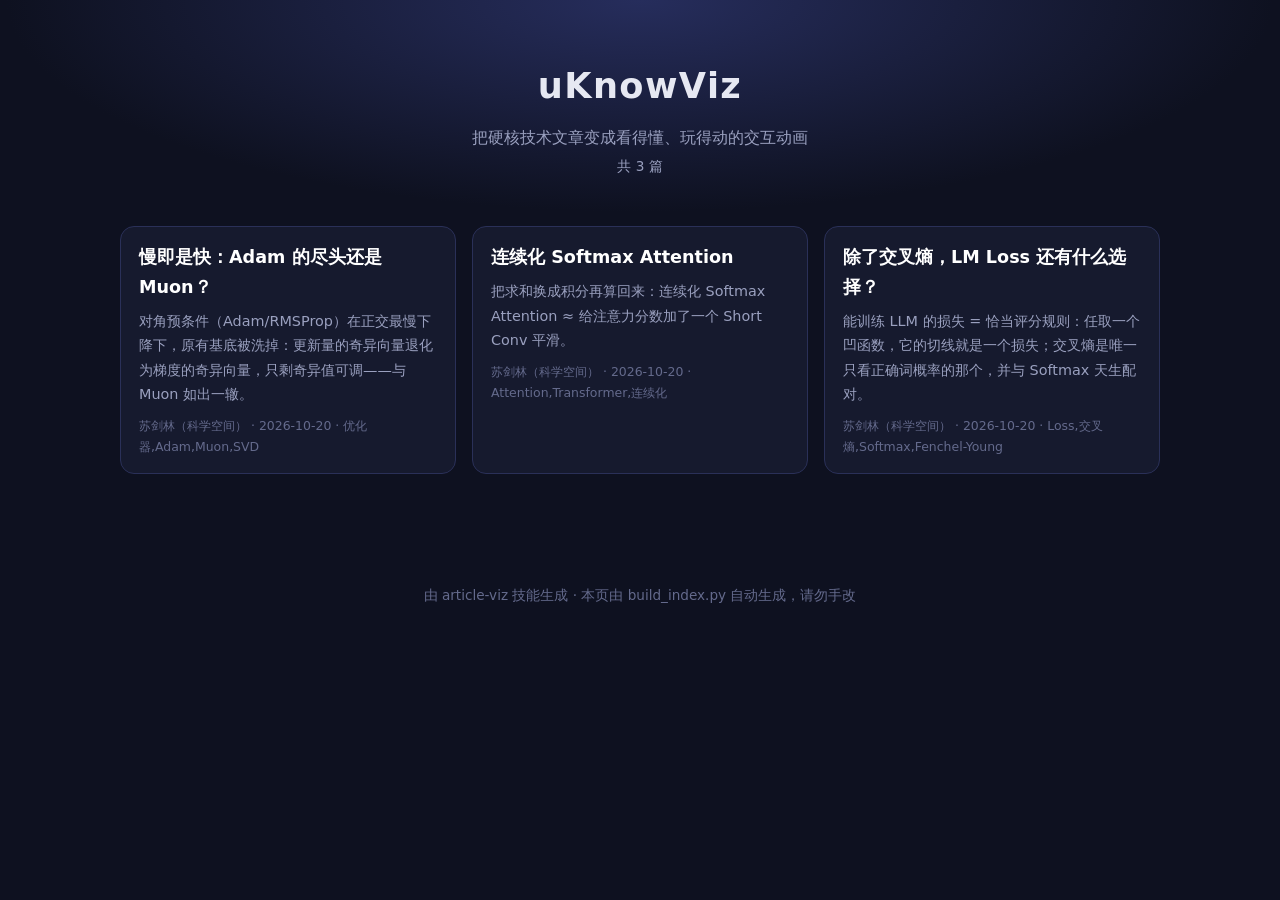
<file: index.html>
<!DOCTYPE html>
<html lang="zh-CN">
<head>
<meta charset="utf-8">
<meta name="viewport" content="width=device-width, initial-scale=1">
<title>uKnowViz · 技术文章可视化解读</title>
<style>
/* viz-core.css — uKnowViz 共享样式 v1
 * 语义配色：颜色代表“角色”而不是装饰，全站一致（见 references/style-guide.md）
 */
:root{
  --bg:#0e1120; --panel:#161a2e; --panel2:#1d2240; --line:#2a3058;
  --text:#e6e8f2; --muted:#9aa0bf; --dim:#646a8c;
  --new:#b197fc;     /* 文章提出的新方法 / 主角 */
  --base:#69db7c;    /* 基线 / 标准做法 / 正确 ✓ */
  --pa:#f59f4c;      /* 一分为二时的 A 部分（左 / 第一项） */
  --pb:#4dabf7;      /* 一分为二时的 B 部分（右 / 第二项） */
  --approx:#ffd43b;  /* 近似值 / 辅助量 / 输入数据 */
  --warn:#ff8787;    /* 负面结果 / 误差 / 警告 */
}
*{box-sizing:border-box}
html,body{margin:0;background:var(--bg);color:var(--text);
  font-family:"PingFang SC","Microsoft YaHei","Noto Sans SC",system-ui,sans-serif;line-height:1.7}
a{color:var(--pb)}
b,strong{color:#fff}

/* ---------- 页首 / 导航 / 页脚 ---------- */
header.hero{padding:56px 24px 32px;text-align:center;
  background:radial-gradient(ellipse at top,#262d5c 0%,var(--bg) 70%)}
header.hero h1{font-size:2.2rem;margin:0 0 8px;letter-spacing:.04em}
header.hero p{color:var(--muted);margin:4px 0}
header.hero .src{font-size:.85rem}
nav.toc{position:sticky;top:0;z-index:10;background:rgba(14,17,32,.92);backdrop-filter:blur(6px);
  border-bottom:1px solid var(--line);display:flex;gap:4px;justify-content:center;flex-wrap:wrap;padding:8px}
nav.toc a{color:var(--muted);text-decoration:none;font-size:.88rem;padding:4px 10px;border-radius:6px}
nav.toc a:hover{background:var(--panel2);color:var(--text)}
main{max-width:1080px;margin:0 auto;padding:12px 20px 80px}
footer{color:var(--dim);text-align:center;font-size:.85rem;padding:30px}

/* ---------- 章节 ---------- */
section{margin:44px 0;scroll-margin-top:56px}
h2{font-size:1.45rem;border-left:4px solid var(--new);padding-left:12px;margin:0 0 14px}
h2 .num{color:var(--new);margin-right:8px}
h3{font-size:1.1rem;margin:10px 0 6px;color:#fff}
.card{background:var(--panel);border:1px solid var(--line);border-radius:14px;padding:18px 20px;margin:14px 0}
.grid2{display:grid;grid-template-columns:1fr 1fr;gap:14px}
.grid3{display:grid;grid-template-columns:repeat(3,1fr);gap:14px}
@media(max-width:820px){.grid2,.grid3{grid-template-columns:1fr}}

/* ---------- 画布与控件 ---------- */
canvas{width:100%;display:block;border-radius:10px;background:#11152a}
canvas.clickable{cursor:pointer}
.cap{color:var(--muted);font-size:.85rem;text-align:center;margin:2px 0}
.controls{display:flex;flex-wrap:wrap;gap:10px 18px;align-items:center;margin:12px 0 4px;font-size:.92rem}
.controls label{display:flex;align-items:center;gap:8px;color:var(--muted)}
.controls input[type=range]{width:150px;accent-color:var(--new)}
.controls select{background:var(--panel2);color:var(--text);border:1px solid var(--line);border-radius:6px;padding:3px 6px}
button{background:var(--panel2);color:var(--text);border:1px solid var(--line);border-radius:8px;
  padding:6px 14px;cursor:pointer;font-size:.9rem;font-family:inherit}
button:hover{border-color:var(--new)}
button.primary{background:var(--new);color:#14112a;border:none;font-weight:600}
.val{font-family:Consolas,Menlo,monospace;color:var(--text);min-width:3.5em;display:inline-block}

/* 图例：<span><i class="sw new"></i>说明</span> */
.legend{display:flex;flex-wrap:wrap;gap:14px;font-size:.85rem;color:var(--muted);margin-top:8px}
.legend i{display:inline-block;width:12px;height:12px;border-radius:3px;margin-right:6px;vertical-align:-1px}
.sw.new{background:var(--new)} .sw.base{background:var(--base)} .sw.pa{background:var(--pa)}
.sw.pb{background:var(--pb)} .sw.approx{background:var(--approx)} .sw.warn{background:var(--warn)}
.sw.text{background:var(--text)} .sw.dashed{background:none;border:2px dashed var(--base)}

/* 实时数值读数 */
.readout{font-family:Consolas,Menlo,monospace;font-size:.88rem;background:#0f1326;border-radius:8px;
  padding:10px 12px;margin-top:10px;white-space:pre-wrap;color:#cfd3ee;overflow-x:auto}
.readout b{color:var(--new)}
.ok{color:var(--base)} .bad{color:var(--warn)}

/* ---------- 文字层 ---------- */
.note{color:var(--muted);font-size:.92rem}
.key{background:linear-gradient(90deg,rgba(177,151,252,.14),rgba(77,171,247,.06));
  border:1px solid rgba(177,151,252,.35);border-radius:12px;padding:12px 16px;margin:12px 0}
.plain{background:linear-gradient(135deg,rgba(105,219,124,.10),rgba(255,212,59,.06));
  border:1px solid rgba(105,219,124,.35);border-radius:12px;padding:12px 18px 12px 16px;margin:12px 0;font-size:.97rem}
.plain::before{content:"🧒 通俗地说";display:block;font-weight:700;color:var(--base);margin-bottom:4px}
.plain.how::before{content:"👀 怎么看这张图";color:var(--approx)}
.plain ul,.plain ol{margin:4px 0;padding-left:1.3em}
.schematic-note{color:var(--muted);font-size:.88rem}
.schematic-note::before{content:"⚠️ 示意图：";color:var(--warn);font-weight:600}

/* 三联比喻卡 */
.analogy{display:grid;grid-template-columns:repeat(3,1fr);gap:12px;margin:10px 0}
@media(max-width:820px){.analogy{grid-template-columns:1fr}}
.analogy>div{background:var(--panel2);border-radius:10px;padding:12px 14px}
.analogy .ico{font-size:1.8rem}
.analogy b{color:var(--new)}

/* 实验卡 */
.tag{display:inline-block;font-size:.75rem;padding:1px 8px;border-radius:99px;border:1px solid var(--line);color:var(--muted)}
.stat{font-size:2rem;font-weight:700;color:var(--new)}

/* 表格 / 术语表 */
table{border-collapse:collapse;width:100%;font-size:.9rem}
td,th{border-bottom:1px solid var(--line);padding:8px 10px;text-align:left;vertical-align:top}
th{color:var(--muted);font-weight:500}
dl.gloss{display:grid;grid-template-columns:170px 1fr;gap:8px 14px;margin:0}
dl.gloss dt{color:var(--new);font-weight:600}
dl.gloss dd{margin:0;color:#cfd3ee}
@media(max-width:820px){dl.gloss{grid-template-columns:1fr}}

/* 公式分步展开器（VIZ.stepper） */
.stepper .step{padding:6px 10px;border-left:3px solid transparent;border-radius:6px;margin:4px 0;transition:all .35s}
.stepper .step.cur{border-left-color:var(--new);background:rgba(177,151,252,.08)}
.stepper .step.hidden{display:none}
.stepper .step .why{color:var(--muted);font-size:.9rem;margin-left:4px}
.katex-display{overflow-x:auto;overflow-y:hidden;padding:4px 0}

/* 运行时错误横幅（VIZ 捕获的 JS 错误，便于自检） */
#viz-errors{position:fixed;bottom:0;left:0;right:0;background:#5c1a1a;color:#fff;font:12px Consolas,monospace;
  padding:6px 12px;z-index:99;white-space:pre-wrap;display:none}

/* ---------- 首页索引 ---------- */
.cards{display:grid;grid-template-columns:repeat(auto-fill,minmax(300px,1fr));gap:16px}
.cards a.item{display:block;text-decoration:none;color:var(--text);background:var(--panel);border:1px solid var(--line);
  border-radius:14px;padding:16px 18px;transition:border-color .2s,transform .2s}
.cards a.item:hover{border-color:var(--new);transform:translateY(-2px)}
.cards .item h3{margin:0 0 6px;color:#fff}
.cards .item p{margin:0 0 8px;color:var(--muted);font-size:.9rem}
.cards .item .meta{font-size:.78rem;color:var(--dim)}

</style>
</head>
<body>
<header class="hero">
  <h1>uKnowViz</h1>
  <p>把硬核技术文章变成看得懂、玩得动的交互动画</p>
  <p class="src">共 3 篇</p>
</header>
<main>
<div class="cards">
  <a class="item" href="adam-to-muon-orthogonal-slowest-descent/index.html">
    <h3>慢即是快：Adam 的尽头还是 Muon？</h3>
    <p>对角预条件（Adam/RMSProp）在正交最慢下降下，原有基底被洗掉：更新量的奇异向量退化为梯度的奇异向量，只剩奇异值可调——与 Muon 如出一辙。</p>
    <div class="meta">苏剑林（科学空间） · 2026-10-20 · 优化器,Adam,Muon,SVD</div>
  </a>
  <a class="item" href="continuous-softmax-attention/index.html">
    <h3>连续化 Softmax Attention</h3>
    <p>把求和换成积分再算回来：连续化 Softmax Attention ≈ 给注意力分数加了一个 Short Conv 平滑。</p>
    <div class="meta">苏剑林（科学空间） · 2026-10-20 · Attention,Transformer,连续化</div>
  </a>
  <a class="item" href="lm-loss-proper-scoring-rules/index.html">
    <h3>除了交叉熵，LM Loss 还有什么选择？</h3>
    <p>能训练 LLM 的损失 = 恰当评分规则：任取一个凹函数，它的切线就是一个损失；交叉熵是唯一只看正确词概率的那个，并与 Softmax 天生配对。</p>
    <div class="meta">苏剑林（科学空间） · 2026-10-20 · Loss,交叉熵,Softmax,Fenchel-Young</div>
  </a>
</div>
</main>
<footer>由 article-viz 技能生成 · 本页由 build_index.py 自动生成，请勿手改</footer>
</body>
</html>
</file>
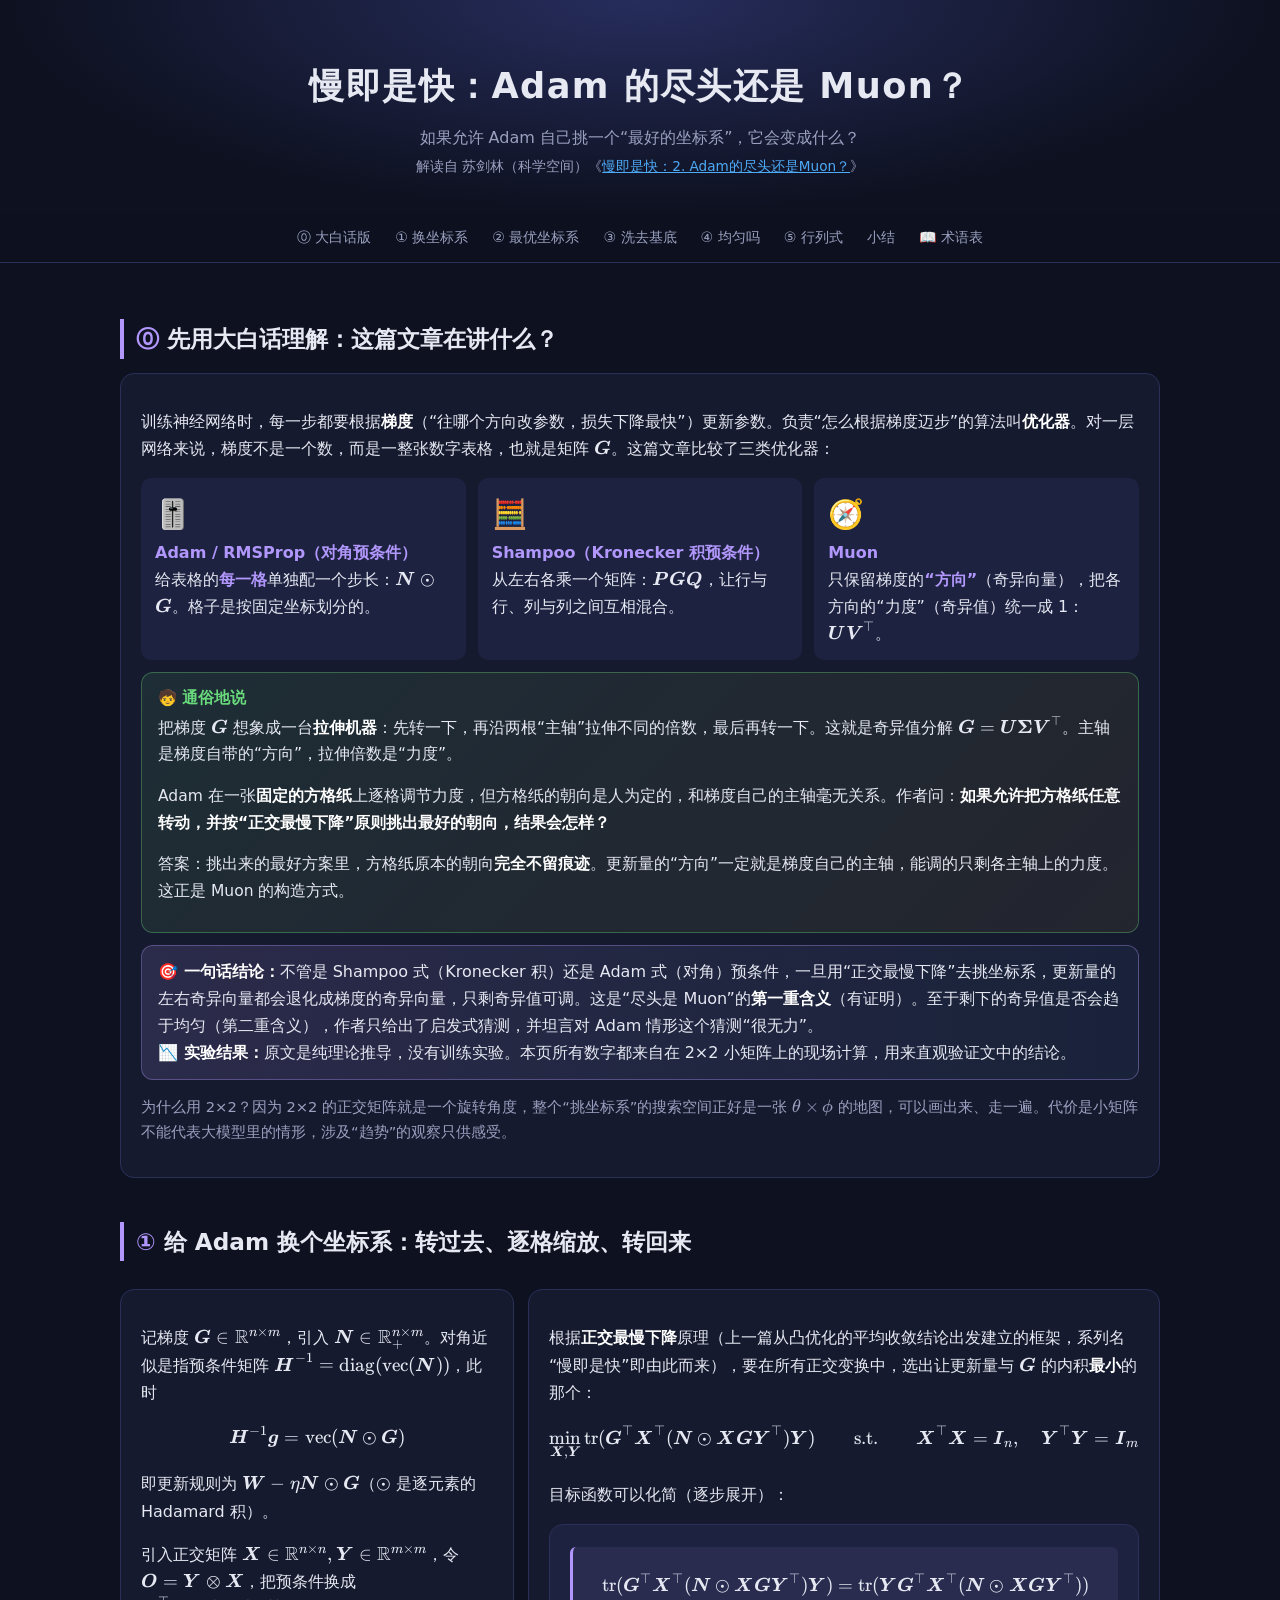
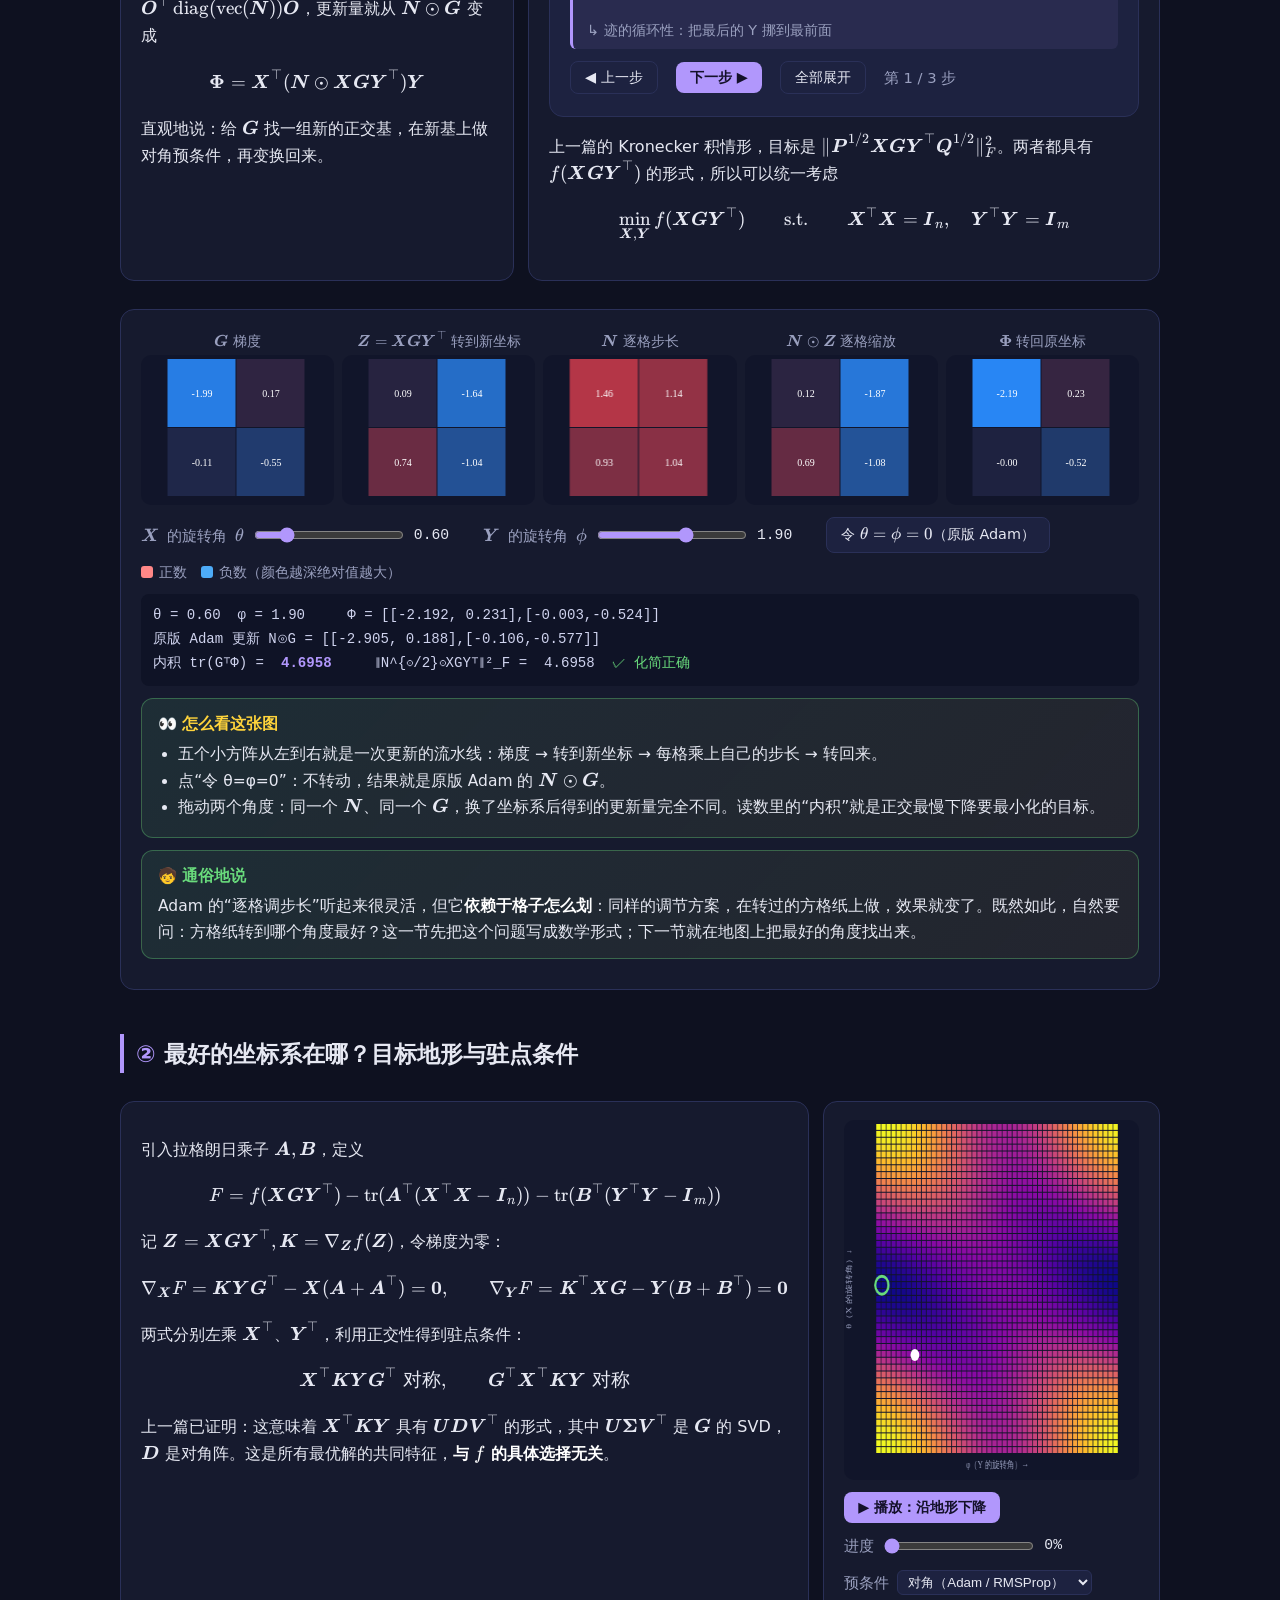
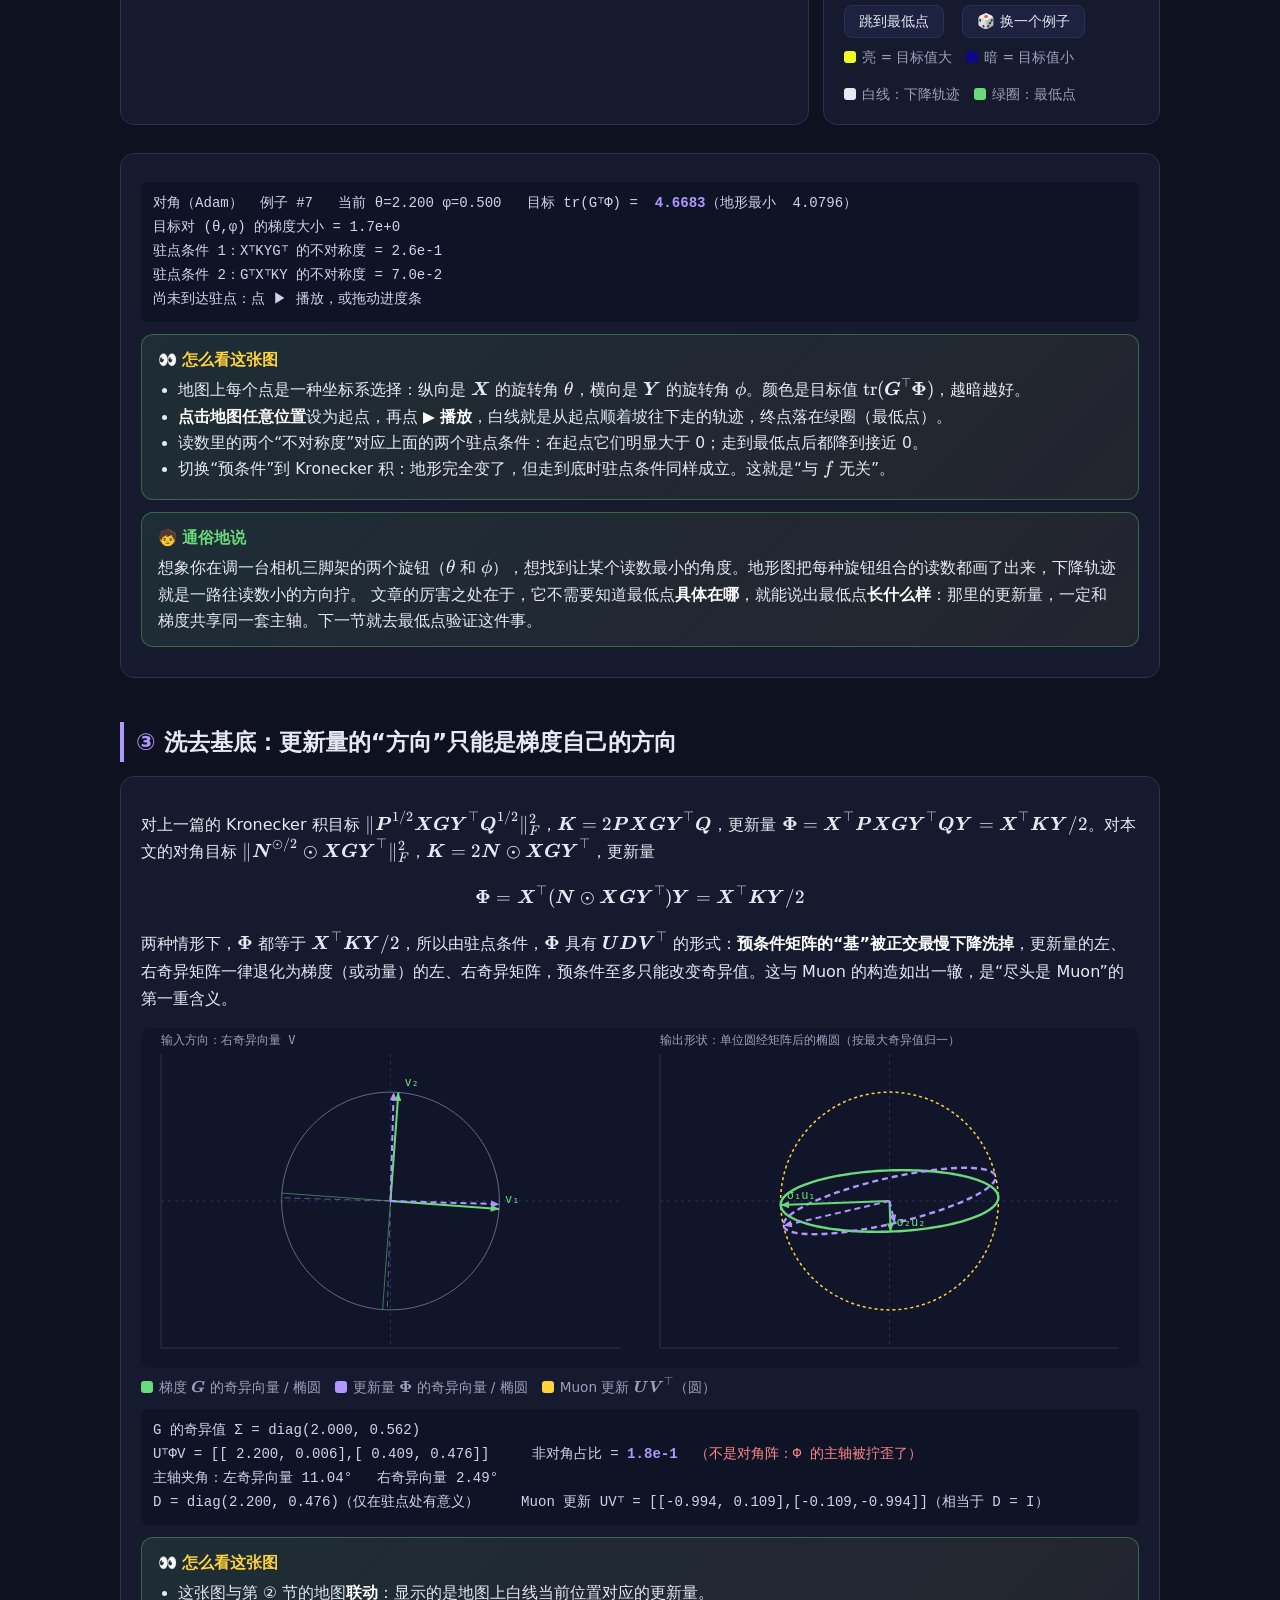
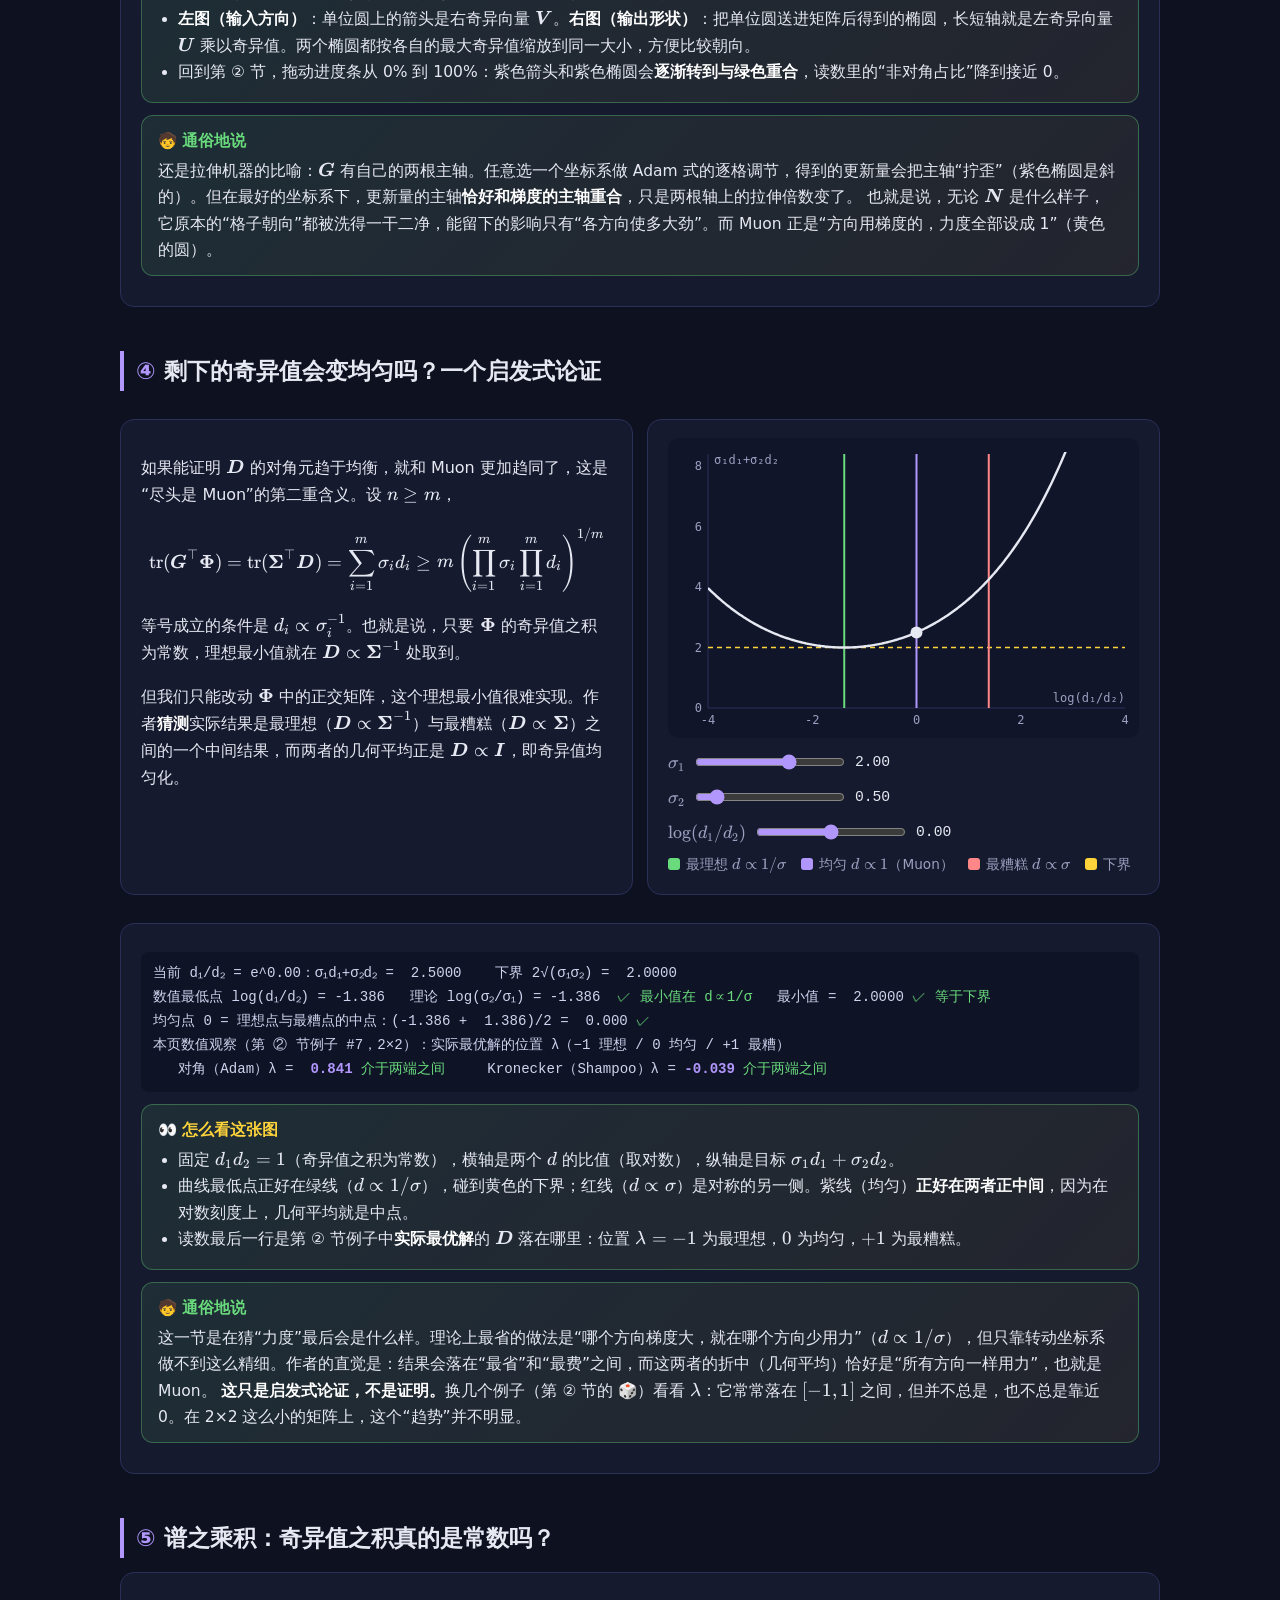
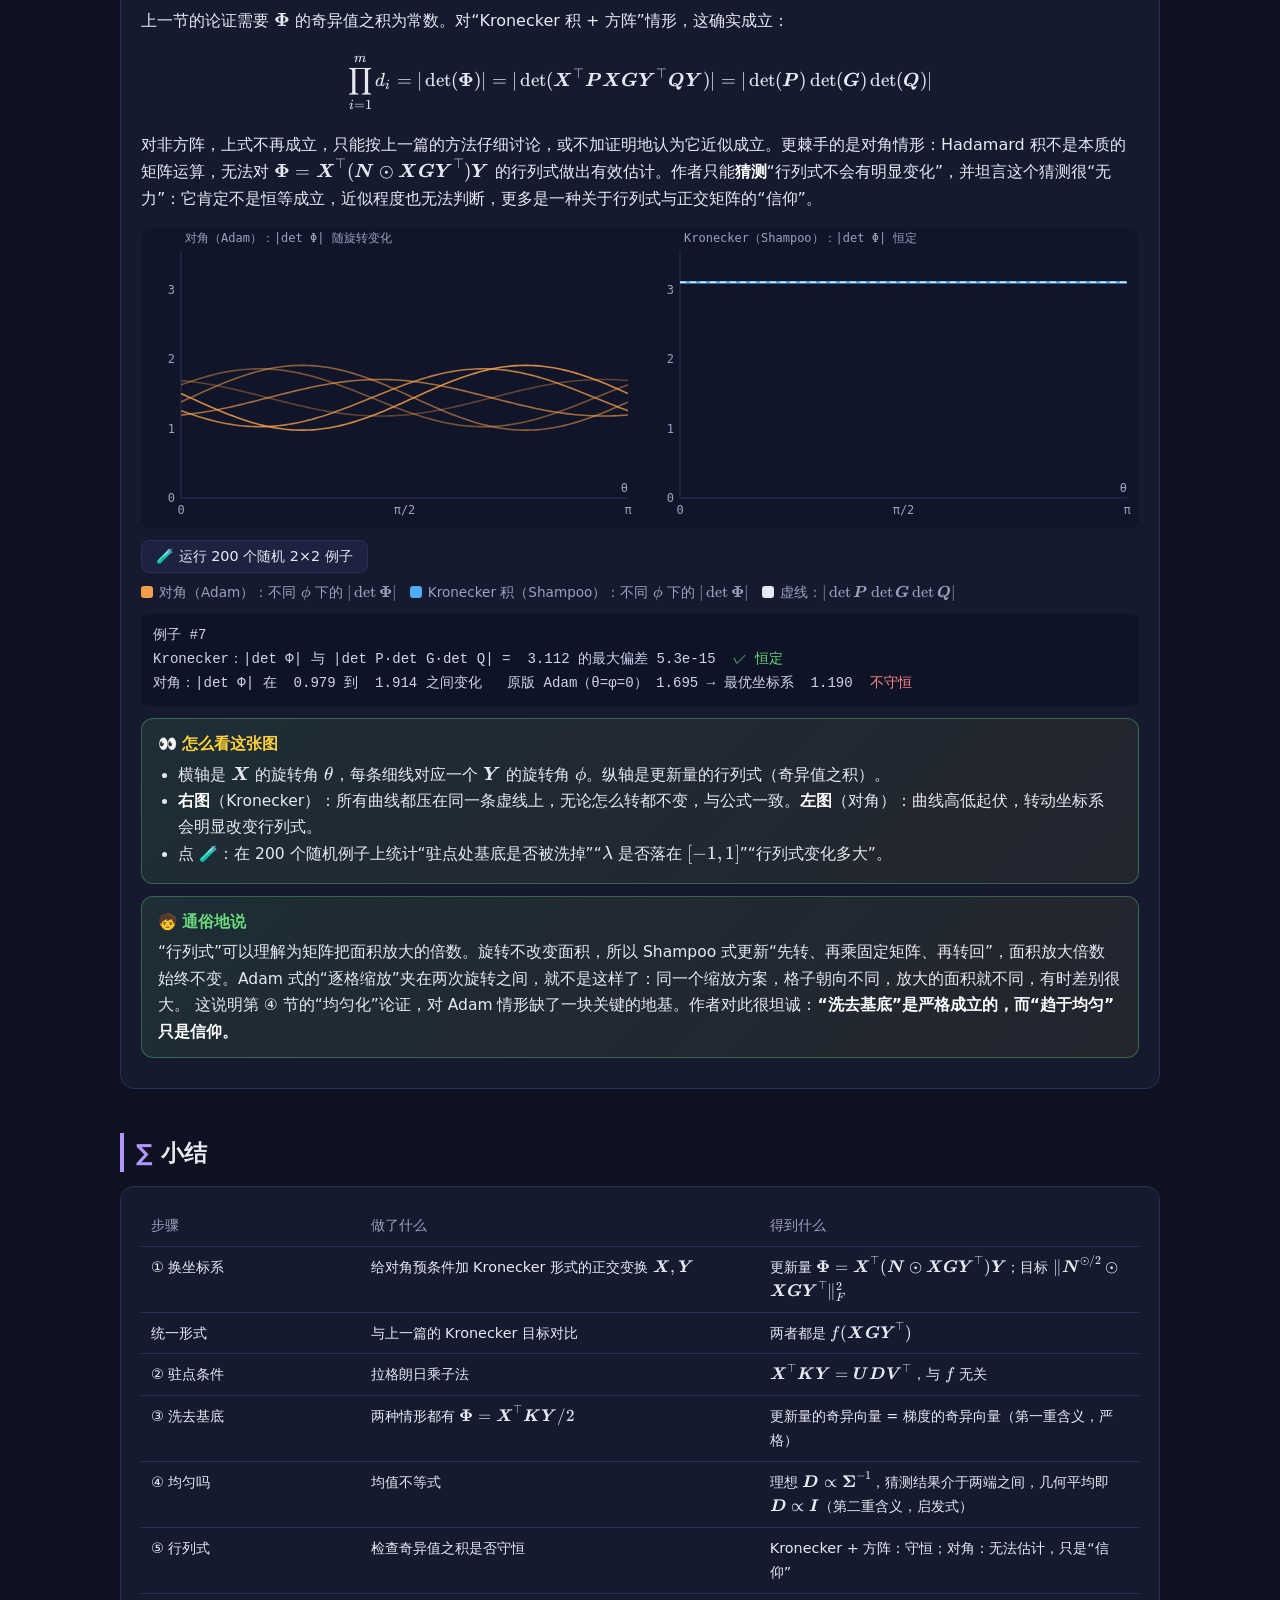
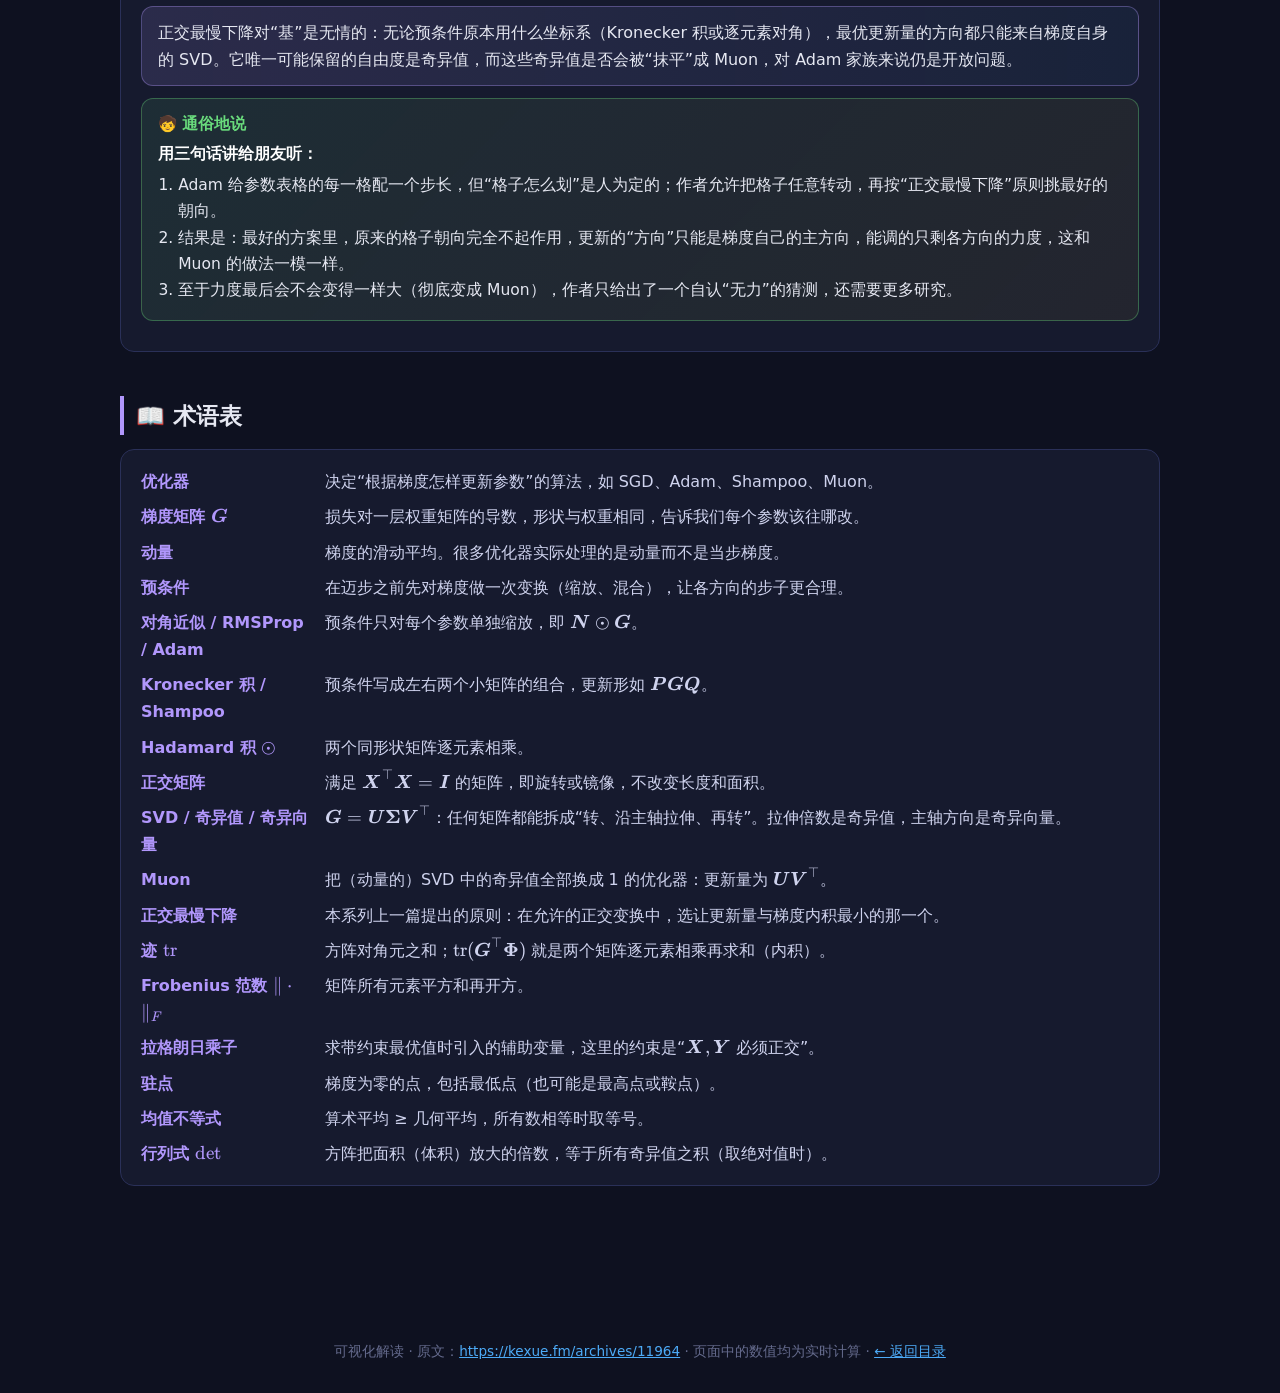
<file: adam-to-muon-orthogonal-slowest-descent/index.html>
<!DOCTYPE html>
<html lang="zh-CN">
<head>
<meta charset="utf-8">
<meta name="viewport" content="width=device-width, initial-scale=1">
<title>慢即是快：Adam 的尽头还是 Muon？ · 可视化解读</title>
<!-- 首页索引（build_index.py）读取以下 viz:* 元信息 -->
<meta name="viz:title" content="慢即是快：Adam 的尽头还是 Muon？">
<meta name="viz:summary" content="对角预条件（Adam/RMSProp）在正交最慢下降下，原有基底被洗掉：更新量的奇异向量退化为梯度的奇异向量，只剩奇异值可调——与 Muon 如出一辙。">
<meta name="viz:source" content="https://kexue.fm/archives/11964">
<meta name="viz:author" content="苏剑林（科学空间）">
<meta name="viz:date" content="2026-10-20">
<meta name="viz:tags" content="优化器,Adam,Muon,SVD">
<!-- KaTeX：优先本地 _lib，失败时 viz-core 自动回退 CDN -->
<link rel="stylesheet" href="../_lib/katex/katex.min.css">
<script src="../_lib/katex/katex.min.js"></script>
<script src="../_lib/katex/contrib/auto-render.min.js"></script>
<style>
/* ==== viz-core.css（内联快照，勿手改；页面专属样式写在下方） ==== */
/* viz-core.css — uKnowViz 共享样式 v1
 * 语义配色：颜色代表“角色”而不是装饰，全站一致（见 references/style-guide.md）
 */
:root{
  --bg:#0e1120; --panel:#161a2e; --panel2:#1d2240; --line:#2a3058;
  --text:#e6e8f2; --muted:#9aa0bf; --dim:#646a8c;
  --new:#b197fc;     /* 文章提出的新方法 / 主角 */
  --base:#69db7c;    /* 基线 / 标准做法 / 正确 ✓ */
  --pa:#f59f4c;      /* 一分为二时的 A 部分（左 / 第一项） */
  --pb:#4dabf7;      /* 一分为二时的 B 部分（右 / 第二项） */
  --approx:#ffd43b;  /* 近似值 / 辅助量 / 输入数据 */
  --warn:#ff8787;    /* 负面结果 / 误差 / 警告 */
}
*{box-sizing:border-box}
html,body{margin:0;background:var(--bg);color:var(--text);
  font-family:"PingFang SC","Microsoft YaHei","Noto Sans SC",system-ui,sans-serif;line-height:1.7}
a{color:var(--pb)}
b,strong{color:#fff}

/* ---------- 页首 / 导航 / 页脚 ---------- */
header.hero{padding:56px 24px 32px;text-align:center;
  background:radial-gradient(ellipse at top,#262d5c 0%,var(--bg) 70%)}
header.hero h1{font-size:2.2rem;margin:0 0 8px;letter-spacing:.04em}
header.hero p{color:var(--muted);margin:4px 0}
header.hero .src{font-size:.85rem}
nav.toc{position:sticky;top:0;z-index:10;background:rgba(14,17,32,.92);backdrop-filter:blur(6px);
  border-bottom:1px solid var(--line);display:flex;gap:4px;justify-content:center;flex-wrap:wrap;padding:8px}
nav.toc a{color:var(--muted);text-decoration:none;font-size:.88rem;padding:4px 10px;border-radius:6px}
nav.toc a:hover{background:var(--panel2);color:var(--text)}
main{max-width:1080px;margin:0 auto;padding:12px 20px 80px}
footer{color:var(--dim);text-align:center;font-size:.85rem;padding:30px}

/* ---------- 章节 ---------- */
section{margin:44px 0;scroll-margin-top:56px}
h2{font-size:1.45rem;border-left:4px solid var(--new);padding-left:12px;margin:0 0 14px}
h2 .num{color:var(--new);margin-right:8px}
h3{font-size:1.1rem;margin:10px 0 6px;color:#fff}
.card{background:var(--panel);border:1px solid var(--line);border-radius:14px;padding:18px 20px;margin:14px 0}
.grid2{display:grid;grid-template-columns:1fr 1fr;gap:14px}
.grid3{display:grid;grid-template-columns:repeat(3,1fr);gap:14px}
@media(max-width:820px){.grid2,.grid3{grid-template-columns:1fr}}

/* ---------- 画布与控件 ---------- */
canvas{width:100%;display:block;border-radius:10px;background:#11152a}
canvas.clickable{cursor:pointer}
.cap{color:var(--muted);font-size:.85rem;text-align:center;margin:2px 0}
.controls{display:flex;flex-wrap:wrap;gap:10px 18px;align-items:center;margin:12px 0 4px;font-size:.92rem}
.controls label{display:flex;align-items:center;gap:8px;color:var(--muted)}
.controls input[type=range]{width:150px;accent-color:var(--new)}
.controls select{background:var(--panel2);color:var(--text);border:1px solid var(--line);border-radius:6px;padding:3px 6px}
button{background:var(--panel2);color:var(--text);border:1px solid var(--line);border-radius:8px;
  padding:6px 14px;cursor:pointer;font-size:.9rem;font-family:inherit}
button:hover{border-color:var(--new)}
button.primary{background:var(--new);color:#14112a;border:none;font-weight:600}
.val{font-family:Consolas,Menlo,monospace;color:var(--text);min-width:3.5em;display:inline-block}

/* 图例：<span><i class="sw new"></i>说明</span> */
.legend{display:flex;flex-wrap:wrap;gap:14px;font-size:.85rem;color:var(--muted);margin-top:8px}
.legend i{display:inline-block;width:12px;height:12px;border-radius:3px;margin-right:6px;vertical-align:-1px}
.sw.new{background:var(--new)} .sw.base{background:var(--base)} .sw.pa{background:var(--pa)}
.sw.pb{background:var(--pb)} .sw.approx{background:var(--approx)} .sw.warn{background:var(--warn)}
.sw.text{background:var(--text)} .sw.dashed{background:none;border:2px dashed var(--base)}

/* 实时数值读数 */
.readout{font-family:Consolas,Menlo,monospace;font-size:.88rem;background:#0f1326;border-radius:8px;
  padding:10px 12px;margin-top:10px;white-space:pre-wrap;color:#cfd3ee;overflow-x:auto}
.readout b{color:var(--new)}
.ok{color:var(--base)} .bad{color:var(--warn)}

/* ---------- 文字层 ---------- */
.note{color:var(--muted);font-size:.92rem}
.key{background:linear-gradient(90deg,rgba(177,151,252,.14),rgba(77,171,247,.06));
  border:1px solid rgba(177,151,252,.35);border-radius:12px;padding:12px 16px;margin:12px 0}
.plain{background:linear-gradient(135deg,rgba(105,219,124,.10),rgba(255,212,59,.06));
  border:1px solid rgba(105,219,124,.35);border-radius:12px;padding:12px 18px 12px 16px;margin:12px 0;font-size:.97rem}
.plain::before{content:"🧒 通俗地说";display:block;font-weight:700;color:var(--base);margin-bottom:4px}
.plain.how::before{content:"👀 怎么看这张图";color:var(--approx)}
.plain ul,.plain ol{margin:4px 0;padding-left:1.3em}
.schematic-note{color:var(--muted);font-size:.88rem}
.schematic-note::before{content:"⚠️ 示意图：";color:var(--warn);font-weight:600}

/* 三联比喻卡 */
.analogy{display:grid;grid-template-columns:repeat(3,1fr);gap:12px;margin:10px 0}
@media(max-width:820px){.analogy{grid-template-columns:1fr}}
.analogy>div{background:var(--panel2);border-radius:10px;padding:12px 14px}
.analogy .ico{font-size:1.8rem}
.analogy b{color:var(--new)}

/* 实验卡 */
.tag{display:inline-block;font-size:.75rem;padding:1px 8px;border-radius:99px;border:1px solid var(--line);color:var(--muted)}
.stat{font-size:2rem;font-weight:700;color:var(--new)}

/* 表格 / 术语表 */
table{border-collapse:collapse;width:100%;font-size:.9rem}
td,th{border-bottom:1px solid var(--line);padding:8px 10px;text-align:left;vertical-align:top}
th{color:var(--muted);font-weight:500}
dl.gloss{display:grid;grid-template-columns:170px 1fr;gap:8px 14px;margin:0}
dl.gloss dt{color:var(--new);font-weight:600}
dl.gloss dd{margin:0;color:#cfd3ee}
@media(max-width:820px){dl.gloss{grid-template-columns:1fr}}

/* 公式分步展开器（VIZ.stepper） */
.stepper .step{padding:6px 10px;border-left:3px solid transparent;border-radius:6px;margin:4px 0;transition:all .35s}
.stepper .step.cur{border-left-color:var(--new);background:rgba(177,151,252,.08)}
.stepper .step.hidden{display:none}
.stepper .step .why{color:var(--muted);font-size:.9rem;margin-left:4px}
.katex-display{overflow-x:auto;overflow-y:hidden;padding:4px 0}

/* 运行时错误横幅（VIZ 捕获的 JS 错误，便于自检） */
#viz-errors{position:fixed;bottom:0;left:0;right:0;background:#5c1a1a;color:#fff;font:12px Consolas,monospace;
  padding:6px 12px;z-index:99;white-space:pre-wrap;display:none}

/* ---------- 首页索引 ---------- */
.cards{display:grid;grid-template-columns:repeat(auto-fill,minmax(300px,1fr));gap:16px}
.cards a.item{display:block;text-decoration:none;color:var(--text);background:var(--panel);border:1px solid var(--line);
  border-radius:14px;padding:16px 18px;transition:border-color .2s,transform .2s}
.cards a.item:hover{border-color:var(--new);transform:translateY(-2px)}
.cards .item h3{margin:0 0 6px;color:#fff}
.cards .item p{margin:0 0 8px;color:var(--muted);font-size:.9rem}
.cards .item .meta{font-size:.78rem;color:var(--dim)}

/* ==== 页面专属样式 ==== */
.pipe{display:grid;grid-template-columns:repeat(5,1fr);gap:8px}
@media(max-width:820px){.pipe{grid-template-columns:repeat(2,1fr)}}
</style>
</head>
<body>
<header class="hero">
  <h1>慢即是快：Adam 的尽头还是 Muon？</h1>
  <p>如果允许 Adam 自己挑一个“最好的坐标系”，它会变成什么？</p>
  <p class="src">解读自 苏剑林（科学空间）《<a href="https://kexue.fm/archives/11964" target="_blank">慢即是快：2. Adam的尽头还是Muon？</a>》</p>
</header>
<nav class="toc">
  <a href="#s0">⓪ 大白话版</a><a href="#s1">① 换坐标系</a><a href="#s2">② 最优坐标系</a><a href="#s3">③ 洗去基底</a>
  <a href="#s4">④ 均匀吗</a><a href="#s5">⑤ 行列式</a><a href="#summary">小结</a><a href="#gloss">📖 术语表</a>
</nav>
<main>

<!-- ================= ⓪ ================= -->
<section id="s0">
  <h2><span class="num">⓪</span>先用大白话理解：这篇文章在讲什么？</h2>
  <div class="card">
    <p>训练神经网络时，每一步都要根据<b>梯度</b>（“往哪个方向改参数，损失下降最快”）更新参数。负责“怎么根据梯度迈步”的算法叫<b>优化器</b>。对一层网络来说，梯度不是一个数，而是一整张数字表格，也就是矩阵 $\boldsymbol{G}$。这篇文章比较了三类优化器：</p>
    <div class="analogy">
      <div><div class="ico">🎚️</div><b>Adam / RMSProp（对角预条件）</b><br>给表格的<b>每一格</b>单独配一个步长：$\boldsymbol{N}\odot\boldsymbol{G}$。格子是按固定坐标划分的。</div>
      <div><div class="ico">🧮</div><b>Shampoo（Kronecker 积预条件）</b><br>从左右各乘一个矩阵：$\boldsymbol{P}\boldsymbol{G}\boldsymbol{Q}$，让行与行、列与列之间互相混合。</div>
      <div><div class="ico">🧭</div><b>Muon</b><br>只保留梯度的<b>“方向”</b>（奇异向量），把各方向的“力度”（奇异值）统一成 1：$\boldsymbol{U}\boldsymbol{V}^{\top}$。</div>
    </div>
    <div class="plain">
      <p style="margin-top:0">把梯度 $\boldsymbol{G}$ 想象成一台<b>拉伸机器</b>：先转一下，再沿两根“主轴”拉伸不同的倍数，最后再转一下。这就是奇异值分解 $\boldsymbol{G}=\boldsymbol{U}\boldsymbol{\Sigma}\boldsymbol{V}^{\top}$。主轴是梯度自带的“方向”，拉伸倍数是“力度”。</p>
      <p>Adam 在一张<b>固定的方格纸</b>上逐格调节力度，但方格纸的朝向是人为定的，和梯度自己的主轴毫无关系。作者问：<b>如果允许把方格纸任意转动，并按“正交最慢下降”原则挑出最好的朝向，结果会怎样？</b></p>
      <p>答案：挑出来的最好方案里，方格纸原本的朝向<b>完全不留痕迹</b>。更新量的“方向”一定就是梯度自己的主轴，能调的只剩各主轴上的力度。这正是 Muon 的构造方式。</p>
    </div>
    <div class="key">
      <b>🎯 一句话结论：</b>不管是 Shampoo 式（Kronecker 积）还是 Adam 式（对角）预条件，一旦用“正交最慢下降”去挑坐标系，更新量的左右奇异向量都会退化成梯度的奇异向量，只剩奇异值可调。这是“尽头是 Muon”的<b>第一重含义</b>（有证明）。至于剩下的奇异值是否会趋于均匀（第二重含义），作者只给出了启发式猜测，并坦言对 Adam 情形这个猜测“很无力”。<br>
      <b>📉 实验结果：</b>原文是纯理论推导，没有训练实验。本页所有数字都来自在 2×2 小矩阵上的现场计算，用来直观验证文中的结论。
    </div>
    <p class="note">为什么用 2×2？因为 2×2 的正交矩阵就是一个旋转角度，整个“挑坐标系”的搜索空间正好是一张 $\theta\times\phi$ 的地图，可以画出来、走一遍。代价是小矩阵不能代表大模型里的情形，涉及“趋势”的观察只供感受。</p>
  </div>
</section>

<!-- ================= ① ================= -->
<section id="s1">
  <h2><span class="num">①</span>给 Adam 换个坐标系：转过去、逐格缩放、转回来</h2>
  <div class="grid2">
    <div class="card">
      <p>记梯度 $\boldsymbol{G}\in\mathbb{R}^{n\times m}$，引入 $\boldsymbol{N}\in\mathbb{R}_+^{n\times m}$。对角近似是指预条件矩阵 $\boldsymbol{H}^{-1}=\mathop{\text{diag}}(\mathop{\text{vec}}(\boldsymbol{N}))$，此时</p>
      $$\boldsymbol{H}^{-1} \boldsymbol{g} = \mathop{\text{vec}}(\boldsymbol{N}\odot\boldsymbol{G})$$
      <p>即更新规则为 $\boldsymbol{W} - \eta \boldsymbol{N}\odot\boldsymbol{G}$（$\odot$ 是逐元素的 Hadamard 积）。</p>
      <p>引入正交矩阵 $\boldsymbol{X}\in\mathbb{R}^{n\times n},\boldsymbol{Y}\in\mathbb{R}^{m\times m}$，令 $\boldsymbol{O} = \boldsymbol{Y}\otimes\boldsymbol{X}$，把预条件换成 $\boldsymbol{O}^{\top}\mathop{\text{diag}}(\mathop{\text{vec}}(\boldsymbol{N}))\boldsymbol{O}$，更新量就从 $\boldsymbol{N}\odot\boldsymbol{G}$ 变成</p>
      $$\boldsymbol{\Phi}=\boldsymbol{X}^{\top}(\boldsymbol{N}\odot\boldsymbol{X}\boldsymbol{G}\boldsymbol{Y}^{\top})\boldsymbol{Y}$$
      <p>直观地说：给 $\boldsymbol{G}$ 找一组新的正交基，在新基上做对角预条件，再变换回来。</p>
    </div>
    <div class="card">
      <p>根据<b>正交最慢下降</b>原理（上一篇从凸优化的平均收敛结论出发建立的框架，系列名“慢即是快”即由此而来），要在所有正交变换中，选出让更新量与 $\boldsymbol{G}$ 的内积<b>最小</b>的那个：</p>
      $$\min_{\boldsymbol{X},\boldsymbol{Y}} \mathop{\text{tr}}(\boldsymbol{G}^{\top}\boldsymbol{X}^{\top}(\boldsymbol{N}\odot\boldsymbol{X}\boldsymbol{G}\boldsymbol{Y}^{\top})\boldsymbol{Y})\qquad\text{s.t.}\qquad \boldsymbol{X}^{\top}\boldsymbol{X} = \boldsymbol{I}_n,\quad \boldsymbol{Y}^{\top}\boldsymbol{Y} = \boldsymbol{I}_m$$
      <p>目标函数可以化简（逐步展开）：</p>
      <div id="st1" class="card" style="background:var(--panel2)"></div>
      <p>上一篇的 Kronecker 积情形，目标是 $\Vert\boldsymbol{P}^{1/2}\boldsymbol{X}\boldsymbol{G}\boldsymbol{Y}^{\top}\boldsymbol{Q}^{1/2}\Vert_F^2$。两者都具有 $f(\boldsymbol{X} \boldsymbol{G} \boldsymbol{Y}^{\top})$ 的形式，所以可以统一考虑</p>
      $$\min_{\boldsymbol{X}, \boldsymbol{Y}} f(\boldsymbol{X} \boldsymbol{G} \boldsymbol{Y}^{\top}) \qquad\text{s.t.}\qquad \boldsymbol{X}^{\top}\boldsymbol{X} = \boldsymbol{I}_n,\quad \boldsymbol{Y}^{\top}\boldsymbol{Y} = \boldsymbol{I}_m$$
    </div>
  </div>
  <div class="card">
    <div class="pipe">
      <div><div class="cap">$\boldsymbol{G}$ 梯度</div><canvas id="c1a" style="height:150px"></canvas></div>
      <div><div class="cap">$\boldsymbol{Z}=\boldsymbol{X}\boldsymbol{G}\boldsymbol{Y}^{\top}$ 转到新坐标</div><canvas id="c1b" style="height:150px"></canvas></div>
      <div><div class="cap">$\boldsymbol{N}$ 逐格步长</div><canvas id="c1c" style="height:150px"></canvas></div>
      <div><div class="cap">$\boldsymbol{N}\odot\boldsymbol{Z}$ 逐格缩放</div><canvas id="c1d" style="height:150px"></canvas></div>
      <div><div class="cap">$\boldsymbol{\Phi}$ 转回原坐标</div><canvas id="c1e" style="height:150px"></canvas></div>
    </div>
    <div class="controls">
      <label>$\boldsymbol{X}$ 的旋转角 $\theta$ <input type="range" id="c1-th" min="0" max="3.1416" step="0.01" value="0.6"><span class="val" data-for="c1-th"></span></label>
      <label>$\boldsymbol{Y}$ 的旋转角 $\phi$ <input type="range" id="c1-ph" min="0" max="3.1416" step="0.01" value="1.9"><span class="val" data-for="c1-ph"></span></label>
      <button id="c1-zero">令 $\theta=\phi=0$（原版 Adam）</button>
    </div>
    <div class="legend"><span><i class="sw warn"></i>正数</span><span><i class="sw pb"></i>负数（颜色越深绝对值越大）</span></div>
    <div class="readout" id="c1-out"></div>
    <div class="plain how">
      <ul>
        <li>五个小方阵从左到右就是一次更新的流水线：梯度 → 转到新坐标 → 每格乘上自己的步长 → 转回来。</li>
        <li>点“令 θ=φ=0”：不转动，结果就是原版 Adam 的 $\boldsymbol{N}\odot\boldsymbol{G}$。</li>
        <li>拖动两个角度：同一个 $\boldsymbol{N}$、同一个 $\boldsymbol{G}$，换了坐标系后得到的更新量完全不同。读数里的“内积”就是正交最慢下降要最小化的目标。</li>
      </ul>
    </div>
    <div class="plain">
      Adam 的“逐格调步长”听起来很灵活，但它<b>依赖于格子怎么划</b>：同样的调节方案，在转过的方格纸上做，效果就变了。既然如此，自然要问：方格纸转到哪个角度最好？这一节先把这个问题写成数学形式；下一节就在地图上把最好的角度找出来。
    </div>
  </div>
</section>

<!-- ================= ② ================= -->
<section id="s2">
  <h2><span class="num">②</span>最好的坐标系在哪？目标地形与驻点条件</h2>
  <div class="grid2">
    <div class="card">
      <p>引入拉格朗日乘子 $\boldsymbol{A},\boldsymbol{B}$，定义</p>
      $$F = f(\boldsymbol{X} \boldsymbol{G} \boldsymbol{Y}^{\top}) - \mathop{\text{tr}}(\boldsymbol{A}^{\top}(\boldsymbol{X}^{\top}\boldsymbol{X} - \boldsymbol{I}_n)) - \mathop{\text{tr}}(\boldsymbol{B}^{\top}(\boldsymbol{Y}^{\top}\boldsymbol{Y} - \boldsymbol{I}_m))$$
      <p>记 $\boldsymbol{Z} = \boldsymbol{X} \boldsymbol{G} \boldsymbol{Y}^{\top}, \boldsymbol{K} = \nabla_{\boldsymbol{Z}} f(\boldsymbol{Z})$，令梯度为零：</p>
      $$\nabla_{\boldsymbol{X}} F = \boldsymbol{K} \boldsymbol{Y} \boldsymbol{G}^{\top} - \boldsymbol{X}(\boldsymbol{A} + \boldsymbol{A}^{\top}) = \boldsymbol{0},\qquad \nabla_{\boldsymbol{Y}} F = \boldsymbol{K}^{\top} \boldsymbol{X} \boldsymbol{G} - \boldsymbol{Y}(\boldsymbol{B} + \boldsymbol{B}^{\top}) = \boldsymbol{0}$$
      <p>两式分别左乘 $\boldsymbol{X}^{\top}$、$\boldsymbol{Y}^{\top}$，利用正交性得到驻点条件：</p>
      $$\boldsymbol{X}^{\top}\boldsymbol{K}\boldsymbol{Y}\boldsymbol{G}^{\top}\,\,\text{对称},\qquad\boldsymbol{G}^{\top}\boldsymbol{X}^{\top}\boldsymbol{K}\boldsymbol{Y}\,\,\text{对称}$$
      <p>上一篇已证明：这意味着 $\boldsymbol{X}^{\top}\boldsymbol{K}\boldsymbol{Y}$ 具有 $\boldsymbol{U}\boldsymbol{D}\boldsymbol{V}^{\top}$ 的形式，其中 $\boldsymbol{U}\boldsymbol{\Sigma}\boldsymbol{V}^{\top}$ 是 $\boldsymbol{G}$ 的 SVD，$\boldsymbol{D}$ 是对角阵。这是所有最优解的共同特征，<b>与 $f$ 的具体选择无关</b>。</p>
    </div>
    <div class="card">
      <canvas id="c2" style="height:360px"></canvas>
      <div class="controls">
        <button class="primary" id="c2-play">▶ 播放：沿地形下降</button>
        <label>进度 <input type="range" id="c2-t" min="0" max="1" step="0.001" value="0"><span class="val" id="c2-tv">0%</span></label>
      </div>
      <div class="controls">
        <label>预条件 <select id="c2-mode"><option value="diag">对角（Adam / RMSProp）</option><option value="kron">Kronecker 积（Shampoo）</option></select></label>
        <button id="c2-best">跳到最低点</button><button id="c2-rand">🎲 换一个例子</button>
      </div>
      <div class="legend"><span><i class="sw" style="background:#f0f921"></i>亮 = 目标值大</span><span><i class="sw" style="background:#0d0887"></i>暗 = 目标值小</span><span><i class="sw text"></i>白线：下降轨迹</span><span><i class="sw base"></i>绿圈：最低点</span></div>
    </div>
  </div>
  <div class="card">
    <div class="readout" id="c2-out"></div>
    <div class="plain how">
      <ul>
        <li>地图上每个点是一种坐标系选择：纵向是 $\boldsymbol{X}$ 的旋转角 $\theta$，横向是 $\boldsymbol{Y}$ 的旋转角 $\phi$。颜色是目标值 $\mathop{\text{tr}}(\boldsymbol{G}^{\top}\boldsymbol{\Phi})$，越暗越好。</li>
        <li><b>点击地图任意位置</b>设为起点，再点 <b>▶ 播放</b>，白线就是从起点顺着坡往下走的轨迹，终点落在绿圈（最低点）。</li>
        <li>读数里的两个“不对称度”对应上面的两个驻点条件：在起点它们明显大于 0；走到最低点后都降到接近 0。</li>
        <li>切换“预条件”到 Kronecker 积：地形完全变了，但走到底时驻点条件同样成立。这就是“与 $f$ 无关”。</li>
      </ul>
    </div>
    <div class="plain">
      想象你在调一台相机三脚架的两个旋钮（$\theta$ 和 $\phi$），想找到让某个读数最小的角度。地形图把每种旋钮组合的读数都画了出来，下降轨迹就是一路往读数小的方向拧。
      文章的厉害之处在于，它不需要知道最低点<b>具体在哪</b>，就能说出最低点<b>长什么样</b>：那里的更新量，一定和梯度共享同一套主轴。下一节就去最低点验证这件事。
    </div>
  </div>
</section>

<!-- ================= ③ ================= -->
<section id="s3">
  <h2><span class="num">③</span>洗去基底：更新量的“方向”只能是梯度自己的方向</h2>
  <div class="card">
    <p>对上一篇的 Kronecker 积目标 $\Vert\boldsymbol{P}^{1/2}\boldsymbol{X}\boldsymbol{G}\boldsymbol{Y}^{\top}\boldsymbol{Q}^{1/2}\Vert_F^2$，$\boldsymbol{K} = 2\boldsymbol{P}\boldsymbol{X}\boldsymbol{G}\boldsymbol{Y}^{\top}\boldsymbol{Q}$，更新量 $\boldsymbol{\Phi} = \boldsymbol{X}^{\top}\boldsymbol{P}\boldsymbol{X}\boldsymbol{G}\boldsymbol{Y}^{\top}\boldsymbol{Q}\boldsymbol{Y} = \boldsymbol{X}^{\top}\boldsymbol{K}\boldsymbol{Y}/2$。对本文的对角目标 $\Vert\boldsymbol{N}^{\odot/2}\odot\boldsymbol{X}\boldsymbol{G}\boldsymbol{Y}^{\top}\Vert_F^2$，$\boldsymbol{K} = 2\boldsymbol{N}\odot\boldsymbol{X}\boldsymbol{G}\boldsymbol{Y}^{\top}$，更新量</p>
    $$\boldsymbol{\Phi} = \boldsymbol{X}^{\top}(\boldsymbol{N}\odot\boldsymbol{X}\boldsymbol{G}\boldsymbol{Y}^{\top})\boldsymbol{Y} = \boldsymbol{X}^{\top}\boldsymbol{K}\boldsymbol{Y}/2$$
    <p>两种情形下，$\boldsymbol{\Phi}$ 都等于 $\boldsymbol{X}^{\top}\boldsymbol{K}\boldsymbol{Y}/2$，所以由驻点条件，$\boldsymbol{\Phi}$ 具有 $\boldsymbol{U}\boldsymbol{D}\boldsymbol{V}^{\top}$ 的形式：<b>预条件矩阵的“基”被正交最慢下降洗掉</b>，更新量的左、右奇异矩阵一律退化为梯度（或动量）的左、右奇异矩阵，预条件至多只能改变奇异值。这与 Muon 的构造如出一辙，是“尽头是 Muon”的第一重含义。</p>
    <canvas id="c3" style="height:340px"></canvas>
    <div class="legend">
      <span><i class="sw base"></i>梯度 $\boldsymbol{G}$ 的奇异向量 / 椭圆</span>
      <span><i class="sw new"></i>更新量 $\boldsymbol{\Phi}$ 的奇异向量 / 椭圆</span>
      <span><i class="sw approx"></i>Muon 更新 $\boldsymbol{U}\boldsymbol{V}^{\top}$（圆）</span>
    </div>
    <div class="readout" id="c3-out"></div>
    <div class="plain how">
      <ul>
        <li>这张图与第 ② 节的地图<b>联动</b>：显示的是地图上白线当前位置对应的更新量。</li>
        <li><b>左图（输入方向）</b>：单位圆上的箭头是右奇异向量 $\boldsymbol{V}$。<b>右图（输出形状）</b>：把单位圆送进矩阵后得到的椭圆，长短轴就是左奇异向量 $\boldsymbol{U}$ 乘以奇异值。两个椭圆都按各自的最大奇异值缩放到同一大小，方便比较朝向。</li>
        <li>回到第 ② 节，拖动进度条从 0% 到 100%：紫色箭头和紫色椭圆会<b>逐渐转到与绿色重合</b>，读数里的“非对角占比”降到接近 0。</li>
      </ul>
    </div>
    <div class="plain">
      还是拉伸机器的比喻：$\boldsymbol{G}$ 有自己的两根主轴。任意选一个坐标系做 Adam 式的逐格调节，得到的更新量会把主轴“拧歪”（紫色椭圆是斜的）。但在最好的坐标系下，更新量的主轴<b>恰好和梯度的主轴重合</b>，只是两根轴上的拉伸倍数变了。
      也就是说，无论 $\boldsymbol{N}$ 是什么样子，它原本的“格子朝向”都被洗得一干二净，能留下的影响只有“各方向使多大劲”。而 Muon 正是“方向用梯度的，力度全部设成 1”（黄色的圆）。
    </div>
  </div>
</section>

<!-- ================= ④ ================= -->
<section id="s4">
  <h2><span class="num">④</span>剩下的奇异值会变均匀吗？一个启发式论证</h2>
  <div class="grid2">
    <div class="card">
      <p>如果能证明 $\boldsymbol{D}$ 的对角元趋于均衡，就和 Muon 更加趋同了，这是“尽头是 Muon”的第二重含义。设 $n\geq m$，</p>
      $$\mathop{\text{tr}}(\boldsymbol{G}^{\top}\boldsymbol{\Phi}) = \mathop{\text{tr}}(\boldsymbol{\Sigma}^{\top} \boldsymbol{D}) = \sum_{i=1}^m \sigma_i d_i \geq m\left(\prod_{i=1}^m \sigma_i \prod_{i=1}^m d_i\right)^{1/m}$$
      <p>等号成立的条件是 $d_i\propto \sigma_i^{-1}$。也就是说，只要 $\boldsymbol{\Phi}$ 的奇异值之积为常数，理想最小值就在 $\boldsymbol{D}\propto \boldsymbol{\Sigma}^{-1}$ 处取到。</p>
      <p>但我们只能改动 $\boldsymbol{\Phi}$ 中的正交矩阵，这个理想最小值很难实现。作者<b>猜测</b>实际结果是最理想（$\boldsymbol{D}\propto \boldsymbol{\Sigma}^{-1}$）与最糟糕（$\boldsymbol{D}\propto \boldsymbol{\Sigma}$）之间的一个中间结果，而两者的几何平均正是 $\boldsymbol{D}\propto \boldsymbol{I}$，即奇异值均匀化。</p>
    </div>
    <div class="card">
      <canvas id="c4" style="height:300px"></canvas>
      <div class="controls">
        <label>$\sigma_1$ <input type="range" id="c4-s1" min="0.2" max="3" step="0.01" value="2"><span class="val" data-for="c4-s1"></span></label>
        <label>$\sigma_2$ <input type="range" id="c4-s2" min="0.2" max="3" step="0.01" value="0.5"><span class="val" data-for="c4-s2"></span></label>
        <label>$\log(d_1/d_2)$ <input type="range" id="c4-t" min="-4" max="4" step="0.01" value="0"><span class="val" data-for="c4-t"></span></label>
      </div>
      <div class="legend">
        <span><i class="sw base"></i>最理想 $d\propto 1/\sigma$</span><span><i class="sw new"></i>均匀 $d\propto 1$（Muon）</span><span><i class="sw warn"></i>最糟糕 $d\propto\sigma$</span><span><i class="sw approx"></i>下界</span>
      </div>
    </div>
  </div>
  <div class="card">
    <div class="readout" id="c4-out"></div>
    <div class="plain how">
      <ul>
        <li>固定 $d_1 d_2 = 1$（奇异值之积为常数），横轴是两个 $d$ 的比值（取对数），纵轴是目标 $\sigma_1 d_1+\sigma_2 d_2$。</li>
        <li>曲线最低点正好在绿线（$d\propto 1/\sigma$），碰到黄色的下界；红线（$d\propto\sigma$）是对称的另一侧。紫线（均匀）<b>正好在两者正中间</b>，因为在对数刻度上，几何平均就是中点。</li>
        <li>读数最后一行是第 ② 节例子中<b>实际最优解</b>的 $\boldsymbol{D}$ 落在哪里：位置 $\lambda=-1$ 为最理想，$0$ 为均匀，$+1$ 为最糟糕。</li>
      </ul>
    </div>
    <div class="plain">
      这一节是在猜“力度”最后会是什么样。理论上最省的做法是“哪个方向梯度大，就在哪个方向少用力”（$d\propto 1/\sigma$），但只靠转动坐标系做不到这么精细。作者的直觉是：结果会落在“最省”和“最费”之间，而这两者的折中（几何平均）恰好是“所有方向一样用力”，也就是 Muon。
      <b>这只是启发式论证，不是证明。</b>换几个例子（第 ② 节的 🎲）看看 $\lambda$：它常常落在 $[-1,1]$ 之间，但并不总是，也不总是靠近 0。在 2×2 这么小的矩阵上，这个“趋势”并不明显。
    </div>
  </div>
</section>

<!-- ================= ⑤ ================= -->
<section id="s5">
  <h2><span class="num">⑤</span>谱之乘积：奇异值之积真的是常数吗？</h2>
  <div class="card">
    <p>上一节的论证需要 $\boldsymbol{\Phi}$ 的奇异值之积为常数。对“Kronecker 积 + 方阵”情形，这确实成立：</p>
    $$\prod_{i=1}^m d_i = |\det(\boldsymbol{\Phi})| = |\det(\boldsymbol{X}^{\top}\boldsymbol{P}\boldsymbol{X}\boldsymbol{G}\boldsymbol{Y}^{\top}\boldsymbol{Q}\boldsymbol{Y})| = |\det(\boldsymbol{P})\det(\boldsymbol{G})\det(\boldsymbol{Q})|$$
    <p>对非方阵，上式不再成立，只能按上一篇的方法仔细讨论，或不加证明地认为它近似成立。更棘手的是对角情形：Hadamard 积不是本质的矩阵运算，无法对 $\boldsymbol{\Phi} = \boldsymbol{X}^{\top}(\boldsymbol{N}\odot\boldsymbol{X}\boldsymbol{G}\boldsymbol{Y}^{\top})\boldsymbol{Y}$ 的行列式做出有效估计。作者只能<b>猜测</b>“行列式不会有明显变化”，并坦言这个猜测很“无力”：它肯定不是恒等成立，近似程度也无法判断，更多是一种关于行列式与正交矩阵的“信仰”。</p>
    <canvas id="c5" style="height:300px"></canvas>
    <div class="controls"><button id="c5-batch">🧪 运行 200 个随机 2×2 例子</button></div>
    <div class="legend">
      <span><i class="sw pa"></i>对角（Adam）：不同 $\phi$ 下的 $|\det\boldsymbol{\Phi}|$</span>
      <span><i class="sw pb"></i>Kronecker 积（Shampoo）：不同 $\phi$ 下的 $|\det\boldsymbol{\Phi}|$</span>
      <span><i class="sw text"></i>虚线：$|\det\boldsymbol{P}\det\boldsymbol{G}\det\boldsymbol{Q}|$</span>
    </div>
    <div class="readout" id="c5-out"></div>
    <div class="plain how">
      <ul>
        <li>横轴是 $\boldsymbol{X}$ 的旋转角 $\theta$，每条细线对应一个 $\boldsymbol{Y}$ 的旋转角 $\phi$。纵轴是更新量的行列式（奇异值之积）。</li>
        <li><b>右图</b>（Kronecker）：所有曲线都压在同一条虚线上，无论怎么转都不变，与公式一致。<b>左图</b>（对角）：曲线高低起伏，转动坐标系会明显改变行列式。</li>
        <li>点 🧪：在 200 个随机例子上统计“驻点处基底是否被洗掉”“$\lambda$ 是否落在 $[-1,1]$”“行列式变化多大”。</li>
      </ul>
    </div>
    <div class="plain">
      “行列式”可以理解为矩阵把面积放大的倍数。旋转不改变面积，所以 Shampoo 式更新“先转、再乘固定矩阵、再转回”，面积放大倍数始终不变。Adam 式的“逐格缩放”夹在两次旋转之间，就不是这样了：同一个缩放方案，格子朝向不同，放大的面积就不同，有时差别很大。
      这说明第 ④ 节的“均匀化”论证，对 Adam 情形缺了一块关键的地基。作者对此很坦诚：<b>“洗去基底”是严格成立的，而“趋于均匀”只是信仰。</b>
    </div>
  </div>
</section>

<!-- ================= 小结 ================= -->
<section id="summary">
  <h2><span class="num">∑</span>小结</h2>
  <div class="card">
    <table>
      <tr><th style="width:22%">步骤</th><th>做了什么</th><th style="width:38%">得到什么</th></tr>
      <tr><td>① 换坐标系</td><td>给对角预条件加 Kronecker 形式的正交变换 $\boldsymbol{X},\boldsymbol{Y}$</td><td>更新量 $\boldsymbol{\Phi}=\boldsymbol{X}^{\top}(\boldsymbol{N}\odot\boldsymbol{X}\boldsymbol{G}\boldsymbol{Y}^{\top})\boldsymbol{Y}$；目标 $\Vert\boldsymbol{N}^{\odot/2}\odot\boldsymbol{X}\boldsymbol{G}\boldsymbol{Y}^{\top}\Vert_F^2$</td></tr>
      <tr><td>统一形式</td><td>与上一篇的 Kronecker 目标对比</td><td>两者都是 $f(\boldsymbol{X}\boldsymbol{G}\boldsymbol{Y}^{\top})$</td></tr>
      <tr><td>② 驻点条件</td><td>拉格朗日乘子法</td><td>$\boldsymbol{X}^{\top}\boldsymbol{K}\boldsymbol{Y}=\boldsymbol{U}\boldsymbol{D}\boldsymbol{V}^{\top}$，与 $f$ 无关</td></tr>
      <tr><td>③ 洗去基底</td><td>两种情形都有 $\boldsymbol{\Phi}=\boldsymbol{X}^{\top}\boldsymbol{K}\boldsymbol{Y}/2$</td><td>更新量的奇异向量 = 梯度的奇异向量（第一重含义，严格）</td></tr>
      <tr><td>④ 均匀吗</td><td>均值不等式</td><td>理想 $\boldsymbol{D}\propto\boldsymbol{\Sigma}^{-1}$，猜测结果介于两端之间，几何平均即 $\boldsymbol{D}\propto\boldsymbol{I}$（第二重含义，启发式）</td></tr>
      <tr><td>⑤ 行列式</td><td>检查奇异值之积是否守恒</td><td>Kronecker + 方阵：守恒；对角：无法估计，只是“信仰”</td></tr>
    </table>
    <div class="key">正交最慢下降对“基”是无情的：无论预条件原本用什么坐标系（Kronecker 积或逐元素对角），最优更新量的方向都只能来自梯度自身的 SVD。它唯一可能保留的自由度是奇异值，而这些奇异值是否会被“抹平”成 Muon，对 Adam 家族来说仍是开放问题。</div>
    <div class="plain">
      <b>用三句话讲给朋友听：</b>
      <ol>
        <li>Adam 给参数表格的每一格配一个步长，但“格子怎么划”是人为定的；作者允许把格子任意转动，再按“正交最慢下降”原则挑最好的朝向。</li>
        <li>结果是：最好的方案里，原来的格子朝向完全不起作用，更新的“方向”只能是梯度自己的主方向，能调的只剩各方向的力度，这和 Muon 的做法一模一样。</li>
        <li>至于力度最后会不会变得一样大（彻底变成 Muon），作者只给出了一个自认“无力”的猜测，还需要更多研究。</li>
      </ol>
    </div>
  </div>
</section>

<!-- ================= 术语表 ================= -->
<section id="gloss">
  <h2><span class="num">📖</span>术语表</h2>
  <div class="card">
    <dl class="gloss">
      <dt>优化器</dt><dd>决定“根据梯度怎样更新参数”的算法，如 SGD、Adam、Shampoo、Muon。</dd>
      <dt>梯度矩阵 $\boldsymbol{G}$</dt><dd>损失对一层权重矩阵的导数，形状与权重相同，告诉我们每个参数该往哪改。</dd>
      <dt>动量</dt><dd>梯度的滑动平均。很多优化器实际处理的是动量而不是当步梯度。</dd>
      <dt>预条件</dt><dd>在迈步之前先对梯度做一次变换（缩放、混合），让各方向的步子更合理。</dd>
      <dt>对角近似 / RMSProp / Adam</dt><dd>预条件只对每个参数单独缩放，即 $\boldsymbol{N}\odot\boldsymbol{G}$。</dd>
      <dt>Kronecker 积 / Shampoo</dt><dd>预条件写成左右两个小矩阵的组合，更新形如 $\boldsymbol{P}\boldsymbol{G}\boldsymbol{Q}$。</dd>
      <dt>Hadamard 积 $\odot$</dt><dd>两个同形状矩阵逐元素相乘。</dd>
      <dt>正交矩阵</dt><dd>满足 $\boldsymbol{X}^{\top}\boldsymbol{X}=\boldsymbol{I}$ 的矩阵，即旋转或镜像，不改变长度和面积。</dd>
      <dt>SVD / 奇异值 / 奇异向量</dt><dd>$\boldsymbol{G}=\boldsymbol{U}\boldsymbol{\Sigma}\boldsymbol{V}^{\top}$：任何矩阵都能拆成“转、沿主轴拉伸、再转”。拉伸倍数是奇异值，主轴方向是奇异向量。</dd>
      <dt>Muon</dt><dd>把（动量的）SVD 中的奇异值全部换成 1 的优化器：更新量为 $\boldsymbol{U}\boldsymbol{V}^{\top}$。</dd>
      <dt>正交最慢下降</dt><dd>本系列上一篇提出的原则：在允许的正交变换中，选让更新量与梯度内积最小的那一个。</dd>
      <dt>迹 $\mathop{\text{tr}}$</dt><dd>方阵对角元之和；$\mathop{\text{tr}}(\boldsymbol{G}^{\top}\boldsymbol{\Phi})$ 就是两个矩阵逐元素相乘再求和（内积）。</dd>
      <dt>Frobenius 范数 $\Vert\cdot\Vert_F$</dt><dd>矩阵所有元素平方和再开方。</dd>
      <dt>拉格朗日乘子</dt><dd>求带约束最优值时引入的辅助变量，这里的约束是“$\boldsymbol{X},\boldsymbol{Y}$ 必须正交”。</dd>
      <dt>驻点</dt><dd>梯度为零的点，包括最低点（也可能是最高点或鞍点）。</dd>
      <dt>均值不等式</dt><dd>算术平均 ≥ 几何平均，所有数相等时取等号。</dd>
      <dt>行列式 $\det$</dt><dd>方阵把面积（体积）放大的倍数，等于所有奇异值之积（取绝对值时）。</dd>
    </dl>
  </div>
</section>
</main>
<footer>可视化解读 · 原文：<a href="https://kexue.fm/archives/11964" target="_blank">https://kexue.fm/archives/11964</a> · 页面中的数值均为实时计算 · <a href="../index.html">← 返回目录</a></footer>

<script>
/* ==== viz-core.js（内联快照，勿手改） ==== */
/* viz-core.js — uKnowViz 共享可视化运行时 v1
 * 无依赖（KaTeX 可选）。全部挂在全局 VIZ 上。API 说明见 references/components.md
 *
 *  数学      VIZ.clamp lerp linspace sum softmax logsumexp randn rng fmt fmtE integrate ease
 *  颜色      VIZ.C（从 CSS 变量读取） VIZ.alpha(hex,a) VIZ.cmap.seq(u) VIZ.cmap.div(x,m)
 *  画布      VIZ.plot(canvas, opts) → Plot（坐标映射 + 轴 + 线/面/柱/点/箭头/文字）
 *            VIZ.heatmap(canvas, M, opts)
 *  动画      VIZ.animate(ms, onFrame, onDone) VIZ.player({...})
 *  控件      VIZ.slider(id, cb, digits) VIZ.num(id) VIZ.readout(id, html) VIZ.$(id)
 *  组件      VIZ.stepper(el, steps) VIZ.schematic(canvas, opts)
 *  生命周期  VIZ.onReady(fn) VIZ.onRender(fn) VIZ.redraw() VIZ.start()
 */
(function (global) {
  'use strict';
  const VIZ = {};
  const $ = id => (typeof id === 'string' ? document.getElementById(id) : id);
  VIZ.$ = $;

  /* ============ 数学 ============ */
  VIZ.clamp = (x, a, b) => Math.max(a, Math.min(b, x));
  VIZ.lerp = (a, b, u) => a + (b - a) * u;
  VIZ.linspace = (a, b, n) => Array.from({ length: n }, (_, i) => a + (b - a) * i / (n - 1));
  VIZ.sum = arr => arr.reduce((s, x) => s + x, 0);
  VIZ.logsumexp = arr => {
    const f = arr.filter(Number.isFinite); if (!f.length) return -Infinity;
    const m = Math.max(...f); return m + Math.log(VIZ.sum(f.map(x => Math.exp(x - m))));
  };
  /** softmax，-Infinity 视为被 mask（权重 0） */
  VIZ.softmax = arr => {
    const lse = VIZ.logsumexp(arr);
    return arr.map(x => (Number.isFinite(x) ? Math.exp(x - lse) : 0));
  };
  /** 可复现随机数：const r = VIZ.rng(42); r() ∈ [0,1) */
  VIZ.rng = seed => {
    let a = (seed >>> 0) || 1;
    return () => { a |= 0; a = (a + 0x6D2B79F5) | 0; let t = Math.imul(a ^ (a >>> 15), 1 | a);
      t = (t + Math.imul(t ^ (t >>> 7), 61 | t)) ^ t; return ((t ^ (t >>> 14)) >>> 0) / 4294967296; };
  };
  /** 标准正态；可传入 VIZ.rng 生成器以复现 */
  VIZ.randn = (r = Math.random) => {
    let u = 0, v = 0; while (!u) u = r(); while (!v) v = r();
    return Math.sqrt(-2 * Math.log(u)) * Math.cos(2 * Math.PI * v);
  };
  /** 定宽数字：正数前补空格，使读数列对齐 */
  VIZ.fmt = (x, n = 4) => (!Number.isFinite(x) ? String(x) : (x >= 0 ? ' ' : '') + x.toFixed(n));
  VIZ.fmtE = (x, n = 1) => x.toExponential(n);
  /** 数值积分（复合 Simpson，n 取偶数），用于在页面上核对闭式解 */
  VIZ.integrate = (f, a, b, n = 2000) => {
    if (n % 2) n++; const h = (b - a) / n; let s = f(a) + f(b);
    for (let i = 1; i < n; i++) s += f(a + i * h) * (i % 2 ? 4 : 2);
    return s * h / 3;
  };
  VIZ.ease = {
    inOut: u => (u < .5 ? 2 * u * u : 1 - Math.pow(-2 * u + 2, 2) / 2),
    out: u => 1 - Math.pow(1 - u, 3),
    linear: u => u,
  };

  /* ============ 颜色 ============ */
  VIZ.C = {};
  function loadPalette() {
    const cs = getComputedStyle(document.documentElement);
    ['bg', 'panel', 'panel2', 'line', 'text', 'muted', 'dim', 'new', 'base', 'pa', 'pb', 'approx', 'warn']
      .forEach(k => { VIZ.C[k] = cs.getPropertyValue('--' + k).trim(); });
  }
  /** '#rgb' / '#rrggbb' → rgba 字符串 */
  VIZ.alpha = (hex, a) => {
    let h = hex.replace('#', ''); if (h.length === 3) h = h.split('').map(c => c + c).join('');
    const n = parseInt(h, 16); return `rgba(${n >> 16},${(n >> 8) & 255},${n & 255},${a})`;
  };
  const SEQ = [[13, 8, 135], [84, 2, 163], [139, 10, 165], [185, 50, 137], [219, 92, 104], [244, 136, 73], [254, 188, 43], [240, 249, 33]];
  VIZ.cmap = {
    /** 顺序色带（plasma 近似），u∈[0,1] */
    seq(u) {
      u = VIZ.clamp(u, 0, 1) * (SEQ.length - 1); const i = Math.floor(u), f = u - i;
      const c0 = SEQ[i], c1 = SEQ[Math.min(i + 1, SEQ.length - 1)];
      return `rgb(${c0.map((c, k) => Math.round(c + (c1[k] - c) * f)).join(',')})`;
    },
    /** 发散色带：负→蓝，0→深底色，正→红；m 为饱和值 */
    div(x, m = 1) {
      const u = VIZ.clamp(x / m, -1, 1);
      return u >= 0 ? `rgb(${Math.round(30 + 225 * u)},${Math.round(34 + 30 * u)},${Math.round(64 + 10 * u)})`
        : `rgb(${Math.round(30 - 10 * u)},${Math.round(34 - 100 * u)},${Math.round(64 - 180 * u)})`;
    },
  };

  /* ============ 画布 ============ */
  /** HiDPI 适配；每次重绘前调用（同时清空画布） */
  VIZ.setup = cv => {
    cv = $(cv);
    const dpr = global.devicePixelRatio || 1, w = cv.clientWidth, h = cv.clientHeight;
    cv.width = Math.round(w * dpr); cv.height = Math.round(h * dpr);
    const ctx = cv.getContext('2d'); ctx.setTransform(dpr, 0, 0, dpr, 0, 0);
    ctx.font = '12px Consolas, Menlo, monospace'; ctx.lineJoin = 'round';
    return { ctx, w, h, cv };
  };

  class Plot {
    /**
     * opts.x=[x0,x1], opts.y=[y0,y1]   数据坐标范围
     * opts.m={l,r,t,b}                 边距(px)
     * opts.equal=true                  等比例（旋转、几何图）
     * opts.box=[px0,py0,px1,py1]       只占画布的一部分（上下分栏时用）
     * opts.keep=true                   不清空画布，在同一画布上叠加第二个坐标系（双 y 轴 / 分栏）
     */
    constructor(cv, opts = {}) {
      const el = $(cv);
      Object.assign(this, opts.keep ? { ctx: el.getContext('2d'), w: el.clientWidth, h: el.clientHeight, cv: el } : VIZ.setup(el));
      const m = Object.assign({ l: 46, r: 16, t: 16, b: 30 }, opts.m || {});
      const box = opts.box || [0, 0, this.w, this.h];
      this.L = box[0] + m.l; this.R = box[2] - m.r; this.T = box[1] + m.t; this.B = box[3] - m.b;
      this.x = (opts.x || [0, 1]).slice(); this.y = (opts.y || [0, 1]).slice();
      if (opts.equal) {
        const sx = (this.R - this.L) / (this.x[1] - this.x[0]), sy = (this.B - this.T) / (this.y[1] - this.y[0]);
        const s = Math.min(sx, sy), cx = (this.x[0] + this.x[1]) / 2, cy = (this.y[0] + this.y[1]) / 2;
        const hw = (this.R - this.L) / s / 2, hh = (this.B - this.T) / s / 2;
        this.x = [cx - hw, cx + hw]; this.y = [cy - hh, cy + hh];
      }
    }
    X(v) { return this.L + (this.R - this.L) * (v - this.x[0]) / (this.x[1] - this.x[0]); }
    Y(v) { return this.B - (this.B - this.T) * (v - this.y[0]) / (this.y[1] - this.y[0]); }
    /** 像素长度 ↔ 数据长度 */
    sx(d) { return d * (this.R - this.L) / (this.x[1] - this.x[0]); }
    sy(d) { return d * (this.B - this.T) / (this.y[1] - this.y[0]); }
    _style(o, defColor) {
      const c = this.ctx; c.strokeStyle = o.color || defColor || VIZ.C.text; c.lineWidth = o.width || 2;
      c.setLineDash(o.dash || []); c.globalAlpha = o.alpha == null ? 1 : o.alpha;
    }
    _reset() { this.ctx.setLineDash([]); this.ctx.globalAlpha = 1; }
    /** 坐标轴。o.xTicks/yTicks: 数组或 'auto'；o.xFmt/yFmt: 刻度文字格式（o.tickFmt 同时作用于两轴）；
     *  o.xLabel/yLabel；o.grid；o.zero（画 y=0 / x=0 线） */
    axes(o = {}) {
      const c = this.ctx, C = VIZ.C;
      const ticks = (t, r) => (t === 'auto' ? niceTicks(r[0], r[1], 5) : t || []);
      const xt = ticks(o.xTicks, this.x), yt = ticks(o.yTicks, this.y);
      c.strokeStyle = C.line; c.lineWidth = 1;
      if (o.grid) {
        c.globalAlpha = .45;
        xt.forEach(v => { c.beginPath(); c.moveTo(this.X(v), this.T); c.lineTo(this.X(v), this.B); c.stroke(); });
        yt.forEach(v => { c.beginPath(); c.moveTo(this.L, this.Y(v)); c.lineTo(this.R, this.Y(v)); c.stroke(); });
        c.globalAlpha = 1;
      }
      c.beginPath(); c.moveTo(this.L, this.T); c.lineTo(this.L, this.B); c.lineTo(this.R, this.B); c.stroke();
      if (o.zero) {
        c.setLineDash([3, 4]);
        if (this.y[0] < 0 && this.y[1] > 0) { c.beginPath(); c.moveTo(this.L, this.Y(0)); c.lineTo(this.R, this.Y(0)); c.stroke(); }
        if (this.x[0] < 0 && this.x[1] > 0) { c.beginPath(); c.moveTo(this.X(0), this.T); c.lineTo(this.X(0), this.B); c.stroke(); }
        c.setLineDash([]);
      }
      c.fillStyle = C.muted; c.textAlign = 'center'; c.textBaseline = 'alphabetic';
      const def = v => +v.toFixed(3), xf = o.xFmt || o.tickFmt || def, yf = o.yFmt || o.tickFmt || def;
      xt.forEach(v => c.fillText(xf(v), this.X(v), this.B + 16));
      c.textAlign = 'right'; yt.forEach(v => c.fillText(yf(v), this.L - 6, this.Y(v) + 4));
      if (o.xLabel) { c.textAlign = 'right'; c.fillText(o.xLabel, this.R, this.B - 6); }
      if (o.yLabel) { c.textAlign = 'left'; c.fillText(o.yLabel, this.L + 6, this.T + 10); }
      return this;
    }
    /** 函数曲线 y=f(x)。o.from/o.to/o.n/o.color/o.width/o.dash/o.clip(默认 true：超出 y 范围截断) */
    fn(f, o = {}) {
      const a = o.from ?? this.x[0], b = o.to ?? this.x[1], n = o.n || 300;
      const pts = []; for (let i = 0; i <= n; i++) { const x = a + (b - a) * i / n; pts.push([x, f(x)]); }
      return this.path(pts, o);
    }
    /** 折线（数据坐标点数组 [[x,y],...]） */
    path(pts, o = {}) {
      const c = this.ctx, clip = o.clip !== false; this._style(o, VIZ.C.new);
      if (clip) { c.save(); c.beginPath(); c.rect(this.L, this.T - 2, this.R - this.L, this.B - this.T + 4); c.clip(); }
      c.beginPath(); let started = false;
      for (const [x, y] of pts) {
        if (!Number.isFinite(y)) { started = false; continue; }
        const px = this.X(x), py = this.Y(y); started ? c.lineTo(px, py) : c.moveTo(px, py); started = true;
      }
      c.stroke(); if (clip) c.restore(); this._reset(); return this;
    }
    /** 两曲线间填色：f 上沿，g 下沿（默认 0）。o.fill/o.from/o.to */
    area(f, g = 0, o = {}) {
      const c = this.ctx, a = o.from ?? this.x[0], b = o.to ?? this.x[1], n = o.n || 200;
      const gf = typeof g === 'function' ? g : () => g;
      c.beginPath();
      for (let i = 0; i <= n; i++) { const x = a + (b - a) * i / n; const p = [this.X(x), this.Y(f(x))]; i ? c.lineTo(...p) : c.moveTo(...p); }
      for (let i = n; i >= 0; i--) { const x = a + (b - a) * i / n; c.lineTo(this.X(x), this.Y(gf(x))); }
      c.closePath(); c.fillStyle = o.fill || VIZ.alpha(VIZ.C.new, .3); c.fill(); return this;
    }
    /** 竖直柱：中心 x，高度 h（数据单位），o.w 像素宽，o.base 底部，o.fill/o.stroke/o.dash/o.label */
    bar(x, h, o = {}) {
      const c = this.ctx, w = o.w || 14, base = o.base || 0;
      const x0 = this.X(x) - w / 2 + (o.dx || 0), y0 = this.Y(base + Math.max(h, 0)), y1 = this.Y(base + Math.min(h, 0));
      if (o.fill !== null) { c.fillStyle = o.fill || VIZ.alpha(VIZ.C.base, .85); c.fillRect(x0, y0, w, y1 - y0); }
      if (o.stroke) { c.strokeStyle = o.stroke; c.lineWidth = o.lineWidth || 1.5; c.setLineDash(o.dash || []); c.strokeRect(x0, y0, w, y1 - y0); c.setLineDash([]); }
      if (o.label != null) { c.fillStyle = o.labelColor || VIZ.C.muted; c.textAlign = 'center'; c.fillText(o.label, x0 + w / 2, h >= 0 ? y0 - 4 : y1 + 12); }
      return this;
    }
    dot(x, y, o = {}) {
      const c = this.ctx; c.fillStyle = o.color || VIZ.C.text; c.globalAlpha = o.alpha ?? 1;
      c.beginPath(); c.arc(this.X(x), this.Y(y), o.r || 4, 0, Math.PI * 2); c.fill(); c.globalAlpha = 1; return this;
    }
    /** 箭头（数据坐标），向量/梯度/旋转演示用 */
    arrow(x0, y0, x1, y1, o = {}) {
      const c = this.ctx, p0 = [this.X(x0), this.Y(y0)], p1 = [this.X(x1), this.Y(y1)];
      const ang = Math.atan2(p1[1] - p0[1], p1[0] - p0[0]), hs = o.head || 9;
      this._style(o, VIZ.C.text); c.beginPath(); c.moveTo(...p0); c.lineTo(...p1); c.stroke(); this._reset();
      c.fillStyle = o.color || VIZ.C.text; c.beginPath(); c.moveTo(...p1);
      c.lineTo(p1[0] - hs * Math.cos(ang - .4), p1[1] - hs * Math.sin(ang - .4));
      c.lineTo(p1[0] - hs * Math.cos(ang + .4), p1[1] - hs * Math.sin(ang + .4)); c.closePath(); c.fill();
      if (o.label) { c.textAlign = 'left'; c.fillText(o.label, p1[0] + 6, p1[1] - 6); }
      return this;
    }
    vline(x, o = {}) { return this.path([[x, this.y[0]], [x, this.y[1]]], Object.assign({ color: VIZ.C.dim, width: 1, dash: [3, 4] }, o)); }
    hline(y, o = {}) { return this.path([[this.x[0], y], [this.x[1], y]], Object.assign({ color: VIZ.C.dim, width: 1, dash: [3, 4] }, o)); }
    /** 文字（数据坐标）。o.px=true 时 x,y 为像素坐标；o.align/o.color/o.size/o.bold */
    text(s, x, y, o = {}) {
      const c = this.ctx; c.fillStyle = o.color || VIZ.C.muted; c.textAlign = o.align || 'center';
      if (o.size || o.bold) c.font = `${o.bold ? 'bold ' : ''}${o.size || 12}px Consolas, Menlo, "Microsoft YaHei", monospace`;
      c.fillText(s, o.px ? x : this.X(x), o.px ? y : this.Y(y));
      c.font = '12px Consolas, Menlo, monospace'; return this;
    }
  }
  function niceTicks(a, b, n) {
    const span = b - a, step0 = span / n, mag = Math.pow(10, Math.floor(Math.log10(step0)));
    const step = [1, 2, 5, 10].map(k => k * mag).find(s => span / s <= n) || 10 * mag;
    const out = []; for (let v = Math.ceil(a / step) * step; v <= b + 1e-9; v += step) out.push(+v.toFixed(10)); return out;
  }
  VIZ.niceTicks = niceTicks;
  VIZ.Plot = Plot;
  VIZ.plot = (cv, opts) => new Plot(cv, opts);

  /**
   * 热力图。M 为二维数组（行×列）。
   * opts.color(v,r,c) → css 颜色（默认 seq(√v)）
   * opts.mask(r,c) → true 表示不可见（如因果遮罩）
   * opts.highlightRow / highlightCol：白框高亮
   * opts.onClick({r,c})：点击回调（自动绑定一次）
   * opts.rowLabel/colLabel：轴说明；opts.values=true 时在格子里写数值
   */
  VIZ.heatmap = (cv, M, opts = {}) => {
    const { ctx, w, h } = VIZ.setup(cv); cv = $(cv);
    const R = M.length, Cn = Math.max(...M.map(r => r.length)), pad = opts.pad ?? 22;
    const cs = Math.min((w - pad - 6) / Cn, (h - pad - 8) / R), ox = pad + ((w - pad - 6) - cs * Cn) / 2, oy = 4;
    const color = opts.color || (v => VIZ.cmap.seq(Math.sqrt(Math.max(0, v))));
    for (let r = 0; r < R; r++) for (let c = 0; c < Cn; c++) {
      const x = ox + c * cs, y = oy + r * cs, v = M[r][c];
      ctx.fillStyle = (opts.mask && opts.mask(r, c)) || v == null ? '#0b0e1c' : color(v, r, c);
      ctx.fillRect(x, y, cs - 1, cs - 1);
      if (opts.values && v != null && !(opts.mask && opts.mask(r, c)) && cs > 22) {
        ctx.fillStyle = '#fff'; ctx.textAlign = 'center'; ctx.font = '10px Consolas';
        ctx.fillText(typeof opts.values === 'function' ? opts.values(v) : v.toFixed(2), x + cs / 2, y + cs / 2 + 3);
      }
    }
    ctx.strokeStyle = '#fff'; ctx.lineWidth = 2;
    if (opts.highlightRow != null) ctx.strokeRect(ox - 1, oy + opts.highlightRow * cs - 1, Cn * cs + 1, cs + 1);
    if (opts.highlightCol != null) ctx.strokeRect(ox + opts.highlightCol * cs - 1, oy - 1, cs + 1, R * cs + 1);
    ctx.fillStyle = VIZ.C.muted; ctx.textAlign = 'center'; ctx.font = '10px Consolas';
    if (opts.colLabel) ctx.fillText(opts.colLabel, ox + Cn * cs / 2, oy + R * cs + 14);
    if (opts.rowLabel) { ctx.save(); ctx.translate(10, oy + R * cs / 2); ctx.rotate(-Math.PI / 2); ctx.fillText(opts.rowLabel, 0, 0); ctx.restore(); }
    cv._vizHeat = { ox, oy, cs, R, Cn, onClick: opts.onClick };
    if (opts.onClick) { cv.classList.add('clickable'); }
    if (!cv._vizHeatBound) {
      cv._vizHeatBound = true;
      cv.addEventListener('click', e => {
        const g = cv._vizHeat; if (!g || !g.onClick) return; const b = cv.getBoundingClientRect();
        const c = Math.floor((e.clientX - b.left - g.ox) / g.cs), r = Math.floor((e.clientY - b.top - g.oy) / g.cs);
        if (r >= 0 && r < g.R && c >= 0 && c < g.Cn) g.onClick({ r, c });
      });
    }
    return cv._vizHeat;
  };

  /* ============ 动画 ============ */
  /** 跑一段 ms 毫秒的动画，onFrame(u∈[0,1])；返回取消函数 */
  VIZ.animate = (ms, onFrame, onDone) => {
    let stop = false; const t0 = performance.now();
    const step = now => { if (stop) return; const u = Math.min(1, (now - t0) / ms); onFrame(u); u < 1 ? requestAnimationFrame(step) : onDone && onDone(); };
    requestAnimationFrame(step); return () => { stop = true; };
  };
  /**
   * 播放器：把「播放按钮 + 进度滑块 + 数值标签」绑定成一个可拖动、可播放的时间轴。
   * VIZ.player({ button:'id', range:'id', label:'id'(可选), ms:2500, from:0(可选，从头播放的起点), onUpdate:u=>draw(u) })
   * 返回 { set(u), play(), get() }。滑块需 min=0 max=1 step=0.001。
   */
  VIZ.player = o => {
    let u = 0, cancel = null; const btn = $(o.button), rg = $(o.range), lb = o.label && $(o.label);
    const txt = btn ? btn.textContent : '';
    const set = v => { u = v; if (rg) rg.value = v; if (lb) lb.textContent = Math.round(v * 100) + '%'; o.onUpdate(v); };
    const stopIt = () => { if (cancel) cancel(); cancel = null; if (btn) btn.textContent = txt; };
    const play = () => {
      if (cancel) { stopIt(); return; }
      const start = u >= 1 ? (o.from || 0) : u; if (btn) btn.textContent = '⏸ 暂停';
      cancel = VIZ.animate(o.ms * (1 - start), k => set(start + (1 - start) * k), stopIt);
    };
    if (btn) btn.addEventListener('click', play);
    if (rg) rg.addEventListener('input', e => { stopIt(); set(+e.target.value); });
    return { set, play, get: () => u };
  };

  /* ============ 控件 ============ */
  VIZ.num = id => +$(id).value;
  /**
   * 绑定滑块：自动更新 <span class="val" data-for="id"> 的显示，并在 input 时调用 cb(value)。
   * 不会立刻调用 cb（首帧由 VIZ.onRender 统一绘制）。
   */
  VIZ.slider = (id, cb, digits = 2) => {
    const el = $(id), out = document.querySelector(`.val[data-for="${id}"]`);
    const show = () => { if (out) out.textContent = (+el.value).toFixed(digits); };
    el.addEventListener('input', () => { show(); cb && cb(+el.value); }); show();
    return el;
  };
  VIZ.readout = (id, html) => { $(id).innerHTML = html; };

  /* ============ 组件 ============ */
  /**
   * 公式分步展开器：逐行显示推导，每步一句“为什么”。
   * steps: [{tex:'...LaTeX...', why:'这一步做了什么'}]
   * 容器内自动生成 ◀ ▶ 按钮；需要 KaTeX。
   */
  VIZ.stepper = (el, steps, opts = {}) => {
    el = $(el); el.classList.add('stepper'); el.innerHTML = '';
    const rows = steps.map(s => {
      const d = document.createElement('div'); d.className = 'step hidden';
      const m = document.createElement('div');
      try { global.katex.render(s.tex, m, { displayMode: true, throwOnError: false }); } catch (e) { m.textContent = s.tex; }
      d.appendChild(m);
      if (s.why) { const w = document.createElement('div'); w.className = 'why'; w.innerHTML = '↳ ' + s.why; d.appendChild(w); }
      el.appendChild(d); return d;
    });
    const bar = document.createElement('div'); bar.className = 'controls';
    bar.innerHTML = `<button data-a="prev">◀ 上一步</button><button class="primary" data-a="next">下一步 ▶</button><button data-a="all">全部展开</button><span class="note"></span>`;
    el.appendChild(bar);
    let k = opts.start ?? 0;
    const show = () => {
      rows.forEach((r, i) => { r.classList.toggle('hidden', i > k); r.classList.toggle('cur', i === k); });
      bar.querySelector('.note').textContent = `第 ${k + 1} / ${rows.length} 步`;
      opts.onStep && opts.onStep(k);
    };
    bar.addEventListener('click', e => {
      const a = e.target.dataset.a; if (!a) return;
      if (a === 'prev') k = Math.max(0, k - 1); if (a === 'next') k = Math.min(rows.length - 1, k + 1); if (a === 'all') k = rows.length - 1;
      show();
    });
    show(); return { go: i => { k = i; show(); } };
  };

  /**
   * 示意曲线（原文没有给数据时使用），永远带“示意图，非原文数据”水印。
   * opts: { curves:[{name,color,f,dash}], progress:0..1, x:[0,1], y:[lo,hi], xLabel, yLabel, marks:[{x,label}] }
   */
  VIZ.schematic = (cv, o) => {
    const legendW = 150, p = VIZ.plot(cv, { x: o.x || [0, 1], y: o.y, m: { l: 40, r: legendW, t: 16, b: 30 } });
    p.axes({ xLabel: o.xLabel, yLabel: o.yLabel });
    const prog = o.progress ?? 1, [x0, x1] = p.x;
    (o.marks || []).forEach(m => { if ((m.x - x0) / (x1 - x0) <= prog) { p.vline(m.x); p.text(m.label, m.x, p.y[1], { color: VIZ.C.dim }); } });
    o.curves.forEach((cv_, k) => {
      p.fn(cv_.f, { color: cv_.color, dash: cv_.dash, width: 2.2, to: x0 + (x1 - x0) * prog });
      const c = p.ctx; c.fillStyle = cv_.color; c.fillRect(p.R + 16, p.T + 8 + k * 22, 14, 3);
      c.textAlign = 'left'; c.fillText(cv_.name, p.R + 36, p.T + 13 + k * 22);
    });
    p.text('示意图，非原文数据', p.R - 4, p.B - 8, { px: true, align: 'right', color: VIZ.C.warn });
    return p;
  };

  /* ============ 生命周期 ============ */
  const renders = [], readies = [];
  /** 注册绘制函数：启动时、窗口缩放时自动重绘 */
  VIZ.onRender = fn => { renders.push(fn); return fn; };
  /** 注册一次性初始化（KaTeX 就绪后、首次绘制前执行；VIZ.stepper 应放在这里创建） */
  VIZ.onReady = fn => { readies.push(fn); return fn; };
  VIZ.redraw = () => renders.forEach(fn => { try { fn(); } catch (e) { reportError(e); } });

  const KATEX_CDN = 'https://cdn.jsdelivr.net/npm/katex@0.16.11/dist/';
  function loadScript(src) {
    return new Promise((ok, fail) => { const s = document.createElement('script'); s.src = src; s.onload = ok; s.onerror = fail; document.head.appendChild(s); });
  }
  /** 本地 _lib/katex 加载失败时自动回退 CDN */
  async function ensureKatex() {
    if (global.katex && global.renderMathInElement) return true;
    try {
      const l = document.createElement('link'); l.rel = 'stylesheet'; l.href = KATEX_CDN + 'katex.min.css'; document.head.appendChild(l);
      if (!global.katex) await loadScript(KATEX_CDN + 'katex.min.js');
      if (!global.renderMathInElement) await loadScript(KATEX_CDN + 'contrib/auto-render.min.js');
      return true;
    } catch (e) { reportError(new Error('KaTeX 加载失败：公式将以源码显示')); return false; }
  }
  function reportError(e) {
    const msg = (e && (e.message || e.reason || e)) + '';
    const root = document.documentElement; root.dataset.vizErrors = ((root.dataset.vizErrors || '') + msg + ' | ').slice(0, 2000);
    let bar = document.getElementById('viz-errors');
    if (!bar && document.body) { bar = document.createElement('div'); bar.id = 'viz-errors'; document.body.appendChild(bar); }
    if (bar) { bar.style.display = 'block'; bar.textContent += '⚠ ' + msg + '\n'; }
    console.error(e);
  }
  global.addEventListener('error', e => reportError(e.error || e.message));
  global.addEventListener('unhandledrejection', e => reportError(e.reason));

  /** 页面脚本最后调用：渲染公式 → 读取配色 → 首次绘制 → 监听缩放 */
  VIZ.start = () => {
    const go = async () => {
      loadPalette();
      if (await ensureKatex()) {
        global.renderMathInElement(document.body, {
          delimiters: [{ left: '$$', right: '$$', display: true }, { left: '$', right: '$', display: false }],
          throwOnError: false, ignoredClasses: ['readout', 'no-math'],
        });
      }
      readies.forEach(fn => { try { fn(); } catch (e) { reportError(e); } });
      VIZ.redraw();
      document.documentElement.dataset.vizReady = '1';
    };
    document.readyState === 'loading' ? document.addEventListener('DOMContentLoaded', go) : go();
    let t; global.addEventListener('resize', () => { clearTimeout(t); t = setTimeout(VIZ.redraw, 120); });
  };

  global.VIZ = VIZ;
})(window);

</script>
<script>
/* ==== 页面脚本 ==== */
'use strict';
const { $, C, fmt } = VIZ;

/* ---------- 2×2 矩阵工具 ---------- */
const Rot = t => [[Math.cos(t), -Math.sin(t)], [Math.sin(t), Math.cos(t)]];
const T = A => [[A[0][0], A[1][0]], [A[0][1], A[1][1]]];
const mul = (A, B) => [[A[0][0] * B[0][0] + A[0][1] * B[1][0], A[0][0] * B[0][1] + A[0][1] * B[1][1]],
                       [A[1][0] * B[0][0] + A[1][1] * B[1][0], A[1][0] * B[0][1] + A[1][1] * B[1][1]]];
const mul3 = (A, B, Cm) => mul(mul(A, B), Cm);
const had = (A, B) => A.map((r, i) => r.map((x, j) => x * B[i][j]));
const sub = (A, B) => A.map((r, i) => r.map((x, j) => x - B[i][j]));
const fro = A => Math.sqrt(A.flat().reduce((s, x) => s + x * x, 0));
const inner = (A, B) => A.flat().reduce((s, x, k) => s + x * B.flat()[k], 0);
const det = A => A[0][0] * A[1][1] - A[0][1] * A[1][0];
const diag = (a, b) => [[a, 0], [0, b]];
const sqrtEl = A => A.map(r => r.map(Math.sqrt));
const apply = (A, v) => [A[0][0] * v[0] + A[0][1] * v[1], A[1][0] * v[0] + A[1][1] * v[1]];
const fmtM = A => `[[${A[0].map(x => fmt(x, 3)).join(',')}],[${A[1].map(x => fmt(x, 3)).join(',')}]]`;
/** 2×2 SVD：A = U diag(s) Vᵀ，s₁ ≥ s₂ ≥ 0 */
function svd(A) {
  const M = mul(T(A), A), psi = 0.5 * Math.atan2(2 * M[0][1], M[0][0] - M[1][1]);
  let v1 = [Math.cos(psi), Math.sin(psi)], v2 = [-Math.sin(psi), Math.cos(psi)];
  let a1 = apply(A, v1), a2 = apply(A, v2), s1 = Math.hypot(...a1), s2 = Math.hypot(...a2);
  if (s2 > s1) [v1, v2, a1, a2, s1, s2] = [v2, v1, a2, a1, s2, s1];
  const u1 = a1.map(x => x / s1), u2 = s2 > 1e-12 ? a2.map(x => x / s2) : [-u1[1], u1[0]];
  return { U: [[u1[0], u2[0]], [u1[1], u2[1]]], V: [[v1[0], v2[0]], [v1[1], v2[1]]], s: [s1, s2] };
}

/* ---------- 例子：G、N（对角）、P、Q（Kronecker） ---------- */
function makeExample(seed) {
  const r = VIZ.rng(seed), ang = () => r() * Math.PI;
  const spd = () => { const c = ang(); return mul3(Rot(c), diag(0.3 + 2 * r(), 0.3 + 2 * r()), T(Rot(c))); };
  return {
    seed,
    G: mul3(Rot(ang()), diag(2, 0.5 + r()), T(Rot(ang()))),
    N: [[0.2 + 1.8 * r(), 0.2 + 1.8 * r()], [0.2 + 1.8 * r(), 0.2 + 1.8 * r()]],
    P: spd(), Q: spd(),
  };
}
/** 更新量 Φ 与 K = ∇_Z f */
function update(E, mode, th, ph) {
  const X = Rot(th), Y = Rot(ph), Z = mul3(X, E.G, T(Y));
  const K = mode === 'diag' ? had(E.N, Z).map(r => r.map(x => 2 * x)) : mul3(E.P, Z, E.Q).map(r => r.map(x => 2 * x));
  const Phi = mul3(T(X), K, Y).map(r => r.map(x => x / 2));
  return { X, Y, Z, K, Phi };
}
const J = (E, mode, th, ph) => inner(E.G, update(E, mode, th, ph).Phi);   // tr(GᵀΦ)
function gradJ(E, mode, th, ph) {
  const h = 1e-6;
  return [(J(E, mode, th + h, ph) - J(E, mode, th - h, ph)) / (2 * h), (J(E, mode, th, ph + h) - J(E, mode, th, ph - h)) / (2 * h)];
}
/** 梯度下降轨迹：自适应步长（越过谷底就减半，顺利则放大），单步角度不超过 0.06 保证动画平滑 */
function descend(E, mode, th, ph, steps = 400, cap = 0.06) {
  const path = [[th, ph]];
  let lr = 0.05, cur = J(E, mode, th, ph);
  for (let k = 0; k < steps; k++) {
    const [gt, gp] = gradJ(E, mode, th, ph), n = Math.hypot(gt, gp);
    if (n < 1e-7 || lr < 1e-14) break;
    const step = Math.min(lr, cap / n), t2 = th - step * gt, p2 = ph - step * gp, nxt = J(E, mode, t2, p2);
    if (nxt > cur) { lr *= 0.5; continue; }
    th = t2; ph = p2; cur = nxt; lr *= 1.2; path.push([th, ph]);
  }
  return path;
}
const optCache = new Map();
function optimum(E, mode) {
  const key = E.seed + '-' + mode;
  if (!optCache.has(key)) optCache.set(key, findOptimum(E, mode));
  return optCache.get(key);
}
function findOptimum(E, mode) {
  let best = [0, 0, Infinity]; const n = 32;
  for (let i = 0; i < n; i++) for (let j = 0; j < n; j++) {
    const th = (i + .5) * Math.PI / n, ph = (j + .5) * Math.PI / n, v = J(E, mode, th, ph); if (v < best[2]) best = [th, ph, v];
  }
  const p = descend(E, mode, best[0], best[1], 3000, Infinity);
  return p[p.length - 1];
}
/** 驻点条件的不对称度：‖S − Sᵀ‖/‖S‖ */
const asym = S => fro(sub(S, T(S))) / (fro(S) || 1);
function analyze(E, mode, th, ph) {
  const u = update(E, mode, th, ph), sv = svd(E.G);
  const M = mul3(T(sv.U), u.Phi, sv.V);                       // UᵀΦV：驻点处应为对角阵
  const XtKY = mul3(T(u.X), u.K, u.Y);
  return {
    ...u, sv, M, off: Math.hypot(M[0][1], M[1][0]) / fro(u.Phi),
    a1: asym(mul(XtKY, T(E.G))), a2: asym(mul(T(E.G), XtKY)),
    lam: Math.log(Math.abs(M[0][0]) / Math.abs(M[1][1])) / Math.log(sv.s[0] / sv.s[1]),
  };
}

/* ================= ① 流水线 ================= */
const S1 = { E: makeExample(7) };
const draw1 = VIZ.onRender(() => {
  const E = S1.E, th = VIZ.num('c1-th'), ph = VIZ.num('c1-ph'), u = update(E, 'diag', th, ph), NZ = had(E.N, u.Z);
  const mats = [['c1a', E.G], ['c1b', u.Z], ['c1c', E.N], ['c1d', NZ], ['c1e', u.Phi]];
  const m = Math.max(...mats.flatMap(([, A]) => A.flat().map(Math.abs)));
  mats.forEach(([id, A]) => VIZ.heatmap(id, A, { pad: 4, values: v => v.toFixed(2), color: v => VIZ.cmap.div(v, m) }));
  const lhs = inner(E.G, u.Phi), rhs = fro(had(sqrtEl(E.N), u.Z)) ** 2, adam = had(E.N, E.G);
  VIZ.readout('c1-out',
`θ = ${th.toFixed(2)}  φ = ${ph.toFixed(2)}     Φ = ${fmtM(u.Phi)}
原版 Adam 更新 N⊙G = ${fmtM(adam)}   ${th === 0 && ph === 0 ? '<span class="ok">✓ θ=φ=0 时 Φ = N⊙G</span>' : ''}
内积 tr(GᵀΦ) = <b>${fmt(lhs)}</b>     ‖N^{⊙/2}⊙XGYᵀ‖²_F = ${fmt(rhs)}  ${Math.abs(lhs - rhs) < 1e-9 ? '<span class="ok">✓ 化简正确</span>' : '<span class="bad">✗</span>'}`);
});
VIZ.onReady(() => VIZ.stepper('st1', [
  { tex: String.raw`\mathop{\text{tr}}(\boldsymbol{G}^{\top}\boldsymbol{X}^{\top}(\boldsymbol{N}\odot\boldsymbol{X}\boldsymbol{G}\boldsymbol{Y}^{\top})\boldsymbol{Y}) = \mathop{\text{tr}}(\boldsymbol{Y}\boldsymbol{G}^{\top}\boldsymbol{X}^{\top}(\boldsymbol{N}\odot\boldsymbol{X}\boldsymbol{G}\boldsymbol{Y}^{\top}))`, why: '迹的循环性：把最后的 Y 挪到最前面' },
  { tex: String.raw`= \mathop{\text{tr}}\big(\boldsymbol{Z}^{\top}(\boldsymbol{N}\odot\boldsymbol{Z})\big),\qquad \boldsymbol{Z}=\boldsymbol{X}\boldsymbol{G}\boldsymbol{Y}^{\top}`, why: '注意 YGᵀXᵀ 正好是 Z 的转置' },
  { tex: String.raw`= \sum_{i,j} N_{ij} Z_{ij}^2 = \Vert\boldsymbol{N}^{\odot/2}\odot\boldsymbol{X}\boldsymbol{G}\boldsymbol{Y}^{\top}\Vert_F^2`, why: 'tr(AᵀB) 就是逐元素乘积之和；N^{⊙/2} 表示逐元素开平方' },
]));
VIZ.slider('c1-th', draw1); VIZ.slider('c1-ph', draw1);
$('c1-zero').onclick = () => { ['c1-th', 'c1-ph'].forEach(id => { $(id).value = 0; $(id).dispatchEvent(new Event('input')); }); };

/* ================= ② 地形与下降 ================= */
const GRID = 48;
const S2 = { E: makeExample(7), mode: 'diag', start: [2.2, 0.5], path: [], u: 0, land: null, best: null };
function rebuild2(keepStart) {
  const { E, mode } = S2;
  S2.land = Array.from({ length: GRID }, (_, i) => Array.from({ length: GRID }, (_, j) => J(E, mode, (i + .5) * Math.PI / GRID, (j + .5) * Math.PI / GRID)));
  S2.best = optimum(E, mode);
  if (!keepStart) S2.start = [2.2, 0.5];
  S2.path = descend(E, mode, S2.start[0], S2.start[1]);
}
const cur2 = () => S2.path[Math.min(S2.path.length - 1, Math.round(S2.u * (S2.path.length - 1)))];
const wrap = a => ((a % Math.PI) + Math.PI) % Math.PI;
const draw2 = VIZ.onRender(() => {
  const L = S2.land, lo = Math.min(...L.flat()), hi = Math.max(...L.flat());
  const g = VIZ.heatmap('c2', L, {
    color: v => VIZ.cmap.seq((v - lo) / (hi - lo)), rowLabel: 'θ（X 的旋转角）↓', colLabel: 'φ（Y 的旋转角）→',
    onClick: ({ r, c }) => { S2.start = [(r + .5) * Math.PI / GRID, (c + .5) * Math.PI / GRID]; S2.path = descend(S2.E, S2.mode, ...S2.start); player2.set(0); },
  });
  const ctx = $('c2').getContext('2d'), px = ([th, ph]) => [g.ox + wrap(ph) / Math.PI * GRID * g.cs, g.oy + wrap(th) / Math.PI * GRID * g.cs];
  // 轨迹（跨越周期边界时断开）
  const n = Math.min(S2.path.length - 1, Math.round(S2.u * (S2.path.length - 1)));
  ctx.strokeStyle = '#fff'; ctx.lineWidth = 2; ctx.beginPath();
  for (let k = 0; k <= n; k++) {
    const p = px(S2.path[k]), q = k ? px(S2.path[k - 1]) : p;
    Math.hypot(p[0] - q[0], p[1] - q[1]) > GRID * g.cs / 2 || !k ? ctx.moveTo(...p) : ctx.lineTo(...p);
  }
  ctx.stroke();
  const dot = (p, col, r, fill) => { ctx.beginPath(); ctx.arc(...p, r, 0, 7); fill ? (ctx.fillStyle = col, ctx.fill()) : (ctx.strokeStyle = col, ctx.lineWidth = 3, ctx.stroke()); };
  dot(px(S2.best), C.base, 9, false); dot(px(S2.path[0]), C.muted, 4, true); dot(px(cur2()), '#fff', 6, true);
  // 读数
  const A = analyze(S2.E, S2.mode, ...cur2()), gr = gradJ(S2.E, S2.mode, ...cur2());
  const atBest = A.a1 < 1e-3 && A.a2 < 1e-3;
  VIZ.readout('c2-out',
`${S2.mode === 'diag' ? '对角（Adam）' : 'Kronecker（Shampoo）'}  例子 #${S2.E.seed}   当前 θ=${wrap(cur2()[0]).toFixed(3)} φ=${wrap(cur2()[1]).toFixed(3)}   目标 tr(GᵀΦ) = <b>${fmt(J(S2.E, S2.mode, ...cur2()))}</b>（地形最小 ${fmt(lo)}）
目标对 (θ,φ) 的梯度大小 = ${VIZ.fmtE(Math.hypot(...gr))}
驻点条件 1：XᵀKYGᵀ 的不对称度 = ${VIZ.fmtE(A.a1)}   ${A.a1 < 1e-3 ? '<span class="ok">✓ 对称</span>' : ''}
驻点条件 2：GᵀXᵀKY 的不对称度 = ${VIZ.fmtE(A.a2)}   ${A.a2 < 1e-3 ? '<span class="ok">✓ 对称</span>' : ''}
${atBest ? '<span class="ok">✓ 已到达驻点：去第 ③ 节看更新量的形状</span>' : '尚未到达驻点：点 ▶ 播放，或拖动进度条'}`);
  draw3(); draw4(); draw5();
});
const player2 = VIZ.player({ button: 'c2-play', range: 'c2-t', label: 'c2-tv', ms: 3500, onUpdate: u => { S2.u = u; draw2(); } });
$('c2-mode').onchange = () => { S2.mode = $('c2-mode').value; rebuild2(true); player2.set(0); };
$('c2-best').onclick = () => { S2.start = S2.best.slice(); S2.path = [S2.best.slice()]; player2.set(1); };
$('c2-rand').onclick = () => { S2.E = makeExample(Math.floor(Math.random() * 1e6)); rebuild2(false); player2.set(0); };

/* ================= ③ 洗去基底 ================= */
function draw3() {
  const A = analyze(S2.E, S2.mode, ...cur2()), sv = A.sv, sp = svd(A.Phi);
  const cv = $('c3'), W = cv.clientWidth, H = cv.clientHeight;
  const L = VIZ.plot(cv, { x: [-1.35, 1.35], y: [-1.35, 1.35], equal: true, box: [0, 0, W / 2, H], m: { l: 20, r: 20, t: 26, b: 20 } }).axes({ zero: true });
  L.text('输入方向：右奇异向量 V', L.L, L.T - 10, { px: true, align: 'left' });
  L.path(VIZ.linspace(0, 2 * Math.PI, 121).map(t => [Math.cos(t), Math.sin(t)]), { color: C.dim, width: 1 });
  const vec = (P, M, k, col, dash, lab) => { const v = [M[0][k], M[1][k]]; P.arrow(0, 0, v[0], v[1], { color: col, dash, label: lab }); P.path([[0, 0], [-v[0], -v[1]]], { color: col, dash, width: 1, alpha: .5 }); };
  vec(L, sv.V, 0, C.base, [], 'v₁'); vec(L, sv.V, 1, C.base, [], 'v₂');
  vec(L, sp.V, 0, C.new, [6, 4]); vec(L, sp.V, 1, C.new, [6, 4]);
  const R = VIZ.plot(cv, { keep: true, x: [-1.35, 1.35], y: [-1.35, 1.35], equal: true, box: [W / 2, 0, W, H], m: { l: 20, r: 20, t: 26, b: 20 } }).axes({ zero: true });
  R.text('输出形状：单位圆经矩阵后的椭圆（按最大奇异值归一）', R.L, R.T - 10, { px: true, align: 'left' });
  const ell = (M, s1) => VIZ.linspace(0, 2 * Math.PI, 161).map(t => apply(M, [Math.cos(t), Math.sin(t)]).map(x => x / s1));
  R.path(VIZ.linspace(0, 2 * Math.PI, 121).map(t => [Math.cos(t), Math.sin(t)]), { color: C.approx, width: 1.5, dash: [3, 3] });
  R.path(ell(S2.E.G, sv.s[0]), { color: C.base, width: 2.4 }).path(ell(A.Phi, sp.s[0]), { color: C.new, width: 2.4, dash: [6, 4] });
  [0, 1].forEach(k => {
    R.arrow(0, 0, sv.U[0][k] * sv.s[k] / sv.s[0], sv.U[1][k] * sv.s[k] / sv.s[0], { color: C.base, label: k ? 'σ₂u₂' : 'σ₁u₁' });
    R.arrow(0, 0, sp.U[0][k] * sp.s[k] / sp.s[0], sp.U[1][k] * sp.s[k] / sp.s[0], { color: C.new, dash: [6, 4] });
  });
  // 主轴夹角（奇异值接近时奇异向量不唯一，此时只看非对角占比）
  const ang = (a, b) => { const c = Math.abs(a[0] * b[0] + a[1] * b[1]); return Math.acos(Math.min(1, c)) * 180 / Math.PI; };
  const col = (M, k) => [M[0][k], M[1][k]];
  const dU = Math.min(ang(col(sv.U, 0), col(sp.U, 0)), ang(col(sv.U, 0), col(sp.U, 1)));
  const dV = Math.min(ang(col(sv.V, 0), col(sp.V, 0)), ang(col(sv.V, 0), col(sp.V, 1)));
  const degenerate = Math.abs(sp.s[0] - sp.s[1]) / sp.s[0] < 1e-3;
  const muon = mul(sv.U, T(sv.V));
  VIZ.readout('c3-out',
`G 的奇异值 Σ = diag(${sv.s.map(x => x.toFixed(3)).join(', ')})
UᵀΦV = ${fmtM(A.M)}     非对角占比 = <b>${VIZ.fmtE(A.off)}</b>  ${A.off < 1e-3 ? '<span class="ok">✓ Φ = U D Vᵀ：基底已被洗掉</span>' : '<span class="bad">（不是对角阵：Φ 的主轴被拧歪了）</span>'}
主轴夹角：左奇异向量 ${dU.toFixed(2)}°   右奇异向量 ${dV.toFixed(2)}°${degenerate ? '（Φ 两个奇异值几乎相等，主轴不唯一，以非对角占比为准）' : ''}
D = diag(${A.M[0][0].toFixed(3)}, ${A.M[1][1].toFixed(3)})${A.off < 1e-3 ? '' : '（仅在驻点处有意义）'}     Muon 更新 UVᵀ = ${fmtM(muon)}（相当于 D = I）`);
}

/* ================= ④ 均值不等式 ================= */
function draw4() {
  const s1 = VIZ.num('c4-s1'), s2 = VIZ.num('c4-s2'), t = VIZ.num('c4-t');
  const f = x => s1 * Math.exp(x / 2) + s2 * Math.exp(-x / 2), lb = 2 * Math.sqrt(s1 * s2);
  const ys = VIZ.linspace(-4, 4, 200).map(f), yMax = Math.min(Math.max(...ys), lb * 4);
  const P = VIZ.plot('c4', { x: [-4, 4], y: [0, yMax * 1.05], m: { l: 40, r: 14, t: 16, b: 30 } })
    .axes({ xTicks: [-4, -2, 0, 2, 4], yTicks: 'auto', xLabel: 'log(d₁/d₂)', yLabel: 'σ₁d₁+σ₂d₂' });
  const tI = Math.log(s2 / s1), tW = Math.log(s1 / s2);
  P.hline(lb, { color: C.approx, dash: [5, 4], width: 1.5 });
  P.vline(tI, { color: C.base, width: 2, dash: [] }).vline(0, { color: C.new, width: 2, dash: [] }).vline(tW, { color: C.warn, width: 2, dash: [] });
  P.fn(f, { color: C.text, width: 2.4 }).dot(t, f(t), { r: 6, color: C.text });
  const grid = VIZ.linspace(-4, 4, 8001), tMin = grid.reduce((b, x) => (f(x) < f(b) ? x : b), grid[0]);
  const Ad = analyze(S2.E, 'diag', ...optimum(S2.E, 'diag')), Ak = analyze(S2.E, 'kron', ...optimum(S2.E, 'kron'));
  const pos = l => (Math.abs(l) <= 1 ? `<span class="ok">介于两端之间</span>` : `<span class="bad">超出两端</span>`);
  VIZ.readout('c4-out',
`当前 d₁/d₂ = e^${t.toFixed(2)}：σ₁d₁+σ₂d₂ = ${fmt(f(t))}    下界 2√(σ₁σ₂) = ${fmt(lb)}
数值最低点 log(d₁/d₂) = ${fmt(tMin, 3)}   理论 log(σ₂/σ₁) = ${fmt(tI, 3)}  ${Math.abs(tMin - tI) < 2e-3 ? '<span class="ok">✓ 最小值在 d∝1/σ</span>' : ''}   最小值 = ${fmt(f(tI))} ${Math.abs(f(tI) - lb) < 1e-9 ? '<span class="ok">✓ 等于下界</span>' : ''}
均匀点 0 = 理想点与最糟点的中点：(${fmt(tI, 3)} + ${fmt(tW, 3)})/2 = ${fmt((tI + tW) / 2, 3)} <span class="ok">✓</span>
本页数值观察（第 ② 节例子 #${S2.E.seed}，2×2）：实际最优解的位置 λ（−1 理想 / 0 均匀 / +1 最糟）
   对角（Adam）λ = <b>${fmt(Ad.lam, 3)}</b> ${pos(Ad.lam)}     Kronecker（Shampoo）λ = <b>${fmt(Ak.lam, 3)}</b> ${pos(Ak.lam)}`);
}
['c4-s1', 'c4-s2', 'c4-t'].forEach(id => VIZ.slider(id, draw4));

/* ================= ⑤ 行列式 ================= */
function draw5() {
  const E = S2.E, cv = $('c5'), W = cv.clientWidth, H = cv.clientHeight, phs = VIZ.linspace(0, Math.PI, 7).slice(0, 6);
  const th = VIZ.linspace(0, Math.PI, 121), formula = Math.abs(det(E.P) * det(E.G) * det(E.Q));
  const curves = mode => phs.map(ph => th.map(t => [t, Math.abs(det(update(E, mode, t, ph).Phi))]));
  const cd = curves('diag'), ck = curves('kron');
  const yMax = Math.max(...cd.flat().map(p => p[1]), formula) * 1.15;
  const panel = (box, cs, col, title, keep) => {
    const P = VIZ.plot(cv, { keep, x: [0, Math.PI], y: [0, yMax], box, m: { l: 40, r: 12, t: 22, b: 30 } })
      .axes({ xTicks: [0, Math.PI / 2, Math.PI], xFmt: v => (v === 0 ? '0' : v < 2 ? 'π/2' : 'π'), yTicks: 'auto', xLabel: 'θ' });
    P.text(title, P.L + 4, P.T - 8, { px: true, align: 'left' });
    cs.forEach((c, k) => P.path(c, { color: VIZ.alpha(col, .35 + .1 * k), width: 1.6 }));
    return P;
  };
  panel([0, 0, W / 2, H], cd, C.pa, '对角（Adam）：|det Φ| 随旋转变化', false);
  panel([W / 2, 0, W, H], ck, C.pb, 'Kronecker（Shampoo）：|det Φ| 恒定', true).hline(formula, { color: C.text, dash: [6, 4], width: 1.5 });
  const dv = cd.flat().map(p => p[1]), kv = ck.flat().map(p => p[1]);
  const kErr = Math.max(...kv.map(v => Math.abs(v - formula)));
  const dOpt = Math.abs(det(update(E, 'diag', ...optimum(E, 'diag')).Phi)), d0 = Math.abs(det(had(E.N, E.G)));
  S5.base =
`例子 #${E.seed}
Kronecker：|det Φ| 与 |det P·det G·det Q| = ${fmt(formula, 3)} 的最大偏差 ${VIZ.fmtE(kErr)}  ${kErr < 1e-9 ? '<span class="ok">✓ 恒定</span>' : '<span class="bad">✗</span>'}
对角：|det Φ| 在 ${fmt(Math.min(...dv), 3)} 到 ${fmt(Math.max(...dv), 3)} 之间变化   原版 Adam（θ=φ=0）${fmt(d0, 3)} → 最优坐标系 ${fmt(dOpt, 3)}  <span class="bad">不守恒</span>`;
  VIZ.readout('c5-out', S5.base + (S5.batch ? '\n' + S5.batch : ''));
}
const S5 = { base: '', batch: '' };
$('c5-batch').onclick = () => {
  VIZ.readout('c5-out', S5.base + '\n🧪 计算中（约 1–2 秒）…');
  setTimeout(runBatch, 30);
};
function runBatch() {
  const stats = { diag: { off: [], lam: [], dr: [] }, kron: { off: [], lam: [], dr: [] } };
  for (let s = 0; s < 200; s++) {
    const E = makeExample(1000 + s);
    ['diag', 'kron'].forEach(mode => {
      const A = analyze(E, mode, ...optimum(E, mode)), d0 = Math.abs(det(update(E, mode, 0, 0).Phi));
      stats[mode].off.push(A.off); stats[mode].lam.push(A.lam); stats[mode].dr.push(Math.abs(det(A.Phi)) / d0);
    });
  }
  const q = (a, p) => a.slice().sort((x, y) => x - y)[Math.floor(p * (a.length - 1))];
  const row = (name, st) => {
    const washed = st.off.filter(x => x < 1e-3).length;
    return `${name}  基底被洗掉 ${washed}/200 ${washed === 200 ? '<span class="ok">✓</span>' : ''}   λ∈[−1,1] ${st.lam.filter(l => Math.abs(l) <= 1).length}/200   λ 中位数 ${fmt(q(st.lam, .5), 2)}\n` +
           `${' '.repeat(name.length)}  |det Φ| 最优处/原版 的 10%/50%/90% 分位：${q(st.dr, .1).toFixed(2)} / ${q(st.dr, .5).toFixed(2)} / ${q(st.dr, .9).toFixed(2)}`;
  };
  S5.batch = `🧪 200 个随机 2×2 例子（“基底被洗掉”= UᵀΦV 非对角占比 < 1e-3）：\n${row('对角     ', stats.diag)}\n${row('Kronecker', stats.kron)}\n仅 2×2 小实验：“洗去基底”每次都成立；“均匀化”与对角情形的“行列式守恒”并不可靠。不能代表大矩阵。`;
  VIZ.readout('c5-out', S5.base + '\n' + S5.batch);
}

rebuild2(false);
VIZ.start();
</script>
</body>
</html>
</file>
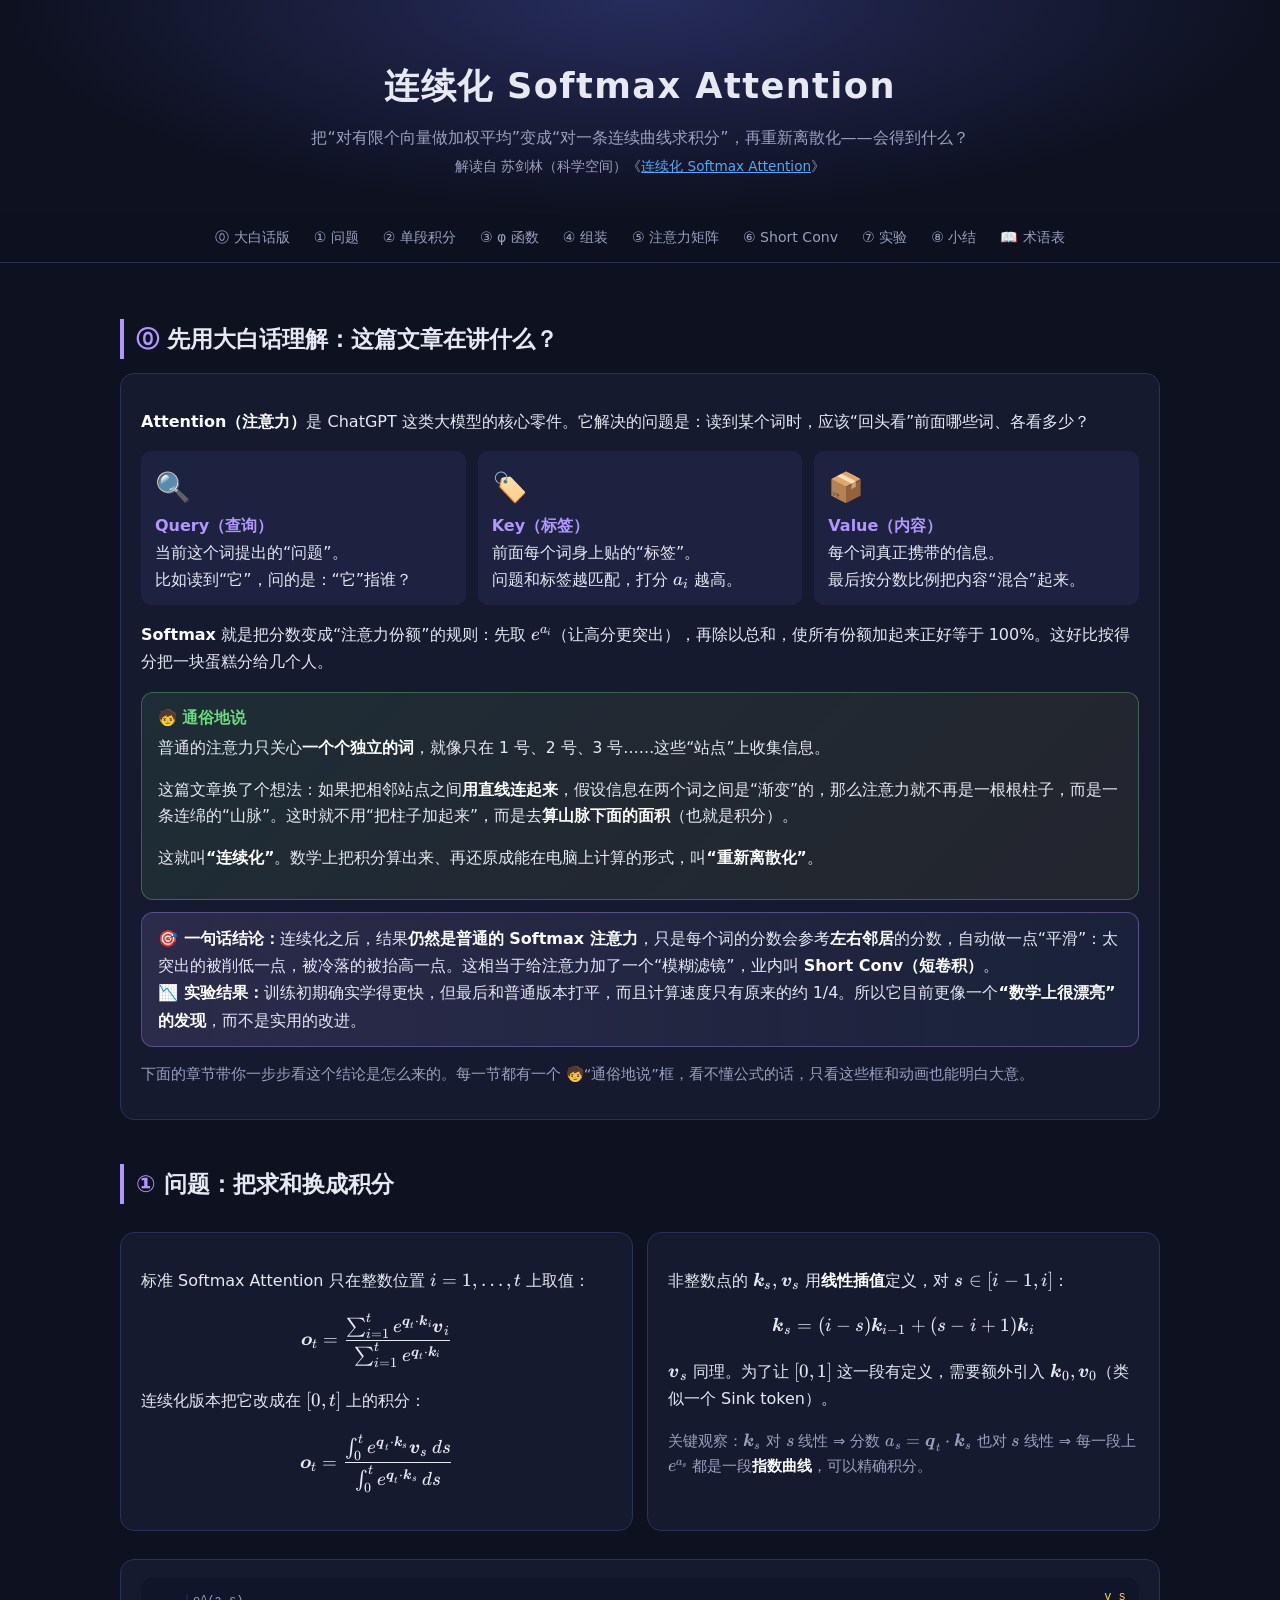
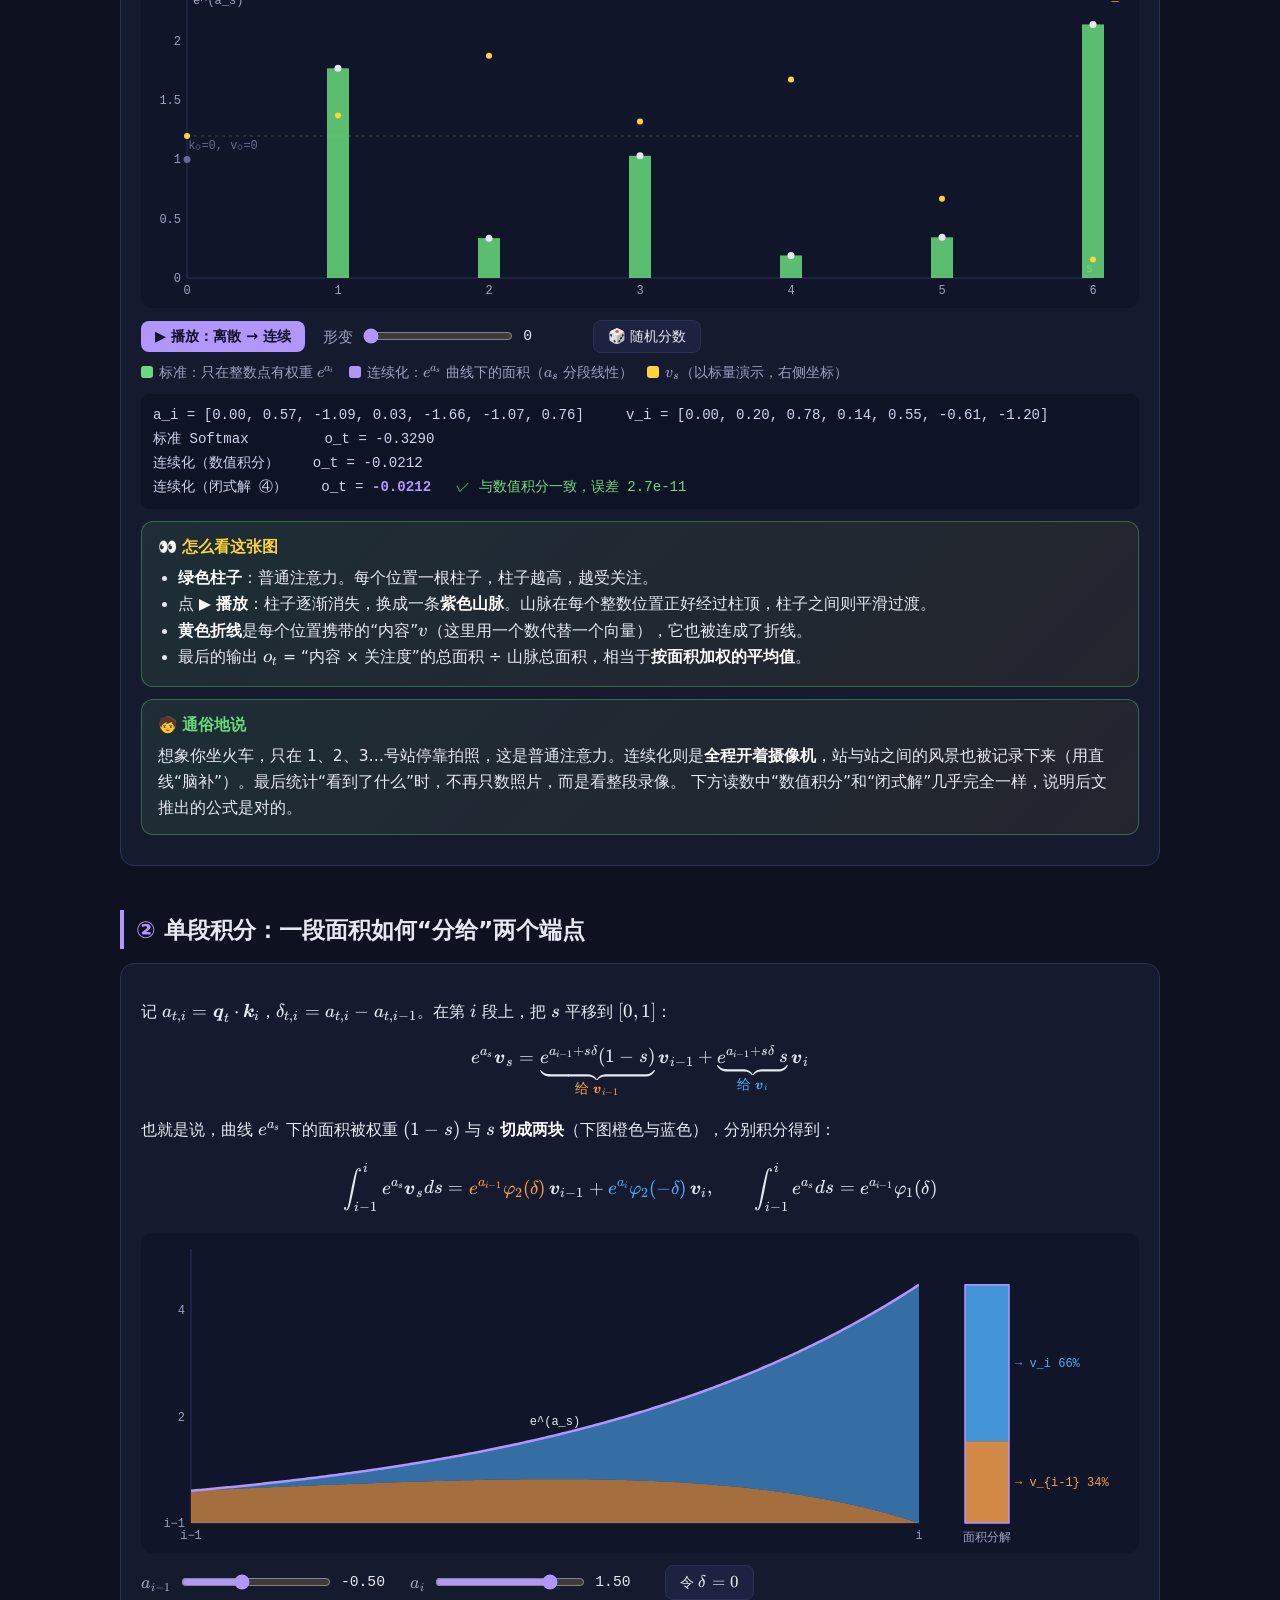
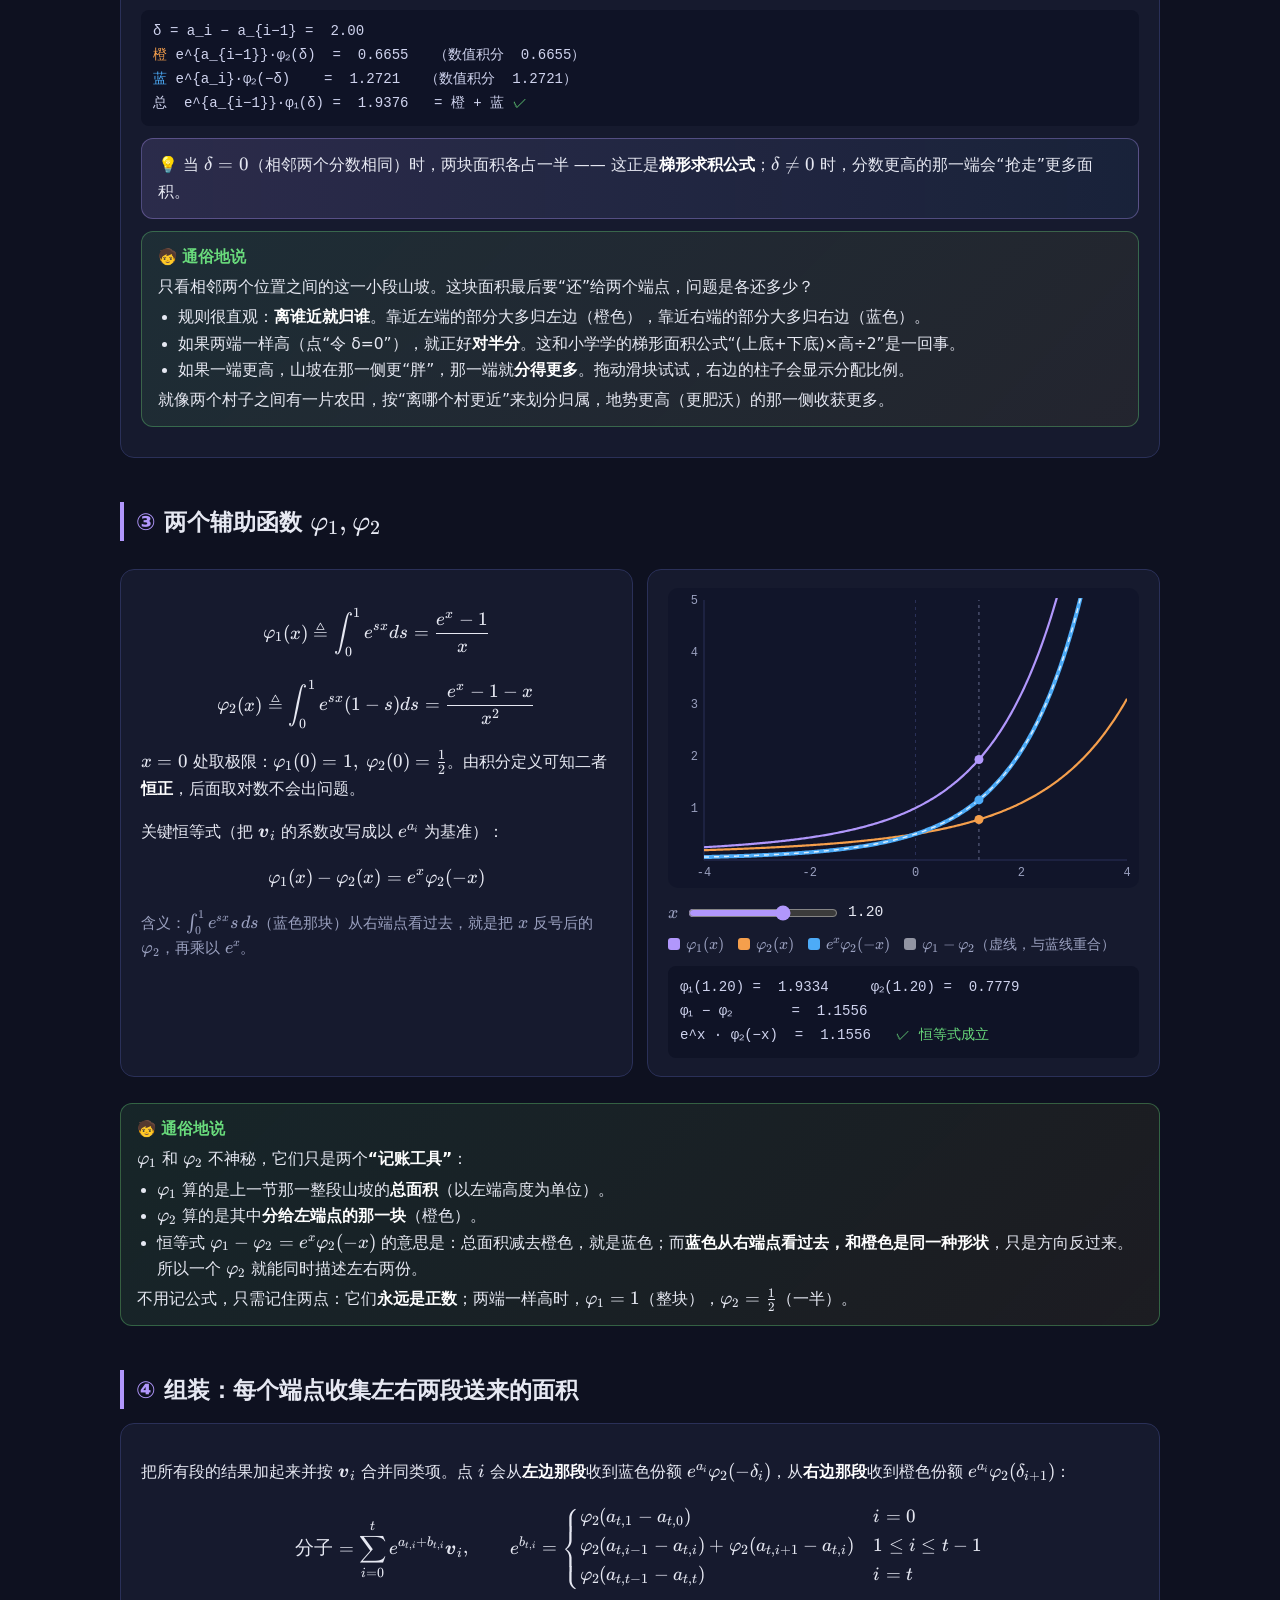
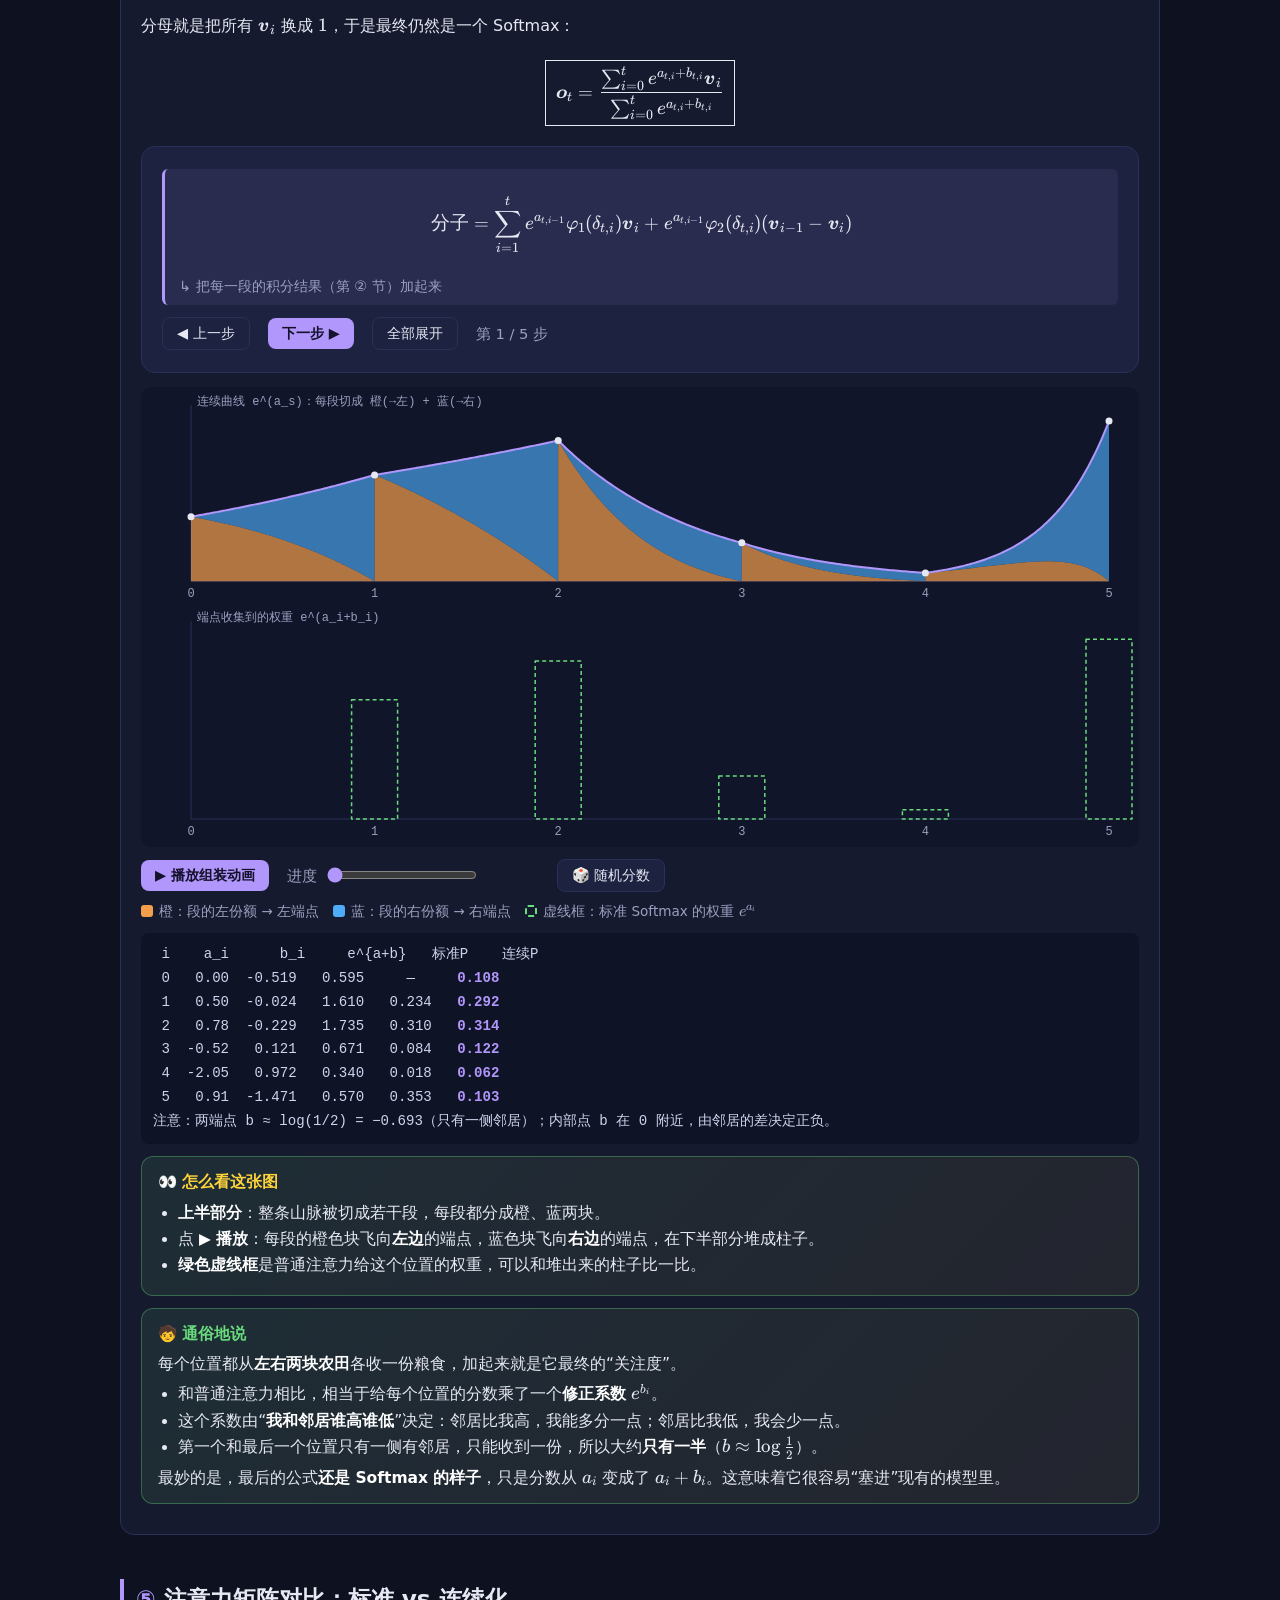
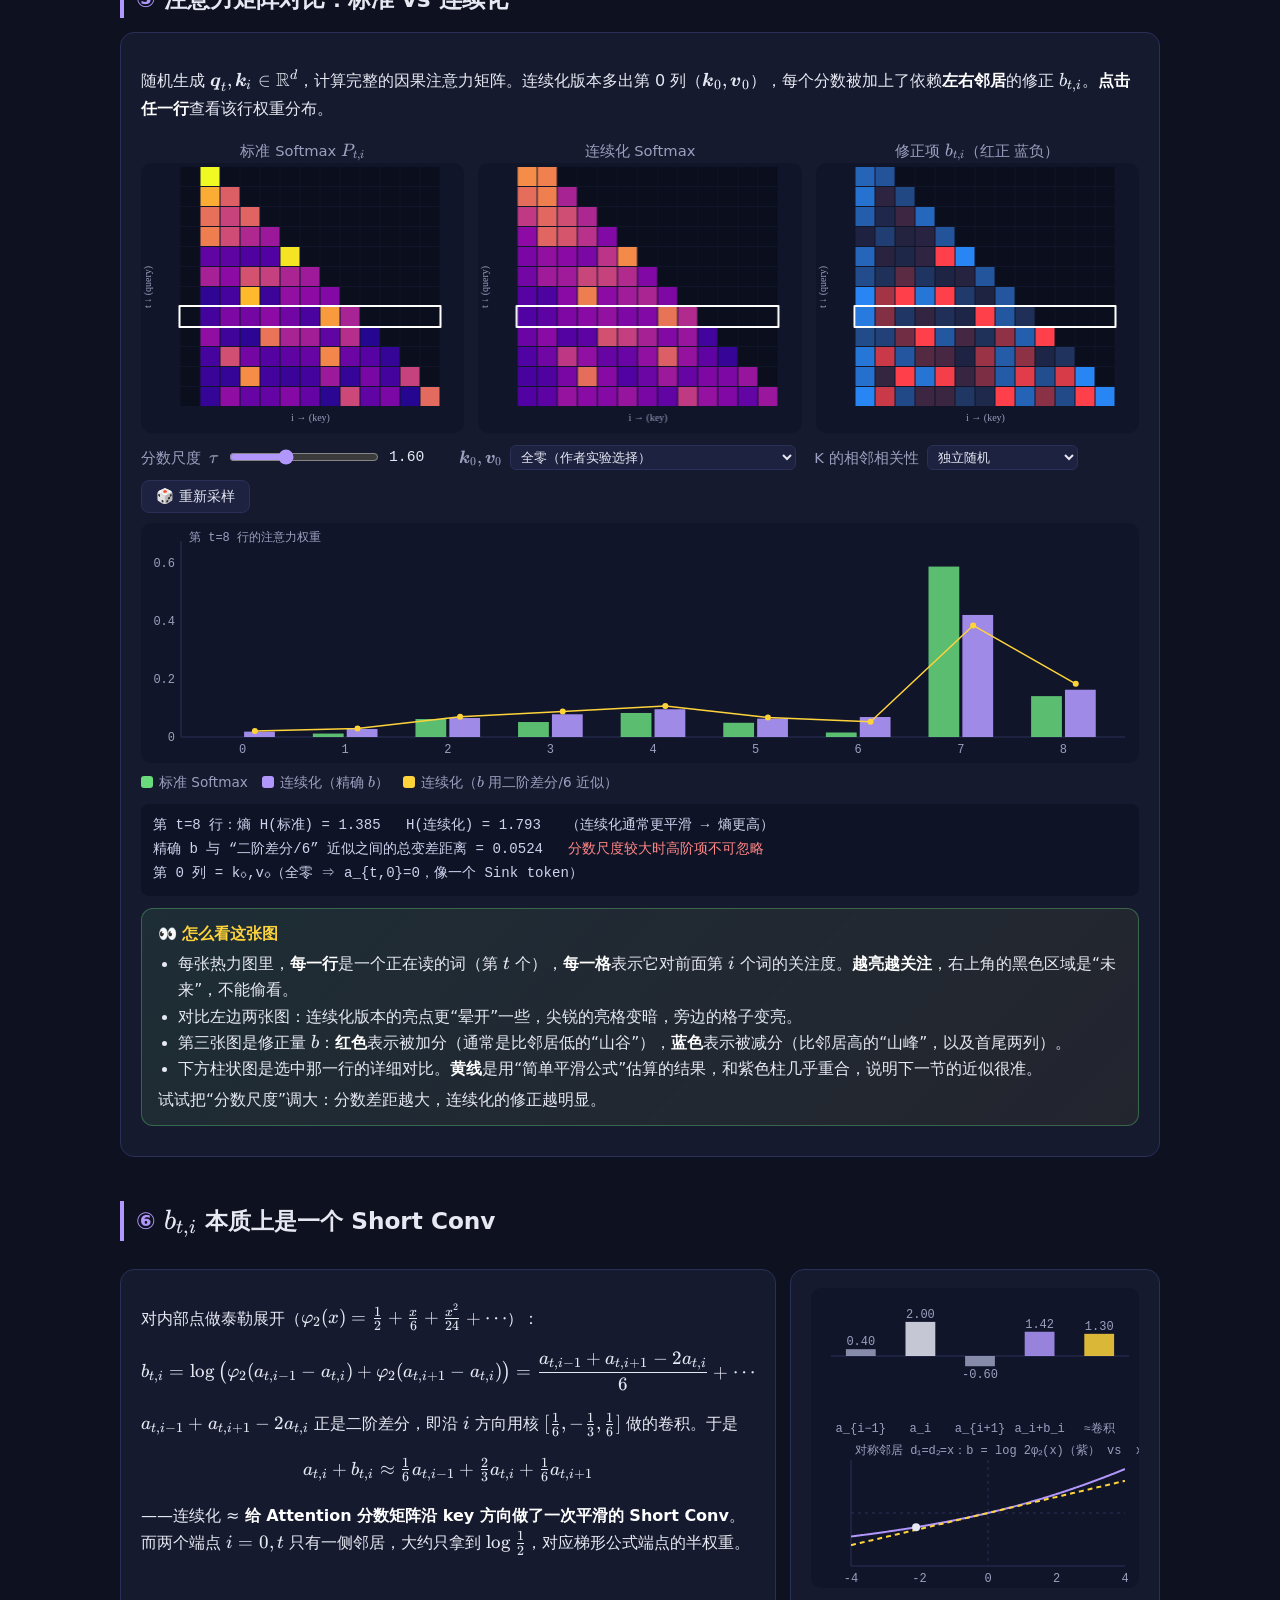
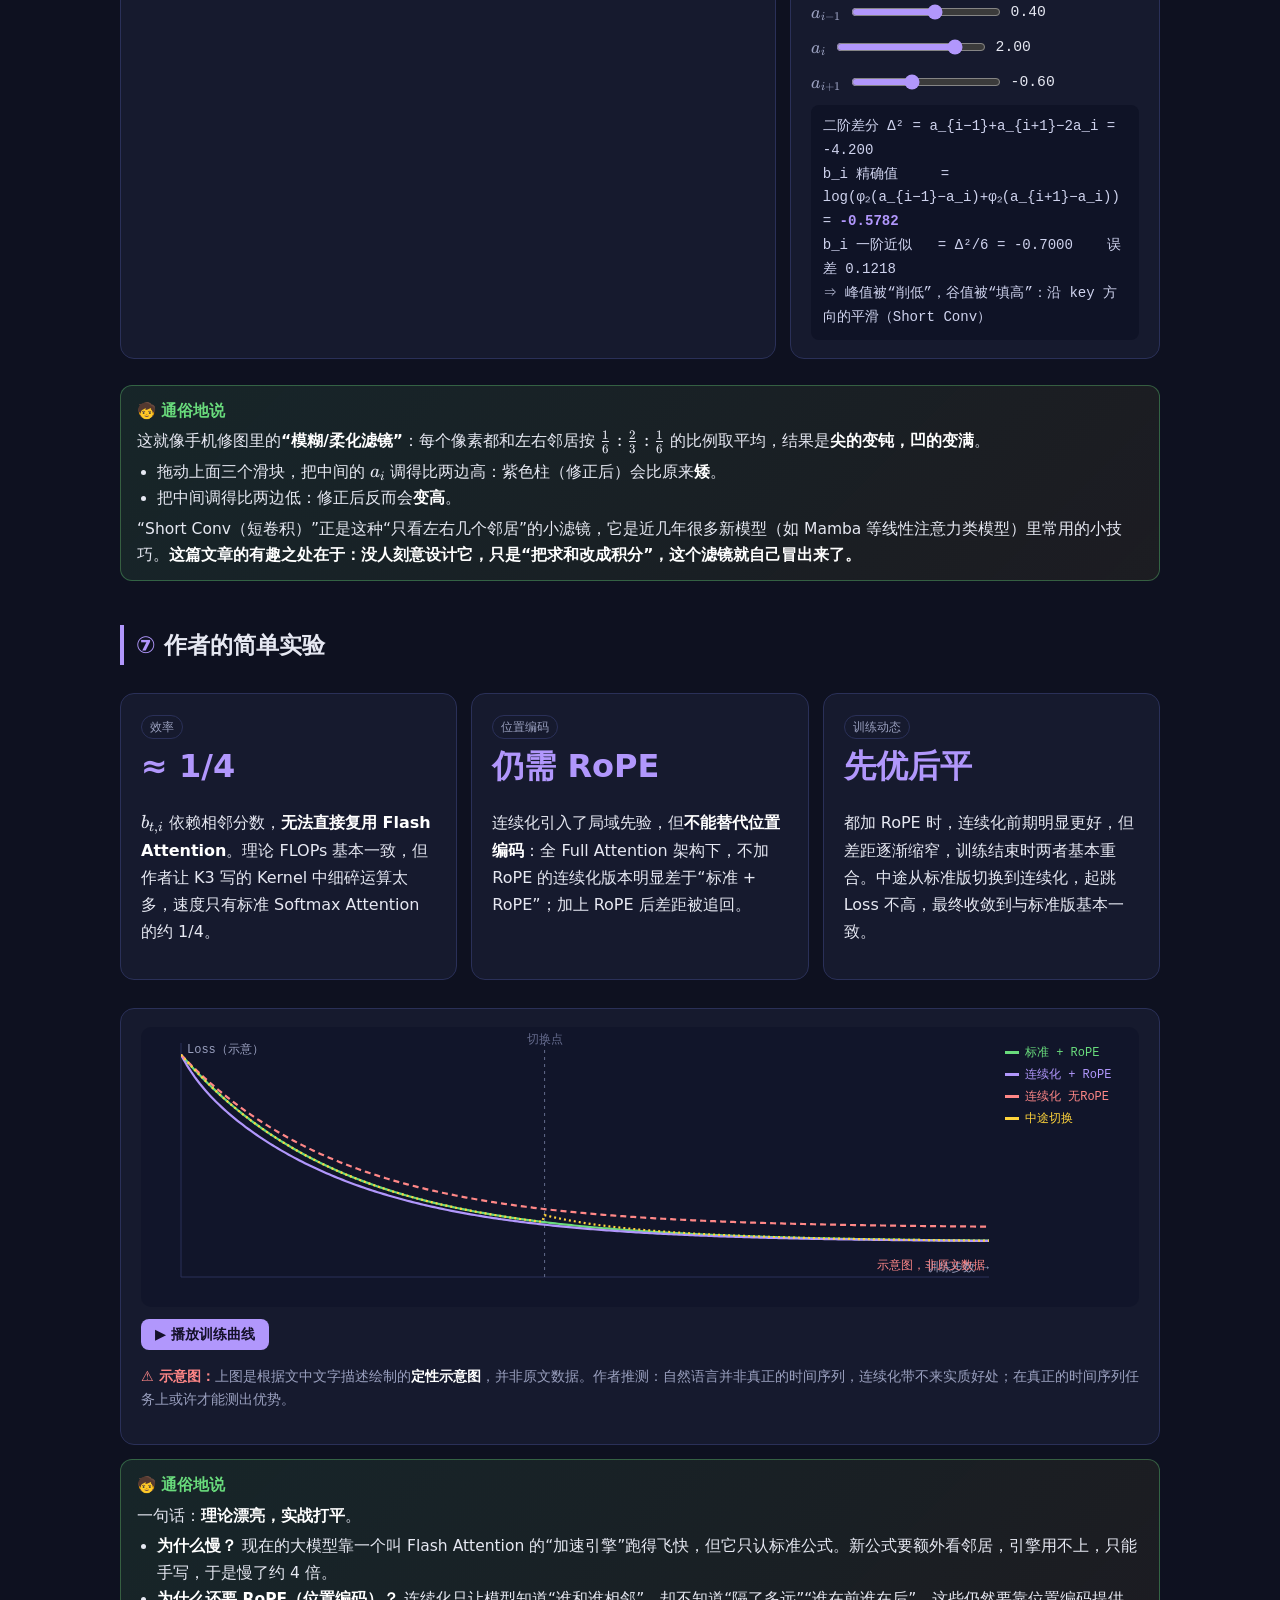
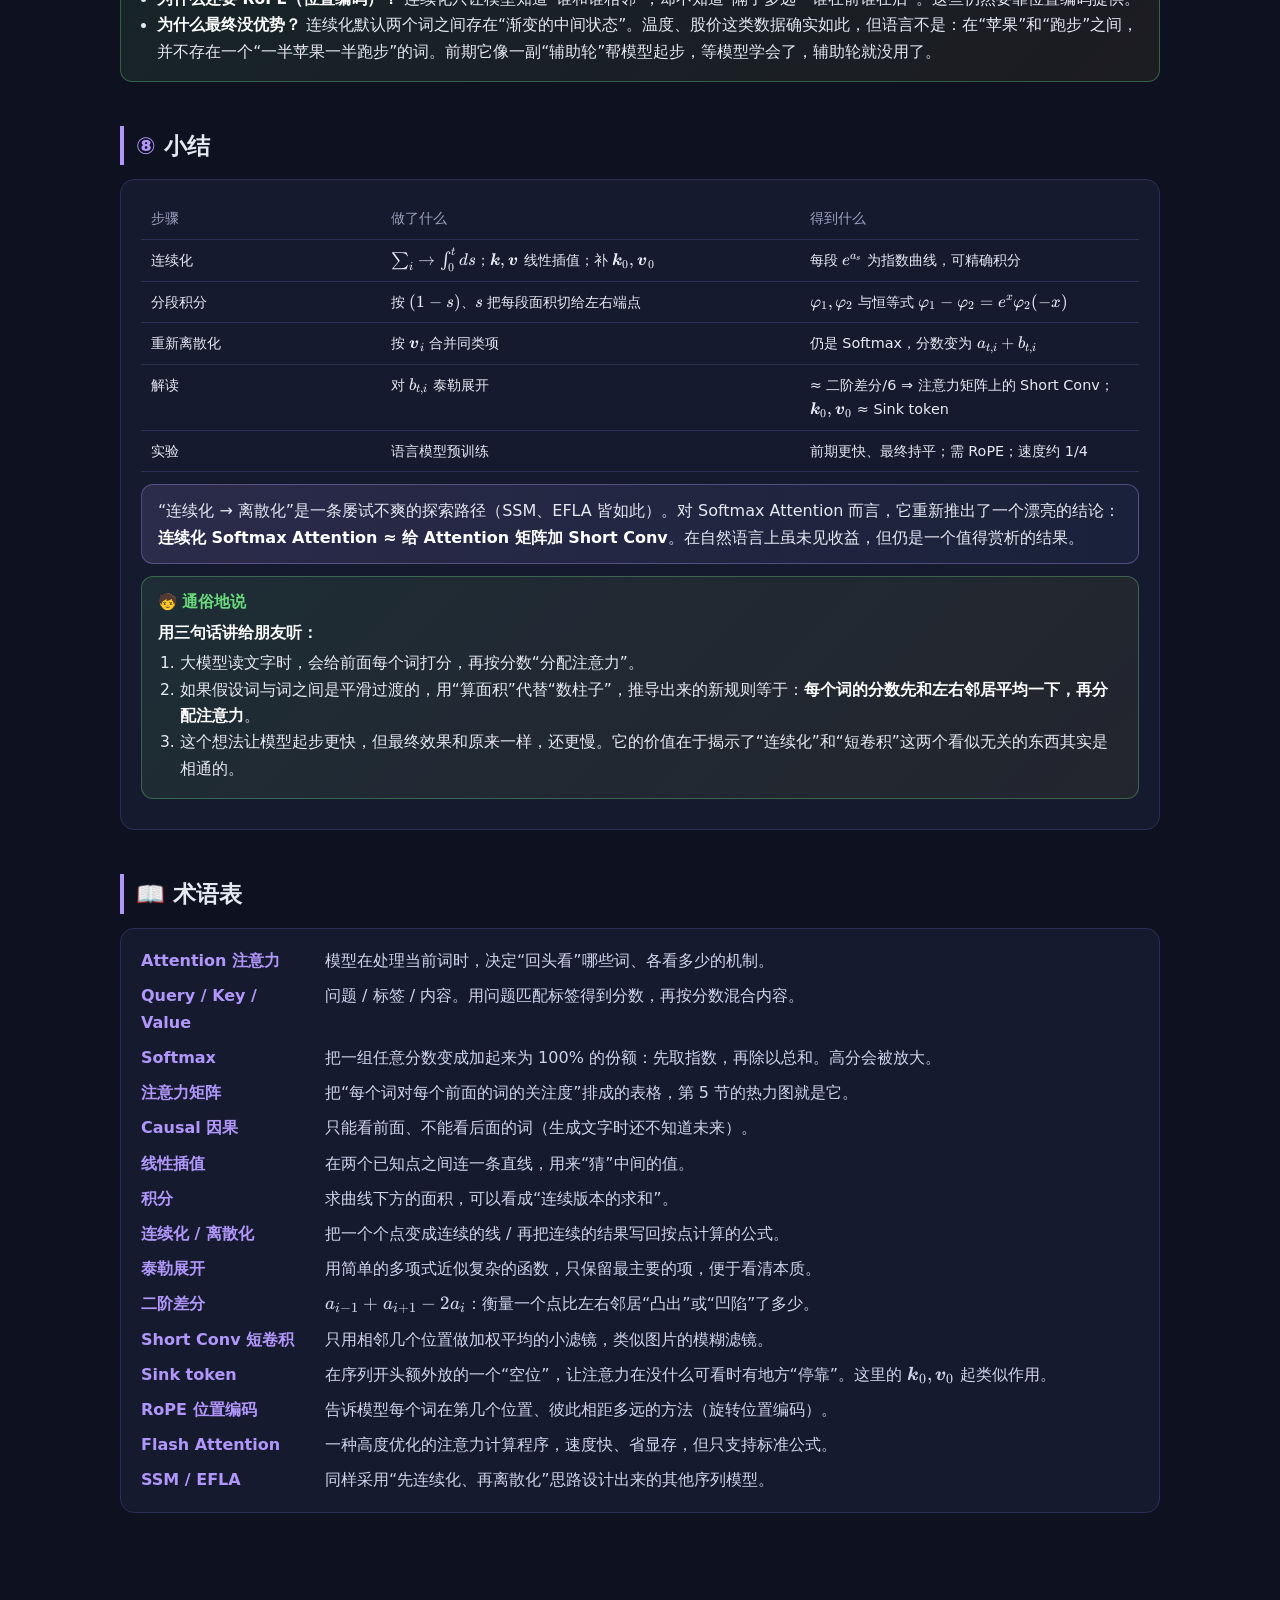
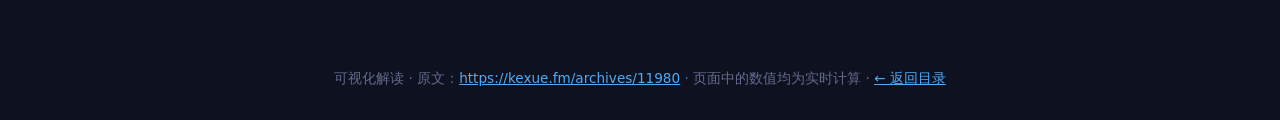
<file: continuous-softmax-attention/index.html>
<!DOCTYPE html>
<html lang="zh-CN">
<head>
<meta charset="utf-8">
<meta name="viewport" content="width=device-width, initial-scale=1">
<title>连续化 Softmax Attention · 可视化解读</title>
<!-- 首页索引（build_index.py）读取以下 viz:* 元信息 -->
<meta name="viz:title" content="连续化 Softmax Attention">
<meta name="viz:summary" content="把求和换成积分再算回来：连续化 Softmax Attention ≈ 给注意力分数加了一个 Short Conv 平滑。">
<meta name="viz:source" content="https://kexue.fm/archives/11980">
<meta name="viz:author" content="苏剑林（科学空间）">
<meta name="viz:date" content="2026-10-20">
<meta name="viz:tags" content="Attention,Transformer,连续化">
<!-- KaTeX：优先本地 _lib，失败时 viz-core 自动回退 CDN -->
<link rel="stylesheet" href="../_lib/katex/katex.min.css">
<script src="../_lib/katex/katex.min.js"></script>
<script src="../_lib/katex/contrib/auto-render.min.js"></script>
<style>
/* ==== viz-core.css（内联快照，勿手改；页面专属样式写在下方） ==== */
/* viz-core.css — uKnowViz 共享样式 v1
 * 语义配色：颜色代表“角色”而不是装饰，全站一致（见 references/style-guide.md）
 */
:root{
  --bg:#0e1120; --panel:#161a2e; --panel2:#1d2240; --line:#2a3058;
  --text:#e6e8f2; --muted:#9aa0bf; --dim:#646a8c;
  --new:#b197fc;     /* 文章提出的新方法 / 主角 */
  --base:#69db7c;    /* 基线 / 标准做法 / 正确 ✓ */
  --pa:#f59f4c;      /* 一分为二时的 A 部分（左 / 第一项） */
  --pb:#4dabf7;      /* 一分为二时的 B 部分（右 / 第二项） */
  --approx:#ffd43b;  /* 近似值 / 辅助量 / 输入数据 */
  --warn:#ff8787;    /* 负面结果 / 误差 / 警告 */
}
*{box-sizing:border-box}
html,body{margin:0;background:var(--bg);color:var(--text);
  font-family:"PingFang SC","Microsoft YaHei","Noto Sans SC",system-ui,sans-serif;line-height:1.7}
a{color:var(--pb)}
b,strong{color:#fff}

/* ---------- 页首 / 导航 / 页脚 ---------- */
header.hero{padding:56px 24px 32px;text-align:center;
  background:radial-gradient(ellipse at top,#262d5c 0%,var(--bg) 70%)}
header.hero h1{font-size:2.2rem;margin:0 0 8px;letter-spacing:.04em}
header.hero p{color:var(--muted);margin:4px 0}
header.hero .src{font-size:.85rem}
nav.toc{position:sticky;top:0;z-index:10;background:rgba(14,17,32,.92);backdrop-filter:blur(6px);
  border-bottom:1px solid var(--line);display:flex;gap:4px;justify-content:center;flex-wrap:wrap;padding:8px}
nav.toc a{color:var(--muted);text-decoration:none;font-size:.88rem;padding:4px 10px;border-radius:6px}
nav.toc a:hover{background:var(--panel2);color:var(--text)}
main{max-width:1080px;margin:0 auto;padding:12px 20px 80px}
footer{color:var(--dim);text-align:center;font-size:.85rem;padding:30px}

/* ---------- 章节 ---------- */
section{margin:44px 0;scroll-margin-top:56px}
h2{font-size:1.45rem;border-left:4px solid var(--new);padding-left:12px;margin:0 0 14px}
h2 .num{color:var(--new);margin-right:8px}
h3{font-size:1.1rem;margin:10px 0 6px;color:#fff}
.card{background:var(--panel);border:1px solid var(--line);border-radius:14px;padding:18px 20px;margin:14px 0}
.grid2{display:grid;grid-template-columns:1fr 1fr;gap:14px}
.grid3{display:grid;grid-template-columns:repeat(3,1fr);gap:14px}
@media(max-width:820px){.grid2,.grid3{grid-template-columns:1fr}}

/* ---------- 画布与控件 ---------- */
canvas{width:100%;display:block;border-radius:10px;background:#11152a}
canvas.clickable{cursor:pointer}
.cap{color:var(--muted);font-size:.85rem;text-align:center;margin:2px 0}
.controls{display:flex;flex-wrap:wrap;gap:10px 18px;align-items:center;margin:12px 0 4px;font-size:.92rem}
.controls label{display:flex;align-items:center;gap:8px;color:var(--muted)}
.controls input[type=range]{width:150px;accent-color:var(--new)}
.controls select{background:var(--panel2);color:var(--text);border:1px solid var(--line);border-radius:6px;padding:3px 6px}
button{background:var(--panel2);color:var(--text);border:1px solid var(--line);border-radius:8px;
  padding:6px 14px;cursor:pointer;font-size:.9rem;font-family:inherit}
button:hover{border-color:var(--new)}
button.primary{background:var(--new);color:#14112a;border:none;font-weight:600}
.val{font-family:Consolas,Menlo,monospace;color:var(--text);min-width:3.5em;display:inline-block}

/* 图例：<span><i class="sw new"></i>说明</span> */
.legend{display:flex;flex-wrap:wrap;gap:14px;font-size:.85rem;color:var(--muted);margin-top:8px}
.legend i{display:inline-block;width:12px;height:12px;border-radius:3px;margin-right:6px;vertical-align:-1px}
.sw.new{background:var(--new)} .sw.base{background:var(--base)} .sw.pa{background:var(--pa)}
.sw.pb{background:var(--pb)} .sw.approx{background:var(--approx)} .sw.warn{background:var(--warn)}
.sw.text{background:var(--text)} .sw.dashed{background:none;border:2px dashed var(--base)}

/* 实时数值读数 */
.readout{font-family:Consolas,Menlo,monospace;font-size:.88rem;background:#0f1326;border-radius:8px;
  padding:10px 12px;margin-top:10px;white-space:pre-wrap;color:#cfd3ee;overflow-x:auto}
.readout b{color:var(--new)}
.ok{color:var(--base)} .bad{color:var(--warn)}

/* ---------- 文字层 ---------- */
.note{color:var(--muted);font-size:.92rem}
.key{background:linear-gradient(90deg,rgba(177,151,252,.14),rgba(77,171,247,.06));
  border:1px solid rgba(177,151,252,.35);border-radius:12px;padding:12px 16px;margin:12px 0}
.plain{background:linear-gradient(135deg,rgba(105,219,124,.10),rgba(255,212,59,.06));
  border:1px solid rgba(105,219,124,.35);border-radius:12px;padding:12px 18px 12px 16px;margin:12px 0;font-size:.97rem}
.plain::before{content:"🧒 通俗地说";display:block;font-weight:700;color:var(--base);margin-bottom:4px}
.plain.how::before{content:"👀 怎么看这张图";color:var(--approx)}
.plain ul,.plain ol{margin:4px 0;padding-left:1.3em}
.schematic-note{color:var(--muted);font-size:.88rem}
.schematic-note::before{content:"⚠️ 示意图：";color:var(--warn);font-weight:600}

/* 三联比喻卡 */
.analogy{display:grid;grid-template-columns:repeat(3,1fr);gap:12px;margin:10px 0}
@media(max-width:820px){.analogy{grid-template-columns:1fr}}
.analogy>div{background:var(--panel2);border-radius:10px;padding:12px 14px}
.analogy .ico{font-size:1.8rem}
.analogy b{color:var(--new)}

/* 实验卡 */
.tag{display:inline-block;font-size:.75rem;padding:1px 8px;border-radius:99px;border:1px solid var(--line);color:var(--muted)}
.stat{font-size:2rem;font-weight:700;color:var(--new)}

/* 表格 / 术语表 */
table{border-collapse:collapse;width:100%;font-size:.9rem}
td,th{border-bottom:1px solid var(--line);padding:8px 10px;text-align:left;vertical-align:top}
th{color:var(--muted);font-weight:500}
dl.gloss{display:grid;grid-template-columns:170px 1fr;gap:8px 14px;margin:0}
dl.gloss dt{color:var(--new);font-weight:600}
dl.gloss dd{margin:0;color:#cfd3ee}
@media(max-width:820px){dl.gloss{grid-template-columns:1fr}}

/* 公式分步展开器（VIZ.stepper） */
.stepper .step{padding:6px 10px;border-left:3px solid transparent;border-radius:6px;margin:4px 0;transition:all .35s}
.stepper .step.cur{border-left-color:var(--new);background:rgba(177,151,252,.08)}
.stepper .step.hidden{display:none}
.stepper .step .why{color:var(--muted);font-size:.9rem;margin-left:4px}
.katex-display{overflow-x:auto;overflow-y:hidden;padding:4px 0}

/* 运行时错误横幅（VIZ 捕获的 JS 错误，便于自检） */
#viz-errors{position:fixed;bottom:0;left:0;right:0;background:#5c1a1a;color:#fff;font:12px Consolas,monospace;
  padding:6px 12px;z-index:99;white-space:pre-wrap;display:none}

/* ---------- 首页索引 ---------- */
.cards{display:grid;grid-template-columns:repeat(auto-fill,minmax(300px,1fr));gap:16px}
.cards a.item{display:block;text-decoration:none;color:var(--text);background:var(--panel);border:1px solid var(--line);
  border-radius:14px;padding:16px 18px;transition:border-color .2s,transform .2s}
.cards a.item:hover{border-color:var(--new);transform:translateY(-2px)}
.cards .item h3{margin:0 0 6px;color:#fff}
.cards .item p{margin:0 0 8px;color:var(--muted);font-size:.9rem}
.cards .item .meta{font-size:.78rem;color:var(--dim)}
/* ==== 页面专属样式 ==== */
</style>
</head>
<body>
<header class="hero">
  <h1>连续化 Softmax Attention</h1>
  <p>把“对有限个向量做加权平均”变成“对一条连续曲线求积分”，再重新离散化——会得到什么？</p>
  <p class="src">解读自 苏剑林（科学空间）《<a href="https://kexue.fm/archives/11980" target="_blank">连续化 Softmax Attention</a>》</p>
</header>
<nav class="toc">
  <a href="#s0">⓪ 大白话版</a><a href="#s1">① 问题</a><a href="#s2">② 单段积分</a><a href="#s3">③ φ 函数</a>
  <a href="#s4">④ 组装</a><a href="#s5">⑤ 注意力矩阵</a><a href="#s6">⑥ Short Conv</a>
  <a href="#s7">⑦ 实验</a><a href="#s8">⑧ 小结</a><a href="#s9">📖 术语表</a>
</nav>
<main>

<!-- ================= 0 ================= -->
<section id="s0">
  <h2><span class="num">⓪</span>先用大白话理解：这篇文章在讲什么？</h2>
  <div class="card">
    <p><b>Attention（注意力）</b>是 ChatGPT 这类大模型的核心零件。它解决的问题是：读到某个词时，应该“回头看”前面哪些词、各看多少？</p>
    <div class="analogy">
      <div><div class="ico">🔍</div><b>Query（查询）</b><br>当前这个词提出的“问题”。<br>比如读到“它”，问的是：“它”指谁？</div>
      <div><div class="ico">🏷️</div><b>Key（标签）</b><br>前面每个词身上贴的“标签”。<br>问题和标签越匹配，打分 $a_i$ 越高。</div>
      <div><div class="ico">📦</div><b>Value（内容）</b><br>每个词真正携带的信息。<br>最后按分数比例把内容“混合”起来。</div>
    </div>
    <p><b>Softmax</b> 就是把分数变成“注意力份额”的规则：先取 $e^{a_i}$（让高分更突出），再除以总和，使所有份额加起来正好等于 100%。这好比按得分把一块蛋糕分给几个人。</p>

    <div class="plain">
      <p style="margin-top:0">普通的注意力只关心<b>一个个独立的词</b>，就像只在 1 号、2 号、3 号……这些“站点”上收集信息。</p>
      <p>这篇文章换了个想法：如果把相邻站点之间<b>用直线连起来</b>，假设信息在两个词之间是“渐变”的，那么注意力就不再是一根根柱子，而是一条连绵的“山脉”。这时就不用“把柱子加起来”，而是去<b>算山脉下面的面积</b>（也就是积分）。</p>
      <p>这就叫<b>“连续化”</b>。数学上把积分算出来、再还原成能在电脑上计算的形式，叫<b>“重新离散化”</b>。</p>
    </div>

    <div class="key">
      <b>🎯 一句话结论：</b>连续化之后，结果<b>仍然是普通的 Softmax 注意力</b>，只是每个词的分数会参考<b>左右邻居</b>的分数，自动做一点“平滑”：太突出的被削低一点，被冷落的被抬高一点。这相当于给注意力加了一个“模糊滤镜”，业内叫 <b>Short Conv（短卷积）</b>。<br>
      <b>📉 实验结果：</b>训练初期确实学得更快，但最后和普通版本打平，而且计算速度只有原来的约 1/4。所以它目前更像一个<b>“数学上很漂亮”的发现</b>，而不是实用的改进。
    </div>
    <p class="note">下面的章节带你一步步看这个结论是怎么来的。每一节都有一个 🧒“通俗地说”框，看不懂公式的话，只看这些框和动画也能明白大意。</p>
  </div>
</section>

<!-- ================= 1 ================= -->
<section id="s1">
  <h2><span class="num">①</span>问题：把求和换成积分</h2>
  <div class="grid2">
    <div class="card">
      <p>标准 Softmax Attention 只在整数位置 $i=1,\dots,t$ 上取值：</p>
      $$\boldsymbol{o}_t = \frac{\sum_{i=1}^t e^{\boldsymbol{q}_t\cdot\boldsymbol{k}_i} \boldsymbol{v}_i}{\sum_{i=1}^t e^{\boldsymbol{q}_t\cdot\boldsymbol{k}_i}}$$
      <p>连续化版本把它改成在 $[0,t]$ 上的积分：</p>
      $$\boldsymbol{o}_t = \frac{\int_0^t e^{\boldsymbol{q}_t\cdot\boldsymbol{k}_s} \boldsymbol{v}_s\, ds}{\int_0^t e^{\boldsymbol{q}_t\cdot\boldsymbol{k}_s}\, ds}$$
    </div>
    <div class="card">
      <p>非整数点的 $\boldsymbol{k}_s,\boldsymbol{v}_s$ 用<b>线性插值</b>定义，对 $s\in[i-1,i]$：</p>
      $$\boldsymbol{k}_s = (i - s)\boldsymbol{k}_{i-1} + (s - i + 1) \boldsymbol{k}_i$$
      <p>$\boldsymbol{v}_s$ 同理。为了让 $[0,1]$ 这一段有定义，需要额外引入 $\boldsymbol{k}_0,\boldsymbol{v}_0$（类似一个 Sink token）。</p>
      <p class="note">关键观察：$\boldsymbol{k}_s$ 对 $s$ 线性 ⇒ 分数 $a_s=\boldsymbol{q}_t\cdot\boldsymbol{k}_s$ 也对 $s$ 线性 ⇒ 每一段上 $e^{a_s}$ 都是一段<b>指数曲线</b>，可以精确积分。</p>
    </div>
  </div>
  <div class="card">
    <canvas id="c1" style="height:330px"></canvas>
    <div class="controls">
      <button class="primary" id="b1play">▶ 播放：离散 → 连续</button>
      <label>形变 <input type="range" id="r1m" min="0" max="1" step="0.001" value="0"><span class="val" id="v1m">0</span></label>
      <button id="b1rand">🎲 随机分数</button>
    </div>
    <div class="legend">
      <span><i class="sw base"></i>标准：只在整数点有权重 $e^{a_i}$</span>
      <span><i class="sw new"></i>连续化：$e^{a_s}$ 曲线下的面积（$a_s$ 分段线性）</span>
      <span><i class="sw approx"></i>$v_s$（以标量演示，右侧坐标）</span>
    </div>
    <div class="readout" id="o1"></div>
    <div class="plain how">
      <ul>
        <li><b>绿色柱子</b>：普通注意力。每个位置一根柱子，柱子越高，越受关注。</li>
        <li>点 <b>▶ 播放</b>：柱子逐渐消失，换成一条<b>紫色山脉</b>。山脉在每个整数位置正好经过柱顶，柱子之间则平滑过渡。</li>
        <li><b>黄色折线</b>是每个位置携带的“内容”$v$（这里用一个数代替一个向量），它也被连成了折线。</li>
        <li>最后的输出 $o_t$ = “内容 × 关注度”的总面积 ÷ 山脉总面积，相当于<b>按面积加权的平均值</b>。</li>
      </ul>
    </div>
    <div class="plain">
      想象你坐火车，只在 1、2、3…号站停靠拍照，这是普通注意力。连续化则是<b>全程开着摄像机</b>，站与站之间的风景也被记录下来（用直线“脑补”）。最后统计“看到了什么”时，不再只数照片，而是看整段录像。
      下方读数中“数值积分”和“闭式解”几乎完全一样，说明后文推出的公式是对的。
    </div>
  </div>
</section>

<!-- ================= 2 ================= -->
<section id="s2">
  <h2><span class="num">②</span>单段积分：一段面积如何“分给”两个端点</h2>
  <div class="card">
    <p>记 $a_{t,i} = \boldsymbol{q}_t\cdot\boldsymbol{k}_i$，$\delta_{t,i}=a_{t,i}-a_{t,i-1}$。在第 $i$ 段上，把 $s$ 平移到 $[0,1]$：</p>
    $$e^{a_s}\boldsymbol{v}_s = \underbrace{e^{a_{i-1}+s\delta}(1-s)}_{\color{#f59f4c}\text{给 }\boldsymbol{v}_{i-1}}\,\boldsymbol{v}_{i-1} + \underbrace{e^{a_{i-1}+s\delta}\, s}_{\color{#4dabf7}\text{给 }\boldsymbol{v}_{i}}\,\boldsymbol{v}_{i}$$
    <p>也就是说，曲线 $e^{a_s}$ 下的面积被权重 $(1-s)$ 与 $s$ <b>切成两块</b>（下图橙色与蓝色），分别积分得到：</p>
    $$\int_{i-1}^i e^{a_s} \boldsymbol{v}_s ds = {\color{#f59f4c}e^{a_{i-1}}\varphi_2(\delta)}\,\boldsymbol{v}_{i-1} + {\color{#4dabf7}e^{a_{i}}\varphi_2(-\delta)}\,\boldsymbol{v}_{i},\qquad \int_{i-1}^i e^{a_s} ds = e^{a_{i-1}}\varphi_1(\delta)$$
    <canvas id="c2" style="height:320px"></canvas>
    <div class="controls">
      <label>$a_{i-1}$ <input type="range" id="r2l" min="-2.5" max="2.5" step="0.01" value="-0.5"><span class="val" data-for="r2l"></span></label>
      <label>$a_{i}$ <input type="range" id="r2r" min="-2.5" max="2.5" step="0.01" value="1.5"><span class="val" data-for="r2r"></span></label>
      <button id="b2eq">令 $\delta=0$</button>
    </div>
    <div class="readout" id="o2"></div>
    <div class="key">💡 当 $\delta=0$（相邻两个分数相同）时，两块面积各占一半 —— 这正是<b>梯形求积公式</b>；$\delta\ne 0$ 时，分数更高的那一端会“抢走”更多面积。</div>
    <div class="plain">
      只看相邻两个位置之间的这一小段山坡。这块面积最后要“还”给两个端点，问题是各还多少？
      <ul>
        <li>规则很直观：<b>离谁近就归谁</b>。靠近左端的部分大多归左边（橙色），靠近右端的部分大多归右边（蓝色）。</li>
        <li>如果两端一样高（点“令 δ=0”），就正好<b>对半分</b>。这和小学学的梯形面积公式“(上底+下底)×高÷2”是一回事。</li>
        <li>如果一端更高，山坡在那一侧更“胖”，那一端就<b>分得更多</b>。拖动滑块试试，右边的柱子会显示分配比例。</li>
      </ul>
      就像两个村子之间有一片农田，按“离哪个村更近”来划分归属，地势更高（更肥沃）的那一侧收获更多。
    </div>
  </div>
</section>

<!-- ================= 3 ================= -->
<section id="s3">
  <h2><span class="num">③</span>两个辅助函数 $\varphi_1,\varphi_2$</h2>
  <div class="grid2">
    <div class="card">
      $$\varphi_1(x) \triangleq \int_0^1 e^{s x} ds = \frac{e^x - 1}{x}$$
      $$\varphi_2(x) \triangleq \int_0^1 e^{s x} (1-s) ds = \frac{e^x - 1 - x}{x^2}$$
      <p>$x=0$ 处取极限：$\varphi_1(0)=1,\ \varphi_2(0)=\tfrac12$。由积分定义可知二者<b>恒正</b>，后面取对数不会出问题。</p>
      <p>关键恒等式（把 $\boldsymbol{v}_i$ 的系数改写成以 $e^{a_i}$ 为基准）：</p>
      $$\varphi_1(x) - \varphi_2(x) = e^x \varphi_2(-x)$$
      <p class="note">含义：$\int_0^1 e^{sx}s\,ds$（蓝色那块）从右端点看过去，就是把 $x$ 反号后的 $\varphi_2$，再乘以 $e^x$。</p>
    </div>
    <div class="card">
      <canvas id="c3" style="height:300px"></canvas>
      <div class="controls">
        <label>$x$ <input type="range" id="r3x" min="-4" max="4" step="0.01" value="1.2"><span class="val" data-for="r3x"></span></label>
      </div>
      <div class="legend">
        <span><i class="sw new"></i>$\varphi_1(x)$</span>
        <span><i class="sw pa"></i>$\varphi_2(x)$</span>
        <span><i class="sw pb"></i>$e^x\varphi_2(-x)$</span>
        <span><i class="sw text" style="opacity:.6"></i>$\varphi_1-\varphi_2$（虚线，与蓝线重合）</span>
      </div>
      <div class="readout" id="o3"></div>
    </div>
  </div>
  <div class="plain">
    $\varphi_1$ 和 $\varphi_2$ 不神秘，它们只是两个<b>“记账工具”</b>：
    <ul>
      <li>$\varphi_1$ 算的是上一节那一整段山坡的<b>总面积</b>（以左端高度为单位）。</li>
      <li>$\varphi_2$ 算的是其中<b>分给左端点的那一块</b>（橙色）。</li>
      <li>恒等式 $\varphi_1-\varphi_2=e^x\varphi_2(-x)$ 的意思是：总面积减去橙色，就是蓝色；而<b>蓝色从右端点看过去，和橙色是同一种形状</b>，只是方向反过来。所以一个 $\varphi_2$ 就能同时描述左右两份。</li>
    </ul>
    不用记公式，只需记住两点：它们<b>永远是正数</b>；两端一样高时，$\varphi_1=1$（整块），$\varphi_2=\tfrac12$（一半）。
  </div>
</section>

<!-- ================= 4 ================= -->
<section id="s4">
  <h2><span class="num">④</span>组装：每个端点收集左右两段送来的面积</h2>
  <div class="card">
    <p>把所有段的结果加起来并按 $\boldsymbol{v}_i$ 合并同类项。点 $i$ 会从<b>左边那段</b>收到蓝色份额 $e^{a_i}\varphi_2(-\delta_i)$，从<b>右边那段</b>收到橙色份额 $e^{a_i}\varphi_2(\delta_{i+1})$：</p>
    $$\text{分子}= \sum_{i=0}^t e^{a_{t,i} + b_{t,i}} \boldsymbol{v}_i,\qquad e^{b_{t,i}} = \left\{\begin{aligned}
      &\varphi_2(a_{t,1} - a_{t,0}) && i = 0 \\
      &\varphi_2(a_{t,i-1} - a_{t,i}) + \varphi_2(a_{t,i+1} - a_{t,i}) && 1\leq i\leq t-1 \\
      &\varphi_2(a_{t,t-1} - a_{t,t}) && i = t
    \end{aligned}\right.$$
    <p>分母就是把所有 $\boldsymbol{v}_i$ 换成 $1$，于是最终仍然是一个 Softmax：</p>
    $$\boxed{\ \boldsymbol{o}_t = \frac{\sum_{i=0}^t e^{a_{t,i} + b_{t,i}} \boldsymbol{v}_i}{\sum_{i=0}^t e^{a_{t,i} + b_{t,i}}}\ }$$
    <div id="st4" class="card" style="background:var(--panel2)"></div>
    <canvas id="c4" style="height:460px"></canvas>
    <div class="controls">
      <button class="primary" id="b4play">▶ 播放组装动画</button>
      <label>进度 <input type="range" id="r4p" min="0" max="1" step="0.001" value="0"><span class="val" id="v4p"></span></label>
      <button id="b4rand">🎲 随机分数</button>
    </div>
    <div class="legend">
      <span><i class="sw pa"></i>橙：段的左份额 → 左端点</span>
      <span><i class="sw pb"></i>蓝：段的右份额 → 右端点</span>
      <span><i class="sw dashed"></i>虚线框：标准 Softmax 的权重 $e^{a_i}$</span>
    </div>
    <div class="readout" id="o4"></div>
    <div class="plain how">
      <ul>
        <li><b>上半部分</b>：整条山脉被切成若干段，每段都分成橙、蓝两块。</li>
        <li>点 <b>▶ 播放</b>：每段的橙色块飞向<b>左边</b>的端点，蓝色块飞向<b>右边</b>的端点，在下半部分堆成柱子。</li>
        <li><b>绿色虚线框</b>是普通注意力给这个位置的权重，可以和堆出来的柱子比一比。</li>
      </ul>
    </div>
    <div class="plain">
      每个位置都从<b>左右两块农田</b>各收一份粮食，加起来就是它最终的“关注度”。
      <ul>
        <li>和普通注意力相比，相当于给每个位置的分数乘了一个<b>修正系数</b> $e^{b_i}$。</li>
        <li>这个系数由“<b>我和邻居谁高谁低</b>”决定：邻居比我高，我能多分一点；邻居比我低，我会少一点。</li>
        <li>第一个和最后一个位置只有一侧有邻居，只能收到一份，所以大约<b>只有一半</b>（$b\approx\log\frac12$）。</li>
      </ul>
      最妙的是，最后的公式<b>还是 Softmax 的样子</b>，只是分数从 $a_i$ 变成了 $a_i+b_i$。这意味着它很容易“塞进”现有的模型里。
    </div>
  </div>
</section>

<!-- ================= 5 ================= -->
<section id="s5">
  <h2><span class="num">⑤</span>注意力矩阵对比：标准 vs 连续化</h2>
  <div class="card">
    <p>随机生成 $\boldsymbol{q}_t,\boldsymbol{k}_i\in\mathbb{R}^{d}$，计算完整的因果注意力矩阵。连续化版本多出第 0 列（$\boldsymbol{k}_0,\boldsymbol{v}_0$），每个分数被加上了依赖<b>左右邻居</b>的修正 $b_{t,i}$。<b>点击任一行</b>查看该行权重分布。</p>
    <div class="grid3">
      <div><div class="note" style="text-align:center">标准 Softmax $P_{t,i}$</div><canvas id="c5a" style="height:270px"></canvas></div>
      <div><div class="note" style="text-align:center">连续化 Softmax</div><canvas id="c5b" style="height:270px"></canvas></div>
      <div><div class="note" style="text-align:center">修正项 $b_{t,i}$（红正 蓝负）</div><canvas id="c5c" style="height:270px"></canvas></div>
    </div>
    <div class="controls">
      <label>分数尺度 $\tau$ <input type="range" id="r5s" min="0.2" max="4" step="0.05" value="1.6"><span class="val" data-for="r5s"></span></label>
      <label>$\boldsymbol{k}_0,\boldsymbol{v}_0$ <select id="s5k0"><option value="zero">全零（作者实验选择）</option><option value="copy">复制 $\boldsymbol{k}_1,\boldsymbol{v}_1$</option></select></label>
      <label>K 的相邻相关性 <select id="s5corr"><option value="0">独立随机</option><option value="0.85">平滑（类时间序列）</option></select></label>
      <button id="b5rand">🎲 重新采样</button>
    </div>
    <canvas id="c5d" style="height:240px;margin-top:10px"></canvas>
    <div class="legend">
      <span><i class="sw base"></i>标准 Softmax</span>
      <span><i class="sw new"></i>连续化（精确 $b$）</span>
      <span><i class="sw approx"></i>连续化（$b$ 用二阶差分/6 近似）</span>
    </div>
    <div class="readout" id="o5"></div>
    <div class="plain how">
      <ul>
        <li>每张热力图里，<b>每一行</b>是一个正在读的词（第 $t$ 个），<b>每一格</b>表示它对前面第 $i$ 个词的关注度。<b>越亮越关注</b>，右上角的黑色区域是“未来”，不能偷看。</li>
        <li>对比左边两张图：连续化版本的亮点更“晕开”一些，尖锐的亮格变暗，旁边的格子变亮。</li>
        <li>第三张图是修正量 $b$：<b>红色</b>表示被加分（通常是比邻居低的“山谷”），<b>蓝色</b>表示被减分（比邻居高的“山峰”，以及首尾两列）。</li>
        <li>下方柱状图是选中那一行的详细对比。<b>黄线</b>是用“简单平滑公式”估算的结果，和紫色柱几乎重合，说明下一节的近似很准。</li>
      </ul>
      试试把“分数尺度”调大：分数差距越大，连续化的修正越明显。
    </div>
  </div>
</section>

<!-- ================= 6 ================= -->
<section id="s6">
  <h2><span class="num">⑥</span>$b_{t,i}$ 本质上是一个 Short Conv</h2>
  <div class="grid2">
    <div class="card">
      <p>对内部点做泰勒展开（$\varphi_2(x)=\tfrac12+\tfrac{x}{6}+\tfrac{x^2}{24}+\cdots$）：</p>
      $$b_{t,i} = \log \big(\varphi_2(a_{t,i-1} - a_{t,i}) + \varphi_2(a_{t,i+1} - a_{t,i})\big) = \frac{a_{t,i-1} + a_{t,i+1} - 2a_{t,i}}{6} + \cdots$$
      <p>$a_{t,i-1} + a_{t,i+1} - 2a_{t,i}$ 正是二阶差分，即沿 $i$ 方向用核 $[\tfrac16,-\tfrac13,\tfrac16]$ 做的卷积。于是</p>
      $$a_{t,i}+b_{t,i}\approx \tfrac16 a_{t,i-1}+\tfrac23 a_{t,i}+\tfrac16 a_{t,i+1}$$
      <p>——连续化 ≈ <b>给 Attention 分数矩阵沿 key 方向做了一次平滑的 Short Conv</b>。而两个端点 $i=0,t$ 只有一侧邻居，大约只拿到 $\log\frac12$，对应梯形公式端点的半权重。</p>
    </div>
    <div class="card">
      <canvas id="c6" style="height:300px"></canvas>
      <div class="controls">
        <label>$a_{i-1}$ <input type="range" id="r6a" min="-3" max="3" step="0.01" value="0.4"><span class="val" data-for="r6a"></span></label>
        <label>$a_{i}$ <input type="range" id="r6b" min="-3" max="3" step="0.01" value="2.0"><span class="val" data-for="r6b"></span></label>
        <label>$a_{i+1}$ <input type="range" id="r6c" min="-3" max="3" step="0.01" value="-0.6"><span class="val" data-for="r6c"></span></label>
      </div>
      <div class="readout" id="o6"></div>
    </div>
  </div>
  <div class="plain">
    这就像手机修图里的<b>“模糊/柔化滤镜”</b>：每个像素都和左右邻居按 $\tfrac16:\tfrac23:\tfrac16$ 的比例取平均，结果是<b>尖的变钝，凹的变满</b>。
    <ul>
      <li>拖动上面三个滑块，把中间的 $a_i$ 调得比两边高：紫色柱（修正后）会比原来<b>矮</b>。</li>
      <li>把中间调得比两边低：修正后反而会<b>变高</b>。</li>
    </ul>
    “Short Conv（短卷积）”正是这种“只看左右几个邻居”的小滤镜，它是近几年很多新模型（如 Mamba 等线性注意力类模型）里常用的小技巧。<b>这篇文章的有趣之处在于：没人刻意设计它，只是“把求和改成积分”，这个滤镜就自己冒出来了。</b>
  </div>
</section>

<!-- ================= 7 ================= -->
<section id="s7">
  <h2><span class="num">⑦</span>作者的简单实验</h2>
  <div class="grid3">
    <div class="card">
      <span class="tag">效率</span>
      <div class="stat">≈ 1/4</div>
      <p>$b_{t,i}$ 依赖相邻分数，<b>无法直接复用 Flash Attention</b>。理论 FLOPs 基本一致，但作者让 K3 写的 Kernel 中细碎运算太多，速度只有标准 Softmax Attention 的约 1/4。</p>
    </div>
    <div class="card">
      <span class="tag">位置编码</span>
      <div class="stat">仍需 RoPE</div>
      <p>连续化引入了局域先验，但<b>不能替代位置编码</b>：全 Full Attention 架构下，不加 RoPE 的连续化版本明显差于“标准 + RoPE”；加上 RoPE 后差距被追回。</p>
    </div>
    <div class="card">
      <span class="tag">训练动态</span>
      <div class="stat">先优后平</div>
      <p>都加 RoPE 时，连续化前期明显更好，但差距逐渐缩窄，训练结束时两者基本重合。中途从标准版切换到连续化，起跳 Loss 不高，最终收敛到与标准版基本一致。</p>
    </div>
  </div>
  <div class="card">
    <canvas id="c7" style="height:280px"></canvas>
    <div class="controls"><button class="primary" id="b7play">▶ 播放训练曲线</button></div>
    <p class="schematic-note">上图是根据文中文字描述绘制的<b>定性示意图</b>，并非原文数据。作者推测：自然语言并非真正的时间序列，连续化带不来实质好处；在真正的时间序列任务上或许才能测出优势。</p>
  </div>
  <div class="plain">
    一句话：<b>理论漂亮，实战打平</b>。
    <ul>
      <li><b>为什么慢？</b> 现在的大模型靠一个叫 Flash Attention 的“加速引擎”跑得飞快，但它只认标准公式。新公式要额外看邻居，引擎用不上，只能手写，于是慢了约 4 倍。</li>
      <li><b>为什么还要 RoPE（位置编码）？</b> 连续化只让模型知道“谁和谁相邻”，却不知道“隔了多远”“谁在前谁在后”。这些仍然要靠位置编码提供。</li>
      <li><b>为什么最终没优势？</b> 连续化默认两个词之间存在“渐变的中间状态”。温度、股价这类数据确实如此，但语言不是：在“苹果”和“跑步”之间，并不存在一个“一半苹果一半跑步”的词。前期它像一副“辅助轮”帮模型起步，等模型学会了，辅助轮就没用了。</li>
    </ul>
  </div>
</section>

<!-- ================= 8 ================= -->
<section id="s8">
  <h2><span class="num">⑧</span>小结</h2>
  <div class="card">
    <table>
      <tr><th style="width:24%">步骤</th><th>做了什么</th><th style="width:34%">得到什么</th></tr>
      <tr><td>连续化</td><td>$\sum_i \to \int_0^t ds$；$\boldsymbol{k},\boldsymbol{v}$ 线性插值；补 $\boldsymbol{k}_0,\boldsymbol{v}_0$</td><td>每段 $e^{a_s}$ 为指数曲线，可精确积分</td></tr>
      <tr><td>分段积分</td><td>按 $(1-s)$、$s$ 把每段面积切给左右端点</td><td>$\varphi_1,\varphi_2$ 与恒等式 $\varphi_1-\varphi_2=e^x\varphi_2(-x)$</td></tr>
      <tr><td>重新离散化</td><td>按 $\boldsymbol{v}_i$ 合并同类项</td><td>仍是 Softmax，分数变为 $a_{t,i}+b_{t,i}$</td></tr>
      <tr><td>解读</td><td>对 $b_{t,i}$ 泰勒展开</td><td>≈ 二阶差分/6 ⇒ 注意力矩阵上的 Short Conv；$\boldsymbol{k}_0,\boldsymbol{v}_0$ ≈ Sink token</td></tr>
      <tr><td>实验</td><td>语言模型预训练</td><td>前期更快、最终持平；需 RoPE；速度约 1/4</td></tr>
    </table>
    <div class="key">“连续化 → 离散化”是一条屡试不爽的探索路径（SSM、EFLA 皆如此）。对 Softmax Attention 而言，它重新推出了一个漂亮的结论：<b>连续化 Softmax Attention ≈ 给 Attention 矩阵加 Short Conv</b>。在自然语言上虽未见收益，但仍是一个值得赏析的结果。</div>
    <div class="plain">
      <b>用三句话讲给朋友听：</b>
      <ol style="margin:4px 0;padding-left:1.4em">
        <li>大模型读文字时，会给前面每个词打分，再按分数“分配注意力”。</li>
        <li>如果假设词与词之间是平滑过渡的，用“算面积”代替“数柱子”，推导出来的新规则等于：<b>每个词的分数先和左右邻居平均一下，再分配注意力</b>。</li>
        <li>这个想法让模型起步更快，但最终效果和原来一样，还更慢。它的价值在于揭示了“连续化”和“短卷积”这两个看似无关的东西其实是相通的。</li>
      </ol>
    </div>
  </div>
</section>

<!-- ================= 9 ================= -->
<section id="s9">
  <h2><span class="num">📖</span>术语表</h2>
  <div class="card">
    <dl class="gloss">
      <dt>Attention 注意力</dt><dd>模型在处理当前词时，决定“回头看”哪些词、各看多少的机制。</dd>
      <dt>Query / Key / Value</dt><dd>问题 / 标签 / 内容。用问题匹配标签得到分数，再按分数混合内容。</dd>
      <dt>Softmax</dt><dd>把一组任意分数变成加起来为 100% 的份额：先取指数，再除以总和。高分会被放大。</dd>
      <dt>注意力矩阵</dt><dd>把“每个词对每个前面的词的关注度”排成的表格，第 5 节的热力图就是它。</dd>
      <dt>Causal 因果</dt><dd>只能看前面、不能看后面的词（生成文字时还不知道未来）。</dd>
      <dt>线性插值</dt><dd>在两个已知点之间连一条直线，用来“猜”中间的值。</dd>
      <dt>积分</dt><dd>求曲线下方的面积，可以看成“连续版本的求和”。</dd>
      <dt>连续化 / 离散化</dt><dd>把一个个点变成连续的线 / 再把连续的结果写回按点计算的公式。</dd>
      <dt>泰勒展开</dt><dd>用简单的多项式近似复杂的函数，只保留最主要的项，便于看清本质。</dd>
      <dt>二阶差分</dt><dd>$a_{i-1}+a_{i+1}-2a_i$：衡量一个点比左右邻居“凸出”或“凹陷”了多少。</dd>
      <dt>Short Conv 短卷积</dt><dd>只用相邻几个位置做加权平均的小滤镜，类似图片的模糊滤镜。</dd>
      <dt>Sink token</dt><dd>在序列开头额外放的一个“空位”，让注意力在没什么可看时有地方“停靠”。这里的 $\boldsymbol{k}_0,\boldsymbol{v}_0$ 起类似作用。</dd>
      <dt>RoPE 位置编码</dt><dd>告诉模型每个词在第几个位置、彼此相距多远的方法（旋转位置编码）。</dd>
      <dt>Flash Attention</dt><dd>一种高度优化的注意力计算程序，速度快、省显存，但只支持标准公式。</dd>
      <dt>SSM / EFLA</dt><dd>同样采用“先连续化、再离散化”思路设计出来的其他序列模型。</dd>
    </dl>
  </div>
</section>
</main>
<footer>可视化解读 · 原文：<a href="https://kexue.fm/archives/11980" target="_blank">https://kexue.fm/archives/11980</a> · 页面中的数值均为实时计算 · <a href="../index.html">← 返回目录</a></footer>

<script>
/* ==== viz-core.js（内联快照，勿手改） ==== */
/* viz-core.js — uKnowViz 共享可视化运行时 v1
 * 无依赖（KaTeX 可选）。全部挂在全局 VIZ 上。API 说明见 references/components.md
 *
 *  数学      VIZ.clamp lerp linspace sum softmax logsumexp randn rng fmt fmtE integrate ease
 *  颜色      VIZ.C（从 CSS 变量读取） VIZ.alpha(hex,a) VIZ.cmap.seq(u) VIZ.cmap.div(x,m)
 *  画布      VIZ.plot(canvas, opts) → Plot（坐标映射 + 轴 + 线/面/柱/点/箭头/文字）
 *            VIZ.heatmap(canvas, M, opts)
 *  动画      VIZ.animate(ms, onFrame, onDone) VIZ.player({...})
 *  控件      VIZ.slider(id, cb, digits) VIZ.num(id) VIZ.readout(id, html) VIZ.$(id)
 *  组件      VIZ.stepper(el, steps) VIZ.schematic(canvas, opts)
 *  生命周期  VIZ.onReady(fn) VIZ.onRender(fn) VIZ.redraw() VIZ.start()
 */
(function (global) {
  'use strict';
  const VIZ = {};
  const $ = id => (typeof id === 'string' ? document.getElementById(id) : id);
  VIZ.$ = $;

  /* ============ 数学 ============ */
  VIZ.clamp = (x, a, b) => Math.max(a, Math.min(b, x));
  VIZ.lerp = (a, b, u) => a + (b - a) * u;
  VIZ.linspace = (a, b, n) => Array.from({ length: n }, (_, i) => a + (b - a) * i / (n - 1));
  VIZ.sum = arr => arr.reduce((s, x) => s + x, 0);
  VIZ.logsumexp = arr => {
    const f = arr.filter(Number.isFinite); if (!f.length) return -Infinity;
    const m = Math.max(...f); return m + Math.log(VIZ.sum(f.map(x => Math.exp(x - m))));
  };
  /** softmax，-Infinity 视为被 mask（权重 0） */
  VIZ.softmax = arr => {
    const lse = VIZ.logsumexp(arr);
    return arr.map(x => (Number.isFinite(x) ? Math.exp(x - lse) : 0));
  };
  /** 可复现随机数：const r = VIZ.rng(42); r() ∈ [0,1) */
  VIZ.rng = seed => {
    let a = (seed >>> 0) || 1;
    return () => { a |= 0; a = (a + 0x6D2B79F5) | 0; let t = Math.imul(a ^ (a >>> 15), 1 | a);
      t = (t + Math.imul(t ^ (t >>> 7), 61 | t)) ^ t; return ((t ^ (t >>> 14)) >>> 0) / 4294967296; };
  };
  /** 标准正态；可传入 VIZ.rng 生成器以复现 */
  VIZ.randn = (r = Math.random) => {
    let u = 0, v = 0; while (!u) u = r(); while (!v) v = r();
    return Math.sqrt(-2 * Math.log(u)) * Math.cos(2 * Math.PI * v);
  };
  /** 定宽数字：正数前补空格，使读数列对齐 */
  VIZ.fmt = (x, n = 4) => (!Number.isFinite(x) ? String(x) : (x >= 0 ? ' ' : '') + x.toFixed(n));
  VIZ.fmtE = (x, n = 1) => x.toExponential(n);
  /** 数值积分（复合 Simpson，n 取偶数），用于在页面上核对闭式解 */
  VIZ.integrate = (f, a, b, n = 2000) => {
    if (n % 2) n++; const h = (b - a) / n; let s = f(a) + f(b);
    for (let i = 1; i < n; i++) s += f(a + i * h) * (i % 2 ? 4 : 2);
    return s * h / 3;
  };
  VIZ.ease = {
    inOut: u => (u < .5 ? 2 * u * u : 1 - Math.pow(-2 * u + 2, 2) / 2),
    out: u => 1 - Math.pow(1 - u, 3),
    linear: u => u,
  };

  /* ============ 颜色 ============ */
  VIZ.C = {};
  function loadPalette() {
    const cs = getComputedStyle(document.documentElement);
    ['bg', 'panel', 'panel2', 'line', 'text', 'muted', 'dim', 'new', 'base', 'pa', 'pb', 'approx', 'warn']
      .forEach(k => { VIZ.C[k] = cs.getPropertyValue('--' + k).trim(); });
  }
  /** '#rgb' / '#rrggbb' → rgba 字符串 */
  VIZ.alpha = (hex, a) => {
    let h = hex.replace('#', ''); if (h.length === 3) h = h.split('').map(c => c + c).join('');
    const n = parseInt(h, 16); return `rgba(${n >> 16},${(n >> 8) & 255},${n & 255},${a})`;
  };
  const SEQ = [[13, 8, 135], [84, 2, 163], [139, 10, 165], [185, 50, 137], [219, 92, 104], [244, 136, 73], [254, 188, 43], [240, 249, 33]];
  VIZ.cmap = {
    /** 顺序色带（plasma 近似），u∈[0,1] */
    seq(u) {
      u = VIZ.clamp(u, 0, 1) * (SEQ.length - 1); const i = Math.floor(u), f = u - i;
      const c0 = SEQ[i], c1 = SEQ[Math.min(i + 1, SEQ.length - 1)];
      return `rgb(${c0.map((c, k) => Math.round(c + (c1[k] - c) * f)).join(',')})`;
    },
    /** 发散色带：负→蓝，0→深底色，正→红；m 为饱和值 */
    div(x, m = 1) {
      const u = VIZ.clamp(x / m, -1, 1);
      return u >= 0 ? `rgb(${Math.round(30 + 225 * u)},${Math.round(34 + 30 * u)},${Math.round(64 + 10 * u)})`
        : `rgb(${Math.round(30 - 10 * u)},${Math.round(34 - 100 * u)},${Math.round(64 - 180 * u)})`;
    },
  };

  /* ============ 画布 ============ */
  /** HiDPI 适配；每次重绘前调用（同时清空画布） */
  VIZ.setup = cv => {
    cv = $(cv);
    const dpr = global.devicePixelRatio || 1, w = cv.clientWidth, h = cv.clientHeight;
    cv.width = Math.round(w * dpr); cv.height = Math.round(h * dpr);
    const ctx = cv.getContext('2d'); ctx.setTransform(dpr, 0, 0, dpr, 0, 0);
    ctx.font = '12px Consolas, Menlo, monospace'; ctx.lineJoin = 'round';
    return { ctx, w, h, cv };
  };

  class Plot {
    /**
     * opts.x=[x0,x1], opts.y=[y0,y1]   数据坐标范围
     * opts.m={l,r,t,b}                 边距(px)
     * opts.equal=true                  等比例（旋转、几何图）
     * opts.box=[px0,py0,px1,py1]       只占画布的一部分（上下分栏时用）
     * opts.keep=true                   不清空画布，在同一画布上叠加第二个坐标系（双 y 轴 / 分栏）
     */
    constructor(cv, opts = {}) {
      const el = $(cv);
      Object.assign(this, opts.keep ? { ctx: el.getContext('2d'), w: el.clientWidth, h: el.clientHeight, cv: el } : VIZ.setup(el));
      const m = Object.assign({ l: 46, r: 16, t: 16, b: 30 }, opts.m || {});
      const box = opts.box || [0, 0, this.w, this.h];
      this.L = box[0] + m.l; this.R = box[2] - m.r; this.T = box[1] + m.t; this.B = box[3] - m.b;
      this.x = (opts.x || [0, 1]).slice(); this.y = (opts.y || [0, 1]).slice();
      if (opts.equal) {
        const sx = (this.R - this.L) / (this.x[1] - this.x[0]), sy = (this.B - this.T) / (this.y[1] - this.y[0]);
        const s = Math.min(sx, sy), cx = (this.x[0] + this.x[1]) / 2, cy = (this.y[0] + this.y[1]) / 2;
        const hw = (this.R - this.L) / s / 2, hh = (this.B - this.T) / s / 2;
        this.x = [cx - hw, cx + hw]; this.y = [cy - hh, cy + hh];
      }
    }
    X(v) { return this.L + (this.R - this.L) * (v - this.x[0]) / (this.x[1] - this.x[0]); }
    Y(v) { return this.B - (this.B - this.T) * (v - this.y[0]) / (this.y[1] - this.y[0]); }
    /** 像素长度 ↔ 数据长度 */
    sx(d) { return d * (this.R - this.L) / (this.x[1] - this.x[0]); }
    sy(d) { return d * (this.B - this.T) / (this.y[1] - this.y[0]); }
    _style(o, defColor) {
      const c = this.ctx; c.strokeStyle = o.color || defColor || VIZ.C.text; c.lineWidth = o.width || 2;
      c.setLineDash(o.dash || []); c.globalAlpha = o.alpha == null ? 1 : o.alpha;
    }
    _reset() { this.ctx.setLineDash([]); this.ctx.globalAlpha = 1; }
    /** 坐标轴。o.xTicks/yTicks: 数组或 'auto'；o.xFmt/yFmt: 刻度文字格式（o.tickFmt 同时作用于两轴）；
     *  o.xLabel/yLabel；o.grid；o.zero（画 y=0 / x=0 线） */
    axes(o = {}) {
      const c = this.ctx, C = VIZ.C;
      const ticks = (t, r) => (t === 'auto' ? niceTicks(r[0], r[1], 5) : t || []);
      const xt = ticks(o.xTicks, this.x), yt = ticks(o.yTicks, this.y);
      c.strokeStyle = C.line; c.lineWidth = 1;
      if (o.grid) {
        c.globalAlpha = .45;
        xt.forEach(v => { c.beginPath(); c.moveTo(this.X(v), this.T); c.lineTo(this.X(v), this.B); c.stroke(); });
        yt.forEach(v => { c.beginPath(); c.moveTo(this.L, this.Y(v)); c.lineTo(this.R, this.Y(v)); c.stroke(); });
        c.globalAlpha = 1;
      }
      c.beginPath(); c.moveTo(this.L, this.T); c.lineTo(this.L, this.B); c.lineTo(this.R, this.B); c.stroke();
      if (o.zero) {
        c.setLineDash([3, 4]);
        if (this.y[0] < 0 && this.y[1] > 0) { c.beginPath(); c.moveTo(this.L, this.Y(0)); c.lineTo(this.R, this.Y(0)); c.stroke(); }
        if (this.x[0] < 0 && this.x[1] > 0) { c.beginPath(); c.moveTo(this.X(0), this.T); c.lineTo(this.X(0), this.B); c.stroke(); }
        c.setLineDash([]);
      }
      c.fillStyle = C.muted; c.textAlign = 'center'; c.textBaseline = 'alphabetic';
      const def = v => +v.toFixed(3), xf = o.xFmt || o.tickFmt || def, yf = o.yFmt || o.tickFmt || def;
      xt.forEach(v => c.fillText(xf(v), this.X(v), this.B + 16));
      c.textAlign = 'right'; yt.forEach(v => c.fillText(yf(v), this.L - 6, this.Y(v) + 4));
      if (o.xLabel) { c.textAlign = 'right'; c.fillText(o.xLabel, this.R, this.B - 6); }
      if (o.yLabel) { c.textAlign = 'left'; c.fillText(o.yLabel, this.L + 6, this.T + 10); }
      return this;
    }
    /** 函数曲线 y=f(x)。o.from/o.to/o.n/o.color/o.width/o.dash/o.clip(默认 true：超出 y 范围截断) */
    fn(f, o = {}) {
      const a = o.from ?? this.x[0], b = o.to ?? this.x[1], n = o.n || 300;
      const pts = []; for (let i = 0; i <= n; i++) { const x = a + (b - a) * i / n; pts.push([x, f(x)]); }
      return this.path(pts, o);
    }
    /** 折线（数据坐标点数组 [[x,y],...]） */
    path(pts, o = {}) {
      const c = this.ctx, clip = o.clip !== false; this._style(o, VIZ.C.new);
      if (clip) { c.save(); c.beginPath(); c.rect(this.L, this.T - 2, this.R - this.L, this.B - this.T + 4); c.clip(); }
      c.beginPath(); let started = false;
      for (const [x, y] of pts) {
        if (!Number.isFinite(y)) { started = false; continue; }
        const px = this.X(x), py = this.Y(y); started ? c.lineTo(px, py) : c.moveTo(px, py); started = true;
      }
      c.stroke(); if (clip) c.restore(); this._reset(); return this;
    }
    /** 两曲线间填色：f 上沿，g 下沿（默认 0）。o.fill/o.from/o.to */
    area(f, g = 0, o = {}) {
      const c = this.ctx, a = o.from ?? this.x[0], b = o.to ?? this.x[1], n = o.n || 200;
      const gf = typeof g === 'function' ? g : () => g;
      c.beginPath();
      for (let i = 0; i <= n; i++) { const x = a + (b - a) * i / n; const p = [this.X(x), this.Y(f(x))]; i ? c.lineTo(...p) : c.moveTo(...p); }
      for (let i = n; i >= 0; i--) { const x = a + (b - a) * i / n; c.lineTo(this.X(x), this.Y(gf(x))); }
      c.closePath(); c.fillStyle = o.fill || VIZ.alpha(VIZ.C.new, .3); c.fill(); return this;
    }
    /** 竖直柱：中心 x，高度 h（数据单位），o.w 像素宽，o.base 底部，o.fill/o.stroke/o.dash/o.label */
    bar(x, h, o = {}) {
      const c = this.ctx, w = o.w || 14, base = o.base || 0;
      const x0 = this.X(x) - w / 2 + (o.dx || 0), y0 = this.Y(base + Math.max(h, 0)), y1 = this.Y(base + Math.min(h, 0));
      if (o.fill !== null) { c.fillStyle = o.fill || VIZ.alpha(VIZ.C.base, .85); c.fillRect(x0, y0, w, y1 - y0); }
      if (o.stroke) { c.strokeStyle = o.stroke; c.lineWidth = o.lineWidth || 1.5; c.setLineDash(o.dash || []); c.strokeRect(x0, y0, w, y1 - y0); c.setLineDash([]); }
      if (o.label != null) { c.fillStyle = o.labelColor || VIZ.C.muted; c.textAlign = 'center'; c.fillText(o.label, x0 + w / 2, h >= 0 ? y0 - 4 : y1 + 12); }
      return this;
    }
    dot(x, y, o = {}) {
      const c = this.ctx; c.fillStyle = o.color || VIZ.C.text; c.globalAlpha = o.alpha ?? 1;
      c.beginPath(); c.arc(this.X(x), this.Y(y), o.r || 4, 0, Math.PI * 2); c.fill(); c.globalAlpha = 1; return this;
    }
    /** 箭头（数据坐标），向量/梯度/旋转演示用 */
    arrow(x0, y0, x1, y1, o = {}) {
      const c = this.ctx, p0 = [this.X(x0), this.Y(y0)], p1 = [this.X(x1), this.Y(y1)];
      const ang = Math.atan2(p1[1] - p0[1], p1[0] - p0[0]), hs = o.head || 9;
      this._style(o, VIZ.C.text); c.beginPath(); c.moveTo(...p0); c.lineTo(...p1); c.stroke(); this._reset();
      c.fillStyle = o.color || VIZ.C.text; c.beginPath(); c.moveTo(...p1);
      c.lineTo(p1[0] - hs * Math.cos(ang - .4), p1[1] - hs * Math.sin(ang - .4));
      c.lineTo(p1[0] - hs * Math.cos(ang + .4), p1[1] - hs * Math.sin(ang + .4)); c.closePath(); c.fill();
      if (o.label) { c.textAlign = 'left'; c.fillText(o.label, p1[0] + 6, p1[1] - 6); }
      return this;
    }
    vline(x, o = {}) { return this.path([[x, this.y[0]], [x, this.y[1]]], Object.assign({ color: VIZ.C.dim, width: 1, dash: [3, 4] }, o)); }
    hline(y, o = {}) { return this.path([[this.x[0], y], [this.x[1], y]], Object.assign({ color: VIZ.C.dim, width: 1, dash: [3, 4] }, o)); }
    /** 文字（数据坐标）。o.px=true 时 x,y 为像素坐标；o.align/o.color/o.size/o.bold */
    text(s, x, y, o = {}) {
      const c = this.ctx; c.fillStyle = o.color || VIZ.C.muted; c.textAlign = o.align || 'center';
      if (o.size || o.bold) c.font = `${o.bold ? 'bold ' : ''}${o.size || 12}px Consolas, Menlo, "Microsoft YaHei", monospace`;
      c.fillText(s, o.px ? x : this.X(x), o.px ? y : this.Y(y));
      c.font = '12px Consolas, Menlo, monospace'; return this;
    }
  }
  function niceTicks(a, b, n) {
    const span = b - a, step0 = span / n, mag = Math.pow(10, Math.floor(Math.log10(step0)));
    const step = [1, 2, 5, 10].map(k => k * mag).find(s => span / s <= n) || 10 * mag;
    const out = []; for (let v = Math.ceil(a / step) * step; v <= b + 1e-9; v += step) out.push(+v.toFixed(10)); return out;
  }
  VIZ.niceTicks = niceTicks;
  VIZ.Plot = Plot;
  VIZ.plot = (cv, opts) => new Plot(cv, opts);

  /**
   * 热力图。M 为二维数组（行×列）。
   * opts.color(v,r,c) → css 颜色（默认 seq(√v)）
   * opts.mask(r,c) → true 表示不可见（如因果遮罩）
   * opts.highlightRow / highlightCol：白框高亮
   * opts.onClick({r,c})：点击回调（自动绑定一次）
   * opts.rowLabel/colLabel：轴说明；opts.values=true 时在格子里写数值
   */
  VIZ.heatmap = (cv, M, opts = {}) => {
    const { ctx, w, h } = VIZ.setup(cv); cv = $(cv);
    const R = M.length, Cn = Math.max(...M.map(r => r.length)), pad = opts.pad ?? 22;
    const cs = Math.min((w - pad - 6) / Cn, (h - pad - 8) / R), ox = pad + ((w - pad - 6) - cs * Cn) / 2, oy = 4;
    const color = opts.color || (v => VIZ.cmap.seq(Math.sqrt(Math.max(0, v))));
    for (let r = 0; r < R; r++) for (let c = 0; c < Cn; c++) {
      const x = ox + c * cs, y = oy + r * cs, v = M[r][c];
      ctx.fillStyle = (opts.mask && opts.mask(r, c)) || v == null ? '#0b0e1c' : color(v, r, c);
      ctx.fillRect(x, y, cs - 1, cs - 1);
      if (opts.values && v != null && !(opts.mask && opts.mask(r, c)) && cs > 22) {
        ctx.fillStyle = '#fff'; ctx.textAlign = 'center'; ctx.font = '10px Consolas';
        ctx.fillText(typeof opts.values === 'function' ? opts.values(v) : v.toFixed(2), x + cs / 2, y + cs / 2 + 3);
      }
    }
    ctx.strokeStyle = '#fff'; ctx.lineWidth = 2;
    if (opts.highlightRow != null) ctx.strokeRect(ox - 1, oy + opts.highlightRow * cs - 1, Cn * cs + 1, cs + 1);
    if (opts.highlightCol != null) ctx.strokeRect(ox + opts.highlightCol * cs - 1, oy - 1, cs + 1, R * cs + 1);
    ctx.fillStyle = VIZ.C.muted; ctx.textAlign = 'center'; ctx.font = '10px Consolas';
    if (opts.colLabel) ctx.fillText(opts.colLabel, ox + Cn * cs / 2, oy + R * cs + 14);
    if (opts.rowLabel) { ctx.save(); ctx.translate(10, oy + R * cs / 2); ctx.rotate(-Math.PI / 2); ctx.fillText(opts.rowLabel, 0, 0); ctx.restore(); }
    cv._vizHeat = { ox, oy, cs, R, Cn, onClick: opts.onClick };
    if (opts.onClick) { cv.classList.add('clickable'); }
    if (!cv._vizHeatBound) {
      cv._vizHeatBound = true;
      cv.addEventListener('click', e => {
        const g = cv._vizHeat; if (!g || !g.onClick) return; const b = cv.getBoundingClientRect();
        const c = Math.floor((e.clientX - b.left - g.ox) / g.cs), r = Math.floor((e.clientY - b.top - g.oy) / g.cs);
        if (r >= 0 && r < g.R && c >= 0 && c < g.Cn) g.onClick({ r, c });
      });
    }
    return cv._vizHeat;
  };

  /* ============ 动画 ============ */
  /** 跑一段 ms 毫秒的动画，onFrame(u∈[0,1])；返回取消函数 */
  VIZ.animate = (ms, onFrame, onDone) => {
    let stop = false; const t0 = performance.now();
    const step = now => { if (stop) return; const u = Math.min(1, (now - t0) / ms); onFrame(u); u < 1 ? requestAnimationFrame(step) : onDone && onDone(); };
    requestAnimationFrame(step); return () => { stop = true; };
  };
  /**
   * 播放器：把「播放按钮 + 进度滑块 + 数值标签」绑定成一个可拖动、可播放的时间轴。
   * VIZ.player({ button:'id', range:'id', label:'id'(可选), ms:2500, from:0(可选，从头播放的起点), onUpdate:u=>draw(u) })
   * 返回 { set(u), play(), get() }。滑块需 min=0 max=1 step=0.001。
   */
  VIZ.player = o => {
    let u = 0, cancel = null; const btn = $(o.button), rg = $(o.range), lb = o.label && $(o.label);
    const txt = btn ? btn.textContent : '';
    const set = v => { u = v; if (rg) rg.value = v; if (lb) lb.textContent = Math.round(v * 100) + '%'; o.onUpdate(v); };
    const stopIt = () => { if (cancel) cancel(); cancel = null; if (btn) btn.textContent = txt; };
    const play = () => {
      if (cancel) { stopIt(); return; }
      const start = u >= 1 ? (o.from || 0) : u; if (btn) btn.textContent = '⏸ 暂停';
      cancel = VIZ.animate(o.ms * (1 - start), k => set(start + (1 - start) * k), stopIt);
    };
    if (btn) btn.addEventListener('click', play);
    if (rg) rg.addEventListener('input', e => { stopIt(); set(+e.target.value); });
    return { set, play, get: () => u };
  };

  /* ============ 控件 ============ */
  VIZ.num = id => +$(id).value;
  /**
   * 绑定滑块：自动更新 <span class="val" data-for="id"> 的显示，并在 input 时调用 cb(value)。
   * 不会立刻调用 cb（首帧由 VIZ.onRender 统一绘制）。
   */
  VIZ.slider = (id, cb, digits = 2) => {
    const el = $(id), out = document.querySelector(`.val[data-for="${id}"]`);
    const show = () => { if (out) out.textContent = (+el.value).toFixed(digits); };
    el.addEventListener('input', () => { show(); cb && cb(+el.value); }); show();
    return el;
  };
  VIZ.readout = (id, html) => { $(id).innerHTML = html; };

  /* ============ 组件 ============ */
  /**
   * 公式分步展开器：逐行显示推导，每步一句“为什么”。
   * steps: [{tex:'...LaTeX...', why:'这一步做了什么'}]
   * 容器内自动生成 ◀ ▶ 按钮；需要 KaTeX。
   */
  VIZ.stepper = (el, steps, opts = {}) => {
    el = $(el); el.classList.add('stepper'); el.innerHTML = '';
    const rows = steps.map(s => {
      const d = document.createElement('div'); d.className = 'step hidden';
      const m = document.createElement('div');
      try { global.katex.render(s.tex, m, { displayMode: true, throwOnError: false }); } catch (e) { m.textContent = s.tex; }
      d.appendChild(m);
      if (s.why) { const w = document.createElement('div'); w.className = 'why'; w.innerHTML = '↳ ' + s.why; d.appendChild(w); }
      el.appendChild(d); return d;
    });
    const bar = document.createElement('div'); bar.className = 'controls';
    bar.innerHTML = `<button data-a="prev">◀ 上一步</button><button class="primary" data-a="next">下一步 ▶</button><button data-a="all">全部展开</button><span class="note"></span>`;
    el.appendChild(bar);
    let k = opts.start ?? 0;
    const show = () => {
      rows.forEach((r, i) => { r.classList.toggle('hidden', i > k); r.classList.toggle('cur', i === k); });
      bar.querySelector('.note').textContent = `第 ${k + 1} / ${rows.length} 步`;
      opts.onStep && opts.onStep(k);
    };
    bar.addEventListener('click', e => {
      const a = e.target.dataset.a; if (!a) return;
      if (a === 'prev') k = Math.max(0, k - 1); if (a === 'next') k = Math.min(rows.length - 1, k + 1); if (a === 'all') k = rows.length - 1;
      show();
    });
    show(); return { go: i => { k = i; show(); } };
  };

  /**
   * 示意曲线（原文没有给数据时使用），永远带“示意图，非原文数据”水印。
   * opts: { curves:[{name,color,f,dash}], progress:0..1, x:[0,1], y:[lo,hi], xLabel, yLabel, marks:[{x,label}] }
   */
  VIZ.schematic = (cv, o) => {
    const legendW = 150, p = VIZ.plot(cv, { x: o.x || [0, 1], y: o.y, m: { l: 40, r: legendW, t: 16, b: 30 } });
    p.axes({ xLabel: o.xLabel, yLabel: o.yLabel });
    const prog = o.progress ?? 1, [x0, x1] = p.x;
    (o.marks || []).forEach(m => { if ((m.x - x0) / (x1 - x0) <= prog) { p.vline(m.x); p.text(m.label, m.x, p.y[1], { color: VIZ.C.dim }); } });
    o.curves.forEach((cv_, k) => {
      p.fn(cv_.f, { color: cv_.color, dash: cv_.dash, width: 2.2, to: x0 + (x1 - x0) * prog });
      const c = p.ctx; c.fillStyle = cv_.color; c.fillRect(p.R + 16, p.T + 8 + k * 22, 14, 3);
      c.textAlign = 'left'; c.fillText(cv_.name, p.R + 36, p.T + 13 + k * 22);
    });
    p.text('示意图，非原文数据', p.R - 4, p.B - 8, { px: true, align: 'right', color: VIZ.C.warn });
    return p;
  };

  /* ============ 生命周期 ============ */
  const renders = [], readies = [];
  /** 注册绘制函数：启动时、窗口缩放时自动重绘 */
  VIZ.onRender = fn => { renders.push(fn); return fn; };
  /** 注册一次性初始化（KaTeX 就绪后、首次绘制前执行；VIZ.stepper 应放在这里创建） */
  VIZ.onReady = fn => { readies.push(fn); return fn; };
  VIZ.redraw = () => renders.forEach(fn => { try { fn(); } catch (e) { reportError(e); } });

  const KATEX_CDN = 'https://cdn.jsdelivr.net/npm/katex@0.16.11/dist/';
  function loadScript(src) {
    return new Promise((ok, fail) => { const s = document.createElement('script'); s.src = src; s.onload = ok; s.onerror = fail; document.head.appendChild(s); });
  }
  /** 本地 _lib/katex 加载失败时自动回退 CDN */
  async function ensureKatex() {
    if (global.katex && global.renderMathInElement) return true;
    try {
      const l = document.createElement('link'); l.rel = 'stylesheet'; l.href = KATEX_CDN + 'katex.min.css'; document.head.appendChild(l);
      if (!global.katex) await loadScript(KATEX_CDN + 'katex.min.js');
      if (!global.renderMathInElement) await loadScript(KATEX_CDN + 'contrib/auto-render.min.js');
      return true;
    } catch (e) { reportError(new Error('KaTeX 加载失败：公式将以源码显示')); return false; }
  }
  function reportError(e) {
    const msg = (e && (e.message || e.reason || e)) + '';
    const root = document.documentElement; root.dataset.vizErrors = ((root.dataset.vizErrors || '') + msg + ' | ').slice(0, 2000);
    let bar = document.getElementById('viz-errors');
    if (!bar && document.body) { bar = document.createElement('div'); bar.id = 'viz-errors'; document.body.appendChild(bar); }
    if (bar) { bar.style.display = 'block'; bar.textContent += '⚠ ' + msg + '\n'; }
    console.error(e);
  }
  global.addEventListener('error', e => reportError(e.error || e.message));
  global.addEventListener('unhandledrejection', e => reportError(e.reason));

  /** 页面脚本最后调用：渲染公式 → 读取配色 → 首次绘制 → 监听缩放 */
  VIZ.start = () => {
    const go = async () => {
      loadPalette();
      if (await ensureKatex()) {
        global.renderMathInElement(document.body, {
          delimiters: [{ left: '$$', right: '$$', display: true }, { left: '$', right: '$', display: false }],
          throwOnError: false, ignoredClasses: ['readout', 'no-math'],
        });
      }
      readies.forEach(fn => { try { fn(); } catch (e) { reportError(e); } });
      VIZ.redraw();
      document.documentElement.dataset.vizReady = '1';
    };
    document.readyState === 'loading' ? document.addEventListener('DOMContentLoaded', go) : go();
    let t; global.addEventListener('resize', () => { clearTimeout(t); t = setTimeout(VIZ.redraw, 120); });
  };

  global.VIZ = VIZ;
})(window);
</script>
<script>
/* ==== 页面脚本 ==== */
'use strict';
const { $, C, fmt } = VIZ;

/* ---------- 文章中的数学 ---------- */
const phi1 = x => (Math.abs(x) < 1e-6 ? 1 + x / 2 : Math.expm1(x) / x);
const phi2 = x => (Math.abs(x) < 1e-3 ? 0.5 + x / 6 + x * x / 24 : (Math.expm1(x) - x) / (x * x));
/** a: 分数 a_0..a_t → 修正项 b_0..b_t */
function corrections(a) {
  const t = a.length - 1;
  return a.map((ai, i) => Math.log((i > 0 ? phi2(a[i - 1] - ai) : 0) + (i < t ? phi2(a[i + 1] - ai) : 0)));
}
/** 分段线性插值：arr[0..T] 在 s∈[0,T] 处的值 */
const interp = (arr, s) => { const i = VIZ.clamp(Math.ceil(s), 1, arr.length - 1), u = s - (i - 1); return (1 - u) * arr[i - 1] + u * arr[i]; };

/* ================= ① 离散 → 连续 ================= */
const S1 = { T: 6, a: [], v: [], m: 0 };
function rand1() {
  S1.a = [0]; S1.v = [0];                       // k_0 = 0 ⇒ a_0 = 0；v_0 = 0
  for (let i = 1; i <= S1.T; i++) { S1.a.push(+(VIZ.randn() * 0.9).toFixed(2)); S1.v.push(+VIZ.randn().toFixed(2)); }
}
const draw1 = VIZ.onRender(() => {
  const { T, a, v, m } = S1, ticks = VIZ.linspace(0, T, T + 1);
  const p = VIZ.plot('c1', { x: [0, T], y: [0, Math.max(...a.map(Math.exp)) * 1.12], m: { l: 46, r: 46 } })
    .axes({ xTicks: ticks, yTicks: 'auto', xLabel: 's', yLabel: 'e^(a_s)' });
  const vMax = Math.max(1, ...v.map(Math.abs)) * 1.15;
  const pv = VIZ.plot('c1', { keep: true, x: [0, T], y: [-vMax, vMax], m: { l: 46, r: 46 } });   // 右侧 v 轴
  pv.hline(0, { color: VIZ.alpha(C.approx, .25) }).text('v_s', pv.R + 22, pv.T + 6, { px: true, color: C.approx });

  const sweep = T * Math.min(1, m * 1.25), ea = s => Math.exp(interp(a, s));
  if (sweep > 0) {
    p.area(ea, 0, { to: sweep, n: 400, fill: VIZ.alpha(C.new, .28) }).fn(ea, { to: sweep, n: 400, color: C.new, width: 2.2 });
    pv.fn(s => interp(v, s), { to: sweep, color: VIZ.alpha(C.approx, .8), width: 1.5 });
  }
  const fade = Math.max(0, 1 - m * 1.6), bw = Math.min(22, p.sx(1) * 0.25);
  for (let i = 1; i <= T; i++) p.bar(i, Math.exp(a[i]), { w: bw, fill: VIZ.alpha(C.base, .2 + .65 * fade) });
  for (let i = 0; i <= T; i++) { p.dot(i, Math.exp(a[i]), { r: 3.5, color: i ? C.text : C.dim }); pv.dot(i, v[i], { r: 3, color: C.approx }); }
  p.text('k₀=0, v₀=0', p.X(0) + 36, p.Y(1) - 10, { px: true, color: C.dim });

  // 三种算法的输出对比：标准 / 数值积分 / 闭式解
  let ns = 0, ds = 0; for (let i = 1; i <= T; i++) { ns += Math.exp(a[i]) * v[i]; ds += Math.exp(a[i]); }
  const b = corrections(a); let nc = 0, dc = 0;
  for (let i = 0; i <= T; i++) { const e = Math.exp(a[i] + b[i]); nc += e * v[i]; dc += e; }
  let ni = 0, di = 0;
  for (let j = 1; j <= T; j++) { ni += VIZ.integrate(s => ea(s) * interp(v, s), j - 1, j, 200); di += VIZ.integrate(ea, j - 1, j, 200); }
  VIZ.readout('o1',
`a_i = [${a.map(x => x.toFixed(2)).join(', ')}]     v_i = [${v.map(x => x.toFixed(2)).join(', ')}]
标准 Softmax         o_t = ${fmt(ns / ds)}
连续化（数值积分）    o_t = ${fmt(ni / di)}
连续化（闭式解 ④）    o_t = <b>${fmt(nc / dc)}</b>   <span class="ok">✓ 与数值积分一致，误差 ${VIZ.fmtE(Math.abs(nc / dc - ni / di))}</span>`);
});
VIZ.player({ button: 'b1play', range: 'r1m', label: 'v1m', ms: 2600, onUpdate: u => { S1.m = u; draw1(); } });
$('b1rand').onclick = () => { rand1(); draw1(); };

/* ================= ② 单段面积切分 ================= */
const draw2 = VIZ.onRender(() => {
  const aL = VIZ.num('r2l'), aR = VIZ.num('r2r'), d = aR - aL, f = s => Math.exp(aL + s * d), left = s => f(s) * (1 - s);
  const p = VIZ.plot('c2', { x: [0, 1], y: [0, Math.exp(Math.max(aL, aR)) * 1.15], m: { l: 50, r: 220, b: 30 } })
    .axes({ xTicks: [0, 1], yTicks: 'auto', tickFmt: v => (v === 0 ? 'i−1' : v === 1 ? 'i' : +v.toFixed(2)) });
  p.area(left, 0, { fill: VIZ.alpha(C.pa, .65) }).area(f, left, { fill: VIZ.alpha(C.pb, .6) }).fn(f, { color: C.new, width: 2.5 });
  p.text('e^(a_s)', p.X(.5), p.Y(f(.5)) - 10, { px: true, color: C.text });

  const A1 = Math.exp(aL) * phi2(d), A2 = Math.exp(aR) * phi2(-d), tot = Math.exp(aL) * phi1(d);
  const q = VIZ.plot('c2', { keep: true, x: [0, 1], y: [0, tot * 1.15], box: [p.R + 30, 0, p.w, p.h], m: { l: 10, r: 110, t: 16, b: 30 } });
  q.bar(.4, A1, { w: 44, fill: VIZ.alpha(C.pa, .85) }).bar(.4, A2, { w: 44, base: A1, fill: VIZ.alpha(C.pb, .85) })
   .bar(.4, tot, { w: 44, fill: null, stroke: C.new });
  q.text(`→ v_{i-1} ${(A1 / tot * 100).toFixed(0)}%`, q.X(.4) + 28, q.Y(A1 / 2) + 4, { px: true, align: 'left', color: C.pa });
  q.text(`→ v_i ${(A2 / tot * 100).toFixed(0)}%`, q.X(.4) + 28, q.Y(A1 + A2 / 2) + 4, { px: true, align: 'left', color: C.pb });
  q.text('面积分解', q.X(.4), q.B + 18, { px: true });

  const n1 = VIZ.integrate(left, 0, 1), n2 = VIZ.integrate(s => f(s) * s, 0, 1);
  VIZ.readout('o2',
`δ = a_i − a_{i−1} = ${fmt(d, 2)}
<span style="color:var(--pa)">橙</span> e^{a_{i−1}}·φ₂(δ)  = ${fmt(A1)}   （数值积分 ${fmt(n1)}）
<span style="color:var(--pb)">蓝</span> e^{a_i}·φ₂(−δ)    = ${fmt(A2)}   （数值积分 ${fmt(n2)}）
总  e^{a_{i−1}}·φ₁(δ) = ${fmt(tot)}   = 橙 + 蓝 ${Math.abs(A1 + A2 - tot) < 1e-9 ? '<span class="ok">✓</span>' : '<span class="bad">✗</span>'}`);
});
VIZ.slider('r2l', draw2); VIZ.slider('r2r', draw2);
$('b2eq').onclick = () => { $('r2r').value = $('r2l').value; $('r2r').dispatchEvent(new Event('input')); };

/* ================= ③ φ 函数 ================= */
const draw3 = VIZ.onRender(() => {
  const x0 = VIZ.num('r3x'), mirror = x => Math.exp(x) * phi2(-x);
  const p = VIZ.plot('c3', { x: [-4, 4], y: [0, 5], m: { l: 36, r: 12, t: 12, b: 28 } })
    .axes({ xTicks: [-4, -2, 0, 2, 4], yTicks: [1, 2, 3, 4, 5], zero: true });
  p.fn(phi1, { color: C.new, width: 2.2 }).fn(phi2, { color: C.pa, width: 2.2 }).fn(mirror, { color: C.pb, width: 4 })
   .fn(x => phi1(x) - phi2(x), { color: 'rgba(255,255,255,.8)', width: 1.4, dash: [5, 5] }).vline(x0);
  [[phi1(x0), C.new], [phi2(x0), C.pa], [mirror(x0), C.pb]].forEach(([y, c]) => { if (y <= 5.2) p.dot(x0, y, { color: c, r: 4.5 }); });
  VIZ.readout('o3',
`φ₁(${x0.toFixed(2)}) = ${fmt(phi1(x0))}     φ₂(${x0.toFixed(2)}) = ${fmt(phi2(x0))}
φ₁ − φ₂       = ${fmt(phi1(x0) - phi2(x0))}
e^x · φ₂(−x)  = ${fmt(mirror(x0))}   <span class="ok">✓ 恒等式成立</span>`);
});
VIZ.slider('r3x', draw3);

/* ================= ④ 组装 ================= */
VIZ.onReady(() => VIZ.stepper('st4', [
  { tex: String.raw`\text{分子}=\sum_{i=1}^t e^{a_{t,i-1}}\varphi_1(\delta_{t,i}) \boldsymbol{v}_i + e^{a_{t,i-1}}\varphi_2(\delta_{t,i}) (\boldsymbol{v}_{i-1} - \boldsymbol{v}_i)`,
    why: '把每一段的积分结果（第 ② 节）加起来' },
  { tex: String.raw`=\sum_{i=1}^t e^{a_{t,i-1}}\big(\varphi_1(\delta_{t,i})-\varphi_2(\delta_{t,i})\big)\boldsymbol{v}_i + e^{a_{t,i-1}}\varphi_2(\delta_{t,i}) \boldsymbol{v}_{i-1}`,
    why: '按 v_i 和 v_{i-1} 分别整理系数' },
  { tex: String.raw`=\sum_{i=1}^t e^{a_{t,i}}\varphi_2(-\delta_{t,i})\boldsymbol{v}_i + e^{a_{t,i-1}}\varphi_2(\delta_{t,i}) \boldsymbol{v}_{i-1}`,
    why: '用第 ③ 节的恒等式 φ₁−φ₂ = eˣφ₂(−x)，并注意 a_{i−1}+δ_i = a_i：蓝色那块改写成以右端点为基准' },
  { tex: String.raw`=\sum_{i=1}^t e^{a_{t,i}}\varphi_2(-\delta_{t,i})\boldsymbol{v}_i + \sum_{i=0}^{t-1} e^{a_{t,i}}\varphi_2(\delta_{t,i+1}) \boldsymbol{v}_i`,
    why: '第二个求和的下标平移 i → i+1，两项都变成“v_i 的系数”' },
  { tex: String.raw`= e^{a_{t,0}}\varphi_2(\delta_{t,1}) \boldsymbol{v}_0 + e^{a_{t,t}}\varphi_2(-\delta_{t,t})\boldsymbol{v}_t + \sum_{i=1}^{t-1} e^{a_{t,i}} \big(\varphi_2(-\delta_{t,i}) + \varphi_2(\delta_{t,i+1})\big) \boldsymbol{v}_i`,
    why: '首尾只出现在一个求和里，中间的 v_i 同时收到左段的蓝色份额和右段的橙色份额 —— 这就是下方动画' },
]));

const S4 = { T: 5, a: [], p: 0 };
function rand4() { S4.a = [0]; for (let i = 1; i <= S4.T; i++) S4.a.push(+(VIZ.randn() * 0.8).toFixed(2)); }
const draw4 = VIZ.onRender(() => {
  const { T, a } = S4, b = corrections(a), ticks = VIZ.linspace(0, T, T + 1);
  const yMax = Math.max(...a.map((x, i) => Math.exp(Math.max(x, x + b[i])))) * 1.1;
  const cv = $('c4'), W = cv.clientWidth, H = cv.clientHeight, mid = H * 0.47;
  const top = VIZ.plot(cv, { x: [0, T], y: [0, yMax], box: [0, 0, W, mid], m: { l: 50, r: 30, t: 18, b: 22 } }).axes({ xTicks: ticks });
  const bot = VIZ.plot(cv, { keep: true, x: [0, T], y: [0, yMax], box: [0, mid, W, H], m: { l: 50, r: 30, t: 18, b: 28 } }).axes({ xTicks: ticks });
  top.text('连续曲线 e^(a_s)：每段切成 橙(→左) + 蓝(→右)', top.L + 6, top.T, { px: true, align: 'left' });
  bot.text('端点收集到的权重 e^(a_i+b_i)', bot.L + 6, bot.T, { px: true, align: 'left' });

  const bw = Math.min(40, top.sx(1) * 0.42), ctx = top.ctx, stack = new Array(T + 1).fill(0), P = S4.p * T;
  for (let i = 1; i <= T; i++) bot.bar(i, Math.exp(a[i]), { w: bw + 6, fill: null, stroke: C.base, dash: [4, 3] });
  for (let j = 1; j <= T; j++) {
    const u = VIZ.clamp(P - (j - 1), 0, 1), e = VIZ.ease.inOut(u), d = a[j] - a[j - 1];
    const f = s => Math.exp(a[j - 1] + (s - j + 1) * d), lf = s => f(s) * (j - s), fade = 1 - 0.75 * Math.min(1, u * 1.5);
    top.area(lf, 0, { from: j - 1, to: j, n: 80, fill: VIZ.alpha(C.pa, .7 * fade) })
       .area(f, lf, { from: j - 1, to: j, n: 80, fill: VIZ.alpha(C.pb, .65 * fade) })
       .fn(f, { from: j - 1, to: j, n: 80, color: C.new });
    if (u > 0 && u < 1) { ctx.strokeStyle = C.text; ctx.lineWidth = 1; ctx.strokeRect(top.X(j - 1), top.T, top.sx(1), top.B - top.T); }
    if (u <= 0) continue;
    // 两块份额从段中心飞到各自端点，在下方堆叠
    [[Math.exp(a[j - 1]) * phi2(d), C.pa, j - 1, -bw - 2], [Math.exp(a[j]) * phi2(-d), C.pb, j, 2]].forEach(([share, col, tgt, dx]) => {
      const h = bot.sy(share), sx = top.X(j - .5) + dx, sy = top.B - h, tx = bot.X(tgt) - bw / 2, ty = bot.Y(stack[tgt]) - h;
      const x = VIZ.lerp(sx, tx, e), y = VIZ.lerp(sy, ty, e);
      ctx.fillStyle = VIZ.alpha(col, .9); ctx.fillRect(x, y, bw, h); ctx.strokeStyle = 'rgba(0,0,0,.35)'; ctx.strokeRect(x, y, bw, h);
      if (u >= 1) stack[tgt] += share;
    });
  }
  for (let i = 0; i <= T; i++) top.dot(i, Math.exp(a[i]), { r: 3.5 });

  const pc = VIZ.softmax(a.map((x, i) => x + b[i])), ps = VIZ.softmax(a.map((x, i) => (i ? x : -Infinity)));
  let rows = ` i    a_i      b_i     e^{a+b}   标准P    连续P\n`;
  for (let i = 0; i <= T; i++) rows += `${String(i).padStart(2)}  ${fmt(a[i], 2)}  ${fmt(b[i], 3)}  ${fmt(Math.exp(a[i] + b[i]), 3)}  ${i ? fmt(ps[i], 3) : '   —  '}  <b>${fmt(pc[i], 3)}</b>\n`;
  VIZ.readout('o4', rows + '注意：两端点 b ≈ log(1/2) = −0.693（只有一侧邻居）；内部点 b 在 0 附近，由邻居的差决定正负。');
});
VIZ.player({ button: 'b4play', range: 'r4p', label: 'v4p', ms: 1300 * S4.T, onUpdate: u => { S4.p = u; draw4(); } });
$('b4rand').onclick = () => { rand4(); draw4(); };

/* ================= ⑤ 注意力矩阵 ================= */
const S5 = { T: 12, d: 16, Q: [], K: [], row: 8 };
function rand5() {
  const { T, d } = S5, rho = +$('s5corr').value; S5.Q = []; S5.K = [];
  let prev = Array.from({ length: d }, () => VIZ.randn());
  for (let i = 0; i <= T; i++) {
    S5.Q.push(Array.from({ length: d }, () => VIZ.randn()));
    const k = prev.map(x => rho * x + Math.sqrt(1 - rho * rho) * VIZ.randn()); S5.K.push(k); prev = k;
  }
}
function compute5() {
  const { T, d, Q, K } = S5, tau = VIZ.num('r5s');
  const dot = (x, y) => x.reduce((s, xi, j) => s + xi * y[j], 0) * tau / Math.sqrt(d);
  const k0 = $('s5k0').value === 'zero' ? new Array(d).fill(0) : K[1];
  const out = { Ps: [], Pc: [], Pa: [], B: [] };
  for (let t = 1; t <= T; t++) {
    const a = [dot(Q[t], k0)]; for (let i = 1; i <= t; i++) a.push(dot(Q[t], K[i]));
    const b = corrections(a), bA = b.map((bi, i) => (i === 0 || i === t ? bi : (a[i - 1] + a[i + 1] - 2 * a[i]) / 6));
    out.B.push(b);
    out.Ps.push(VIZ.softmax(a.map((x, i) => (i ? x : -Infinity))));
    out.Pc.push(VIZ.softmax(a.map((x, i) => x + b[i])));
    out.Pa.push(VIZ.softmax(a.map((x, i) => x + bA[i])));
  }
  return out;
}
const draw5 = VIZ.onRender(() => {
  const { Ps, Pc, Pa, B } = compute5(), t = S5.row;
  const common = { highlightRow: t - 1, colLabel: 'i → (key)', rowLabel: 't ↓ (query)', onClick: ({ r }) => { S5.row = r + 1; draw5(); } };
  VIZ.heatmap('c5a', Ps, Object.assign({ mask: (r, c) => c === 0 || c > r + 1 }, common));
  VIZ.heatmap('c5b', Pc, Object.assign({ mask: (r, c) => c > r + 1 }, common));
  VIZ.heatmap('c5c', B, Object.assign({ mask: (r, c) => c > r + 1, color: v => VIZ.cmap.div(v, 1.2) }, common));

  const ps = Ps[t - 1], pc = Pc[t - 1], pa = Pa[t - 1];
  const p = VIZ.plot('c5d', { x: [-0.6, t + 0.6], y: [0, Math.max(...ps, ...pc, ...pa) * 1.15], m: { l: 40, r: 14, t: 18, b: 26 } })
    .axes({ xTicks: VIZ.linspace(0, t, t + 1), yTicks: 'auto' });
  p.text(`第 t=${t} 行的注意力权重`, p.L + 8, p.T, { px: true, align: 'left' });
  const bw = p.sx(1) * 0.3;
  for (let i = 0; i <= t; i++) {
    if (i > 0) p.bar(i, ps[i], { w: bw, dx: -bw * 0.55, fill: VIZ.alpha(C.base, .85) });
    p.bar(i, pc[i], { w: bw, dx: bw * 0.55, fill: VIZ.alpha(C.new, .9) });
  }
  p.path(pa.map((y, i) => [i + 0.12, y]), { color: C.approx, width: 1.5 });
  pa.forEach((y, i) => p.dot(i + 0.12, y, { color: C.approx, r: 3 }));

  const H = q => -q.reduce((s, x) => s + (x > 0 ? x * Math.log(x) : 0), 0);
  const tv = pc.reduce((s, x, i) => s + Math.abs(x - pa[i]), 0) / 2;
  VIZ.readout('o5',
`第 t=${t} 行：熵 H(标准) = ${H(ps).toFixed(3)}   H(连续化) = ${H(pc).toFixed(3)}   （连续化通常更平滑 → 熵更高）
精确 b 与 “二阶差分/6” 近似之间的总变差距离 = ${tv.toFixed(4)}   ${tv < 0.02 ? '<span class="ok">近似很好</span>' : '<span class="bad">分数尺度较大时高阶项不可忽略</span>'}
第 0 列 = k₀,v₀（${$('s5k0').value === 'zero' ? '全零 ⇒ a_{t,0}=0，像一个 Sink token' : '复制 k₁,v₁'}）`);
});
VIZ.slider('r5s', draw5);
$('s5k0').onchange = draw5;
$('s5corr').onchange = () => { rand5(); draw5(); };
$('b5rand').onclick = () => { rand5(); draw5(); };

/* ================= ⑥ Short Conv ================= */
const draw6 = VIZ.onRender(() => {
  const a0 = VIZ.num('r6a'), a1 = VIZ.num('r6b'), a2 = VIZ.num('r6c');
  const exact = Math.log(phi2(a0 - a1) + phi2(a2 - a1)), approx = (a0 + a2 - 2 * a1) / 6;
  const cv = $('c6'), W = cv.clientWidth, H = cv.clientHeight;
  // 上半：三个分数与修正后的值
  const p = VIZ.plot(cv, { x: [-0.5, 4.5], y: [-3.4, 3.4], box: [0, 0, W, H / 2], m: { l: 20, r: 10, t: 10, b: 24 } });
  p.hline(0, { color: C.line, dash: [] });
  [['a_{i−1}', a0, C.muted], ['a_i', a1, C.text], ['a_{i+1}', a2, C.muted], ['a_i+b_i', a1 + exact, C.new], ['≈卷积', a1 + approx, C.approx]]
    .forEach(([n, v, c], k) => { p.bar(k, v, { w: p.sx(1) * 0.5, fill: VIZ.alpha(c, .85), label: v.toFixed(2) }); p.text(n, p.X(k), p.B + 18, { px: true }); });
  // 下半：对称邻居时的精确 b 与一阶近似
  const q = VIZ.plot(cv, { keep: true, x: [-4, 4], y: [-2.2, 2.2], box: [0, H / 2, W, H], m: { l: 40, r: 14, t: 22, b: 22 } })
    .axes({ xTicks: [-4, -2, 0, 2, 4], zero: true });
  q.fn(x => Math.log(2 * phi2(x)), { color: C.new }).fn(x => x / 3, { color: C.approx, dash: [5, 4] });
  const dd = (a0 + a2 - 2 * a1) / 2;
  q.dot(VIZ.clamp(dd, -4, 4), Math.log(2 * phi2(dd)), { r: 4 });
  q.text('对称邻居 d₁=d₂=x：b = log 2φ₂(x)（紫） vs  x/3（黄虚）', q.L + 4, q.T - 6, { px: true, align: 'left' });
  VIZ.readout('o6',
`二阶差分 Δ² = a_{i−1}+a_{i+1}−2a_i = ${fmt(a0 + a2 - 2 * a1, 3)}
b_i 精确值     = log(φ₂(a_{i−1}−a_i)+φ₂(a_{i+1}−a_i)) = <b>${fmt(exact)}</b>
b_i 一阶近似   = Δ²/6 = ${fmt(approx)}    误差 ${Math.abs(exact - approx).toFixed(4)}
⇒ 峰值被“削低”，谷值被“填高”：沿 key 方向的平滑（Short Conv）`);
});
['r6a', 'r6b', 'r6c'].forEach(id => VIZ.slider(id, draw6));

/* ================= ⑦ 示意训练曲线 ================= */
let p7 = 1;
const base7 = x => 2.5 + 1.6 * Math.exp(-5 * x);
const draw7 = VIZ.onRender(() => VIZ.schematic('c7', {
  y: [2.2, 4.2], progress: p7, xLabel: '训练步数 →', yLabel: 'Loss（示意）', marks: [{ x: .45, label: '切换点' }],
  curves: [
    { name: '标准 + RoPE', color: C.base, f: base7 },
    { name: '连续化 + RoPE', color: C.new, f: x => base7(x) - 0.13 * Math.exp(-4 * x) * (1 - Math.exp(-40 * x)) },
    { name: '连续化 无RoPE', color: C.warn, f: x => base7(x) + 0.12 * (1 - Math.exp(-6 * x)), dash: [6, 4] },
    { name: '中途切换', color: C.approx, f: x => (x < 0.45 ? base7(x) : base7(x) + 0.06 * Math.exp(-14 * (x - 0.45))), dash: [2, 3] },
  ],
}));
$('b7play').onclick = () => VIZ.animate(3000, u => { p7 = u; draw7(); });

rand1(); rand4(); rand5();
VIZ.start();
</script>
</body>
</html>
</file>
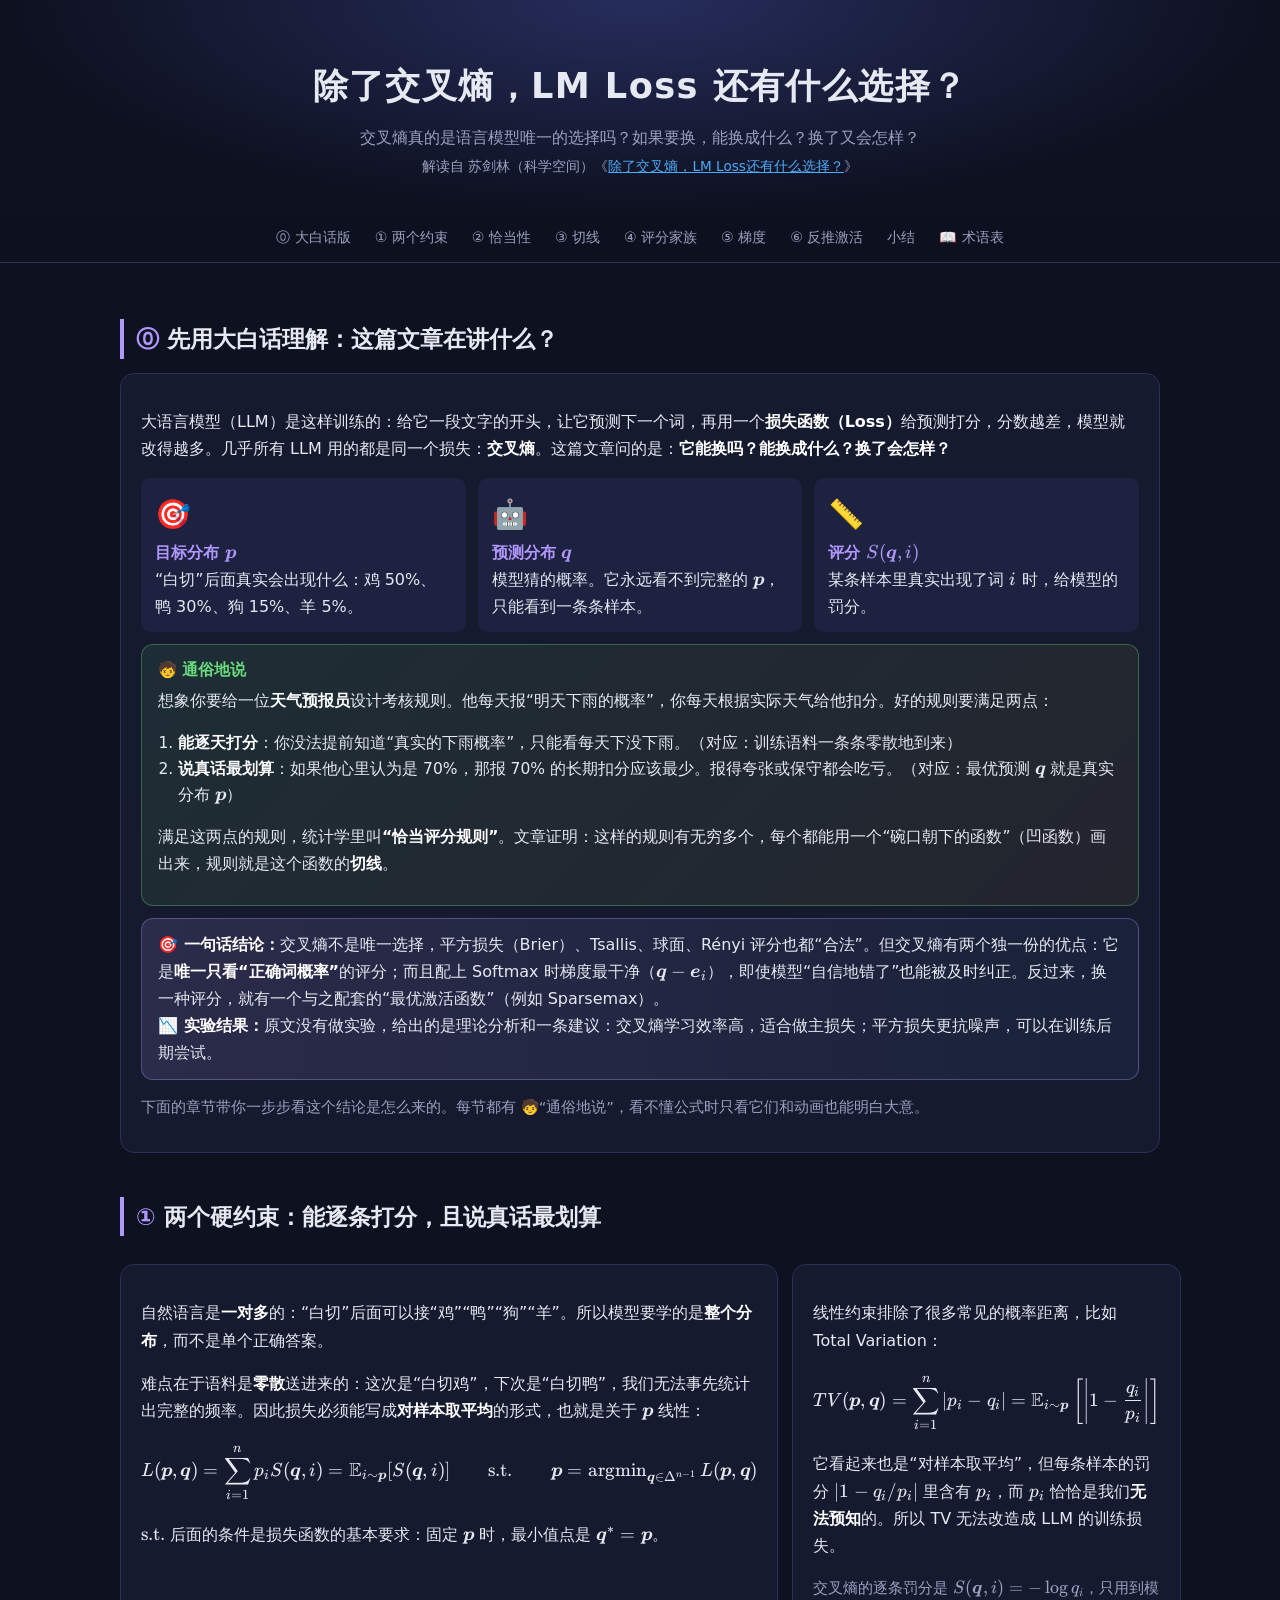
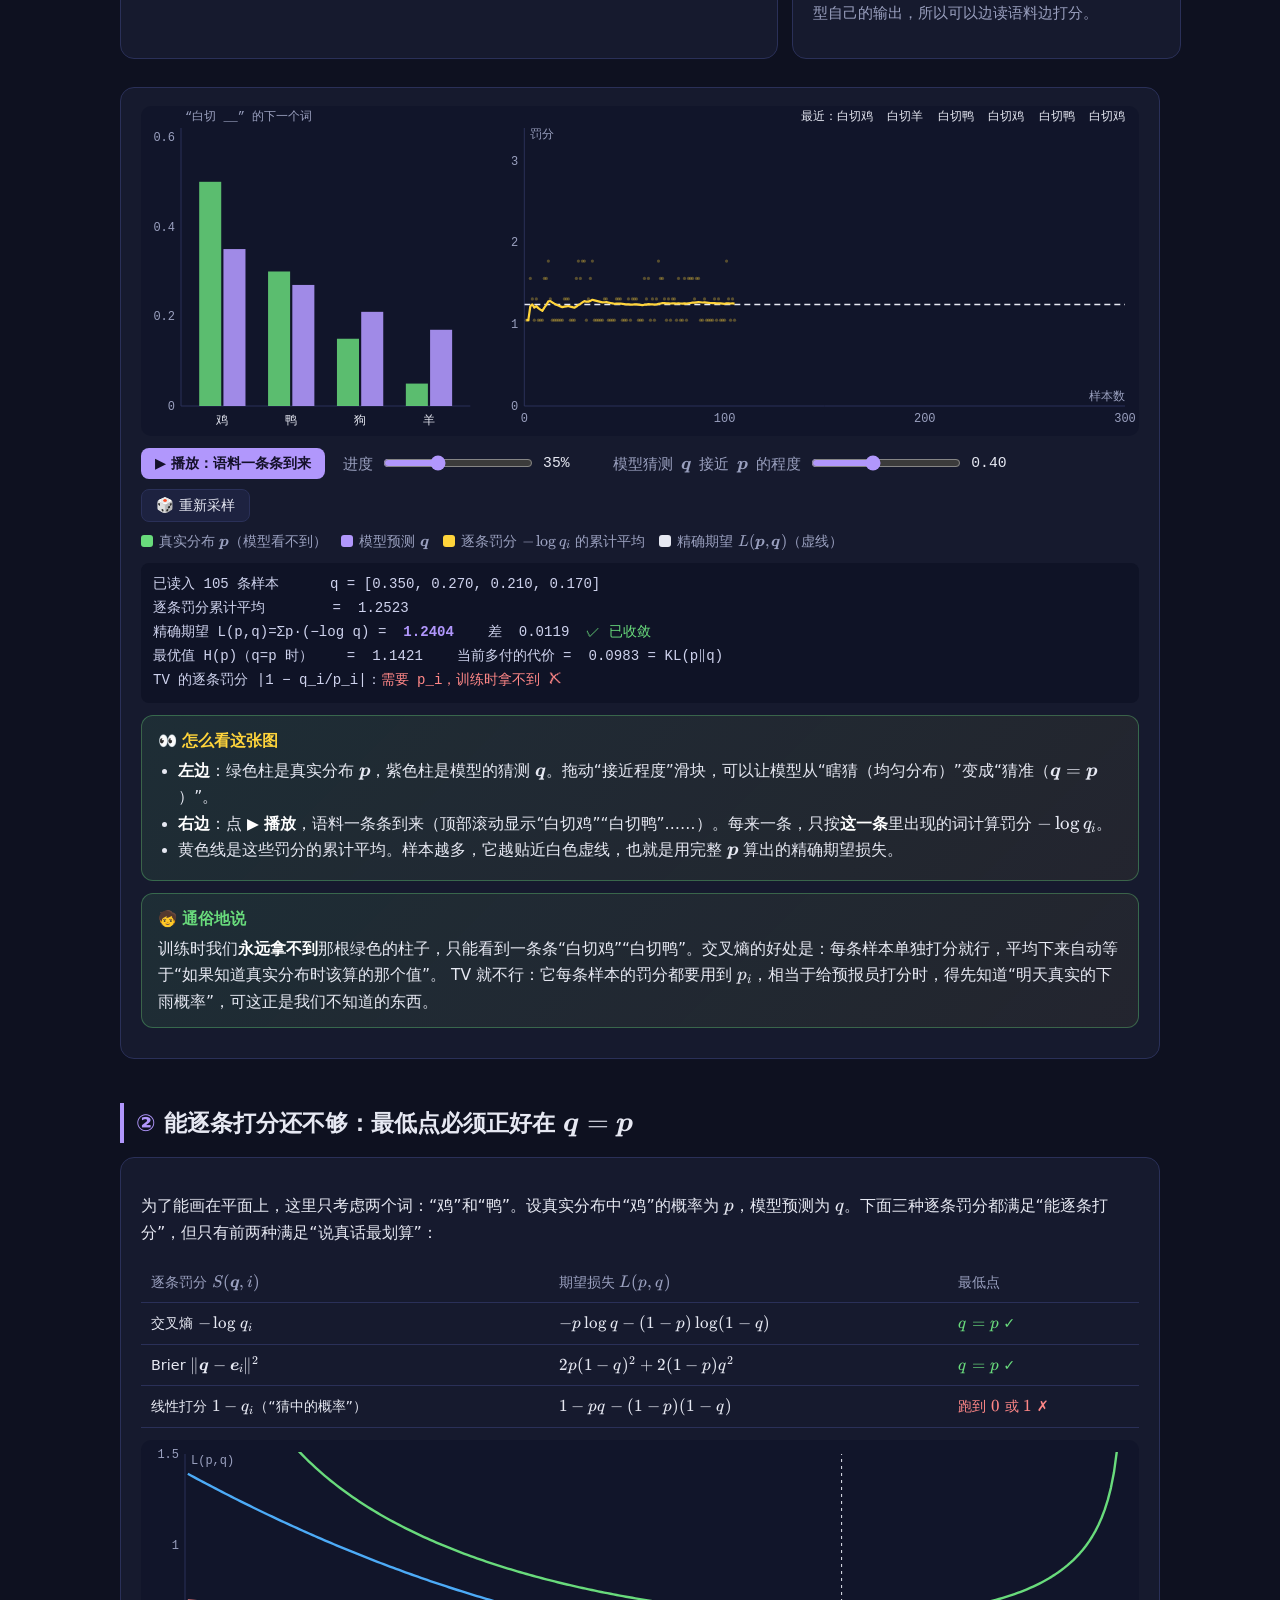
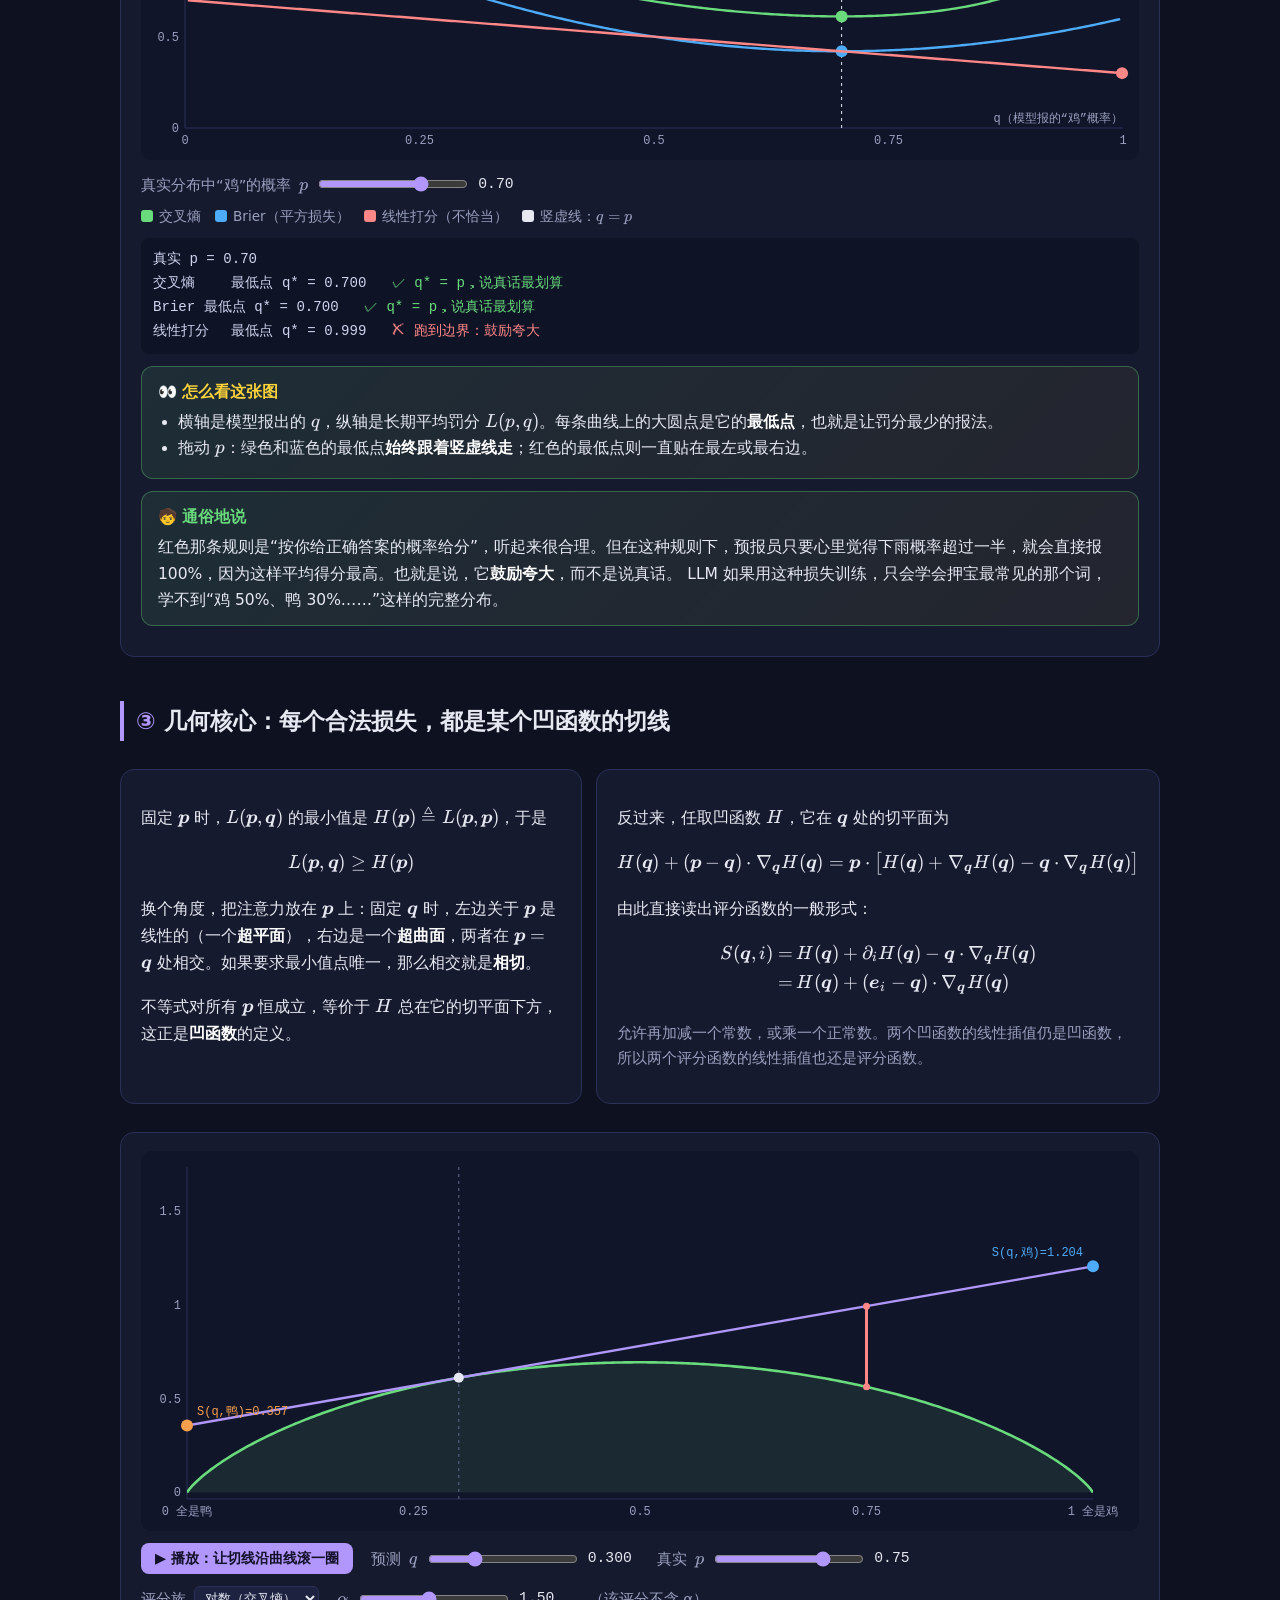
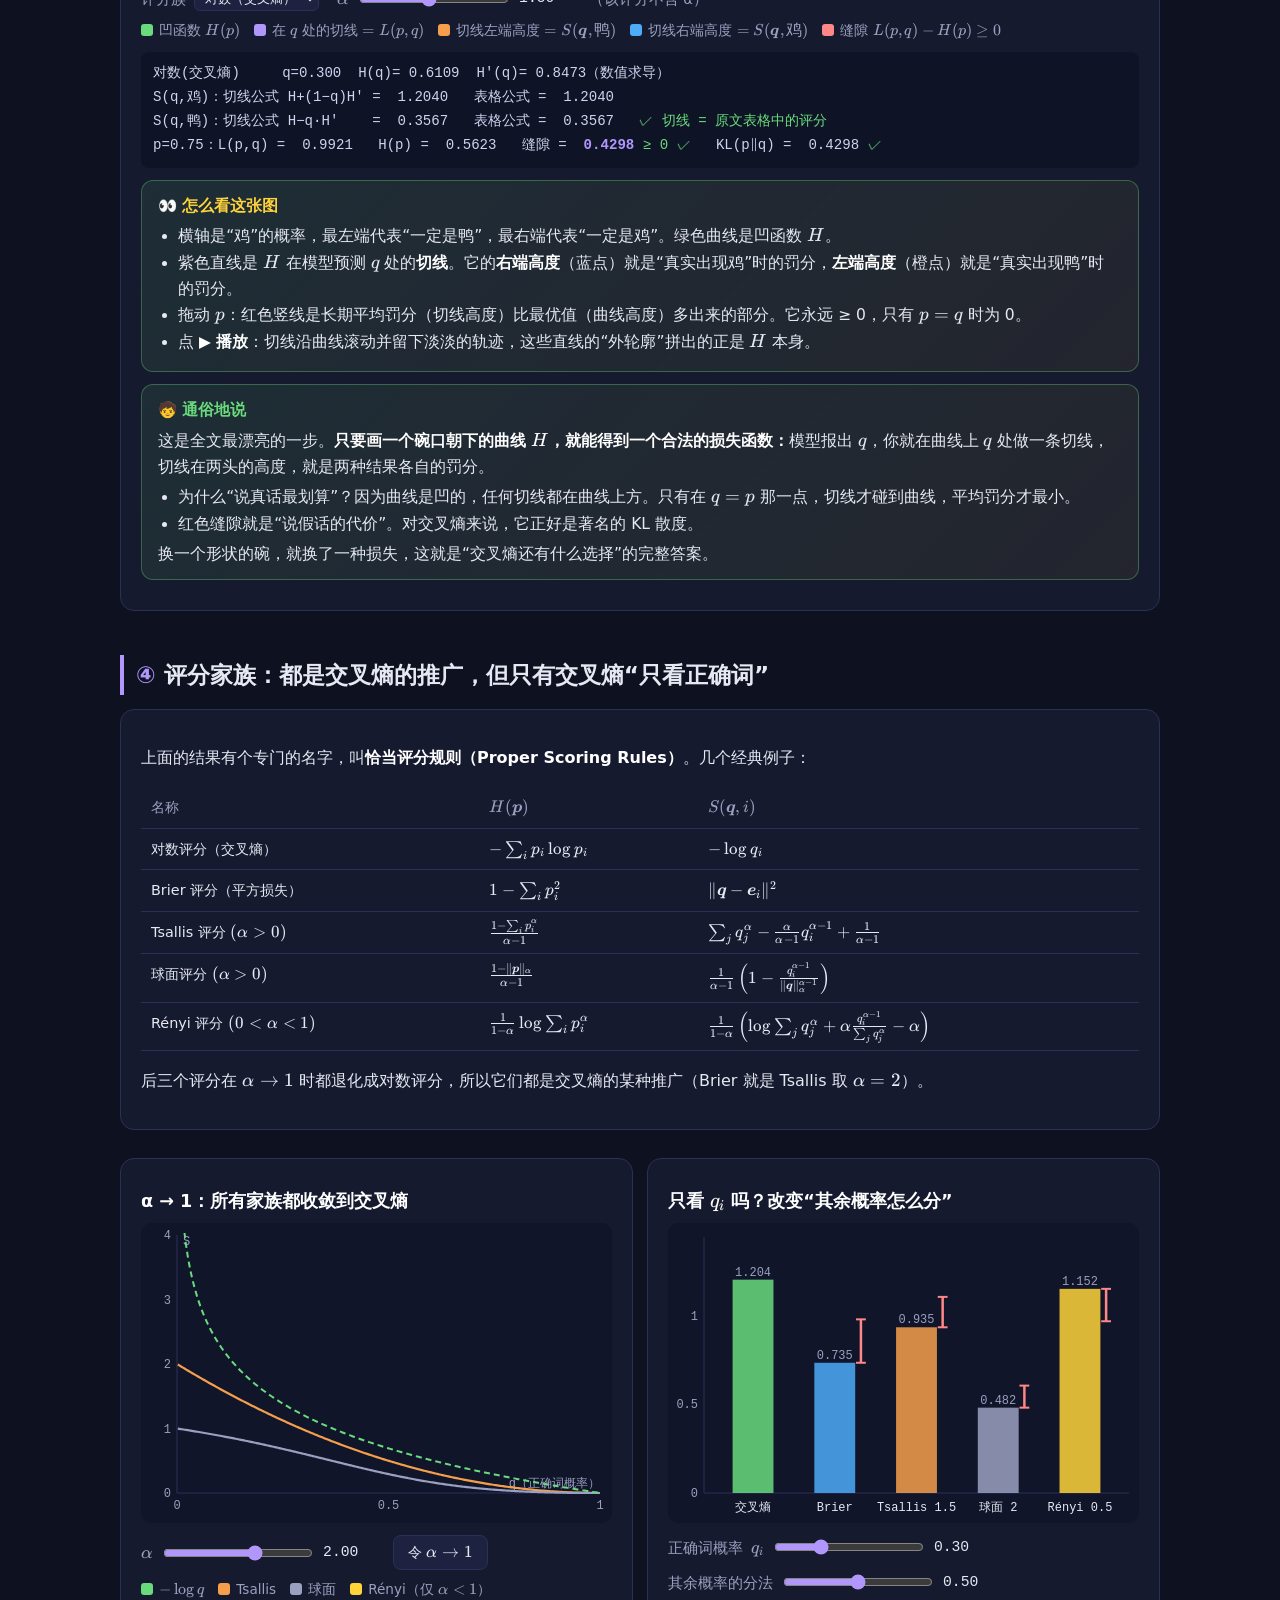
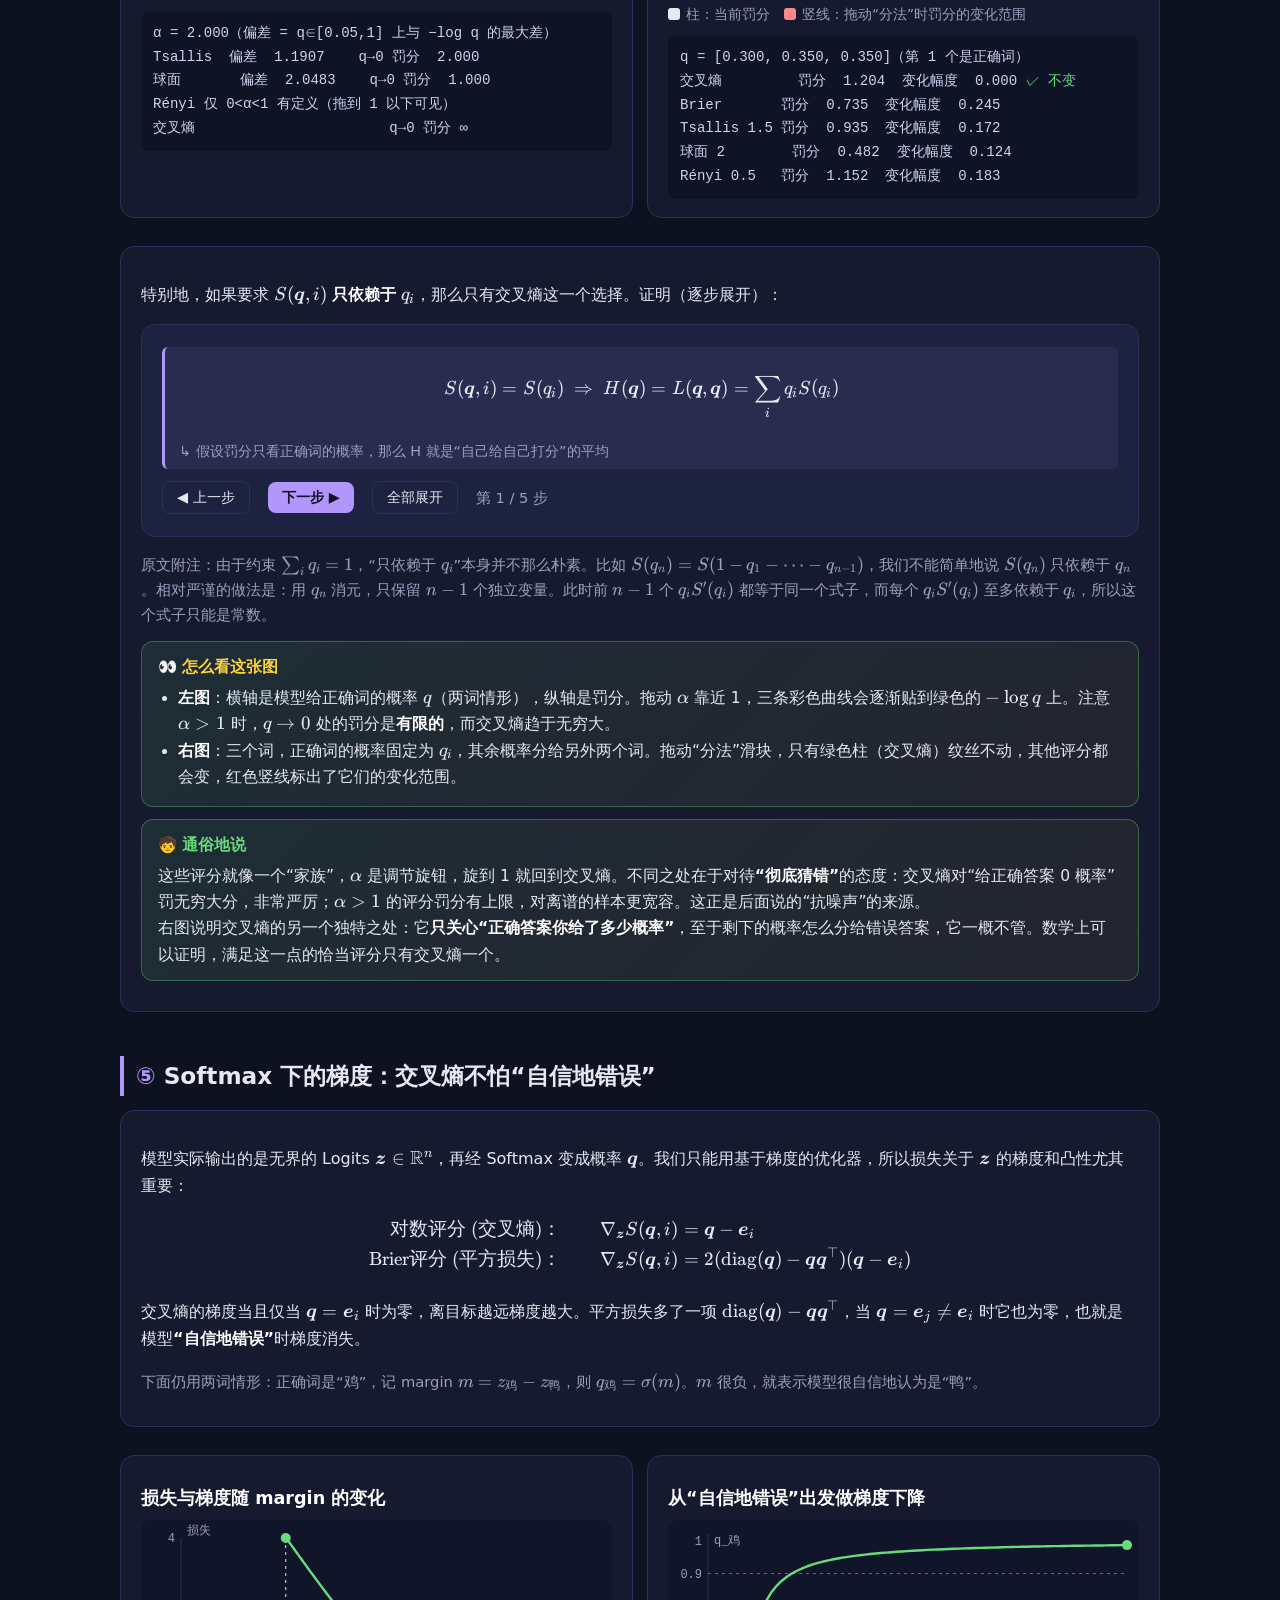
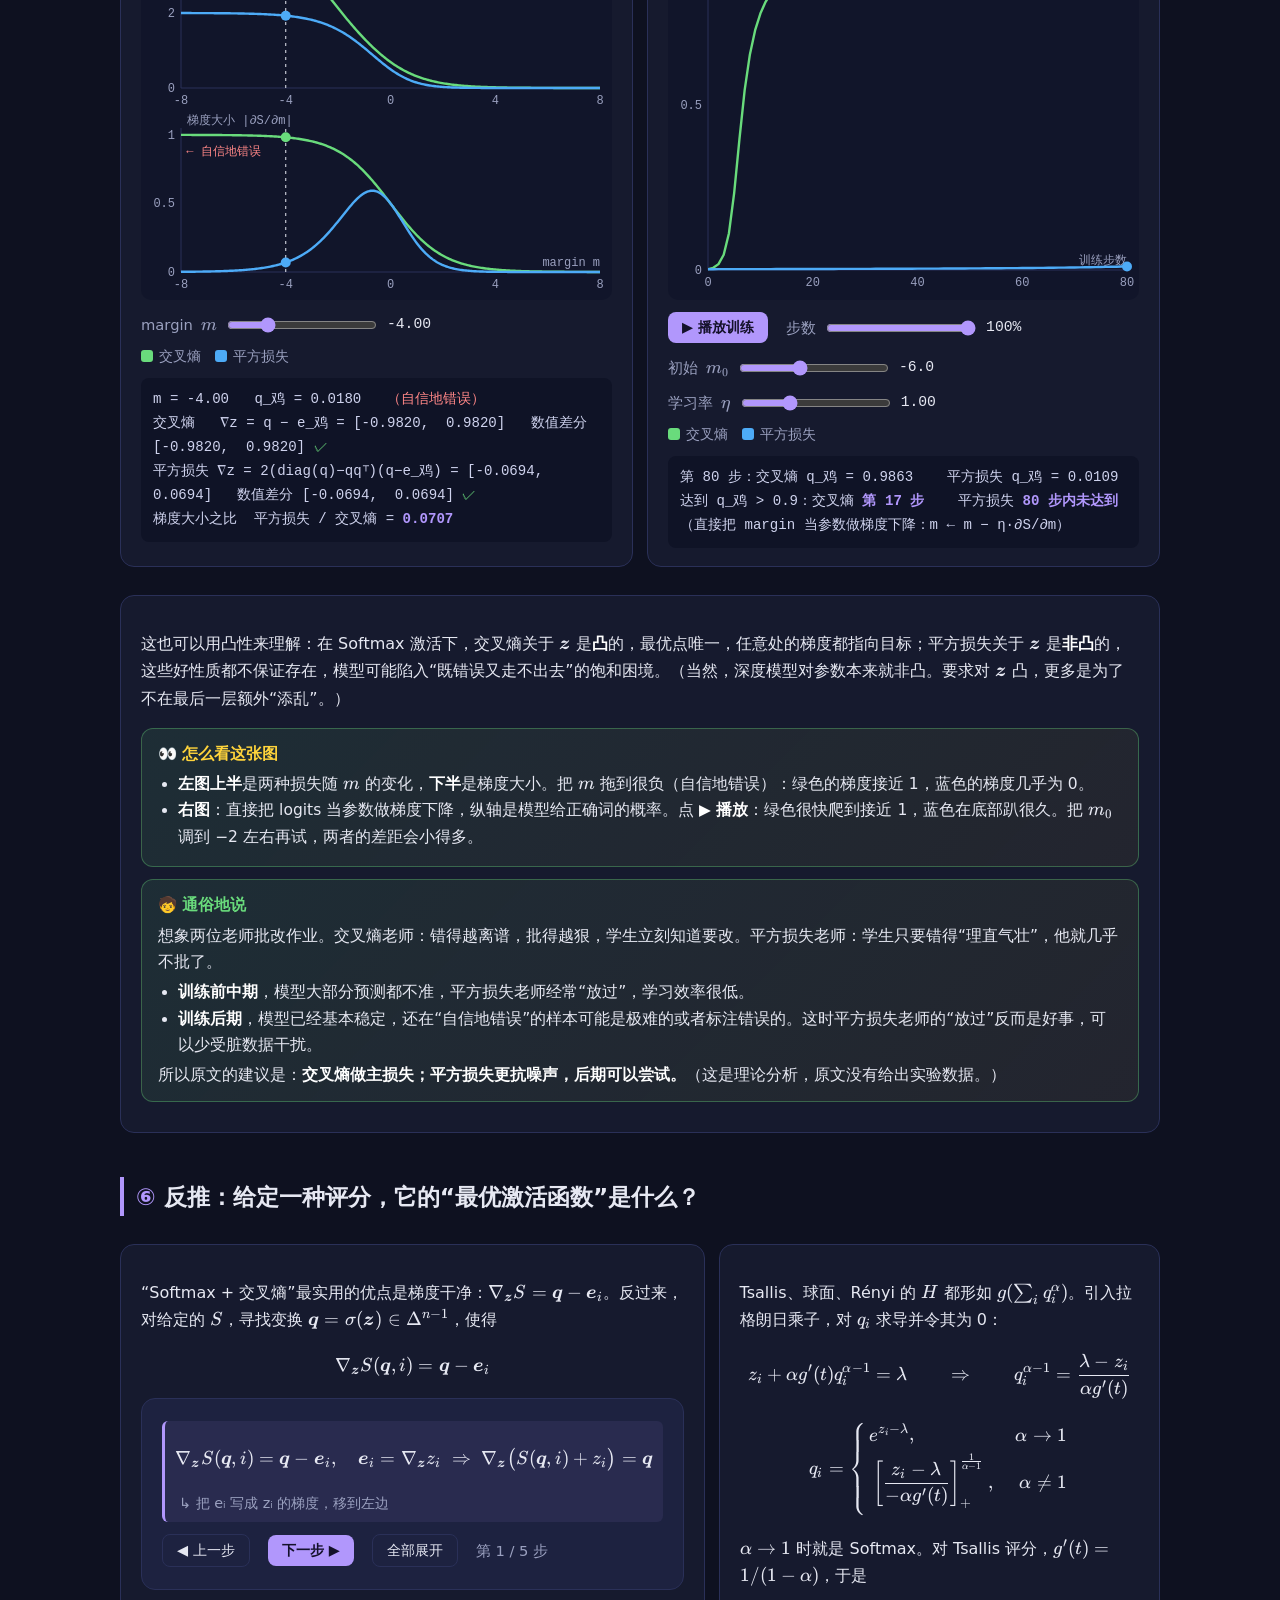
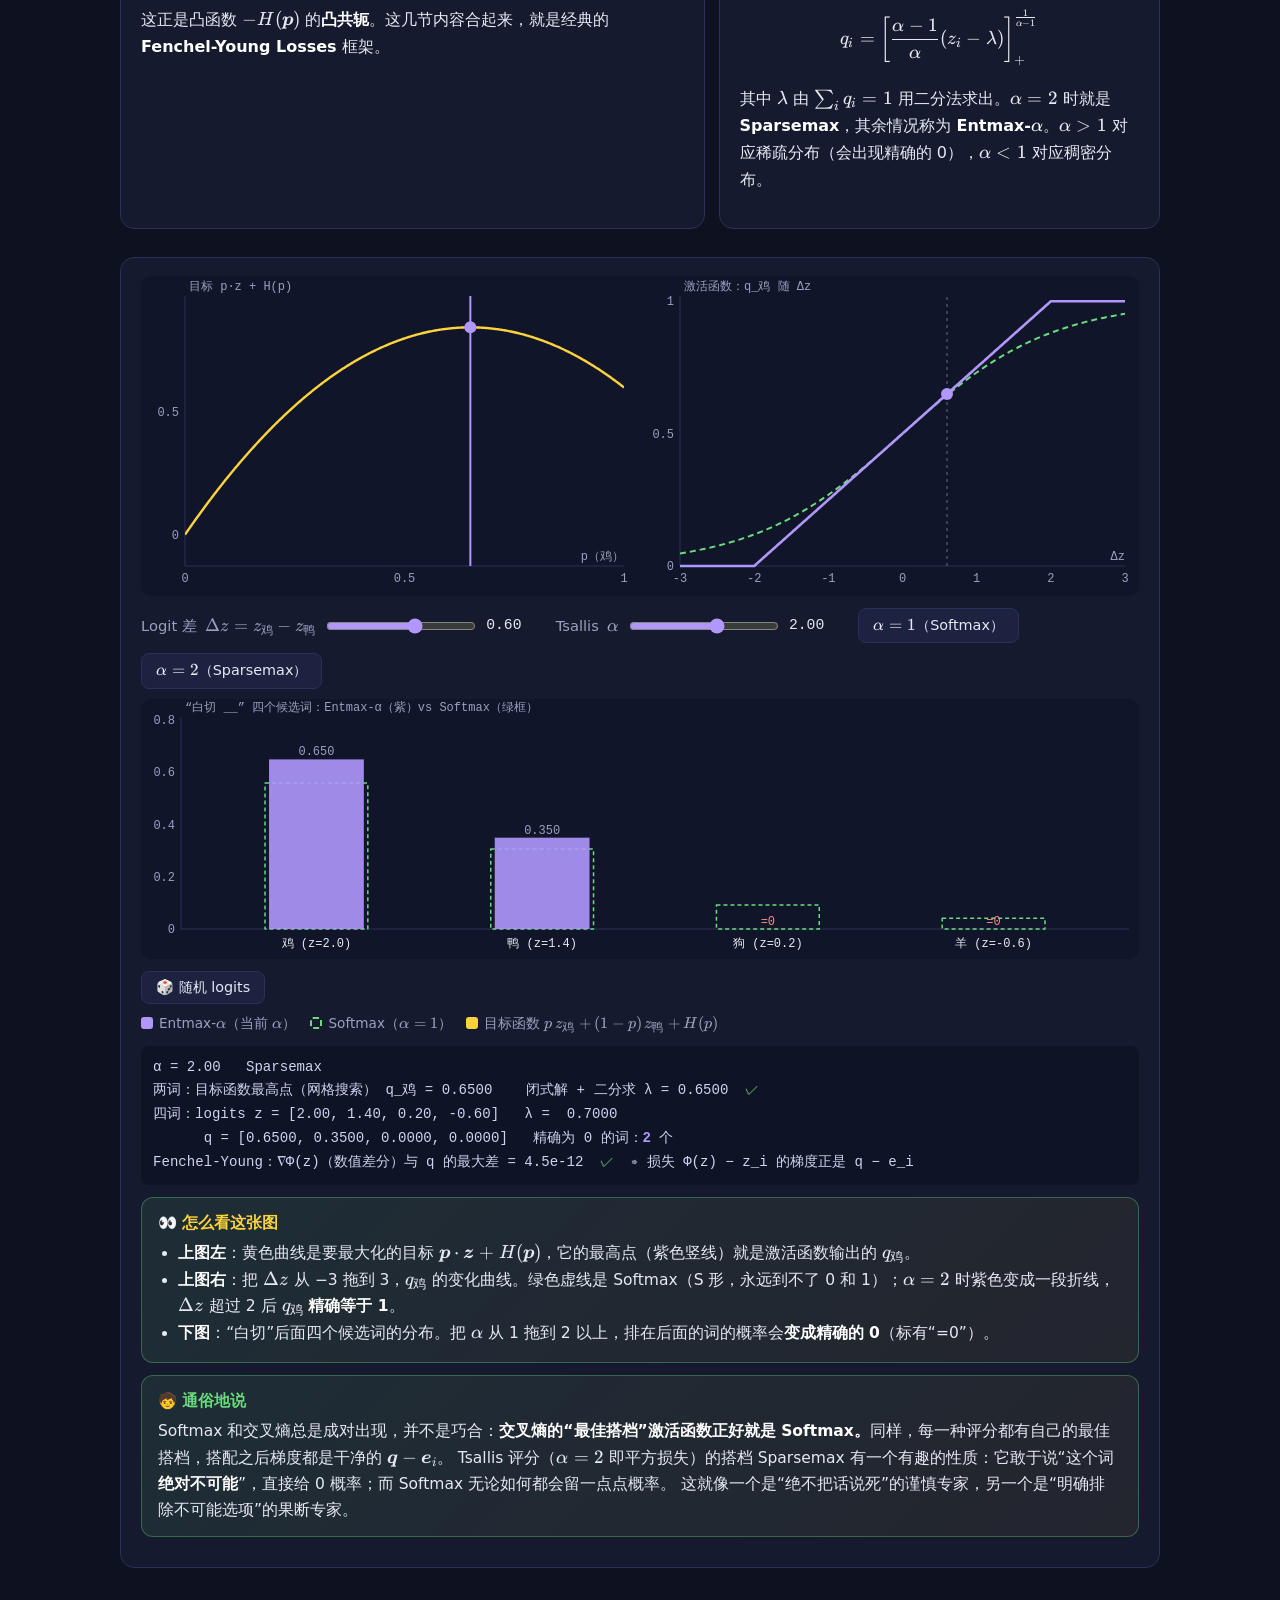
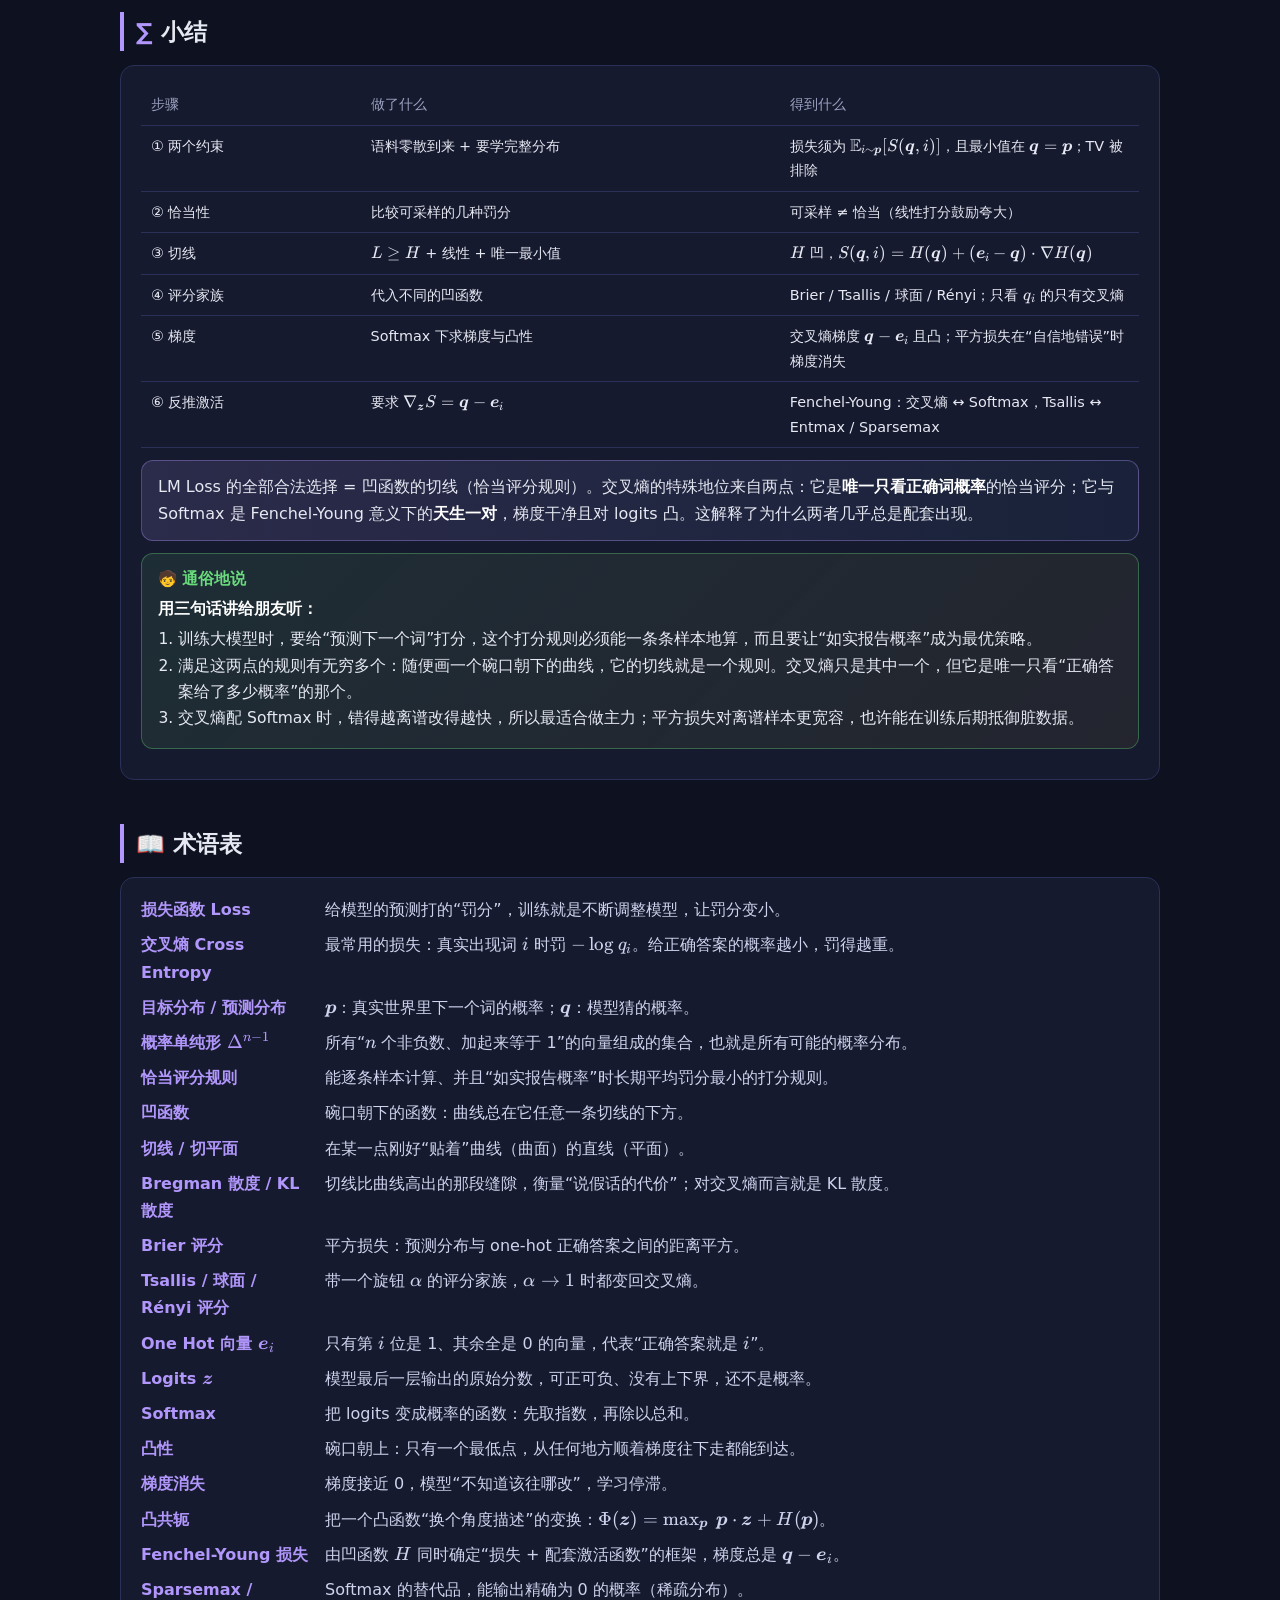
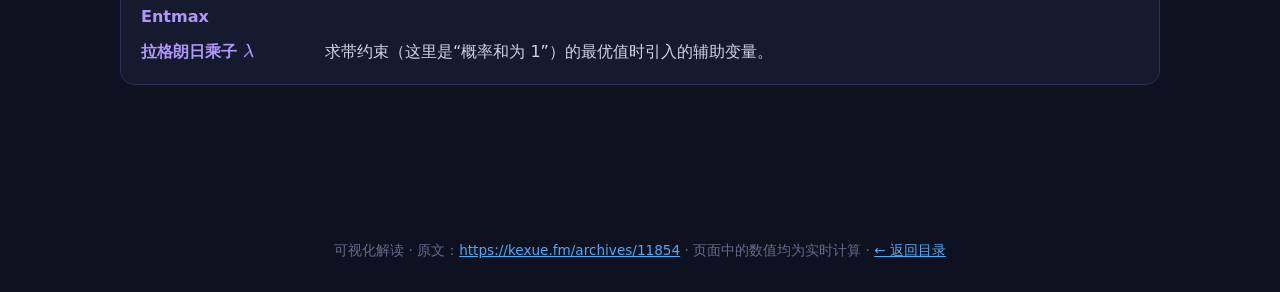
<file: lm-loss-proper-scoring-rules/index.html>
<!DOCTYPE html>
<html lang="zh-CN">
<head>
<meta charset="utf-8">
<meta name="viewport" content="width=device-width, initial-scale=1">
<title>除了交叉熵，LM Loss 还有什么选择？ · 可视化解读</title>
<!-- 首页索引（build_index.py）读取以下 viz:* 元信息 -->
<meta name="viz:title" content="除了交叉熵，LM Loss 还有什么选择？">
<meta name="viz:summary" content="能训练 LLM 的损失 = 恰当评分规则：任取一个凹函数，它的切线就是一个损失；交叉熵是唯一只看正确词概率的那个，并与 Softmax 天生配对。">
<meta name="viz:source" content="https://kexue.fm/archives/11854">
<meta name="viz:author" content="苏剑林（科学空间）">
<meta name="viz:date" content="2026-10-20">
<meta name="viz:tags" content="Loss,交叉熵,Softmax,Fenchel-Young">
<!-- KaTeX：优先本地 _lib，失败时 viz-core 自动回退 CDN -->
<link rel="stylesheet" href="../_lib/katex/katex.min.css">
<script src="../_lib/katex/katex.min.js"></script>
<script src="../_lib/katex/contrib/auto-render.min.js"></script>
<style>
/* ==== viz-core.css（内联快照，勿手改；页面专属样式写在下方） ==== */
/* viz-core.css — uKnowViz 共享样式 v1
 * 语义配色：颜色代表“角色”而不是装饰，全站一致（见 references/style-guide.md）
 */
:root{
  --bg:#0e1120; --panel:#161a2e; --panel2:#1d2240; --line:#2a3058;
  --text:#e6e8f2; --muted:#9aa0bf; --dim:#646a8c;
  --new:#b197fc;     /* 文章提出的新方法 / 主角 */
  --base:#69db7c;    /* 基线 / 标准做法 / 正确 ✓ */
  --pa:#f59f4c;      /* 一分为二时的 A 部分（左 / 第一项） */
  --pb:#4dabf7;      /* 一分为二时的 B 部分（右 / 第二项） */
  --approx:#ffd43b;  /* 近似值 / 辅助量 / 输入数据 */
  --warn:#ff8787;    /* 负面结果 / 误差 / 警告 */
}
*{box-sizing:border-box}
html,body{margin:0;background:var(--bg);color:var(--text);
  font-family:"PingFang SC","Microsoft YaHei","Noto Sans SC",system-ui,sans-serif;line-height:1.7}
a{color:var(--pb)}
b,strong{color:#fff}

/* ---------- 页首 / 导航 / 页脚 ---------- */
header.hero{padding:56px 24px 32px;text-align:center;
  background:radial-gradient(ellipse at top,#262d5c 0%,var(--bg) 70%)}
header.hero h1{font-size:2.2rem;margin:0 0 8px;letter-spacing:.04em}
header.hero p{color:var(--muted);margin:4px 0}
header.hero .src{font-size:.85rem}
nav.toc{position:sticky;top:0;z-index:10;background:rgba(14,17,32,.92);backdrop-filter:blur(6px);
  border-bottom:1px solid var(--line);display:flex;gap:4px;justify-content:center;flex-wrap:wrap;padding:8px}
nav.toc a{color:var(--muted);text-decoration:none;font-size:.88rem;padding:4px 10px;border-radius:6px}
nav.toc a:hover{background:var(--panel2);color:var(--text)}
main{max-width:1080px;margin:0 auto;padding:12px 20px 80px}
footer{color:var(--dim);text-align:center;font-size:.85rem;padding:30px}

/* ---------- 章节 ---------- */
section{margin:44px 0;scroll-margin-top:56px}
h2{font-size:1.45rem;border-left:4px solid var(--new);padding-left:12px;margin:0 0 14px}
h2 .num{color:var(--new);margin-right:8px}
h3{font-size:1.1rem;margin:10px 0 6px;color:#fff}
.card{background:var(--panel);border:1px solid var(--line);border-radius:14px;padding:18px 20px;margin:14px 0}
.grid2{display:grid;grid-template-columns:1fr 1fr;gap:14px}
.grid3{display:grid;grid-template-columns:repeat(3,1fr);gap:14px}
@media(max-width:820px){.grid2,.grid3{grid-template-columns:1fr}}

/* ---------- 画布与控件 ---------- */
canvas{width:100%;display:block;border-radius:10px;background:#11152a}
canvas.clickable{cursor:pointer}
.cap{color:var(--muted);font-size:.85rem;text-align:center;margin:2px 0}
.controls{display:flex;flex-wrap:wrap;gap:10px 18px;align-items:center;margin:12px 0 4px;font-size:.92rem}
.controls label{display:flex;align-items:center;gap:8px;color:var(--muted)}
.controls input[type=range]{width:150px;accent-color:var(--new)}
.controls select{background:var(--panel2);color:var(--text);border:1px solid var(--line);border-radius:6px;padding:3px 6px}
button{background:var(--panel2);color:var(--text);border:1px solid var(--line);border-radius:8px;
  padding:6px 14px;cursor:pointer;font-size:.9rem;font-family:inherit}
button:hover{border-color:var(--new)}
button.primary{background:var(--new);color:#14112a;border:none;font-weight:600}
.val{font-family:Consolas,Menlo,monospace;color:var(--text);min-width:3.5em;display:inline-block}

/* 图例：<span><i class="sw new"></i>说明</span> */
.legend{display:flex;flex-wrap:wrap;gap:14px;font-size:.85rem;color:var(--muted);margin-top:8px}
.legend i{display:inline-block;width:12px;height:12px;border-radius:3px;margin-right:6px;vertical-align:-1px}
.sw.new{background:var(--new)} .sw.base{background:var(--base)} .sw.pa{background:var(--pa)}
.sw.pb{background:var(--pb)} .sw.approx{background:var(--approx)} .sw.warn{background:var(--warn)}
.sw.text{background:var(--text)} .sw.dashed{background:none;border:2px dashed var(--base)}

/* 实时数值读数 */
.readout{font-family:Consolas,Menlo,monospace;font-size:.88rem;background:#0f1326;border-radius:8px;
  padding:10px 12px;margin-top:10px;white-space:pre-wrap;color:#cfd3ee;overflow-x:auto}
.readout b{color:var(--new)}
.ok{color:var(--base)} .bad{color:var(--warn)}

/* ---------- 文字层 ---------- */
.note{color:var(--muted);font-size:.92rem}
.key{background:linear-gradient(90deg,rgba(177,151,252,.14),rgba(77,171,247,.06));
  border:1px solid rgba(177,151,252,.35);border-radius:12px;padding:12px 16px;margin:12px 0}
.plain{background:linear-gradient(135deg,rgba(105,219,124,.10),rgba(255,212,59,.06));
  border:1px solid rgba(105,219,124,.35);border-radius:12px;padding:12px 18px 12px 16px;margin:12px 0;font-size:.97rem}
.plain::before{content:"🧒 通俗地说";display:block;font-weight:700;color:var(--base);margin-bottom:4px}
.plain.how::before{content:"👀 怎么看这张图";color:var(--approx)}
.plain ul,.plain ol{margin:4px 0;padding-left:1.3em}
.schematic-note{color:var(--muted);font-size:.88rem}
.schematic-note::before{content:"⚠️ 示意图：";color:var(--warn);font-weight:600}

/* 三联比喻卡 */
.analogy{display:grid;grid-template-columns:repeat(3,1fr);gap:12px;margin:10px 0}
@media(max-width:820px){.analogy{grid-template-columns:1fr}}
.analogy>div{background:var(--panel2);border-radius:10px;padding:12px 14px}
.analogy .ico{font-size:1.8rem}
.analogy b{color:var(--new)}

/* 实验卡 */
.tag{display:inline-block;font-size:.75rem;padding:1px 8px;border-radius:99px;border:1px solid var(--line);color:var(--muted)}
.stat{font-size:2rem;font-weight:700;color:var(--new)}

/* 表格 / 术语表 */
table{border-collapse:collapse;width:100%;font-size:.9rem}
td,th{border-bottom:1px solid var(--line);padding:8px 10px;text-align:left;vertical-align:top}
th{color:var(--muted);font-weight:500}
dl.gloss{display:grid;grid-template-columns:170px 1fr;gap:8px 14px;margin:0}
dl.gloss dt{color:var(--new);font-weight:600}
dl.gloss dd{margin:0;color:#cfd3ee}
@media(max-width:820px){dl.gloss{grid-template-columns:1fr}}

/* 公式分步展开器（VIZ.stepper） */
.stepper .step{padding:6px 10px;border-left:3px solid transparent;border-radius:6px;margin:4px 0;transition:all .35s}
.stepper .step.cur{border-left-color:var(--new);background:rgba(177,151,252,.08)}
.stepper .step.hidden{display:none}
.stepper .step .why{color:var(--muted);font-size:.9rem;margin-left:4px}
.katex-display{overflow-x:auto;overflow-y:hidden;padding:4px 0}

/* 运行时错误横幅（VIZ 捕获的 JS 错误，便于自检） */
#viz-errors{position:fixed;bottom:0;left:0;right:0;background:#5c1a1a;color:#fff;font:12px Consolas,monospace;
  padding:6px 12px;z-index:99;white-space:pre-wrap;display:none}

/* ---------- 首页索引 ---------- */
.cards{display:grid;grid-template-columns:repeat(auto-fill,minmax(300px,1fr));gap:16px}
.cards a.item{display:block;text-decoration:none;color:var(--text);background:var(--panel);border:1px solid var(--line);
  border-radius:14px;padding:16px 18px;transition:border-color .2s,transform .2s}
.cards a.item:hover{border-color:var(--new);transform:translateY(-2px)}
.cards .item h3{margin:0 0 6px;color:#fff}
.cards .item p{margin:0 0 8px;color:var(--muted);font-size:.9rem}
.cards .item .meta{font-size:.78rem;color:var(--dim)}
/* ==== 页面专属样式 ==== */
</style>
</head>
<body>
<header class="hero">
  <h1>除了交叉熵，LM Loss 还有什么选择？</h1>
  <p>交叉熵真的是语言模型唯一的选择吗？如果要换，能换成什么？换了又会怎样？</p>
  <p class="src">解读自 苏剑林（科学空间）《<a href="https://kexue.fm/archives/11854" target="_blank">除了交叉熵，LM Loss还有什么选择？</a>》</p>
</header>
<nav class="toc">
  <a href="#s0">⓪ 大白话版</a><a href="#s1">① 两个约束</a><a href="#s2">② 恰当性</a><a href="#s3">③ 切线</a>
  <a href="#s4">④ 评分家族</a><a href="#s5">⑤ 梯度</a><a href="#s6">⑥ 反推激活</a>
  <a href="#summary">小结</a><a href="#gloss">📖 术语表</a>
</nav>
<main>

<!-- ================= ⓪ ================= -->
<section id="s0">
  <h2><span class="num">⓪</span>先用大白话理解：这篇文章在讲什么？</h2>
  <div class="card">
    <p>大语言模型（LLM）是这样训练的：给它一段文字的开头，让它预测下一个词，再用一个<b>损失函数（Loss）</b>给预测打分，分数越差，模型就改得越多。几乎所有 LLM 用的都是同一个损失：<b>交叉熵</b>。这篇文章问的是：<b>它能换吗？能换成什么？换了会怎样？</b></p>
    <div class="analogy">
      <div><div class="ico">🎯</div><b>目标分布 $\boldsymbol{p}$</b><br>“白切”后面真实会出现什么：鸡 50%、鸭 30%、狗 15%、羊 5%。</div>
      <div><div class="ico">🤖</div><b>预测分布 $\boldsymbol{q}$</b><br>模型猜的概率。它永远看不到完整的 $\boldsymbol{p}$，只能看到一条条样本。</div>
      <div><div class="ico">📏</div><b>评分 $S(\boldsymbol{q},i)$</b><br>某条样本里真实出现了词 $i$ 时，给模型的罚分。</div>
    </div>
    <div class="plain">
      <p style="margin-top:0">想象你要给一位<b>天气预报员</b>设计考核规则。他每天报“明天下雨的概率”，你每天根据实际天气给他扣分。好的规则要满足两点：</p>
      <ol>
        <li><b>能逐天打分</b>：你没法提前知道“真实的下雨概率”，只能看每天下没下雨。（对应：训练语料一条条零散地到来）</li>
        <li><b>说真话最划算</b>：如果他心里认为是 70%，那报 70% 的长期扣分应该最少。报得夸张或保守都会吃亏。（对应：最优预测 $\boldsymbol{q}$ 就是真实分布 $\boldsymbol{p}$）</li>
      </ol>
      <p>满足这两点的规则，统计学里叫<b>“恰当评分规则”</b>。文章证明：这样的规则有无穷多个，每个都能用一个“碗口朝下的函数”（凹函数）画出来，规则就是这个函数的<b>切线</b>。</p>
    </div>
    <div class="key">
      <b>🎯 一句话结论：</b>交叉熵不是唯一选择，平方损失（Brier）、Tsallis、球面、Rényi 评分也都“合法”。但交叉熵有两个独一份的优点：它是<b>唯一只看“正确词概率”</b>的评分；而且配上 Softmax 时梯度最干净（$\boldsymbol{q}-\boldsymbol{e}_i$），即使模型“自信地错了”也能被及时纠正。反过来，换一种评分，就有一个与之配套的“最优激活函数”（例如 Sparsemax）。<br>
      <b>📉 实验结果：</b>原文没有做实验，给出的是理论分析和一条建议：交叉熵学习效率高，适合做主损失；平方损失更抗噪声，可以在训练后期尝试。
    </div>
    <p class="note">下面的章节带你一步步看这个结论是怎么来的。每节都有 🧒“通俗地说”，看不懂公式时只看它们和动画也能明白大意。</p>
  </div>
</section>

<!-- ================= ① ================= -->
<section id="s1">
  <h2><span class="num">①</span>两个硬约束：能逐条打分，且说真话最划算</h2>
  <div class="grid2">
    <div class="card">
      <p>自然语言是<b>一对多</b>的：“白切”后面可以接“鸡”“鸭”“狗”“羊”。所以模型要学的是<b>整个分布</b>，而不是单个正确答案。</p>
      <p>难点在于语料是<b>零散</b>送进来的：这次是“白切鸡”，下次是“白切鸭”，我们无法事先统计出完整的频率。因此损失必须能写成<b>对样本取平均</b>的形式，也就是关于 $\boldsymbol{p}$ 线性：</p>
      $$L(\boldsymbol{p}, \boldsymbol{q}) = \sum_{i=1}^n p_i S(\boldsymbol{q}, i) = \mathbb{E}_{i\sim\boldsymbol{p}}[S(\boldsymbol{q}, i)]\qquad\text{s.t.}\qquad \boldsymbol{p} = \mathop{\text{argmin}}_{\boldsymbol{q}\in\Delta^{n-1}} L(\boldsymbol{p}, \boldsymbol{q})$$
      <p>$\text{s.t.}$ 后面的条件是损失函数的基本要求：固定 $\boldsymbol{p}$ 时，最小值点是 $\boldsymbol{q}^*=\boldsymbol{p}$。</p>
    </div>
    <div class="card">
      <p>线性约束排除了很多常见的概率距离，比如 Total Variation：</p>
      $$TV(\boldsymbol{p}, \boldsymbol{q}) = \sum_{i=1}^n |p_i - q_i| = \mathbb{E}_{i\sim \boldsymbol{p}}\left[\left|1 - \frac{q_i}{p_i}\right|\right]$$
      <p>它看起来也是“对样本取平均”，但每条样本的罚分 $|1 - q_i/p_i|$ 里含有 $p_i$，而 $p_i$ 恰恰是我们<b>无法预知</b>的。所以 TV 无法改造成 LLM 的训练损失。</p>
      <p class="note">交叉熵的逐条罚分是 $S(\boldsymbol{q},i)=-\log q_i$，只用到模型自己的输出，所以可以边读语料边打分。</p>
    </div>
  </div>
  <div class="card">
    <canvas id="c1" style="height:330px"></canvas>
    <div class="controls">
      <button class="primary" id="c1-play">▶ 播放：语料一条条到来</button>
      <label>进度 <input type="range" id="c1-t" min="0" max="1" step="0.001" value="0.35"><span class="val" id="c1-tv">35%</span></label>
      <label>模型猜测 $\boldsymbol{q}$ 接近 $\boldsymbol{p}$ 的程度 <input type="range" id="c1-beta" min="0" max="1" step="0.01" value="0.4"><span class="val" data-for="c1-beta"></span></label>
      <button id="c1-rand">🎲 重新采样</button>
    </div>
    <div class="legend">
      <span><i class="sw base"></i>真实分布 $\boldsymbol{p}$（模型看不到）</span>
      <span><i class="sw new"></i>模型预测 $\boldsymbol{q}$</span>
      <span><i class="sw approx"></i>逐条罚分 $-\log q_i$ 的累计平均</span>
      <span><i class="sw text"></i>精确期望 $L(\boldsymbol{p},\boldsymbol{q})$（虚线）</span>
    </div>
    <div class="readout" id="c1-out"></div>
    <div class="plain how">
      <ul>
        <li><b>左边</b>：绿色柱是真实分布 $\boldsymbol{p}$，紫色柱是模型的猜测 $\boldsymbol{q}$。拖动“接近程度”滑块，可以让模型从“瞎猜（均匀分布）”变成“猜准（$\boldsymbol{q}=\boldsymbol{p}$）”。</li>
        <li><b>右边</b>：点 <b>▶ 播放</b>，语料一条条到来（顶部滚动显示“白切鸡”“白切鸭”……）。每来一条，只按<b>这一条</b>里出现的词计算罚分 $-\log q_i$。</li>
        <li>黄色线是这些罚分的累计平均。样本越多，它越贴近白色虚线，也就是用完整 $\boldsymbol{p}$ 算出的精确期望损失。</li>
      </ul>
    </div>
    <div class="plain">
      训练时我们<b>永远拿不到</b>那根绿色的柱子，只能看到一条条“白切鸡”“白切鸭”。交叉熵的好处是：每条样本单独打分就行，平均下来自动等于“如果知道真实分布时该算的那个值”。
      TV 就不行：它每条样本的罚分都要用到 $p_i$，相当于给预报员打分时，得先知道“明天真实的下雨概率”，可这正是我们不知道的东西。
    </div>
  </div>
</section>

<!-- ================= ② ================= -->
<section id="s2">
  <h2><span class="num">②</span>能逐条打分还不够：最低点必须正好在 $\boldsymbol{q}=\boldsymbol{p}$</h2>
  <div class="card">
    <p>为了能画在平面上，这里只考虑两个词：“鸡”和“鸭”。设真实分布中“鸡”的概率为 $p$，模型预测为 $q$。下面三种逐条罚分都满足“能逐条打分”，但只有前两种满足“说真话最划算”：</p>
    <table>
      <tr><th>逐条罚分 $S(\boldsymbol{q},i)$</th><th>期望损失 $L(p,q)$</th><th>最低点</th></tr>
      <tr><td>交叉熵 $-\log q_i$</td><td>$-p\log q-(1-p)\log(1-q)$</td><td class="ok">$q=p$ ✓</td></tr>
      <tr><td>Brier $\|\boldsymbol{q}-\boldsymbol{e}_i\|^2$</td><td>$2p(1-q)^2+2(1-p)q^2$</td><td class="ok">$q=p$ ✓</td></tr>
      <tr><td>线性打分 $1-q_i$（“猜中的概率”）</td><td>$1-pq-(1-p)(1-q)$</td><td class="bad">跑到 $0$ 或 $1$ ✗</td></tr>
    </table>
    <canvas id="c2" style="height:320px;margin-top:12px"></canvas>
    <div class="controls">
      <label>真实分布中“鸡”的概率 $p$ <input type="range" id="c2-p" min="0.02" max="0.98" step="0.01" value="0.7"><span class="val" data-for="c2-p"></span></label>
    </div>
    <div class="legend">
      <span><i class="sw base"></i>交叉熵</span><span><i class="sw pb"></i>Brier（平方损失）</span><span><i class="sw warn"></i>线性打分（不恰当）</span>
      <span><i class="sw text"></i>竖虚线：$q=p$</span>
    </div>
    <div class="readout" id="c2-out"></div>
    <div class="plain how">
      <ul>
        <li>横轴是模型报出的 $q$，纵轴是长期平均罚分 $L(p,q)$。每条曲线上的大圆点是它的<b>最低点</b>，也就是让罚分最少的报法。</li>
        <li>拖动 $p$：绿色和蓝色的最低点<b>始终跟着竖虚线走</b>；红色的最低点则一直贴在最左或最右边。</li>
      </ul>
    </div>
    <div class="plain">
      红色那条规则是“按你给正确答案的概率给分”，听起来很合理。但在这种规则下，预报员只要心里觉得下雨概率超过一半，就会直接报 100%，因为这样平均得分最高。也就是说，它<b>鼓励夸大</b>，而不是说真话。
      LLM 如果用这种损失训练，只会学会押宝最常见的那个词，学不到“鸡 50%、鸭 30%……”这样的完整分布。
    </div>
  </div>
</section>

<!-- ================= ③ ================= -->
<section id="s3">
  <h2><span class="num">③</span>几何核心：每个合法损失，都是某个凹函数的切线</h2>
  <div class="grid2">
    <div class="card">
      <p>固定 $\boldsymbol{p}$ 时，$L(\boldsymbol{p}, \boldsymbol{q})$ 的最小值是 $H(\boldsymbol{p})\triangleq L(\boldsymbol{p}, \boldsymbol{p})$，于是</p>
      $$L(\boldsymbol{p}, \boldsymbol{q})\geq H(\boldsymbol{p})$$
      <p>换个角度，把注意力放在 $\boldsymbol{p}$ 上：固定 $\boldsymbol{q}$ 时，左边关于 $\boldsymbol{p}$ 是线性的（一个<b>超平面</b>），右边是一个<b>超曲面</b>，两者在 $\boldsymbol{p}=\boldsymbol{q}$ 处相交。如果要求最小值点唯一，那么相交就是<b>相切</b>。</p>
      <p>不等式对所有 $\boldsymbol{p}$ 恒成立，等价于 $H$ 总在它的切平面下方，这正是<b>凹函数</b>的定义。</p>
    </div>
    <div class="card">
      <p>反过来，任取凹函数 $H$，它在 $\boldsymbol{q}$ 处的切平面为</p>
      $$H(\boldsymbol{q}) + (\boldsymbol{p}-\boldsymbol{q})\cdot\nabla_{\boldsymbol{q}} H(\boldsymbol{q}) = \boldsymbol{p}\cdot\big[H(\boldsymbol{q}) + \nabla_{\boldsymbol{q}} H(\boldsymbol{q}) - \boldsymbol{q}\cdot\nabla_{\boldsymbol{q}} H(\boldsymbol{q})\big]$$
      <p>由此直接读出评分函数的一般形式：</p>
      $$\begin{aligned}S(\boldsymbol{q},i) =&\, H(\boldsymbol{q}) + \partial_i H(\boldsymbol{q}) - \boldsymbol{q}\cdot\nabla_{\boldsymbol{q}} H(\boldsymbol{q}) \\ =&\, H(\boldsymbol{q}) + (\boldsymbol{e}_i - \boldsymbol{q})\cdot\nabla_{\boldsymbol{q}} H(\boldsymbol{q})\end{aligned}$$
      <p class="note">允许再加减一个常数，或乘一个正常数。两个凹函数的线性插值仍是凹函数，所以两个评分函数的线性插值也还是评分函数。</p>
    </div>
  </div>
  <div class="card">
    <canvas id="c3" style="height:380px"></canvas>
    <div class="controls">
      <button class="primary" id="c3-play">▶ 播放：让切线沿曲线滚一圈</button>
      <label>预测 $q$ <input type="range" id="c3-q" min="0.02" max="0.98" step="0.001" value="0.3"><span class="val" id="c3-qv"></span></label>
      <label>真实 $p$ <input type="range" id="c3-p" min="0" max="1" step="0.01" value="0.75"><span class="val" data-for="c3-p"></span></label>
    </div>
    <div class="controls">
      <label>评分族 <select id="c3-fam"><option value="log">对数（交叉熵）</option><option value="brier">Brier（平方）</option><option value="tsallis">Tsallis</option><option value="sph">球面</option><option value="renyi">Rényi</option></select></label>
      <label>$\alpha$ <input type="range" id="c3-a" min="0.2" max="3" step="0.01" value="1.5"><span class="val" data-for="c3-a"></span></label>
      <span class="note" id="c3-anote"></span>
    </div>
    <div class="legend">
      <span><i class="sw base"></i>凹函数 $H(p)$</span>
      <span><i class="sw new"></i>在 $q$ 处的切线 $=L(p,q)$</span>
      <span><i class="sw pa"></i>切线左端高度 $=S(\boldsymbol{q},\text{鸭})$</span>
      <span><i class="sw pb"></i>切线右端高度 $=S(\boldsymbol{q},\text{鸡})$</span>
      <span><i class="sw warn"></i>缝隙 $L(p,q)-H(p)\ge 0$</span>
    </div>
    <div class="readout" id="c3-out"></div>
    <div class="plain how">
      <ul>
        <li>横轴是“鸡”的概率，最左端代表“一定是鸭”，最右端代表“一定是鸡”。绿色曲线是凹函数 $H$。</li>
        <li>紫色直线是 $H$ 在模型预测 $q$ 处的<b>切线</b>。它的<b>右端高度</b>（蓝点）就是“真实出现鸡”时的罚分，<b>左端高度</b>（橙点）就是“真实出现鸭”时的罚分。</li>
        <li>拖动 $p$：红色竖线是长期平均罚分（切线高度）比最优值（曲线高度）多出来的部分。它永远 ≥ 0，只有 $p=q$ 时为 0。</li>
        <li>点 <b>▶ 播放</b>：切线沿曲线滚动并留下淡淡的轨迹，这些直线的“外轮廓”拼出的正是 $H$ 本身。</li>
      </ul>
    </div>
    <div class="plain">
      这是全文最漂亮的一步。<b>只要画一个碗口朝下的曲线 $H$，就能得到一个合法的损失函数：</b>模型报出 $q$，你就在曲线上 $q$ 处做一条切线，切线在两头的高度，就是两种结果各自的罚分。
      <ul>
        <li>为什么“说真话最划算”？因为曲线是凹的，任何切线都在曲线上方。只有在 $q=p$ 那一点，切线才碰到曲线，平均罚分才最小。</li>
        <li>红色缝隙就是“说假话的代价”。对交叉熵来说，它正好是著名的 KL 散度。</li>
      </ul>
      换一个形状的碗，就换了一种损失，这就是“交叉熵还有什么选择”的完整答案。
    </div>
  </div>
</section>

<!-- ================= ④ ================= -->
<section id="s4">
  <h2><span class="num">④</span>评分家族：都是交叉熵的推广，但只有交叉熵“只看正确词”</h2>
  <div class="card">
    <p>上面的结果有个专门的名字，叫<b>恰当评分规则（Proper Scoring Rules）</b>。几个经典例子：</p>
    <table>
      <tr><th>名称</th><th>$H(\boldsymbol{p})$</th><th>$S(\boldsymbol{q},i)$</th></tr>
      <tr><td>对数评分（交叉熵）</td><td>$-\sum_i p_i\log p_i$</td><td>$-\log q_i$</td></tr>
      <tr><td>Brier 评分（平方损失）</td><td>$1-\sum_i p_i^2$</td><td>$\|\boldsymbol{q}-\boldsymbol{e}_i\|^2$</td></tr>
      <tr><td>Tsallis 评分 $(\alpha > 0)$</td><td>$\frac{1-\sum_i p_i^\alpha}{\alpha-1}$</td><td>$\sum_j q_j^\alpha - \frac{\alpha}{\alpha-1}q_i^{\alpha-1} + \frac{1}{\alpha-1}$</td></tr>
      <tr><td>球面评分 $(\alpha > 0)$</td><td>$\frac{1-\Vert\boldsymbol{p}\Vert_\alpha}{\alpha-1}$</td><td>$\frac{1}{\alpha-1}\left(1 -\frac{q_i^{\alpha-1}}{\Vert\boldsymbol{q}\Vert_\alpha^{\alpha-1}}\right)$</td></tr>
      <tr><td>Rényi 评分 $(0 < \alpha < 1)$</td><td>$\frac{1}{1-\alpha}\log\sum_i p_i^\alpha$</td><td>$\frac{1}{1-\alpha}\left(\log\sum_j q_j^\alpha+\alpha \frac{q_i^{\alpha-1}}{\sum_j q_j^\alpha}-\alpha\right)$</td></tr>
    </table>
    <p>后三个评分在 $\alpha\to 1$ 时都退化成对数评分，所以它们都是交叉熵的某种推广（Brier 就是 Tsallis 取 $\alpha=2$）。</p>
  </div>
  <div class="grid2">
    <div class="card">
      <h3>α → 1：所有家族都收敛到交叉熵</h3>
      <canvas id="c4a" style="height:300px"></canvas>
      <div class="controls">
        <label>$\alpha$ <input type="range" id="c4-a" min="0.3" max="3" step="0.01" value="2"><span class="val" data-for="c4-a"></span></label>
        <button id="c4-one">令 $\alpha\to 1$</button>
      </div>
      <div class="legend">
        <span><i class="sw base"></i>$-\log q$</span><span><i class="sw pa"></i>Tsallis</span><span><i class="sw" style="background:var(--muted)"></i>球面</span><span><i class="sw approx"></i>Rényi（仅 $\alpha<1$）</span>
      </div>
      <div class="readout" id="c4a-out"></div>
    </div>
    <div class="card">
      <h3>只看 $q_i$ 吗？改变“其余概率怎么分”</h3>
      <canvas id="c4b" style="height:300px"></canvas>
      <div class="controls">
        <label>正确词概率 $q_i$ <input type="range" id="c4-qi" min="0.05" max="0.9" step="0.01" value="0.3"><span class="val" data-for="c4-qi"></span></label>
        <label>其余概率的分法 <input type="range" id="c4-r" min="0" max="1" step="0.01" value="0.5"><span class="val" data-for="c4-r"></span></label>
      </div>
      <div class="legend"><span><i class="sw text"></i>柱：当前罚分</span><span><i class="sw warn"></i>竖线：拖动“分法”时罚分的变化范围</span></div>
      <div class="readout" id="c4b-out"></div>
    </div>
  </div>
  <div class="card">
    <p>特别地，如果要求 $S(\boldsymbol{q},i)$ <b>只依赖于</b> $q_i$，那么只有交叉熵这一个选择。证明（逐步展开）：</p>
    <div id="st4" class="card" style="background:var(--panel2)"></div>
    <p class="note">原文附注：由于约束 $\sum_i q_i = 1$，“只依赖于 $q_i$”本身并不那么朴素。比如 $S(q_n) = S(1 - q_1 - \cdots - q_{n-1})$，我们不能简单地说 $S(q_n)$ 只依赖于 $q_n$。相对严谨的做法是：用 $q_n$ 消元，只保留 $n-1$ 个独立变量。此时前 $n-1$ 个 $q_i S'(q_i)$ 都等于同一个式子，而每个 $q_i S'(q_i)$ 至多依赖于 $q_i$，所以这个式子只能是常数。</p>
    <div class="plain how">
      <ul>
        <li><b>左图</b>：横轴是模型给正确词的概率 $q$（两词情形），纵轴是罚分。拖动 $\alpha$ 靠近 1，三条彩色曲线会逐渐贴到绿色的 $-\log q$ 上。注意 $\alpha>1$ 时，$q\to 0$ 处的罚分是<b>有限的</b>，而交叉熵趋于无穷大。</li>
        <li><b>右图</b>：三个词，正确词的概率固定为 $q_i$，其余概率分给另外两个词。拖动“分法”滑块，只有绿色柱（交叉熵）纹丝不动，其他评分都会变，红色竖线标出了它们的变化范围。</li>
      </ul>
    </div>
    <div class="plain">
      这些评分就像一个“家族”，$\alpha$ 是调节旋钮，旋到 1 就回到交叉熵。不同之处在于对待<b>“彻底猜错”</b>的态度：交叉熵对“给正确答案 0 概率”罚无穷大分，非常严厉；$\alpha>1$ 的评分罚分有上限，对离谱的样本更宽容。这正是后面说的“抗噪声”的来源。
      <br>右图说明交叉熵的另一个独特之处：它<b>只关心“正确答案你给了多少概率”</b>，至于剩下的概率怎么分给错误答案，它一概不管。数学上可以证明，满足这一点的恰当评分只有交叉熵一个。
    </div>
  </div>
</section>

<!-- ================= ⑤ ================= -->
<section id="s5">
  <h2><span class="num">⑤</span>Softmax 下的梯度：交叉熵不怕“自信地错误”</h2>
  <div class="card">
    <p>模型实际输出的是无界的 Logits $\boldsymbol{z}\in\mathbb{R}^n$，再经 Softmax 变成概率 $\boldsymbol{q}$。我们只能用基于梯度的优化器，所以损失关于 $\boldsymbol{z}$ 的梯度和凸性尤其重要：</p>
    $$\begin{aligned}\text{对数评分 (交叉熵)：}&\qquad \nabla_{\boldsymbol{z}} S(\boldsymbol{q}, i) = \boldsymbol{q} - \boldsymbol{e}_i \\ \text{Brier评分 (平方损失)：}&\qquad \nabla_{\boldsymbol{z}} S(\boldsymbol{q}, i) = 2(\mathop{\text{diag}}(\boldsymbol{q})-\boldsymbol{q}\boldsymbol{q}^\top)(\boldsymbol{q}-\boldsymbol{e}_i)\end{aligned}$$
    <p>交叉熵的梯度当且仅当 $\boldsymbol{q}=\boldsymbol{e}_i$ 时为零，离目标越远梯度越大。平方损失多了一项 $\mathop{\text{diag}}(\boldsymbol{q})-\boldsymbol{q}\boldsymbol{q}^\top$，当 $\boldsymbol{q}=\boldsymbol{e}_j\neq \boldsymbol{e}_i$ 时它也为零，也就是模型<b>“自信地错误”</b>时梯度消失。</p>
    <p class="note">下面仍用两词情形：正确词是“鸡”，记 margin $m = z_\text{鸡}-z_\text{鸭}$，则 $q_\text{鸡}=\sigma(m)$。$m$ 很负，就表示模型很自信地认为是“鸭”。</p>
  </div>
  <div class="grid2">
    <div class="card">
      <h3>损失与梯度随 margin 的变化</h3>
      <canvas id="c5a" style="height:380px"></canvas>
      <div class="controls">
        <label>margin $m$ <input type="range" id="c5-m" min="-8" max="8" step="0.05" value="-4"><span class="val" data-for="c5-m"></span></label>
      </div>
      <div class="legend"><span><i class="sw base"></i>交叉熵</span><span><i class="sw pb"></i>平方损失</span></div>
      <div class="readout" id="c5a-out"></div>
    </div>
    <div class="card">
      <h3>从“自信地错误”出发做梯度下降</h3>
      <canvas id="c5b" style="height:380px"></canvas>
      <div class="controls">
        <button class="primary" id="c5-play">▶ 播放训练</button>
        <label>步数 <input type="range" id="c5-t" min="0" max="1" step="0.001" value="1"><span class="val" id="c5-tv">100%</span></label>
      </div>
      <div class="controls">
        <label>初始 $m_0$ <input type="range" id="c5-m0" min="-10" max="0" step="0.1" value="-6"><span class="val" data-for="c5-m0"></span></label>
        <label>学习率 $\eta$ <input type="range" id="c5-lr" min="0.1" max="3" step="0.05" value="1"><span class="val" data-for="c5-lr"></span></label>
      </div>
      <div class="legend"><span><i class="sw base"></i>交叉熵</span><span><i class="sw pb"></i>平方损失</span></div>
      <div class="readout" id="c5b-out"></div>
    </div>
  </div>
  <div class="card">
    <p>这也可以用凸性来理解：在 Softmax 激活下，交叉熵关于 $\boldsymbol{z}$ 是<b>凸</b>的，最优点唯一，任意处的梯度都指向目标；平方损失关于 $\boldsymbol{z}$ 是<b>非凸</b>的，这些好性质都不保证存在，模型可能陷入“既错误又走不出去”的饱和困境。（当然，深度模型对参数本来就非凸。要求对 $\boldsymbol{z}$ 凸，更多是为了不在最后一层额外“添乱”。）</p>
    <div class="plain how">
      <ul>
        <li><b>左图上半</b>是两种损失随 $m$ 的变化，<b>下半</b>是梯度大小。把 $m$ 拖到很负（自信地错误）：绿色的梯度接近 1，蓝色的梯度几乎为 0。</li>
        <li><b>右图</b>：直接把 logits 当参数做梯度下降，纵轴是模型给正确词的概率。点 <b>▶ 播放</b>：绿色很快爬到接近 1，蓝色在底部趴很久。把 $m_0$ 调到 −2 左右再试，两者的差距会小得多。</li>
      </ul>
    </div>
    <div class="plain">
      想象两位老师批改作业。交叉熵老师：错得越离谱，批得越狠，学生立刻知道要改。平方损失老师：学生只要错得“理直气壮”，他就几乎不批了。
      <ul>
        <li><b>训练前中期</b>，模型大部分预测都不准，平方损失老师经常“放过”，学习效率很低。</li>
        <li><b>训练后期</b>，模型已经基本稳定，还在“自信地错误”的样本可能是极难的或者标注错误的。这时平方损失老师的“放过”反而是好事，可以少受脏数据干扰。</li>
      </ul>
      所以原文的建议是：<b>交叉熵做主损失；平方损失更抗噪声，后期可以尝试。</b>（这是理论分析，原文没有给出实验数据。）
    </div>
  </div>
</section>

<!-- ================= ⑥ ================= -->
<section id="s6">
  <h2><span class="num">⑥</span>反推：给定一种评分，它的“最优激活函数”是什么？</h2>
  <div class="grid2">
    <div class="card">
      <p>“Softmax + 交叉熵”最实用的优点是梯度干净：$\nabla_{\boldsymbol{z}} S = \boldsymbol{q} - \boldsymbol{e}_i$。反过来，对给定的 $S$，寻找变换 $\boldsymbol{q} = \sigma(\boldsymbol{z})\in\Delta^{n-1}$，使得</p>
      $$\nabla_{\boldsymbol{z}} S(\boldsymbol{q}, i) = \boldsymbol{q} - \boldsymbol{e}_i$$
      <div id="st6" class="card" style="background:var(--panel2)"></div>
      <p>这正是凸函数 $-H(\boldsymbol{p})$ 的<b>凸共轭</b>。这几节内容合起来，就是经典的 <b>Fenchel-Young Losses</b> 框架。</p>
    </div>
    <div class="card">
      <p>Tsallis、球面、Rényi 的 $H$ 都形如 $g(\sum_i q_i^{\alpha})$。引入拉格朗日乘子，对 $q_i$ 求导并令其为 0：</p>
      $$z_i + \alpha g'(t) q_i^{\alpha-1} = \lambda \qquad\Rightarrow\qquad q_i^{\alpha-1} = \frac{\lambda - z_i}{\alpha g'(t)}$$
      $$q_i = \left\{\begin{aligned} &\, e^{z_i - \lambda},&\, \alpha \to 1 \\ &\,\left[\frac{z_i - \lambda}{-\alpha g'(t)}\right]_+^{\frac{1}{\alpha-1}},&\, \alpha \neq 1 \end{aligned}\right.$$
      <p>$\alpha\to 1$ 时就是 Softmax。对 Tsallis 评分，$g'(t)=1/(1-\alpha)$，于是</p>
      $$q_i = \left[\frac{\alpha-1}{\alpha}(z_i - \lambda)\right]_+^{\frac{1}{\alpha-1}}$$
      <p>其中 $\lambda$ 由 $\sum_i q_i = 1$ 用二分法求出。$\alpha=2$ 时就是 <b>Sparsemax</b>，其余情况称为 <b>Entmax-$\alpha$</b>。$\alpha>1$ 对应稀疏分布（会出现精确的 0），$\alpha<1$ 对应稠密分布。</p>
    </div>
  </div>
  <div class="card">
    <canvas id="c6a" style="height:320px"></canvas>
    <div class="controls">
      <label>Logit 差 $\Delta z = z_\text{鸡}-z_\text{鸭}$ <input type="range" id="c6-dz" min="-3" max="3" step="0.01" value="0.6"><span class="val" data-for="c6-dz"></span></label>
      <label>Tsallis $\alpha$ <input type="range" id="c6-a" min="0.5" max="3" step="0.01" value="2"><span class="val" data-for="c6-a"></span></label>
      <button id="c6-soft">$\alpha=1$（Softmax）</button><button id="c6-sparse">$\alpha=2$（Sparsemax）</button>
    </div>
    <canvas id="c6b" style="height:260px;margin-top:10px"></canvas>
    <div class="controls"><button id="c6-rand">🎲 随机 logits</button></div>
    <div class="legend">
      <span><i class="sw new"></i>Entmax-$\alpha$（当前 $\alpha$）</span>
      <span><i class="sw dashed"></i>Softmax（$\alpha=1$）</span>
      <span><i class="sw approx"></i>目标函数 $p\,z_\text{鸡}+(1-p)\,z_\text{鸭}+H(p)$</span>
    </div>
    <div class="readout" id="c6-out"></div>
    <div class="plain how">
      <ul>
        <li><b>上图左</b>：黄色曲线是要最大化的目标 $\boldsymbol{p}\cdot\boldsymbol{z}+H(\boldsymbol{p})$，它的最高点（紫色竖线）就是激活函数输出的 $q_\text{鸡}$。</li>
        <li><b>上图右</b>：把 $\Delta z$ 从 −3 拖到 3，$q_\text{鸡}$ 的变化曲线。绿色虚线是 Softmax（S 形，永远到不了 0 和 1）；$\alpha=2$ 时紫色变成一段折线，$\Delta z$ 超过 2 后 $q_\text{鸡}$ <b>精确等于 1</b>。</li>
        <li><b>下图</b>：“白切”后面四个候选词的分布。把 $\alpha$ 从 1 拖到 2 以上，排在后面的词的概率会<b>变成精确的 0</b>（标有“=0”）。</li>
      </ul>
    </div>
    <div class="plain">
      Softmax 和交叉熵总是成对出现，并不是巧合：<b>交叉熵的“最佳搭档”激活函数正好就是 Softmax。</b>同样，每一种评分都有自己的最佳搭档，搭配之后梯度都是干净的 $\boldsymbol{q}-\boldsymbol{e}_i$。
      Tsallis 评分（$\alpha=2$ 即平方损失）的搭档 Sparsemax 有一个有趣的性质：它敢于说“这个词<b>绝对不可能</b>”，直接给 0 概率；而 Softmax 无论如何都会留一点点概率。
      这就像一个是“绝不把话说死”的谨慎专家，另一个是“明确排除不可能选项”的果断专家。
    </div>
  </div>
</section>

<!-- ================= 小结 ================= -->
<section id="summary">
  <h2><span class="num">∑</span>小结</h2>
  <div class="card">
    <table>
      <tr><th style="width:22%">步骤</th><th>做了什么</th><th style="width:36%">得到什么</th></tr>
      <tr><td>① 两个约束</td><td>语料零散到来 + 要学完整分布</td><td>损失须为 $\mathbb{E}_{i\sim\boldsymbol{p}}[S(\boldsymbol{q},i)]$，且最小值在 $\boldsymbol{q}=\boldsymbol{p}$；TV 被排除</td></tr>
      <tr><td>② 恰当性</td><td>比较可采样的几种罚分</td><td>可采样 ≠ 恰当（线性打分鼓励夸大）</td></tr>
      <tr><td>③ 切线</td><td>$L\ge H$ + 线性 + 唯一最小值</td><td>$H$ 凹，$S(\boldsymbol{q},i) = H(\boldsymbol{q}) + (\boldsymbol{e}_i - \boldsymbol{q})\cdot\nabla H(\boldsymbol{q})$</td></tr>
      <tr><td>④ 评分家族</td><td>代入不同的凹函数</td><td>Brier / Tsallis / 球面 / Rényi；只看 $q_i$ 的只有交叉熵</td></tr>
      <tr><td>⑤ 梯度</td><td>Softmax 下求梯度与凸性</td><td>交叉熵梯度 $\boldsymbol{q}-\boldsymbol{e}_i$ 且凸；平方损失在“自信地错误”时梯度消失</td></tr>
      <tr><td>⑥ 反推激活</td><td>要求 $\nabla_{\boldsymbol{z}}S=\boldsymbol{q}-\boldsymbol{e}_i$</td><td>Fenchel-Young：交叉熵 ↔ Softmax，Tsallis ↔ Entmax / Sparsemax</td></tr>
    </table>
    <div class="key">LM Loss 的全部合法选择 = 凹函数的切线（恰当评分规则）。交叉熵的特殊地位来自两点：它是<b>唯一只看正确词概率</b>的恰当评分；它与 Softmax 是 Fenchel-Young 意义下的<b>天生一对</b>，梯度干净且对 logits 凸。这解释了为什么两者几乎总是配套出现。</div>
    <div class="plain">
      <b>用三句话讲给朋友听：</b>
      <ol>
        <li>训练大模型时，要给“预测下一个词”打分，这个打分规则必须能一条条样本地算，而且要让“如实报告概率”成为最优策略。</li>
        <li>满足这两点的规则有无穷多个：随便画一个碗口朝下的曲线，它的切线就是一个规则。交叉熵只是其中一个，但它是唯一只看“正确答案给了多少概率”的那个。</li>
        <li>交叉熵配 Softmax 时，错得越离谱改得越快，所以最适合做主力；平方损失对离谱样本更宽容，也许能在训练后期抵御脏数据。</li>
      </ol>
    </div>
  </div>
</section>

<!-- ================= 术语表 ================= -->
<section id="gloss">
  <h2><span class="num">📖</span>术语表</h2>
  <div class="card">
    <dl class="gloss">
      <dt>损失函数 Loss</dt><dd>给模型的预测打的“罚分”，训练就是不断调整模型，让罚分变小。</dd>
      <dt>交叉熵 Cross Entropy</dt><dd>最常用的损失：真实出现词 $i$ 时罚 $-\log q_i$。给正确答案的概率越小，罚得越重。</dd>
      <dt>目标分布 / 预测分布</dt><dd>$\boldsymbol{p}$：真实世界里下一个词的概率；$\boldsymbol{q}$：模型猜的概率。</dd>
      <dt>概率单纯形 $\Delta^{n-1}$</dt><dd>所有“$n$ 个非负数、加起来等于 1”的向量组成的集合，也就是所有可能的概率分布。</dd>
      <dt>恰当评分规则</dt><dd>能逐条样本计算、并且“如实报告概率”时长期平均罚分最小的打分规则。</dd>
      <dt>凹函数</dt><dd>碗口朝下的函数：曲线总在它任意一条切线的下方。</dd>
      <dt>切线 / 切平面</dt><dd>在某一点刚好“贴着”曲线（曲面）的直线（平面）。</dd>
      <dt>Bregman 散度 / KL 散度</dt><dd>切线比曲线高出的那段缝隙，衡量“说假话的代价”；对交叉熵而言就是 KL 散度。</dd>
      <dt>Brier 评分</dt><dd>平方损失：预测分布与 one-hot 正确答案之间的距离平方。</dd>
      <dt>Tsallis / 球面 / Rényi 评分</dt><dd>带一个旋钮 $\alpha$ 的评分家族，$\alpha\to1$ 时都变回交叉熵。</dd>
      <dt>One Hot 向量 $\boldsymbol{e}_i$</dt><dd>只有第 $i$ 位是 1、其余全是 0 的向量，代表“正确答案就是 $i$”。</dd>
      <dt>Logits $\boldsymbol{z}$</dt><dd>模型最后一层输出的原始分数，可正可负、没有上下界，还不是概率。</dd>
      <dt>Softmax</dt><dd>把 logits 变成概率的函数：先取指数，再除以总和。</dd>
      <dt>凸性</dt><dd>碗口朝上：只有一个最低点，从任何地方顺着梯度往下走都能到达。</dd>
      <dt>梯度消失</dt><dd>梯度接近 0，模型“不知道该往哪改”，学习停滞。</dd>
      <dt>凸共轭</dt><dd>把一个凸函数“换个角度描述”的变换：$\Phi(\boldsymbol{z})=\max_{\boldsymbol{p}}\ \boldsymbol{p}\cdot\boldsymbol{z}+H(\boldsymbol{p})$。</dd>
      <dt>Fenchel-Young 损失</dt><dd>由凹函数 $H$ 同时确定“损失 + 配套激活函数”的框架，梯度总是 $\boldsymbol{q}-\boldsymbol{e}_i$。</dd>
      <dt>Sparsemax / Entmax</dt><dd>Softmax 的替代品，能输出精确为 0 的概率（稀疏分布）。</dd>
      <dt>拉格朗日乘子 $\lambda$</dt><dd>求带约束（这里是“概率和为 1”）的最优值时引入的辅助变量。</dd>
    </dl>
  </div>
</section>
</main>
<footer>可视化解读 · 原文：<a href="https://kexue.fm/archives/11854" target="_blank">https://kexue.fm/archives/11854</a> · 页面中的数值均为实时计算 · <a href="../index.html">← 返回目录</a></footer>

<script>
/* ==== viz-core.js（内联快照，勿手改） ==== */
/* viz-core.js — uKnowViz 共享可视化运行时 v1
 * 无依赖（KaTeX 可选）。全部挂在全局 VIZ 上。API 说明见 references/components.md
 *
 *  数学      VIZ.clamp lerp linspace sum softmax logsumexp randn rng fmt fmtE integrate ease
 *  颜色      VIZ.C（从 CSS 变量读取） VIZ.alpha(hex,a) VIZ.cmap.seq(u) VIZ.cmap.div(x,m)
 *  画布      VIZ.plot(canvas, opts) → Plot（坐标映射 + 轴 + 线/面/柱/点/箭头/文字）
 *            VIZ.heatmap(canvas, M, opts)
 *  动画      VIZ.animate(ms, onFrame, onDone) VIZ.player({...})
 *  控件      VIZ.slider(id, cb, digits) VIZ.num(id) VIZ.readout(id, html) VIZ.$(id)
 *  组件      VIZ.stepper(el, steps) VIZ.schematic(canvas, opts)
 *  生命周期  VIZ.onReady(fn) VIZ.onRender(fn) VIZ.redraw() VIZ.start()
 */
(function (global) {
  'use strict';
  const VIZ = {};
  const $ = id => (typeof id === 'string' ? document.getElementById(id) : id);
  VIZ.$ = $;

  /* ============ 数学 ============ */
  VIZ.clamp = (x, a, b) => Math.max(a, Math.min(b, x));
  VIZ.lerp = (a, b, u) => a + (b - a) * u;
  VIZ.linspace = (a, b, n) => Array.from({ length: n }, (_, i) => a + (b - a) * i / (n - 1));
  VIZ.sum = arr => arr.reduce((s, x) => s + x, 0);
  VIZ.logsumexp = arr => {
    const f = arr.filter(Number.isFinite); if (!f.length) return -Infinity;
    const m = Math.max(...f); return m + Math.log(VIZ.sum(f.map(x => Math.exp(x - m))));
  };
  /** softmax，-Infinity 视为被 mask（权重 0） */
  VIZ.softmax = arr => {
    const lse = VIZ.logsumexp(arr);
    return arr.map(x => (Number.isFinite(x) ? Math.exp(x - lse) : 0));
  };
  /** 可复现随机数：const r = VIZ.rng(42); r() ∈ [0,1) */
  VIZ.rng = seed => {
    let a = (seed >>> 0) || 1;
    return () => { a |= 0; a = (a + 0x6D2B79F5) | 0; let t = Math.imul(a ^ (a >>> 15), 1 | a);
      t = (t + Math.imul(t ^ (t >>> 7), 61 | t)) ^ t; return ((t ^ (t >>> 14)) >>> 0) / 4294967296; };
  };
  /** 标准正态；可传入 VIZ.rng 生成器以复现 */
  VIZ.randn = (r = Math.random) => {
    let u = 0, v = 0; while (!u) u = r(); while (!v) v = r();
    return Math.sqrt(-2 * Math.log(u)) * Math.cos(2 * Math.PI * v);
  };
  /** 定宽数字：正数前补空格，使读数列对齐 */
  VIZ.fmt = (x, n = 4) => (!Number.isFinite(x) ? String(x) : (x >= 0 ? ' ' : '') + x.toFixed(n));
  VIZ.fmtE = (x, n = 1) => x.toExponential(n);
  /** 数值积分（复合 Simpson，n 取偶数），用于在页面上核对闭式解 */
  VIZ.integrate = (f, a, b, n = 2000) => {
    if (n % 2) n++; const h = (b - a) / n; let s = f(a) + f(b);
    for (let i = 1; i < n; i++) s += f(a + i * h) * (i % 2 ? 4 : 2);
    return s * h / 3;
  };
  VIZ.ease = {
    inOut: u => (u < .5 ? 2 * u * u : 1 - Math.pow(-2 * u + 2, 2) / 2),
    out: u => 1 - Math.pow(1 - u, 3),
    linear: u => u,
  };

  /* ============ 颜色 ============ */
  VIZ.C = {};
  function loadPalette() {
    const cs = getComputedStyle(document.documentElement);
    ['bg', 'panel', 'panel2', 'line', 'text', 'muted', 'dim', 'new', 'base', 'pa', 'pb', 'approx', 'warn']
      .forEach(k => { VIZ.C[k] = cs.getPropertyValue('--' + k).trim(); });
  }
  /** '#rgb' / '#rrggbb' → rgba 字符串 */
  VIZ.alpha = (hex, a) => {
    let h = hex.replace('#', ''); if (h.length === 3) h = h.split('').map(c => c + c).join('');
    const n = parseInt(h, 16); return `rgba(${n >> 16},${(n >> 8) & 255},${n & 255},${a})`;
  };
  const SEQ = [[13, 8, 135], [84, 2, 163], [139, 10, 165], [185, 50, 137], [219, 92, 104], [244, 136, 73], [254, 188, 43], [240, 249, 33]];
  VIZ.cmap = {
    /** 顺序色带（plasma 近似），u∈[0,1] */
    seq(u) {
      u = VIZ.clamp(u, 0, 1) * (SEQ.length - 1); const i = Math.floor(u), f = u - i;
      const c0 = SEQ[i], c1 = SEQ[Math.min(i + 1, SEQ.length - 1)];
      return `rgb(${c0.map((c, k) => Math.round(c + (c1[k] - c) * f)).join(',')})`;
    },
    /** 发散色带：负→蓝，0→深底色，正→红；m 为饱和值 */
    div(x, m = 1) {
      const u = VIZ.clamp(x / m, -1, 1);
      return u >= 0 ? `rgb(${Math.round(30 + 225 * u)},${Math.round(34 + 30 * u)},${Math.round(64 + 10 * u)})`
        : `rgb(${Math.round(30 - 10 * u)},${Math.round(34 - 100 * u)},${Math.round(64 - 180 * u)})`;
    },
  };

  /* ============ 画布 ============ */
  /** HiDPI 适配；每次重绘前调用（同时清空画布） */
  VIZ.setup = cv => {
    cv = $(cv);
    const dpr = global.devicePixelRatio || 1, w = cv.clientWidth, h = cv.clientHeight;
    cv.width = Math.round(w * dpr); cv.height = Math.round(h * dpr);
    const ctx = cv.getContext('2d'); ctx.setTransform(dpr, 0, 0, dpr, 0, 0);
    ctx.font = '12px Consolas, Menlo, monospace'; ctx.lineJoin = 'round';
    return { ctx, w, h, cv };
  };

  class Plot {
    /**
     * opts.x=[x0,x1], opts.y=[y0,y1]   数据坐标范围
     * opts.m={l,r,t,b}                 边距(px)
     * opts.equal=true                  等比例（旋转、几何图）
     * opts.box=[px0,py0,px1,py1]       只占画布的一部分（上下分栏时用）
     * opts.keep=true                   不清空画布，在同一画布上叠加第二个坐标系（双 y 轴 / 分栏）
     */
    constructor(cv, opts = {}) {
      const el = $(cv);
      Object.assign(this, opts.keep ? { ctx: el.getContext('2d'), w: el.clientWidth, h: el.clientHeight, cv: el } : VIZ.setup(el));
      const m = Object.assign({ l: 46, r: 16, t: 16, b: 30 }, opts.m || {});
      const box = opts.box || [0, 0, this.w, this.h];
      this.L = box[0] + m.l; this.R = box[2] - m.r; this.T = box[1] + m.t; this.B = box[3] - m.b;
      this.x = (opts.x || [0, 1]).slice(); this.y = (opts.y || [0, 1]).slice();
      if (opts.equal) {
        const sx = (this.R - this.L) / (this.x[1] - this.x[0]), sy = (this.B - this.T) / (this.y[1] - this.y[0]);
        const s = Math.min(sx, sy), cx = (this.x[0] + this.x[1]) / 2, cy = (this.y[0] + this.y[1]) / 2;
        const hw = (this.R - this.L) / s / 2, hh = (this.B - this.T) / s / 2;
        this.x = [cx - hw, cx + hw]; this.y = [cy - hh, cy + hh];
      }
    }
    X(v) { return this.L + (this.R - this.L) * (v - this.x[0]) / (this.x[1] - this.x[0]); }
    Y(v) { return this.B - (this.B - this.T) * (v - this.y[0]) / (this.y[1] - this.y[0]); }
    /** 像素长度 ↔ 数据长度 */
    sx(d) { return d * (this.R - this.L) / (this.x[1] - this.x[0]); }
    sy(d) { return d * (this.B - this.T) / (this.y[1] - this.y[0]); }
    _style(o, defColor) {
      const c = this.ctx; c.strokeStyle = o.color || defColor || VIZ.C.text; c.lineWidth = o.width || 2;
      c.setLineDash(o.dash || []); c.globalAlpha = o.alpha == null ? 1 : o.alpha;
    }
    _reset() { this.ctx.setLineDash([]); this.ctx.globalAlpha = 1; }
    /** 坐标轴。o.xTicks/yTicks: 数组或 'auto'；o.xFmt/yFmt: 刻度文字格式（o.tickFmt 同时作用于两轴）；
     *  o.xLabel/yLabel；o.grid；o.zero（画 y=0 / x=0 线） */
    axes(o = {}) {
      const c = this.ctx, C = VIZ.C;
      const ticks = (t, r) => (t === 'auto' ? niceTicks(r[0], r[1], 5) : t || []);
      const xt = ticks(o.xTicks, this.x), yt = ticks(o.yTicks, this.y);
      c.strokeStyle = C.line; c.lineWidth = 1;
      if (o.grid) {
        c.globalAlpha = .45;
        xt.forEach(v => { c.beginPath(); c.moveTo(this.X(v), this.T); c.lineTo(this.X(v), this.B); c.stroke(); });
        yt.forEach(v => { c.beginPath(); c.moveTo(this.L, this.Y(v)); c.lineTo(this.R, this.Y(v)); c.stroke(); });
        c.globalAlpha = 1;
      }
      c.beginPath(); c.moveTo(this.L, this.T); c.lineTo(this.L, this.B); c.lineTo(this.R, this.B); c.stroke();
      if (o.zero) {
        c.setLineDash([3, 4]);
        if (this.y[0] < 0 && this.y[1] > 0) { c.beginPath(); c.moveTo(this.L, this.Y(0)); c.lineTo(this.R, this.Y(0)); c.stroke(); }
        if (this.x[0] < 0 && this.x[1] > 0) { c.beginPath(); c.moveTo(this.X(0), this.T); c.lineTo(this.X(0), this.B); c.stroke(); }
        c.setLineDash([]);
      }
      c.fillStyle = C.muted; c.textAlign = 'center'; c.textBaseline = 'alphabetic';
      const def = v => +v.toFixed(3), xf = o.xFmt || o.tickFmt || def, yf = o.yFmt || o.tickFmt || def;
      xt.forEach(v => c.fillText(xf(v), this.X(v), this.B + 16));
      c.textAlign = 'right'; yt.forEach(v => c.fillText(yf(v), this.L - 6, this.Y(v) + 4));
      if (o.xLabel) { c.textAlign = 'right'; c.fillText(o.xLabel, this.R, this.B - 6); }
      if (o.yLabel) { c.textAlign = 'left'; c.fillText(o.yLabel, this.L + 6, this.T + 10); }
      return this;
    }
    /** 函数曲线 y=f(x)。o.from/o.to/o.n/o.color/o.width/o.dash/o.clip(默认 true：超出 y 范围截断) */
    fn(f, o = {}) {
      const a = o.from ?? this.x[0], b = o.to ?? this.x[1], n = o.n || 300;
      const pts = []; for (let i = 0; i <= n; i++) { const x = a + (b - a) * i / n; pts.push([x, f(x)]); }
      return this.path(pts, o);
    }
    /** 折线（数据坐标点数组 [[x,y],...]） */
    path(pts, o = {}) {
      const c = this.ctx, clip = o.clip !== false; this._style(o, VIZ.C.new);
      if (clip) { c.save(); c.beginPath(); c.rect(this.L, this.T - 2, this.R - this.L, this.B - this.T + 4); c.clip(); }
      c.beginPath(); let started = false;
      for (const [x, y] of pts) {
        if (!Number.isFinite(y)) { started = false; continue; }
        const px = this.X(x), py = this.Y(y); started ? c.lineTo(px, py) : c.moveTo(px, py); started = true;
      }
      c.stroke(); if (clip) c.restore(); this._reset(); return this;
    }
    /** 两曲线间填色：f 上沿，g 下沿（默认 0）。o.fill/o.from/o.to */
    area(f, g = 0, o = {}) {
      const c = this.ctx, a = o.from ?? this.x[0], b = o.to ?? this.x[1], n = o.n || 200;
      const gf = typeof g === 'function' ? g : () => g;
      c.beginPath();
      for (let i = 0; i <= n; i++) { const x = a + (b - a) * i / n; const p = [this.X(x), this.Y(f(x))]; i ? c.lineTo(...p) : c.moveTo(...p); }
      for (let i = n; i >= 0; i--) { const x = a + (b - a) * i / n; c.lineTo(this.X(x), this.Y(gf(x))); }
      c.closePath(); c.fillStyle = o.fill || VIZ.alpha(VIZ.C.new, .3); c.fill(); return this;
    }
    /** 竖直柱：中心 x，高度 h（数据单位），o.w 像素宽，o.base 底部，o.fill/o.stroke/o.dash/o.label */
    bar(x, h, o = {}) {
      const c = this.ctx, w = o.w || 14, base = o.base || 0;
      const x0 = this.X(x) - w / 2 + (o.dx || 0), y0 = this.Y(base + Math.max(h, 0)), y1 = this.Y(base + Math.min(h, 0));
      if (o.fill !== null) { c.fillStyle = o.fill || VIZ.alpha(VIZ.C.base, .85); c.fillRect(x0, y0, w, y1 - y0); }
      if (o.stroke) { c.strokeStyle = o.stroke; c.lineWidth = o.lineWidth || 1.5; c.setLineDash(o.dash || []); c.strokeRect(x0, y0, w, y1 - y0); c.setLineDash([]); }
      if (o.label != null) { c.fillStyle = o.labelColor || VIZ.C.muted; c.textAlign = 'center'; c.fillText(o.label, x0 + w / 2, h >= 0 ? y0 - 4 : y1 + 12); }
      return this;
    }
    dot(x, y, o = {}) {
      const c = this.ctx; c.fillStyle = o.color || VIZ.C.text; c.globalAlpha = o.alpha ?? 1;
      c.beginPath(); c.arc(this.X(x), this.Y(y), o.r || 4, 0, Math.PI * 2); c.fill(); c.globalAlpha = 1; return this;
    }
    /** 箭头（数据坐标），向量/梯度/旋转演示用 */
    arrow(x0, y0, x1, y1, o = {}) {
      const c = this.ctx, p0 = [this.X(x0), this.Y(y0)], p1 = [this.X(x1), this.Y(y1)];
      const ang = Math.atan2(p1[1] - p0[1], p1[0] - p0[0]), hs = o.head || 9;
      this._style(o, VIZ.C.text); c.beginPath(); c.moveTo(...p0); c.lineTo(...p1); c.stroke(); this._reset();
      c.fillStyle = o.color || VIZ.C.text; c.beginPath(); c.moveTo(...p1);
      c.lineTo(p1[0] - hs * Math.cos(ang - .4), p1[1] - hs * Math.sin(ang - .4));
      c.lineTo(p1[0] - hs * Math.cos(ang + .4), p1[1] - hs * Math.sin(ang + .4)); c.closePath(); c.fill();
      if (o.label) { c.textAlign = 'left'; c.fillText(o.label, p1[0] + 6, p1[1] - 6); }
      return this;
    }
    vline(x, o = {}) { return this.path([[x, this.y[0]], [x, this.y[1]]], Object.assign({ color: VIZ.C.dim, width: 1, dash: [3, 4] }, o)); }
    hline(y, o = {}) { return this.path([[this.x[0], y], [this.x[1], y]], Object.assign({ color: VIZ.C.dim, width: 1, dash: [3, 4] }, o)); }
    /** 文字（数据坐标）。o.px=true 时 x,y 为像素坐标；o.align/o.color/o.size/o.bold */
    text(s, x, y, o = {}) {
      const c = this.ctx; c.fillStyle = o.color || VIZ.C.muted; c.textAlign = o.align || 'center';
      if (o.size || o.bold) c.font = `${o.bold ? 'bold ' : ''}${o.size || 12}px Consolas, Menlo, "Microsoft YaHei", monospace`;
      c.fillText(s, o.px ? x : this.X(x), o.px ? y : this.Y(y));
      c.font = '12px Consolas, Menlo, monospace'; return this;
    }
  }
  function niceTicks(a, b, n) {
    const span = b - a, step0 = span / n, mag = Math.pow(10, Math.floor(Math.log10(step0)));
    const step = [1, 2, 5, 10].map(k => k * mag).find(s => span / s <= n) || 10 * mag;
    const out = []; for (let v = Math.ceil(a / step) * step; v <= b + 1e-9; v += step) out.push(+v.toFixed(10)); return out;
  }
  VIZ.niceTicks = niceTicks;
  VIZ.Plot = Plot;
  VIZ.plot = (cv, opts) => new Plot(cv, opts);

  /**
   * 热力图。M 为二维数组（行×列）。
   * opts.color(v,r,c) → css 颜色（默认 seq(√v)）
   * opts.mask(r,c) → true 表示不可见（如因果遮罩）
   * opts.highlightRow / highlightCol：白框高亮
   * opts.onClick({r,c})：点击回调（自动绑定一次）
   * opts.rowLabel/colLabel：轴说明；opts.values=true 时在格子里写数值
   */
  VIZ.heatmap = (cv, M, opts = {}) => {
    const { ctx, w, h } = VIZ.setup(cv); cv = $(cv);
    const R = M.length, Cn = Math.max(...M.map(r => r.length)), pad = opts.pad ?? 22;
    const cs = Math.min((w - pad - 6) / Cn, (h - pad - 8) / R), ox = pad + ((w - pad - 6) - cs * Cn) / 2, oy = 4;
    const color = opts.color || (v => VIZ.cmap.seq(Math.sqrt(Math.max(0, v))));
    for (let r = 0; r < R; r++) for (let c = 0; c < Cn; c++) {
      const x = ox + c * cs, y = oy + r * cs, v = M[r][c];
      ctx.fillStyle = (opts.mask && opts.mask(r, c)) || v == null ? '#0b0e1c' : color(v, r, c);
      ctx.fillRect(x, y, cs - 1, cs - 1);
      if (opts.values && v != null && !(opts.mask && opts.mask(r, c)) && cs > 22) {
        ctx.fillStyle = '#fff'; ctx.textAlign = 'center'; ctx.font = '10px Consolas';
        ctx.fillText(typeof opts.values === 'function' ? opts.values(v) : v.toFixed(2), x + cs / 2, y + cs / 2 + 3);
      }
    }
    ctx.strokeStyle = '#fff'; ctx.lineWidth = 2;
    if (opts.highlightRow != null) ctx.strokeRect(ox - 1, oy + opts.highlightRow * cs - 1, Cn * cs + 1, cs + 1);
    if (opts.highlightCol != null) ctx.strokeRect(ox + opts.highlightCol * cs - 1, oy - 1, cs + 1, R * cs + 1);
    ctx.fillStyle = VIZ.C.muted; ctx.textAlign = 'center'; ctx.font = '10px Consolas';
    if (opts.colLabel) ctx.fillText(opts.colLabel, ox + Cn * cs / 2, oy + R * cs + 14);
    if (opts.rowLabel) { ctx.save(); ctx.translate(10, oy + R * cs / 2); ctx.rotate(-Math.PI / 2); ctx.fillText(opts.rowLabel, 0, 0); ctx.restore(); }
    cv._vizHeat = { ox, oy, cs, R, Cn, onClick: opts.onClick };
    if (opts.onClick) { cv.classList.add('clickable'); }
    if (!cv._vizHeatBound) {
      cv._vizHeatBound = true;
      cv.addEventListener('click', e => {
        const g = cv._vizHeat; if (!g || !g.onClick) return; const b = cv.getBoundingClientRect();
        const c = Math.floor((e.clientX - b.left - g.ox) / g.cs), r = Math.floor((e.clientY - b.top - g.oy) / g.cs);
        if (r >= 0 && r < g.R && c >= 0 && c < g.Cn) g.onClick({ r, c });
      });
    }
    return cv._vizHeat;
  };

  /* ============ 动画 ============ */
  /** 跑一段 ms 毫秒的动画，onFrame(u∈[0,1])；返回取消函数 */
  VIZ.animate = (ms, onFrame, onDone) => {
    let stop = false; const t0 = performance.now();
    const step = now => { if (stop) return; const u = Math.min(1, (now - t0) / ms); onFrame(u); u < 1 ? requestAnimationFrame(step) : onDone && onDone(); };
    requestAnimationFrame(step); return () => { stop = true; };
  };
  /**
   * 播放器：把「播放按钮 + 进度滑块 + 数值标签」绑定成一个可拖动、可播放的时间轴。
   * VIZ.player({ button:'id', range:'id', label:'id'(可选), ms:2500, from:0(可选，从头播放的起点), onUpdate:u=>draw(u) })
   * 返回 { set(u), play(), get() }。滑块需 min=0 max=1 step=0.001。
   */
  VIZ.player = o => {
    let u = 0, cancel = null; const btn = $(o.button), rg = $(o.range), lb = o.label && $(o.label);
    const txt = btn ? btn.textContent : '';
    const set = v => { u = v; if (rg) rg.value = v; if (lb) lb.textContent = Math.round(v * 100) + '%'; o.onUpdate(v); };
    const stopIt = () => { if (cancel) cancel(); cancel = null; if (btn) btn.textContent = txt; };
    const play = () => {
      if (cancel) { stopIt(); return; }
      const start = u >= 1 ? (o.from || 0) : u; if (btn) btn.textContent = '⏸ 暂停';
      cancel = VIZ.animate(o.ms * (1 - start), k => set(start + (1 - start) * k), stopIt);
    };
    if (btn) btn.addEventListener('click', play);
    if (rg) rg.addEventListener('input', e => { stopIt(); set(+e.target.value); });
    return { set, play, get: () => u };
  };

  /* ============ 控件 ============ */
  VIZ.num = id => +$(id).value;
  /**
   * 绑定滑块：自动更新 <span class="val" data-for="id"> 的显示，并在 input 时调用 cb(value)。
   * 不会立刻调用 cb（首帧由 VIZ.onRender 统一绘制）。
   */
  VIZ.slider = (id, cb, digits = 2) => {
    const el = $(id), out = document.querySelector(`.val[data-for="${id}"]`);
    const show = () => { if (out) out.textContent = (+el.value).toFixed(digits); };
    el.addEventListener('input', () => { show(); cb && cb(+el.value); }); show();
    return el;
  };
  VIZ.readout = (id, html) => { $(id).innerHTML = html; };

  /* ============ 组件 ============ */
  /**
   * 公式分步展开器：逐行显示推导，每步一句“为什么”。
   * steps: [{tex:'...LaTeX...', why:'这一步做了什么'}]
   * 容器内自动生成 ◀ ▶ 按钮；需要 KaTeX。
   */
  VIZ.stepper = (el, steps, opts = {}) => {
    el = $(el); el.classList.add('stepper'); el.innerHTML = '';
    const rows = steps.map(s => {
      const d = document.createElement('div'); d.className = 'step hidden';
      const m = document.createElement('div');
      try { global.katex.render(s.tex, m, { displayMode: true, throwOnError: false }); } catch (e) { m.textContent = s.tex; }
      d.appendChild(m);
      if (s.why) { const w = document.createElement('div'); w.className = 'why'; w.innerHTML = '↳ ' + s.why; d.appendChild(w); }
      el.appendChild(d); return d;
    });
    const bar = document.createElement('div'); bar.className = 'controls';
    bar.innerHTML = `<button data-a="prev">◀ 上一步</button><button class="primary" data-a="next">下一步 ▶</button><button data-a="all">全部展开</button><span class="note"></span>`;
    el.appendChild(bar);
    let k = opts.start ?? 0;
    const show = () => {
      rows.forEach((r, i) => { r.classList.toggle('hidden', i > k); r.classList.toggle('cur', i === k); });
      bar.querySelector('.note').textContent = `第 ${k + 1} / ${rows.length} 步`;
      opts.onStep && opts.onStep(k);
    };
    bar.addEventListener('click', e => {
      const a = e.target.dataset.a; if (!a) return;
      if (a === 'prev') k = Math.max(0, k - 1); if (a === 'next') k = Math.min(rows.length - 1, k + 1); if (a === 'all') k = rows.length - 1;
      show();
    });
    show(); return { go: i => { k = i; show(); } };
  };

  /**
   * 示意曲线（原文没有给数据时使用），永远带“示意图，非原文数据”水印。
   * opts: { curves:[{name,color,f,dash}], progress:0..1, x:[0,1], y:[lo,hi], xLabel, yLabel, marks:[{x,label}] }
   */
  VIZ.schematic = (cv, o) => {
    const legendW = 150, p = VIZ.plot(cv, { x: o.x || [0, 1], y: o.y, m: { l: 40, r: legendW, t: 16, b: 30 } });
    p.axes({ xLabel: o.xLabel, yLabel: o.yLabel });
    const prog = o.progress ?? 1, [x0, x1] = p.x;
    (o.marks || []).forEach(m => { if ((m.x - x0) / (x1 - x0) <= prog) { p.vline(m.x); p.text(m.label, m.x, p.y[1], { color: VIZ.C.dim }); } });
    o.curves.forEach((cv_, k) => {
      p.fn(cv_.f, { color: cv_.color, dash: cv_.dash, width: 2.2, to: x0 + (x1 - x0) * prog });
      const c = p.ctx; c.fillStyle = cv_.color; c.fillRect(p.R + 16, p.T + 8 + k * 22, 14, 3);
      c.textAlign = 'left'; c.fillText(cv_.name, p.R + 36, p.T + 13 + k * 22);
    });
    p.text('示意图，非原文数据', p.R - 4, p.B - 8, { px: true, align: 'right', color: VIZ.C.warn });
    return p;
  };

  /* ============ 生命周期 ============ */
  const renders = [], readies = [];
  /** 注册绘制函数：启动时、窗口缩放时自动重绘 */
  VIZ.onRender = fn => { renders.push(fn); return fn; };
  /** 注册一次性初始化（KaTeX 就绪后、首次绘制前执行；VIZ.stepper 应放在这里创建） */
  VIZ.onReady = fn => { readies.push(fn); return fn; };
  VIZ.redraw = () => renders.forEach(fn => { try { fn(); } catch (e) { reportError(e); } });

  const KATEX_CDN = 'https://cdn.jsdelivr.net/npm/katex@0.16.11/dist/';
  function loadScript(src) {
    return new Promise((ok, fail) => { const s = document.createElement('script'); s.src = src; s.onload = ok; s.onerror = fail; document.head.appendChild(s); });
  }
  /** 本地 _lib/katex 加载失败时自动回退 CDN */
  async function ensureKatex() {
    if (global.katex && global.renderMathInElement) return true;
    try {
      const l = document.createElement('link'); l.rel = 'stylesheet'; l.href = KATEX_CDN + 'katex.min.css'; document.head.appendChild(l);
      if (!global.katex) await loadScript(KATEX_CDN + 'katex.min.js');
      if (!global.renderMathInElement) await loadScript(KATEX_CDN + 'contrib/auto-render.min.js');
      return true;
    } catch (e) { reportError(new Error('KaTeX 加载失败：公式将以源码显示')); return false; }
  }
  function reportError(e) {
    const msg = (e && (e.message || e.reason || e)) + '';
    const root = document.documentElement; root.dataset.vizErrors = ((root.dataset.vizErrors || '') + msg + ' | ').slice(0, 2000);
    let bar = document.getElementById('viz-errors');
    if (!bar && document.body) { bar = document.createElement('div'); bar.id = 'viz-errors'; document.body.appendChild(bar); }
    if (bar) { bar.style.display = 'block'; bar.textContent += '⚠ ' + msg + '\n'; }
    console.error(e);
  }
  global.addEventListener('error', e => reportError(e.error || e.message));
  global.addEventListener('unhandledrejection', e => reportError(e.reason));

  /** 页面脚本最后调用：渲染公式 → 读取配色 → 首次绘制 → 监听缩放 */
  VIZ.start = () => {
    const go = async () => {
      loadPalette();
      if (await ensureKatex()) {
        global.renderMathInElement(document.body, {
          delimiters: [{ left: '$$', right: '$$', display: true }, { left: '$', right: '$', display: false }],
          throwOnError: false, ignoredClasses: ['readout', 'no-math'],
        });
      }
      readies.forEach(fn => { try { fn(); } catch (e) { reportError(e); } });
      VIZ.redraw();
      document.documentElement.dataset.vizReady = '1';
    };
    document.readyState === 'loading' ? document.addEventListener('DOMContentLoaded', go) : go();
    let t; global.addEventListener('resize', () => { clearTimeout(t); t = setTimeout(VIZ.redraw, 120); });
  };

  global.VIZ = VIZ;
})(window);
</script>
<script>
/* ==== 页面脚本 ==== */
'use strict';
const { $, C, fmt } = VIZ;
const sum = VIZ.sum;

/* ---------- 文章中的数学 ---------- */
const xlogx = x => (x > 0 ? x * Math.log(x) : 0);
const pnorm = (q, a) => Math.pow(sum(q.map(x => Math.pow(x, a))), 1 / a);
const nudge = a => (Math.abs(a - 1) < 1e-3 ? 1.001 : a);           // α=1 处取极限：用 1.001 近似
/** 恰当评分规则：H 为凹函数，S 为原文表格中的评分公式 */
const FAM = {
  log:     { name: '对数(交叉熵)', H: p => -sum(p.map(xlogx)), S: (q, i) => -Math.log(q[i]) },
  brier:   { name: 'Brier', H: p => 1 - sum(p.map(x => x * x)), S: (q, i) => sum(q.map((x, j) => (x - (j === i ? 1 : 0)) ** 2)) },
  tsallis: { name: 'Tsallis', H: (p, a) => (1 - sum(p.map(x => x ** a))) / (a - 1),
             S: (q, i, a) => sum(q.map(x => x ** a)) - a / (a - 1) * q[i] ** (a - 1) + 1 / (a - 1) },
  sph:     { name: '球面', H: (p, a) => (1 - pnorm(p, a)) / (a - 1),
             S: (q, i, a) => (1 - q[i] ** (a - 1) / pnorm(q, a) ** (a - 1)) / (a - 1) },
  renyi:   { name: 'Rényi', H: (p, a) => Math.log(sum(p.map(x => x ** a))) / (1 - a),
             S: (q, i, a) => { const T = sum(q.map(x => x ** a)); return (Math.log(T) + a * q[i] ** (a - 1) / T - a) / (1 - a); } },
};
const TOK = ['鸡', '鸭', '狗', '羊'];
const ok = b => (b ? '<span class="ok">✓</span>' : '<span class="bad">✗</span>');

/* ================= ① 逐条打分 ================= */
const P1 = [0.5, 0.3, 0.15, 0.05], N1 = 300;
const S1 = { u: 0.35, samples: [] };
function sample1(seed = Math.floor(Math.random() * 1e9)) {
  const r = VIZ.rng(seed);
  S1.samples = Array.from({ length: N1 }, () => { let x = r(), i = 0; while (i < 3 && x > P1[i]) { x -= P1[i]; i++; } return i; });
}
const q1 = () => { const b = VIZ.num('c1-beta'); return P1.map(p => (1 - b) * 0.25 + b * p); };
const draw1 = VIZ.onRender(() => {
  const cv = $('c1'), W = cv.clientWidth, H = cv.clientHeight, split = W * 0.34, q = q1();
  // 左：p 与 q
  const L = VIZ.plot(cv, { x: [-0.6, 3.6], y: [0, 0.62], box: [0, 0, split, H], m: { l: 40, r: 10, t: 22, b: 30 } }).axes({ yTicks: [0, 0.2, 0.4, 0.6] });
  const bw = L.sx(1) * 0.32;
  TOK.forEach((t, i) => {
    L.bar(i, P1[i], { w: bw, dx: -bw * 0.55, fill: VIZ.alpha(C.base, .85) }).bar(i, q[i], { w: bw, dx: bw * 0.55, fill: VIZ.alpha(C.new, .9) });
    L.text(t, L.X(i), L.B + 18, { px: true, color: C.text });
  });
  L.text('“白切 __” 的下一个词', L.L + 4, L.T - 8, { px: true, align: 'left' });
  // 右：逐条罚分与累计平均
  const n = Math.max(1, Math.round(S1.u * N1)), exact = sum(P1.map((p, i) => -p * Math.log(q[i])));
  const R = VIZ.plot(cv, { keep: true, x: [0, N1], y: [0, Math.max(3.4, exact * 1.4)], box: [split, 0, W, H], m: { l: 44, r: 14, t: 22, b: 30 } })
    .axes({ xTicks: 'auto', yTicks: 'auto', xLabel: '样本数', yLabel: '罚分' });
  let acc = 0; const avg = [];
  for (let k = 0; k < n; k++) {
    const loss = -Math.log(q[S1.samples[k]]); acc += loss; avg.push([k + 1, acc / (k + 1)]);
    R.dot(k + 1, loss, { r: 1.6, color: C.approx, alpha: .3 });
  }
  R.hline(exact, { color: C.text, dash: [6, 4], width: 1.5 }).path(avg, { color: C.approx, width: 2.2 });
  const last = S1.samples.slice(Math.max(0, n - 6), n).map(i => '白切' + TOK[i]).join('  ');
  R.text('最近：' + last, R.R, R.T - 8, { px: true, align: 'right', color: C.text });
  const Hp = -sum(P1.map(xlogx)), est = acc / n;
  VIZ.readout('c1-out',
`已读入 ${String(n).padStart(3)} 条样本      q = [${q.map(x => x.toFixed(3)).join(', ')}]
逐条罚分累计平均        = ${fmt(est)}
精确期望 L(p,q)=Σp·(−log q) = <b>${fmt(exact)}</b>    差 ${fmt(est - exact)}  ${Math.abs(est - exact) < 0.05 ? '<span class="ok">✓ 已收敛</span>' : '（样本越多越接近）'}
最优值 H(p)（q=p 时）    = ${fmt(Hp)}    当前多付的代价 = ${fmt(exact - Hp)} = KL(p‖q)
TV 的逐条罚分 |1 − q_i/p_i|：<span class="bad">需要 p_i，训练时拿不到 ✗</span>`);
});
VIZ.player({ button: 'c1-play', range: 'c1-t', label: 'c1-tv', ms: 6000, onUpdate: u => { S1.u = u; draw1(); } });
VIZ.slider('c1-beta', draw1);
$('c1-rand').onclick = () => { sample1(); draw1(); };

/* ================= ② 恰当性 ================= */
const draw2 = VIZ.onRender(() => {
  const p = VIZ.num('c2-p');
  const curves = [
    ['交叉熵', C.base, q => -p * Math.log(q) - (1 - p) * Math.log(1 - q)],
    ['Brier', C.pb, q => 2 * p * (1 - q) ** 2 + 2 * (1 - p) * q ** 2],
    ['线性打分', C.warn, q => 1 - p * q - (1 - p) * (1 - q)],
  ];
  const P = VIZ.plot('c2', { x: [0, 1], y: [0, 1.5], m: { l: 44, r: 16, t: 14, b: 32 } })
    .axes({ xTicks: [0, .25, .5, .75, 1], yTicks: 'auto', xLabel: 'q（模型报的“鸡”概率）', yLabel: 'L(p,q)' });
  P.vline(p, { color: C.text });
  const grid = VIZ.linspace(0.001, 0.999, 2001);
  let lines = `真实 p = ${p.toFixed(2)}\n`;
  curves.forEach(([name, col, f]) => {
    P.fn(f, { from: 0.003, to: 0.997, color: col, width: 2.4 });
    const qs = grid.reduce((b, q) => (f(q) < f(b) ? q : b), grid[0]);
    P.dot(qs, f(qs), { r: 6, color: col });
    const good = Math.abs(qs - p) < 0.002;
    lines += `${name.padEnd(5, '　')} 最低点 q* = ${qs.toFixed(3)}   ${good ? '<span class="ok">✓ q* = p，说真话最划算</span>' : '<span class="bad">✗ 跑到边界：鼓励夸大</span>'}\n`;
  });
  VIZ.readout('c2-out', lines.trimEnd());
});
VIZ.slider('c2-p', draw2);

/* ================= ③ 切线 ================= */
const S3 = { tracing: false };
function fam3() {
  const key = $('c3-fam').value; let a = VIZ.num('c3-a'), note = '';
  if (key === 'log' || key === 'brier') note = '（该评分不含 α）';
  if (key === 'renyi' && a >= 0.98) { a = 0.98; note = 'Rényi 要求 0<α<1，此处按 α=0.98 计算'; }
  return { key, a: nudge(a), note };
}
const draw3 = VIZ.onRender(() => {
  const { key, a, note } = fam3(), F = FAM[key], q = VIZ.num('c3-q'), p = VIZ.num('c3-p');
  $('c3-qv').textContent = q.toFixed(3); $('c3-anote').textContent = note;
  const h = x => F.H([x, 1 - x], a), eps = 1e-5;
  const dh = x => (h(x + eps) - h(x - eps)) / (2 * eps);
  const Hmax = Math.max(...VIZ.linspace(0.001, 0.999, 400).map(h));
  const P = VIZ.plot('c3', { x: [0, 1], y: [-Hmax * 0.05, Hmax * 2.5], m: { l: 46, r: 46, t: 16, b: 32 } })
    .axes({ xTicks: [0, .25, .5, .75, 1], yTicks: 'auto', xFmt: v => (v === 0 ? '0 全是鸭' : v === 1 ? '1 全是鸡' : +v.toFixed(3)) });
  // 切线：L(x,q) = x·S(q,鸡) + (1−x)·S(q,鸭)，切线公式由数值导数给出
  const tangent = qq => [h(qq) + (1 - qq) * dh(qq), h(qq) - qq * dh(qq)];   // [S(q,鸡), S(q,鸭)]
  if (S3.tracing) VIZ.linspace(0.02, q, Math.max(2, Math.round((q - 0.02) / 0.03))).forEach(qq => {
    const [s1, s2] = tangent(qq); P.path([[0, s2], [1, s1]], { color: VIZ.alpha(C.new, .22), width: 1 });
  });
  P.area(x => h(Math.min(Math.max(x, 1e-6), 1 - 1e-6)), 0, { fill: VIZ.alpha(C.base, .1), n: 300 })
   .fn(x => h(Math.min(Math.max(x, 1e-6), 1 - 1e-6)), { color: C.base, width: 2.6 });
  const [s1, s2] = tangent(q), Lp = p * s1 + (1 - p) * s2, Hp = h(Math.min(Math.max(p, 1e-9), 1 - 1e-9));
  P.path([[0, s2], [1, s1]], { color: C.new, width: 2.4 });
  P.vline(q, { color: C.dim }).dot(q, h(q), { r: 5, color: C.text });
  // 两端高度 = 两个词各自的罚分
  const top = P.y[1];
  [[1, s1, C.pb, 'S(q,鸡)'], [0, s2, C.pa, 'S(q,鸭)']].forEach(([x, s, col, lab]) => {
    const y = Math.min(s, top), px = P.X(x), al = x ? 'right' : 'left', off = x ? -10 : 10;
    if (s <= top) P.dot(x, s, { r: 6, color: col });
    P.text(`${lab}=${s.toFixed(3)}${s > top ? ' ↑' : ''}`, px + off, P.Y(y) - 10, { px: true, align: al, color: col });
  });
  // 缝隙
  P.path([[p, Hp], [p, Lp]], { color: C.warn, width: 3 }).dot(p, Hp, { r: 3.5, color: C.warn }).dot(p, Lp, { r: 3.5, color: C.warn });
  // 核对：切线公式 vs 原文表格公式
  const qv = [q, 1 - q], t1 = F.S(qv, 0, a), t2 = F.S(qv, 1, a);
  const match = Math.abs(t1 - s1) < 1e-4 && Math.abs(t2 - s2) < 1e-4;
  const kl = key === 'log' ? (xlogx(p) - p * Math.log(q)) + (xlogx(1 - p) - (1 - p) * Math.log(1 - q)) : null;
  VIZ.readout('c3-out',
`${F.name}${['log', 'brier'].includes(key) ? '' : `  α=${a.toFixed(3)}`}     q=${q.toFixed(3)}  H(q)=${fmt(h(q))}  H'(q)=${fmt(dh(q))}（数值求导）
S(q,鸡)：切线公式 H+(1−q)H' = ${fmt(s1)}   表格公式 = ${fmt(t1)}
S(q,鸭)：切线公式 H−q·H'    = ${fmt(s2)}   表格公式 = ${fmt(t2)}   ${match ? '<span class="ok">✓ 切线 = 原文表格中的评分</span>' : '<span class="bad">✗ 不一致</span>'}
p=${p.toFixed(2)}：L(p,q) = ${fmt(Lp)}   H(p) = ${fmt(Hp)}   缝隙 = <b>${fmt(Lp - Hp)}</b> ${Lp - Hp >= -1e-9 ? '<span class="ok">≥ 0 ✓</span>' : ''}${kl != null ? `   KL(p‖q) = ${fmt(kl)} ${ok(Math.abs(kl - (Lp - Hp)) < 1e-6)}` : ''}`);
});
VIZ.slider('c3-q', () => { S3.tracing = false; draw3(); }, 3);
VIZ.slider('c3-p', draw3); VIZ.slider('c3-a', draw3);
$('c3-fam').onchange = () => {
  const k = $('c3-fam').value;
  if (k === 'renyi' && VIZ.num('c3-a') >= 1) { $('c3-a').value = 0.5; $('c3-a').dispatchEvent(new Event('input')); }
  draw3();
};
$('c3-play').onclick = () => VIZ.animate(4500, u => { $('c3-q').value = 0.02 + 0.96 * u; S3.tracing = true; draw3(); });

/* ================= ④ 评分家族 ================= */
VIZ.onReady(() => VIZ.stepper('st4', [
  { tex: String.raw`S(\boldsymbol{q},i)=S(q_i)\ \Rightarrow\ H(\boldsymbol{q}) = L(\boldsymbol{q},\boldsymbol{q}) = \sum_i q_i S(q_i)`, why: '假设罚分只看正确词的概率，那么 H 就是“自己给自己打分”的平均' },
  { tex: String.raw`\partial_i H = S(q_i) + q_i S'(q_i),\qquad \boldsymbol{q}\cdot\nabla H = \sum_j q_j S(q_j) + \sum_j q_j^2 S'(q_j)`, why: '对 H 求偏导，并算出 q·∇H' },
  { tex: String.raw`\cancel{S(q_i)} = \cancel{S(q_i)} + q_i S'(q_i) - \sum_j q_j^2 S'(q_j)`, why: '代入 S(q,i) = H + ∂ᵢH − q·∇H，两边的 S(qᵢ) 抵消' },
  { tex: String.raw`q_i S'(q_i) = \sum_j q_j^2 S'(q_j) \equiv -c`, why: '右边对单个 qᵢ 而言相当于常数（严谨论证见下方附注）' },
  { tex: String.raw`S(q_i) = -c\log q_i`, why: '解这个微分方程，得到的正是对数评分（交叉熵）' },
]));
const famColor = () => ({ log: C.base, brier: C.pb, tsallis: C.pa, sph: C.muted, renyi: C.approx });
const draw4a = VIZ.onRender(() => {
  const a = nudge(VIZ.num('c4-a')), col = famColor();
  const P = VIZ.plot('c4a', { x: [0, 1], y: [0, 4], m: { l: 36, r: 12, t: 12, b: 30 } })
    .axes({ xTicks: [0, .5, 1], yTicks: [0, 1, 2, 3, 4], xLabel: 'q（正确词概率）', yLabel: 'S' });
  const bin = (k, q) => FAM[k].S([q, 1 - q], 0, a);
  const fams = ['tsallis', 'sph'].concat(a < 1 ? ['renyi'] : []);
  fams.forEach(k => P.fn(q => bin(k, q), { from: 0.002, to: 1, color: col[k], width: 2.2 }));
  P.fn(q => -Math.log(q), { from: 0.002, to: 1, color: col.log, width: 2, dash: [6, 4] });
  const grid = VIZ.linspace(0.05, 1, 200);
  let lines = `α = ${a.toFixed(3)}（偏差 = q∈[0.05,1] 上与 −log q 的最大差）\n`;
  fams.forEach(k => {
    const dev = Math.max(...grid.map(q => Math.abs(bin(k, q) + Math.log(q))));
    const at0 = bin(k, 0);
    lines += `${FAM[k].name.padEnd(8)} 偏差 ${fmt(dev, 4)}${dev < 0.02 ? ' <span class="ok">✓</span>' : '  '}  q→0 罚分 ${Number.isFinite(at0) ? fmt(at0, 3) : '∞'}\n`;
  });
  if (a >= 1) lines += 'Rényi 仅 0<α<1 有定义（拖到 1 以下可见）\n';
  VIZ.readout('c4a-out', lines + '交叉熵                       q→0 罚分 ∞');
});
VIZ.slider('c4-a', draw4a);
$('c4-one').onclick = () => { $('c4-a').value = 1; $('c4-a').dispatchEvent(new Event('input')); };

const F4 = [['log', 1, '交叉熵'], ['brier', 2, 'Brier'], ['tsallis', 1.5, 'Tsallis 1.5'], ['sph', 2, '球面 2'], ['renyi', 0.5, 'Rényi 0.5']];
const draw4b = VIZ.onRender(() => {
  const qi = VIZ.num('c4-qi'), r = VIZ.num('c4-r'), col = famColor();
  const qv = rr => [qi, (1 - qi) * rr, (1 - qi) * (1 - rr)];
  const rows = F4.map(([k, a, name]) => {
    const vals = VIZ.linspace(0, 1, 101).map(rr => FAM[k].S(qv(rr), 0, a));
    return { k, name, v: FAM[k].S(qv(r), 0, a), lo: Math.min(...vals), hi: Math.max(...vals) };
  });
  const yMax = Math.max(...rows.map(o => o.hi)) * 1.2;
  const P = VIZ.plot('c4b', { x: [-0.6, 4.6], y: [0, yMax], m: { l: 36, r: 10, t: 14, b: 30 } }).axes({ yTicks: 'auto' });
  const bw = P.sx(1) * 0.5;
  rows.forEach((o, x) => {
    P.bar(x, o.v, { w: bw, fill: VIZ.alpha(col[o.k], .85), label: o.v.toFixed(3) });
    if (o.hi - o.lo > 1e-9) {
      P.path([[x + .32, o.lo], [x + .32, o.hi]], { color: C.warn, width: 2.5 });
      P.path([[x + .26, o.lo], [x + .38, o.lo]], { color: C.warn, width: 2 }).path([[x + .26, o.hi], [x + .38, o.hi]], { color: C.warn, width: 2 });
    }
    P.text(o.name, P.X(x), P.B + 18, { px: true, color: C.text });
  });
  const q = qv(r);
  VIZ.readout('c4b-out', `q = [${q.map(x => x.toFixed(3)).join(', ')}]（第 1 个是正确词）\n` +
    rows.map(o => `${o.name.padEnd(11)} 罚分 ${fmt(o.v, 3)}  变化幅度 ${fmt(o.hi - o.lo, 3)} ${o.hi - o.lo < 1e-9 ? '<span class="ok">✓ 不变</span>' : ''}`).join('\n'));
});
VIZ.slider('c4-qi', draw4b); VIZ.slider('c4-r', draw4b);

/* ================= ⑤ 梯度 ================= */
const sm = z => VIZ.softmax(z);
const ceL = z => -Math.log(sm(z)[0]);
const brL = z => { const q = sm(z); return (q[0] - 1) ** 2 + q[1] ** 2; };
const sig = m => 1 / (1 + Math.exp(-m));
const draw5a = VIZ.onRender(() => {
  const m = VIZ.num('c5-m'), cv = $('c5a'), W = cv.clientWidth, H = cv.clientHeight, mid = H * 0.5;
  const top = VIZ.plot(cv, { x: [-8, 8], y: [0, 4], box: [0, 0, W, mid], m: { l: 40, r: 12, t: 18, b: 22 } }).axes({ xTicks: [-8, -4, 0, 4, 8], yTicks: [0, 2, 4] });
  const bot = VIZ.plot(cv, { keep: true, x: [-8, 8], y: [0, 1.05], box: [0, mid, W, H], m: { l: 40, r: 12, t: 18, b: 28 } }).axes({ xTicks: [-8, -4, 0, 4, 8], yTicks: [0, .5, 1], xLabel: 'margin m' });
  top.text('损失', top.L + 6, top.T - 4, { px: true, align: 'left' });
  bot.text('梯度大小 |∂S/∂m|', bot.L + 6, bot.T - 4, { px: true, align: 'left' });
  const ceG = x => 1 - sig(x), brG = x => 4 * sig(x) * (1 - sig(x)) ** 2;
  top.fn(x => Math.log1p(Math.exp(-x)), { color: C.base, width: 2.4 }).fn(x => 2 * (1 - sig(x)) ** 2, { color: C.pb, width: 2.4 });
  bot.fn(ceG, { color: C.base, width: 2.4 }).fn(brG, { color: C.pb, width: 2.4 });
  [top, bot].forEach(P => P.vline(m, { color: C.text }));
  top.dot(m, Math.min(4, Math.log1p(Math.exp(-m))), { color: C.base, r: 5 }).dot(m, 2 * (1 - sig(m)) ** 2, { color: C.pb, r: 5 });
  bot.dot(m, ceG(m), { color: C.base, r: 5 }).dot(m, brG(m), { color: C.pb, r: 5 });
  bot.text('← 自信地错误', bot.X(-7.8), bot.Y(0.85), { px: true, align: 'left', color: C.warn });
  // 核对：原文矩阵公式 vs 数值差分
  const z = [m, 0], q = sm(z), d = [q[0] - 1, q[1]];
  const J = [[q[0] - q[0] * q[0], -q[0] * q[1]], [-q[1] * q[0], q[1] - q[1] * q[1]]];
  const gB = J.map(row => 2 * (row[0] * d[0] + row[1] * d[1]));
  const fd = (f, j) => { const e = [0, 0]; e[j] = 1e-5; return (f(z.map((v, k) => v + e[k])) - f(z.map((v, k) => v - e[k]))) / 2e-5; };
  const gBn = [fd(brL, 0), fd(brL, 1)], gCn = [fd(ceL, 0), fd(ceL, 1)];
  VIZ.readout('c5a-out',
`m = ${fmt(m, 2)}   q_鸡 = ${q[0].toFixed(4)}   ${m < -3 ? '<span class="bad">（自信地错误）</span>' : ''}
交叉熵   ∇z = q − e_鸡 = [${fmt(q[0] - 1)}, ${fmt(q[1])}]   数值差分 [${fmt(gCn[0])}, ${fmt(gCn[1])}] ${ok(Math.abs(gCn[0] - q[0] + 1) < 1e-5)}
平方损失 ∇z = 2(diag(q)−qqᵀ)(q−e_鸡) = [${fmt(gB[0])}, ${fmt(gB[1])}]   数值差分 [${fmt(gBn[0])}, ${fmt(gBn[1])}] ${ok(Math.abs(gBn[0] - gB[0]) < 1e-5)}
梯度大小之比  平方损失 / 交叉熵 = <b>${(Math.abs(gB[0]) / Math.abs(q[0] - 1)).toFixed(4)}</b>`);
});
VIZ.slider('c5-m', draw5a);

const K5 = 80, S5 = { u: 1 };
function train5() {
  const m0 = VIZ.num('c5-m0'), lr = VIZ.num('c5-lr');
  const run = g => { const ms = [m0]; for (let k = 0; k < K5; k++) ms.push(ms[k] + lr * g(ms[k])); return ms.map(sig); };
  return { ce: run(m => 1 - sig(m)), br: run(m => 4 * sig(m) * (1 - sig(m)) ** 2) };
}
const draw5b = VIZ.onRender(() => {
  const { ce, br } = train5(), n = Math.round(S5.u * K5);
  const P = VIZ.plot('c5b', { x: [0, K5], y: [0, 1.02], m: { l: 40, r: 12, t: 14, b: 30 } })
    .axes({ xTicks: 'auto', yTicks: [0, .5, .9, 1], xLabel: '训练步数', yLabel: 'q_鸡' });
  P.hline(0.9, { color: C.dim });
  [[ce, C.base], [br, C.pb]].forEach(([s, col]) => {
    P.path(s.slice(0, n + 1).map((y, k) => [k, y]), { color: col, width: 2.4 }); P.dot(n, s[n], { color: col, r: 5 });
  });
  const reach = s => { const k = s.findIndex(y => y > 0.9); return k < 0 ? `${K5} 步内未达到` : `第 ${k} 步`; };
  VIZ.readout('c5b-out',
`第 ${n} 步：交叉熵 q_鸡 = ${ce[n].toFixed(4)}    平方损失 q_鸡 = ${br[n].toFixed(4)}
达到 q_鸡 > 0.9：交叉熵 <b>${reach(ce)}</b>    平方损失 <b>${reach(br)}</b>
（直接把 margin 当参数做梯度下降：m ← m − η·∂S/∂m）`);
});
VIZ.player({ button: 'c5-play', range: 'c5-t', label: 'c5-tv', ms: 4000, onUpdate: u => { S5.u = u; draw5b(); } });
VIZ.slider('c5-m0', draw5b, 1); VIZ.slider('c5-lr', draw5b);

/* ================= ⑥ 反推激活 ================= */
VIZ.onReady(() => VIZ.stepper('st6', [
  { tex: String.raw`\nabla_{\boldsymbol{z}} S(\boldsymbol{q}, i) = \boldsymbol{q} - \boldsymbol{e}_i,\quad \boldsymbol{e}_i= \nabla_{\boldsymbol{z}} z_i\ \Rightarrow\ \nabla_{\boldsymbol{z}} \big(S(\boldsymbol{q}, i) + z_i\big) = \boldsymbol{q}`, why: '把 eᵢ 写成 zᵢ 的梯度，移到左边' },
  { tex: String.raw`\Phi(\boldsymbol{z}) = S(\boldsymbol{q}, i) + z_i,\qquad \boldsymbol{q} = \nabla_{\boldsymbol{z}}\Phi(\boldsymbol{z})`, why: '右边与 i 无关，所以存在一个与 i 无关的标量函数 Φ' },
  { tex: String.raw`\Phi(\boldsymbol{z}) - \boldsymbol{p}\cdot\boldsymbol{z} = L(\boldsymbol{p},\boldsymbol{q})\geq H(\boldsymbol{p})`, why: '移项得 Φ − zᵢ = S(q,i)，两端乘 pᵢ 后求和' },
  { tex: String.raw`\Phi(\boldsymbol{z}) \geq \boldsymbol{p}\cdot\boldsymbol{z} + H(\boldsymbol{p})\ \ \forall \boldsymbol{p},\qquad \boldsymbol{p}=\boldsymbol{q}\ \text{时取等号}`, why: 'Φ 是所有 p·z + H(p) 的上界，并且能取到' },
  { tex: String.raw`\Phi(\boldsymbol{z}) = \max_{\boldsymbol{p}\in\Delta^{n-1}} \boldsymbol{p}\cdot \boldsymbol{z} + H(\boldsymbol{p}),\qquad \boldsymbol{q} = \mathop{\text{argmax}}_{\boldsymbol{p}\in\Delta^{n-1}} \boldsymbol{p}\cdot \boldsymbol{z} + H(\boldsymbol{p})`, why: '所以最优激活函数就是“最大化 p·z + H(p) 的那个 p”' },
]));
const H6 = (p, a) => (Math.abs(a - 1) < 1e-3 ? FAM.log.H(p) : FAM.tsallis.H(p, a));
/** Entmax-α：q_i = [((α−1)/α)(z_i − λ)]_+^{1/(α−1)}，λ 由 Σq=1 二分求解；α=1 时为 Softmax */
function entmax(z, a) {
  if (Math.abs(a - 1) < 1e-3) return { q: VIZ.softmax(z), lam: VIZ.logsumexp(z) };
  const zm = Math.max(...z), c = (a - 1) / a, ex = 1 / (a - 1);
  const qOf = lam => z.map(zi => { const b = c * (zi - lam); return b > 0 ? Math.pow(b, ex) : 0; });
  const tot = lam => sum(qOf(lam));
  let lo, hi;
  if (a > 1) { lo = zm - 1 / c; hi = zm; } else { lo = zm + 1e-12; hi = zm + 1; while (tot(hi) > 1) hi = zm + (hi - zm) * 2; }
  for (let k = 0; k < 200; k++) { const mid = (lo + hi) / 2; tot(mid) > 1 ? (lo = mid) : (hi = mid); }
  const lam = (lo + hi) / 2, q = qOf(lam), s = sum(q);
  return { q: q.map(x => x / s), lam };
}
const S6 = { z: [2.0, 1.4, 0.2, -0.6] };
const draw6 = VIZ.onRender(() => {
  const dz = VIZ.num('c6-dz'), a = VIZ.num('c6-a'), cv = $('c6a'), W = cv.clientWidth, H = cv.clientHeight, split = W * 0.5;
  // 左：目标函数 p·z + H(p) 及其最高点
  const f = p => p * dz + H6([p, 1 - p], a), grid = VIZ.linspace(0, 1, 4001), fv = grid.map(f);
  const lo = Math.min(...fv), hi = Math.max(...fv), pad = (hi - lo) * 0.15 + 1e-3;
  const L = VIZ.plot(cv, { x: [0, 1], y: [lo - pad, hi + pad], box: [0, 0, split, H], m: { l: 44, r: 16, t: 20, b: 30 } })
    .axes({ xTicks: [0, .5, 1], yTicks: 'auto', xLabel: 'p（鸡）' });
  L.text('目标 p·z + H(p)', L.L + 4, L.T - 6, { px: true, align: 'left' });
  L.fn(f, { color: C.approx, width: 2.4, n: 400 });
  const qNum = grid[fv.indexOf(hi)], qCl = entmax([dz, 0], a).q[0];
  L.vline(qCl, { color: C.new, width: 2, dash: [] }).dot(qCl, f(qCl), { r: 6, color: C.new });
  // 右：q_鸡 随 Δz 的变化
  const R = VIZ.plot(cv, { keep: true, x: [-3, 3], y: [0, 1.02], box: [split, 0, W, H], m: { l: 40, r: 14, t: 20, b: 30 } })
    .axes({ xTicks: [-3, -2, -1, 0, 1, 2, 3], yTicks: [0, .5, 1], xLabel: 'Δz' });
  R.text('激活函数：q_鸡 随 Δz', R.L + 4, R.T - 6, { px: true, align: 'left' });
  R.fn(x => sig(x), { color: C.base, width: 2, dash: [6, 4] }).fn(x => entmax([x, 0], a).q[0], { color: C.new, width: 2.6, n: 300 });
  R.vline(dz).dot(dz, qCl, { r: 6, color: C.new });
  draw6b(a);
  // 核对
  const { q, lam } = entmax(S6.z, a), Phi = z => { const r = entmax(z, a).q; return sum(r.map((x, i) => x * z[i])) + H6(r, a); };
  const gPhi = S6.z.map((_, j) => { const e = S6.z.map((_, k) => (k === j ? 1e-5 : 0)); return (Phi(S6.z.map((v, k) => v + e[k])) - Phi(S6.z.map((v, k) => v - e[k]))) / 2e-5; });
  const err = Math.max(...gPhi.map((g, j) => Math.abs(g - q[j])));
  const zeros = q.filter(x => x === 0).length;
  VIZ.readout('c6-out',
`α = ${a.toFixed(2)}   ${Math.abs(a - 1) < 1e-3 ? 'Softmax' : Math.abs(a - 2) < 1e-3 ? 'Sparsemax' : 'Entmax-α'}
两词：目标函数最高点（网格搜索） q_鸡 = ${qNum.toFixed(4)}    闭式解 + 二分求 λ = ${qCl.toFixed(4)}  ${ok(Math.abs(qNum - qCl) < 1e-3)}
四词：logits z = [${S6.z.map(x => x.toFixed(2)).join(', ')}]   λ = ${fmt(lam, 4)}
      q = [${q.map(x => x.toFixed(4)).join(', ')}]   精确为 0 的词：<b>${zeros}</b> 个
Fenchel-Young：∇Φ(z)（数值差分）与 q 的最大差 = ${VIZ.fmtE(err)}  ${ok(err < 1e-4)}  ⇒ 损失 Φ(z) − z_i 的梯度正是 q − e_i`);
});
function draw6b(a) {
  const z = S6.z, q = entmax(z, a).q, s = VIZ.softmax(z);
  const P = VIZ.plot('c6b', { x: [-0.6, 3.6], y: [0, Math.max(...q, ...s) * 1.25], m: { l: 40, r: 10, t: 18, b: 30 } }).axes({ yTicks: 'auto' });
  P.text('“白切 __” 四个候选词：Entmax-α（紫）vs Softmax（绿框）', P.L + 4, P.T - 6, { px: true, align: 'left' });
  const bw = P.sx(1) * 0.42;
  z.forEach((zi, i) => {
    P.bar(i, s[i], { w: bw + 8, fill: null, stroke: C.base, dash: [4, 3] });
    P.bar(i, q[i], { w: bw, fill: VIZ.alpha(C.new, .9), label: q[i] === 0 ? '=0' : q[i].toFixed(3), labelColor: q[i] === 0 ? C.warn : C.muted });
    P.text(`${TOK[i]} (z=${zi.toFixed(1)})`, P.X(i), P.B + 18, { px: true, color: C.text });
  });
}
VIZ.slider('c6-dz', draw6); VIZ.slider('c6-a', draw6);
const setA6 = v => { $('c6-a').value = v; $('c6-a').dispatchEvent(new Event('input')); };
$('c6-soft').onclick = () => setA6(1); $('c6-sparse').onclick = () => setA6(2);
$('c6-rand').onclick = () => { S6.z = S6.z.map(() => +(VIZ.randn() * 1.2).toFixed(1)).sort((x, y) => y - x); draw6(); };

sample1(20261020);
VIZ.start();
</script>
</body>
</html>
</file>
